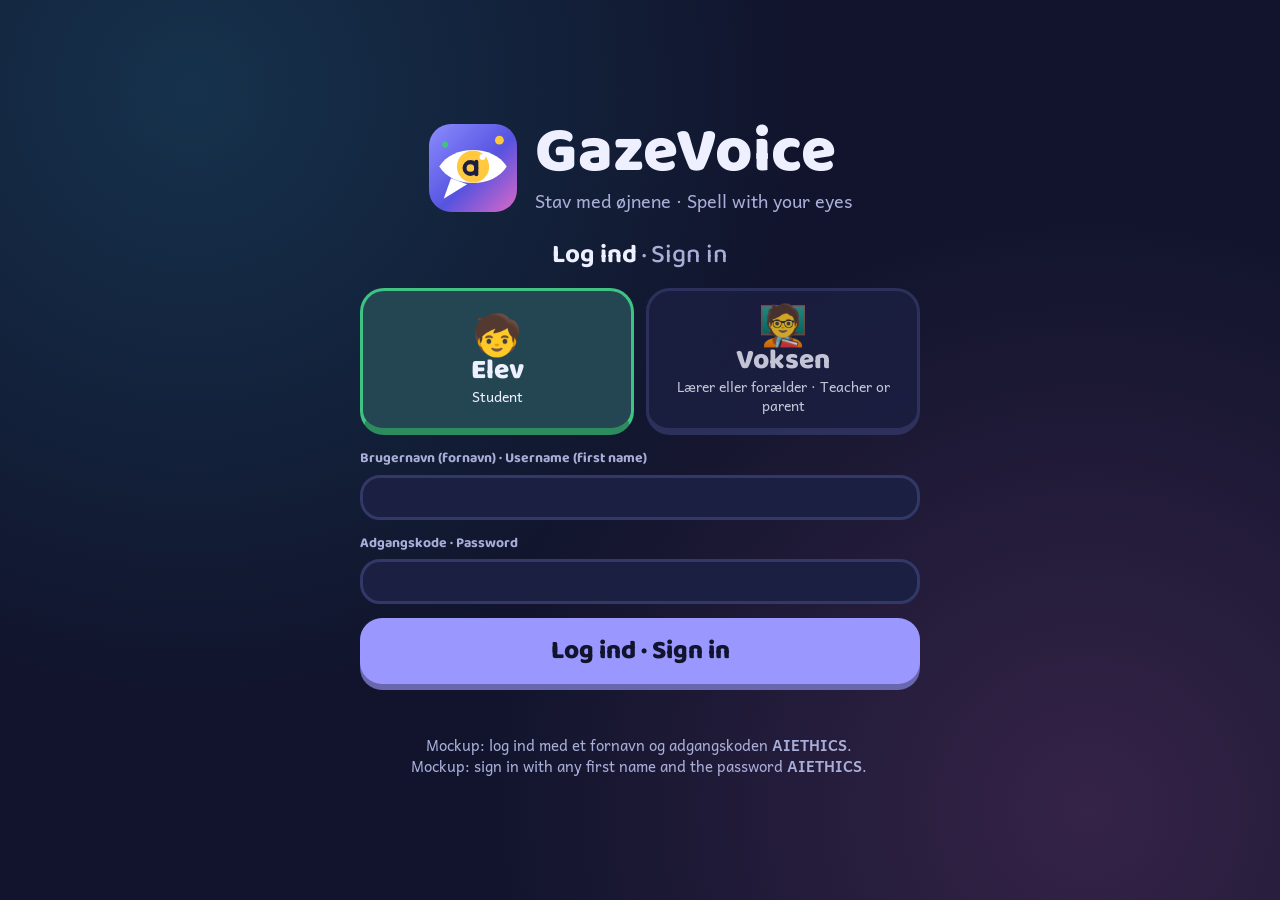
<file: index.html>
<!DOCTYPE html>
<html lang="da">
<head>
  <meta charset="UTF-8">
  <meta name="viewport" content="width=device-width, initial-scale=1, viewport-fit=cover">
  <title>GazeVoice AAC - Dansk & English Phonics Eye-Tracker Prototype</title>
  <!-- Progressive Web App: installable on phones/tablets and usable offline -->
  <link rel="manifest" href="manifest.webmanifest">
  <meta name="theme-color" content="#11142C">
  <link rel="icon" href="icon.svg" type="image/svg+xml">
  <link rel="icon" href="icon-192.png" type="image/png" sizes="192x192">
  <link rel="apple-touch-icon" href="apple-touch-icon.png">
  <meta name="apple-mobile-web-app-capable" content="yes">
  <meta name="mobile-web-app-capable" content="yes">
  <meta name="apple-mobile-web-app-status-bar-style" content="black-translucent">
  <meta name="apple-mobile-web-app-title" content="GazeVoice">
  <!-- Fonts are stored in the app itself: works offline and sends nothing to Google -->
  <link rel="stylesheet" href="fonts.css">
  <style>
    /* Layout: one-screen tablet board. Adult controls on top, then quick words, the sentence,
       the word being spelled, a calm rest band, the letter keys and the spacebar. */
    :root {
      /* Mørk Navy (default) */
      --bg: #11142C; --surface: #1B1F42; --surface-2: #232852; --ink: #EEF0FF; --ink-soft: #A9AED8; --line: #323867;
      --brand: #9A98FF; --brand-ink: #11142C; --on-sun: #1B1F45;
      --sun: #FFC83D; --coral: #FF7B6B; --leaf: #3FC383; --aqua: #2BB8E0; --berry: #DA69C6; --violet: #8C8CFF;
      --key-ink: #EEF0FF; --tint-amt: 24%; --fill-amt: 50%;
      --rest: #16362E; --rest-ink: #97E0BF; --gaze: #B3B1FF; --gaze-rest: #6FE0A9; --blend: #DA69C6;
      --shadow: 0 1px 0 rgba(0,0,0,.3), 0 12px 30px -12px rgba(0,0,0,.65);
      --font-display: "Baloo 2", "Trebuchet MS", system-ui, sans-serif;
      --font-letter: "Andika", "Verdana", system-ui, sans-serif;
      color-scheme: dark;
    }
    body.theme-light-contrast {
      --bg: #EDF2FF; --surface: #FFFFFF; --surface-2: #F4F6FF; --ink: #1B1F45; --ink-soft: #5B6090; --line: #D8DEF6;
      --brand: #5653E0; --brand-ink: #FFFFFF;
      --key-ink: #1B1F45; --tint-amt: 30%; --fill-amt: 80%;
      --rest: #DDF4E9; --rest-ink: #2D6B53; --gaze: #5653E0; --gaze-rest: #2FA672; --blend: #B4489F;
      --shadow: 0 1px 0 rgba(27,31,69,.06), 0 10px 28px -12px rgba(27,31,69,.28);
      color-scheme: light;
    }
    body.theme-yellow-black {
      --bg: #000000; --surface: #000000; --surface-2: #111111; --ink: #FFFF00; --ink-soft: #FFF59A; --line: #FFFF00;
      --brand: #FFFF00; --brand-ink: #000000; --on-sun: #000000;
      --sun: #FFFF00; --coral: #FFFF00; --leaf: #FFFF00; --aqua: #FFFF00; --berry: #FFFF00; --violet: #FFFF00;
      --key-ink: #FFFF00; --tint-amt: 0%; --fill-amt: 38%;
      --rest: #04233D; --rest-ink: #8FD8FF; --gaze: #FFFF00; --gaze-rest: #8FD8FF; --blend: #38BDF8;
      --shadow: none;
      color-scheme: dark;
    }
    /* Chart line colour per theme (checked for contrast against each theme's surface) */
    :root { --chart: #8C89FA; }
    body.theme-light-contrast { --chart: #5653E0; }
    body.theme-yellow-black { --chart: #FFFF00; }
    body.theme-sensory-calm { --chart: #2DB683; }
    body.theme-sensory-calm {
      --bg: #131C19; --surface: #1D2D27; --surface-2: #22372F; --ink: #ECFDF5; --ink-soft: #A7F3D0; --line: #2D453B;
      --brand: #34D399; --brand-ink: #0B1F17; --on-sun: #1F3B33;
      --sun: #C9B87A; --coral: #5FAE8F; --leaf: #5FAE8F; --aqua: #5FAE8F; --berry: #5FAE8F; --violet: #5FAE8F;
      --key-ink: #ECFDF5; --tint-amt: 22%; --fill-amt: 48%;
      --rest: #162420; --rest-ink: #A7F3D0; --gaze: #34D399; --gaze-rest: #A7F3D0; --blend: #F59E0B;
      --shadow: 0 10px 26px -14px rgba(0,0,0,.6);
      color-scheme: dark;
    }

    *, *::before, *::after { box-sizing: border-box; }
    html, body { height: 100%; overscroll-behavior: none; }
    [hidden] { display: none !important; }
    body {
      margin: 0; background: var(--bg); color: var(--ink);
      font-family: var(--font-letter); font-size: 16px; line-height: 1.4;
      -webkit-user-select: none; user-select: none; -webkit-tap-highlight-color: transparent;
      transition: background-color .2s;
    }
    button, input, select { font: inherit; color: inherit; }
    button { background: none; border: 0; padding: 0; margin: 0; cursor: pointer; }
    :focus-visible { outline: 4px solid var(--brand); outline-offset: 3px; }
    svg { display: block; }

    .app {
      min-height: 100%; display: flex; flex-direction: column; gap: 8px;
      max-width: 1320px; margin: 0 auto;
      padding-block: calc(env(safe-area-inset-top, 0px) + 12px) calc(env(safe-area-inset-bottom, 0px) + 12px);
      padding-left: max(16px, env(safe-area-inset-left, 0px)); padding-right: max(16px, env(safe-area-inset-right, 0px));
    }
    .app > * { flex: none; }

    /* ---------- Dwell (everything the eyes can choose fills up from the bottom) ---------- */
    .gaze-target { --p: 0; position: relative; isolation: isolate; overflow: hidden; touch-action: manipulation; }
    .gaze-target::before {
      content: ""; position: absolute; inset: 0; z-index: -1; pointer-events: none;
      background: var(--dwell-fill, color-mix(in srgb, var(--brand) 24%, transparent));
      transform: scaleY(var(--p)); transform-origin: 50% 100%;
    }
    .gaze-target.is-dwelling { box-shadow: 0 0 0 4px var(--gaze), 0 12px 26px -8px color-mix(in srgb, var(--gaze) 55%, transparent); }
    .pop-anim { animation: popPulse .32s cubic-bezier(.175,.885,.32,1.275); }
    @keyframes popPulse { 0% { transform: scale(.96); } 50% { transform: scale(1.07); } 100% { transform: scale(1); } }

    /* ---------- Gaze dot (mouse = eyes) ---------- */
    #gazeReticle {
      position: fixed; left: -200px; top: -200px; width: 88px; height: 88px; z-index: 9999;
      transform: translate(-50%, -50%); pointer-events: none; opacity: 0; transition: opacity .2s;
    }
    #gazeReticle.show { opacity: 1; }
    #gazeReticle svg { width: 100%; height: 100%; overflow: visible; }
    #gazeReticle .g-bg { fill: color-mix(in srgb, var(--gaze) 12%, transparent); stroke: color-mix(in srgb, var(--gaze) 35%, transparent); stroke-width: 3; }
    #gazeReticle .g-ring { fill: none; stroke: var(--gaze); stroke-width: 8; stroke-linecap: round; stroke-dasharray: 100; stroke-dashoffset: 100; transform: rotate(-90deg); transform-origin: 50% 50%; }
    #gazeReticle .g-core { position: absolute; left: 50%; top: 50%; width: 14px; height: 14px; margin: -7px 0 0 -7px; border-radius: 50%; background: var(--gaze); box-shadow: 0 0 0 3px var(--surface); transition: transform .2s, background .2s; }
    #gazeReticle.resting .g-core { background: var(--gaze-rest); transform: scale(1.5); }
    #gazeReticle.resting .g-bg { fill: color-mix(in srgb, var(--gaze-rest) 16%, transparent); stroke: color-mix(in srgb, var(--gaze-rest) 40%, transparent); }
    #gazeReticle.resting .g-ring { stroke-dashoffset: 100 !important; }

    /* ---------- Top bar (adult controls) ---------- */
    .topbar { display: flex; align-items: center; gap: 10px; flex-wrap: wrap; min-height: 44px; }
    .brand { display: flex; align-items: center; gap: 10px; font-family: var(--font-display); font-weight: 800; font-size: 22px; margin-right: 4px; }
    .brand svg { width: 38px; height: 38px; }
    .pill {
      display: inline-flex; align-items: center; gap: 8px; height: 40px; padding: 0 14px; border-radius: 999px;
      background: var(--surface); border: 2px solid var(--line); color: var(--ink);
      font-family: var(--font-display); font-weight: 600; font-size: 15px; white-space: nowrap;
    }
    .pill select { appearance: none; -webkit-appearance: none; background: transparent; border: 0; padding: 0 2px; font-family: var(--font-display); font-weight: 700; font-size: 15px; color: var(--ink); cursor: pointer; }
    .pill select:focus-visible { outline: none; }
    .pill:focus-within { outline: 4px solid var(--brand); outline-offset: 2px; }
    .pill select option { color: #11142C; background: #FFFFFF; }
    .pill .caret-down { opacity: .6; font-size: 11px; }
    .flag svg { width: 24px; height: 16px; border-radius: 3px; }
    .seg { display: inline-flex; background: var(--surface); border: 2px solid var(--line); border-radius: 999px; padding: 3px; gap: 2px; }
    .seg button { height: 30px; padding: 0 12px; border-radius: 999px; font-family: var(--font-display); font-weight: 600; font-size: 14px; color: var(--ink-soft); white-space: nowrap; }
    .seg button[aria-pressed="true"] { background: var(--brand); color: var(--brand-ink); }
    .spacer { flex: 1; }
    .pill svg.ico { width: 20px; height: 20px; }

    /* ---------- Quick words (Kerneord) ---------- */
    .quick-row { display: flex; gap: 8px; align-items: stretch; }
    .quick { flex: 1; min-width: 0; display: grid; grid-template-columns: repeat(auto-fit, minmax(100px, 1fr)); gap: 8px; }
    .qbtn {
      --tint: color-mix(in srgb, var(--hue) var(--tint-amt), var(--surface));
      --dwell-fill: color-mix(in srgb, var(--hue) var(--fill-amt), var(--surface));
      min-height: 56px; border-radius: 18px; background: var(--tint); border: 3px solid var(--hue); color: var(--key-ink);
      display: flex; align-items: center; justify-content: center; gap: 8px; padding: 4px 8px;
      font-family: var(--font-display); font-weight: 800; font-size: clamp(15px, 1.5vw, 19px); letter-spacing: .03em; line-height: 1.1;
    }
    .qbtn .emo { font-size: 1.35em; line-height: 1; }
    .edit-quick {
      flex: none; min-height: 56px; padding: 4px 14px; border-radius: 18px; border: 2px dashed var(--line); color: var(--ink-soft);
      display: flex; align-items: center; gap: 6px; font-family: var(--font-display); font-weight: 700; font-size: 14px;
      --dwell-fill: color-mix(in srgb, var(--brand) 24%, var(--surface));
    }

    /* ---------- Sentence bar (Sætning) ---------- */
    .sentence { display: flex; align-items: center; gap: 12px; background: var(--surface); border-radius: 22px; padding: 8px 8px 8px 18px; box-shadow: var(--shadow); min-height: 64px; }
    .label { flex: none; font-family: var(--font-display); font-weight: 700; font-size: 13px; letter-spacing: .09em; text-transform: uppercase; color: var(--ink-soft); }
    .sentence-words { flex: 1; min-width: 0; display: flex; flex-wrap: wrap; align-items: center; gap: 8px; }
    .sentence-empty { font-size: 18px; color: var(--ink-soft); }
    .wchip { display: inline-flex; align-items: center; gap: 6px; padding: 3px 14px; border-radius: 14px; background: var(--surface-2); border: 2px solid var(--line); font-weight: 700; font-size: 24px; line-height: 1.3; }
    .wchip .emo { font-size: .9em; }
    .wchip.new { animation: drop .4s cubic-bezier(.3,1.5,.6,1); }
    .wchip.speaking { background: color-mix(in srgb, var(--sun) 45%, var(--surface)); border-color: var(--sun); }
    .sentence-actions { flex: none; display: flex; gap: 8px; }

    .btn { display: inline-flex; align-items: center; justify-content: center; gap: 10px; min-height: 52px; padding: 8px 18px; border-radius: 18px; font-family: var(--font-display); font-weight: 700; font-size: 18px; line-height: 1.1; text-align: center; }
    .btn svg { width: 24px; height: 24px; flex: none; }
    .btn .emo { font-size: 20px; line-height: 1; }
    .btn.soft { background: var(--surface-2); border: 2px solid var(--line); color: var(--ink); --dwell-fill: color-mix(in srgb, var(--brand) 24%, var(--surface)); }
    .btn.ghost { background: transparent; border: 2px solid var(--line); color: var(--ink-soft); }
    .btn.primary { background: var(--brand); color: var(--brand-ink); box-shadow: 0 6px 0 color-mix(in srgb, var(--brand) 68%, #000); --dwell-fill: color-mix(in srgb, var(--brand) 62%, var(--ink)); }
    body.theme-yellow-black .btn.primary { --dwell-fill: #FFFFFF; box-shadow: none; }
    .btn.big { min-height: 66px; padding: 10px 24px; border-radius: 22px; font-size: clamp(19px, 2.1vw, 26px); font-weight: 800; }
    .btn.big svg { width: 34px; height: 34px; }

    /* ---------- Word card ---------- */
    .wordcard { display: grid; grid-template-columns: minmax(0, 1fr) auto; gap: 16px; background: var(--surface); border-radius: 26px; padding: 12px 14px 12px 18px; box-shadow: var(--shadow); }
    .word-col { min-width: 0; display: flex; flex-direction: column; gap: 6px; }
    .word-line { display: flex; align-items: center; gap: 14px; min-width: 0; }
    .word-emoji { flex: none; width: 56px; height: 56px; border-radius: 16px; display: grid; place-items: center; font-size: 32px; background: var(--surface-2); border: 2px solid var(--line); }
    .word { flex: 1; min-width: 0; display: flex; align-items: flex-end; flex-wrap: wrap; gap: 0 .05em; min-height: calc(1.1em + 18px); font-weight: 700; font-size: clamp(38px, 7vh, 76px); line-height: 1.1; letter-spacing: .02em; }
    .word-empty { align-self: center; font-size: clamp(17px, .34em, 24px); font-weight: 400; color: var(--ink-soft); letter-spacing: 0; font-style: italic; }
    .seg1, .pair { position: relative; display: inline-flex; padding: 0 .02em 18px; border-radius: 14px; transition: background .15s; }
    .seg1::after { content: ""; position: absolute; left: 50%; bottom: 3px; width: 12px; height: 12px; margin-left: -6px; border-radius: 50%; background: var(--ink-soft); transition: transform .15s, background .15s; }
    .pair { background: color-mix(in srgb, var(--blend) 16%, transparent); }
    .pair::after { content: ""; position: absolute; left: 12%; right: 12%; bottom: 6px; height: 6px; border-radius: 3px; background: var(--blend); }
    body:not(.mode-phonics) .seg1::after { display: none; }
    body:not(.mode-phonics) .seg1 { padding-bottom: 4px; }
    .lit { background: color-mix(in srgb, var(--sun) 45%, transparent) !important; }
    .lit::after { background: var(--coral) !important; transform: scale(1.35); }
    .ch { display: inline-block; }
    .ch.new { animation: drop .4s cubic-bezier(.3,1.6,.6,1); }
    .caret { align-self: center; width: 5px; height: .85em; margin: 0 0 6px .08em; border-radius: 3px; background: var(--brand); animation: blink 1.1s steps(1) infinite; }
    @keyframes blink { 50% { opacity: 0; } }
    @keyframes drop { from { transform: translateY(-.5em) scale(.6); opacity: 0; } to { transform: none; opacity: 1; } }
    .phonemes { flex: none; align-self: center; max-width: 40%; font-family: var(--font-display); font-weight: 700; font-size: 15px; line-height: 1.2; padding: 6px 12px; border-radius: 14px; color: var(--ink); background: color-mix(in srgb, var(--blend) 14%, var(--surface)); border: 2px solid color-mix(in srgb, var(--blend) 60%, var(--line)); }
    .phonemes .ipa-list { font-family: var(--font-letter); font-weight: 700; }
    .ideas { display: flex; align-items: center; flex-wrap: wrap; gap: 8px 12px; }
    .ideas-row { display: flex; flex-wrap: wrap; gap: 8px; min-width: 0; min-height: 48px; align-items: center; }
    .ideas-none { font-size: 15px; color: var(--ink-soft); font-style: italic; }
    .idea { display: inline-flex; align-items: center; gap: 8px; min-height: 48px; padding: 4px 16px; border-radius: 16px; background: var(--surface-2); border: 2px solid var(--line); font-size: 21px; font-weight: 700; --dwell-fill: color-mix(in srgb, var(--leaf) 40%, var(--surface)); }
    .idea b { color: var(--brand); }
    .word-actions { display: flex; flex-direction: column; gap: 10px; width: clamp(230px, 27vw, 330px); }
    .word-actions .big { flex: 1; }

    /* ---------- Rest zone ---------- */
    .rest { display: flex; align-items: center; justify-content: center; gap: 12px; flex-wrap: wrap; min-height: 46px; padding: 4px 16px; border-radius: 999px; background: var(--rest); color: var(--rest-ink); border: 2px dashed color-mix(in srgb, var(--rest-ink) 35%, transparent); font-family: var(--font-display); font-weight: 600; font-size: 17px; transition: background .4s; text-align: center; }
    .rest-face { font-size: 22px; line-height: 1; animation: breathe 4s ease-in-out infinite; }
    .rest-badge { font-size: 12px; font-weight: 700; padding: 2px 10px; border-radius: 999px; border: 1.5px solid color-mix(in srgb, var(--rest-ink) 45%, transparent); }
    .rest-desc { font-family: var(--font-letter); font-weight: 400; font-size: 13px; opacity: .85; }
    .rest.is-resting { background: color-mix(in srgb, var(--rest) 70%, var(--gaze-rest)); }
    .rest.is-resting .rest-badge { background: var(--rest-ink); color: var(--rest); }
    @keyframes breathe { 50% { transform: scale(1.2); } }

    /* ---------- Letter keys ---------- */
    .keyboard { --cols: 10; --rows: 3; flex: 1 1 auto; display: grid; grid-template-columns: repeat(var(--cols), minmax(0, 1fr)); grid-template-rows: repeat(var(--rows), minmax(var(--row-min, 62px), 1fr)); gap: 9px; }
    .key {
      --tint: color-mix(in srgb, var(--hue) var(--tint-amt), var(--surface));
      --dwell-fill: color-mix(in srgb, var(--hue) var(--fill-amt), var(--surface));
      min-width: 0; display: flex; flex-direction: column; align-items: center; justify-content: center; gap: 2px; padding: 0 2px;
      background: var(--tint); color: var(--key-ink); border: 3px solid var(--hue); border-bottom-width: 8px; border-bottom-color: color-mix(in srgb, var(--hue) 72%, #000); border-radius: 22px;
      transition: transform .15s ease;
    }
    .key.is-dwelling { transform: translateY(-3px); }
    .key .glyph { font-weight: 700; font-size: clamp(26px, min(4.2vw, 5.6vh), 58px); line-height: 1; }
    .keyboard.starter .key .glyph { font-size: clamp(40px, min(8vw, 10vh), 96px); }
    .key-sub { display: flex; align-items: center; justify-content: center; gap: 5px; line-height: 1; max-width: 100%; min-width: 0; }
    .key .pic { font-size: clamp(15px, 2.4vh, 26px); line-height: 1; }
    .keyboard.starter .key .pic { font-size: clamp(22px, 4vh, 40px); }
    .key .hint { font-size: clamp(11px, 1.6vh, 15px); opacity: .82; white-space: nowrap; overflow: hidden; text-overflow: ellipsis; min-width: 0; }
    .key.vowel::after { content: ""; position: absolute; top: 8px; right: 8px; width: 9px; height: 9px; border-radius: 50%; background: var(--key-ink); opacity: .35; }
    .key.del { font-family: var(--font-display); font-weight: 700; font-size: 16px; }
    .key.del svg { width: clamp(28px, 3.4vw, 40px); height: auto; }

    .spacebar {
      --hue: var(--ink-soft);
      --tint: color-mix(in srgb, var(--hue) var(--tint-amt), var(--surface));
      --dwell-fill: color-mix(in srgb, var(--brand) var(--fill-amt), var(--surface));
      width: 100%; min-height: 54px; display: flex; align-items: center; justify-content: center; gap: 12px;
      background: var(--tint); color: var(--key-ink); border: 3px solid var(--line); border-bottom-width: 7px; border-radius: 20px;
      font-family: var(--font-display); font-weight: 800; font-size: clamp(15px, 1.6vw, 19px); letter-spacing: .1em; text-transform: uppercase;
    }
    .spacebar .space-glyph { font-size: 26px; line-height: 1; letter-spacing: 0; }

    /* ---------- Toast (sound blends and spoken words) ---------- */
    .toast {
      position: fixed; left: 50%; top: calc(env(safe-area-inset-top, 0px) + 10px); z-index: 80;
      display: flex; align-items: center; gap: 12px; max-width: calc(100% - 32px);
      padding: 9px 20px 9px 10px; border-radius: 999px; background: var(--ink); color: var(--bg); box-shadow: var(--shadow);
      font-family: var(--font-display); font-weight: 600; font-size: 17px; line-height: 1.25;
      opacity: 0; transform: translate(-50%, -16px); transition: opacity .25s, transform .25s; pointer-events: none;
    }
    .toast.show { opacity: 1; transform: translate(-50%, 0); }
    .toast .toast-ico { flex: none; width: 36px; height: 36px; border-radius: 50%; display: grid; place-items: center; background: var(--sun); color: var(--on-sun); font-size: 18px; }
    .toast-badge { flex: none; font-size: 11px; font-weight: 700; letter-spacing: .08em; text-transform: uppercase; padding: 2px 8px; border-radius: 999px; border: 1.5px solid currentColor; opacity: .75; }

    /* ---------- Dialogs ---------- */
    .scrim { position: fixed; inset: 0; z-index: 95; background: rgba(0,0,0,.6); display: flex; align-items: center; justify-content: center; padding: 16px; }
    .scrim.drawer-scrim { justify-content: flex-end; padding: 0; }
    .dialog { width: min(560px, 100%); max-height: calc(100% - 16px); overflow-y: auto; background: var(--surface); color: var(--ink); border: 2px solid var(--line); border-radius: 26px; box-shadow: var(--shadow); padding: 22px; display: flex; flex-direction: column; gap: 18px; -webkit-user-select: text; user-select: text; }
    .dialog.wide { width: min(760px, 100%); }
    .drawer { width: min(440px, 100%); height: 100%; max-height: none; border-radius: 0; border-width: 0 0 0 2px;
      padding-block: calc(env(safe-area-inset-top, 0px) + 20px) calc(env(safe-area-inset-bottom, 0px) + 22px);
      padding-left: 22px; padding-right: max(22px, env(safe-area-inset-right, 0px)); }
    .dialog-head { display: flex; align-items: center; justify-content: space-between; gap: 12px; }
    .dialog h2 { margin: 0; font-family: var(--font-display); font-weight: 800; font-size: 26px; line-height: 1.1; }
    .close-x { width: 44px; height: 44px; border-radius: 14px; font-size: 26px; line-height: 1; color: var(--ink-soft); border: 2px solid var(--line); }
    .dialog p.help { margin: 0; font-size: 14px; color: var(--ink-soft); }
    .set-group { display: flex; flex-direction: column; gap: 8px; }
    .set-group h3 { margin: 0; font-family: var(--font-display); font-weight: 700; font-size: 13px; letter-spacing: .09em; text-transform: uppercase; color: var(--ink-soft); }
    .seg.wide { display: flex; flex-wrap: wrap; border-radius: 16px; }
    .seg.wide button { flex: 1 1 auto; height: auto; min-height: 44px; padding: 6px 12px; border-radius: 12px; font-size: 15px; }
    .range-row { display: flex; align-items: center; gap: 14px; }
    .range-row input { flex: 1; accent-color: var(--brand); height: 28px; }
    .range-val { min-width: 52px; text-align: right; font-family: var(--font-display); font-weight: 800; font-size: 20px; font-variant-numeric: tabular-nums; }
    .check-card { display: flex; align-items: center; justify-content: space-between; gap: 14px; padding: 12px 14px; border-radius: 16px; background: var(--surface-2); border: 2px solid var(--line); }
    .check-card b { display: block; font-family: var(--font-display); font-size: 16px; }
    .check-card span.help { display: block; font-size: 13px; color: var(--ink-soft); }
    .check-card input[type="checkbox"] { width: 24px; height: 24px; accent-color: var(--brand); flex: none; cursor: pointer; }
    .btn.rec { background: #E11D48; color: #FFFFFF; border: 0; min-height: 44px; font-size: 15px; white-space: nowrap; }
    .dialog-foot { display: flex; align-items: center; justify-content: space-between; gap: 10px; flex-wrap: wrap; padding-top: 4px; border-top: 2px solid var(--line); padding-top: 14px; }
    .link-danger { color: var(--coral); font-weight: 700; font-size: 14px; text-decoration: underline; }
    body.theme-yellow-black .link-danger { color: var(--ink); }

    .field-row { display: flex; gap: 8px; }
    .field-row input { min-width: 0; height: 46px; padding: 0 12px; border-radius: 14px; border: 2px solid var(--line); background: var(--surface-2); color: var(--ink); font-weight: 700; }
    .field-row input#newWordInput { flex: 1; text-transform: uppercase; }
    .field-row input#newEmojiInput { width: 84px; text-align: center; }
    .list { display: flex; flex-direction: column; gap: 6px; }
    .list-row { display: flex; align-items: center; justify-content: space-between; gap: 10px; padding: 8px 10px; border-radius: 14px; background: var(--surface-2); border: 2px solid var(--line); font-weight: 700; }
    .list-row.recording { border-color: #F43F5E; }
    .list-row .who { display: flex; align-items: center; gap: 12px; min-width: 0; }
    .list-row .big-letter { width: 44px; text-align: center; font-size: 22px; font-weight: 800; flex: none; }
    .list-row .ipa { width: 64px; flex: none; color: var(--blend); }
    .list-row .muted { color: var(--ink-soft); font-weight: 400; font-size: 14px; white-space: nowrap; overflow: hidden; text-overflow: ellipsis; }
    .list-row .tools { display: flex; align-items: center; gap: 6px; flex: none; }
    .mini-btn { min-width: 40px; height: 36px; padding: 0 10px; border-radius: 10px; font-weight: 800; font-size: 14px; border: 2px solid var(--line); color: var(--ink); }
    .mini-btn.rec { background: #E11D48; border-color: #E11D48; color: #FFFFFF; }
    .mini-btn.rec.on { animation: pulse 1s ease-in-out infinite; }
    .mini-btn.del { color: var(--coral); }
    .mini-btn:disabled { opacity: .35; cursor: default; }
    .status-chip { font-size: 12px; font-weight: 700; padding: 3px 10px; border-radius: 999px; background: var(--surface); border: 1.5px solid var(--line); color: var(--ink-soft); white-space: nowrap; max-width: 180px; overflow: hidden; text-overflow: ellipsis; }
    .status-chip.ok { color: var(--leaf); border-color: color-mix(in srgb, var(--leaf) 60%, var(--line)); }
    @keyframes pulse { 50% { opacity: .55; } }

    /* ---------- Student and supervisor modes ---------- */
    body.role-student .supervisor-only { display: none !important; }
    body:not(.role-student) .student-only { display: none !important; }
    .lock-btn { color: var(--ink-soft); }
    @media (max-width: 1199px) { .topbar .pill .lbl { display: none; } }

    .role-screen {
      position: fixed; inset: 0; z-index: 90; overflow-y: auto; display: flex;
      background:
        radial-gradient(circle at 15% 10%, color-mix(in srgb, var(--aqua) 18%, transparent), transparent 45%),
        radial-gradient(circle at 85% 90%, color-mix(in srgb, var(--berry) 18%, transparent), transparent 45%),
        var(--bg);
      padding-block: calc(env(safe-area-inset-top, 0px) + 20px) calc(env(safe-area-inset-bottom, 0px) + 20px);
      padding-left: max(16px, env(safe-area-inset-left, 0px)); padding-right: max(16px, env(safe-area-inset-right, 0px));
    }
    .role-inner { width: min(900px, 100%); margin: auto; display: flex; flex-direction: column; align-items: center; gap: 24px; text-align: center; }
    .role-brand { display: flex; align-items: center; gap: 18px; text-align: left; }
    .role-brand svg { width: 88px; height: 88px; flex: none; }
    .role-brand h1 { margin: 0; font-family: var(--font-display); font-weight: 800; font-size: clamp(40px, 6vw, 64px); line-height: .95; }
    .role-brand p { margin: 4px 0 0; color: var(--ink-soft); font-size: 18px; }
    .role-q { margin: 0; font-family: var(--font-display); font-weight: 700; font-size: 26px; text-wrap: balance; }
    .role-q span { color: var(--ink-soft); font-weight: 500; }
    .role-cards { display: grid; grid-template-columns: repeat(2, minmax(0, 1fr)); gap: 20px; width: 100%; }
    .role-card {
      --tint: color-mix(in srgb, var(--hue) var(--tint-amt), var(--surface));
      --dwell-fill: color-mix(in srgb, var(--hue) var(--fill-amt), var(--surface));
      background: var(--tint); color: var(--key-ink); border: 4px solid var(--hue); border-bottom-width: 10px; border-bottom-color: color-mix(in srgb, var(--hue) 72%, #000);
      border-radius: 32px; padding: 24px 18px; min-height: 240px; display: flex; flex-direction: column; align-items: center; justify-content: center; gap: 6px;
    }
    .role-emo { font-size: 64px; line-height: 1; }
    .role-name { font-family: var(--font-display); font-weight: 800; font-size: 40px; line-height: 1; margin-top: 6px; }
    .role-sub { font-size: 18px; }
    .role-meta { font-size: 15px; opacity: .85; }
    .role-note { margin: 0; max-width: 62ch; font-size: 15px; color: var(--ink-soft); text-wrap: balance; }

    .role-step { width: 100%; display: flex; flex-direction: column; align-items: center; gap: 24px; }
    .name-step { width: 100%; display: flex; flex-direction: column; align-items: center; gap: 18px; }
    .name-back { align-self: flex-start; }
    .name-emo { font-size: 56px; line-height: 1; }
    .recent-names { display: grid; grid-template-columns: repeat(auto-fit, minmax(180px, 1fr)); gap: 12px; width: 100%; }
    .name-btn {
      --tint: color-mix(in srgb, var(--hue) var(--tint-amt), var(--surface));
      --dwell-fill: color-mix(in srgb, var(--hue) var(--fill-amt), var(--surface));
      min-height: 84px; padding: 8px 16px; border-radius: 24px; background: var(--tint); color: var(--key-ink);
      border: 3px solid var(--hue); border-bottom-width: 7px; border-bottom-color: color-mix(in srgb, var(--hue) 72%, #000);
      font-family: var(--font-display); font-weight: 800; font-size: 28px; line-height: 1.1; overflow-wrap: anywhere;
    }
    .name-form { display: flex; gap: 10px; width: min(560px, 100%); }
    .name-input { flex: 1; min-width: 0; height: 64px; padding: 0 20px; border-radius: 20px; border: 3px solid var(--line); background: var(--surface); color: var(--ink); font-size: 24px; font-weight: 700; -webkit-user-select: text; user-select: text; }
    .name-input:focus { border-color: var(--brand); outline: none; }
    .name-form .btn { min-height: 64px; }
    .name-error { margin: 0; min-height: 1.4em; color: var(--coral); font-weight: 700; }
    body.theme-yellow-black .name-error { color: var(--ink); }
    .who-pill { color: var(--ink); max-width: 220px; overflow: hidden; text-overflow: ellipsis; }
    @media (max-width: 1199px) { body.role-supervisor .who-pill { display: none; } }
    .dash-filter { display: flex; align-items: center; gap: 10px; flex-wrap: wrap; }
    .dash-filter label { font-family: var(--font-display); font-weight: 700; font-size: 13px; letter-spacing: .09em; text-transform: uppercase; color: var(--ink-soft); }
    .dash-filter select { height: 44px; padding: 0 12px; border-radius: 14px; border: 2px solid var(--line); background: var(--surface-2); color: var(--ink); font-family: var(--font-display); font-weight: 700; font-size: 16px; }

    .dialog.dash { width: min(1100px, 100%); }
    .live-card { display: flex; flex-direction: column; gap: 10px; padding: 14px 16px; border-radius: 20px; background: var(--surface-2); border: 2px solid var(--line); }
    .live-head { display: flex; align-items: center; gap: 10px; flex-wrap: wrap; }
    .live-head b { font-family: var(--font-display); font-size: 18px; }
    .live-dot { width: 12px; height: 12px; border-radius: 50%; background: var(--ink-soft); flex: none; }
    .live-dot.on { background: var(--leaf); box-shadow: 0 0 0 4px color-mix(in srgb, var(--leaf) 30%, transparent); animation: pulse 1.6s ease-in-out infinite; }
    .live-sentence { display: flex; flex-wrap: wrap; gap: 8px; align-items: center; min-height: 48px; }
    .live-sentence .wchip.now { border-color: var(--brand); }
    .live-sentence .caret { height: 1em; margin: 0 0 0 4px; }
    .dash-grid { display: grid; grid-template-columns: repeat(auto-fit, minmax(130px, 1fr)); gap: 10px; }
    .tile { padding: 12px 14px; border-radius: 18px; background: var(--surface-2); border: 2px solid var(--line); }
    .tile .num { display: block; font-family: var(--font-display); font-weight: 800; font-size: 34px; line-height: 1.1; font-variant-numeric: tabular-nums; }
    .tile .lbl { display: block; font-size: 13px; color: var(--ink-soft); }
    .dash-cols { display: grid; grid-template-columns: minmax(0, 1.3fr) minmax(0, 1fr); gap: 18px; }
    .table-wrap { overflow-x: auto; }
    .day-table { width: 100%; border-collapse: collapse; font-variant-numeric: tabular-nums; font-size: 15px; }
    .day-table th, .day-table td { padding: 7px 8px; text-align: right; border-bottom: 1.5px solid var(--line); white-space: nowrap; }
    .day-table th:first-child, .day-table td:first-child { text-align: left; }
    .day-table th { font-family: var(--font-display); font-size: 12px; letter-spacing: .06em; text-transform: uppercase; color: var(--ink-soft); }
    .day-table tr.today td { font-weight: 700; }
    .top-words { display: flex; flex-wrap: wrap; gap: 8px; align-content: flex-start; }
    .top-words .wchip { font-size: 18px; }
    .top-words .count { font-size: 13px; color: var(--ink-soft); font-weight: 700; }
    .log { max-height: 300px; overflow-y: auto; border-radius: 16px; border: 2px solid var(--line); }
    .log-row { display: grid; grid-template-columns: 76px 28px minmax(0, 1fr); gap: 8px; align-items: center; padding: 7px 12px; border-bottom: 1.5px solid var(--line); font-size: 15px; }
    .log-row:last-child { border-bottom: 0; }
    .log-row time { color: var(--ink-soft); font-variant-numeric: tabular-nums; font-size: 13px; }
    .empty-note { padding: 14px; margin: 0; color: var(--ink-soft); font-style: italic; }
    .foot-actions { display: flex; gap: 8px; flex-wrap: wrap; }
    @media (max-width: 800px) { .dash-cols { grid-template-columns: minmax(0, 1fr); } }
    @media (max-width: 640px) {
      .role-cards { grid-template-columns: minmax(0, 1fr); }
      .role-card { min-height: 170px; }
      .role-emo { font-size: 48px; }
      .role-brand svg { width: 64px; height: 64px; }
      .name-form { flex-direction: column; }
      .name-btn { font-size: 24px; min-height: 72px; }
    }

    /* ---------- Pause (students) ---------- */
    .pause-btn { --dwell-fill: color-mix(in srgb, var(--sun) 45%, var(--surface)); border-color: color-mix(in srgb, var(--sun) 60%, var(--line)); }
    .pause-overlay {
      position: fixed; inset: 0; z-index: 85; display: flex; flex-direction: column; align-items: center; justify-content: center; gap: 18px; text-align: center;
      background: color-mix(in srgb, var(--bg) 94%, transparent); -webkit-backdrop-filter: blur(8px); backdrop-filter: blur(8px);
      padding: 24px max(16px, env(safe-area-inset-right, 0px)) 24px max(16px, env(safe-area-inset-left, 0px));
    }
    .pause-ico { font-size: 56px; line-height: 1; }
    .pause-title { margin: 0; font-family: var(--font-display); font-weight: 800; font-size: clamp(36px, 6vw, 56px); }
    .pause-sub { margin: 0; color: var(--ink-soft); font-size: 18px; max-width: 46ch; }
    .wake-btn {
      --hue: var(--leaf);
      --tint: color-mix(in srgb, var(--hue) var(--tint-amt), var(--surface));
      --dwell-fill: color-mix(in srgb, var(--hue) var(--fill-amt), var(--surface));
      width: min(300px, 70vw); max-width: 100%; aspect-ratio: 1; border-radius: 50%; background: var(--tint); color: var(--key-ink); border: 6px solid var(--hue);
      display: flex; flex-direction: column; align-items: center; justify-content: center; gap: 6px; font-family: var(--font-display); font-weight: 800; font-size: 30px;
    }
    .wake-btn .big-ico { font-size: 64px; line-height: 1; }

    /* ---------- Teacher view: supervisors observe instead of using the board ---------- */
    body.role-supervisor .app, body.role-supervisor #gazeReticle { display: none !important; }
    .teacher {
      min-height: 100%; max-width: 1320px; margin: 0 auto; display: flex; flex-direction: column; gap: 16px;
      padding-block: calc(env(safe-area-inset-top, 0px) + 14px) calc(env(safe-area-inset-bottom, 0px) + 28px);
      padding-left: max(16px, env(safe-area-inset-left, 0px)); padding-right: max(16px, env(safe-area-inset-right, 0px));
      -webkit-user-select: text; user-select: text;
    }
    .t-top { display: flex; align-items: center; gap: 10px; flex-wrap: wrap; }
    .t-title { margin: 0 0 0 4px; font-family: var(--font-display); font-weight: 800; font-size: 26px; line-height: 1.1; }
    .t-intro { margin: 0; color: var(--ink-soft); font-size: 16px; }
    .t-grid { display: grid; grid-template-columns: repeat(auto-fill, minmax(270px, 1fr)); gap: 14px; }
    .s-card {
      text-align: left; display: flex; flex-direction: column; gap: 10px; padding: 16px 18px; border-radius: 22px;
      background: var(--surface); border: 2px solid var(--line); box-shadow: var(--shadow); color: var(--ink); transition: border-color .15s, transform .15s;
    }
    .s-card:hover { border-color: var(--brand); transform: translateY(-2px); }
    .s-head { display: flex; align-items: center; justify-content: space-between; gap: 10px; }
    .s-name { font-family: var(--font-display); font-weight: 800; font-size: 24px; line-height: 1.1; overflow-wrap: anywhere; }
    .s-status { flex: none; display: inline-flex; align-items: center; gap: 6px; font-family: var(--font-display); font-weight: 700; font-size: 13px; padding: 3px 10px; border-radius: 999px; border: 1.5px solid var(--line); color: var(--ink-soft); white-space: nowrap; }
    .s-status.live { color: var(--leaf); border-color: color-mix(in srgb, var(--leaf) 60%, var(--line)); }
    .s-status.paused { color: var(--sun); border-color: color-mix(in srgb, var(--sun) 60%, var(--line)); }
    .s-status.resting { color: var(--aqua); border-color: color-mix(in srgb, var(--aqua) 60%, var(--line)); }
    .s-status .live-dot { width: 8px; height: 8px; box-shadow: none; }
    .s-live { margin: 0; font-weight: 700; font-size: 20px; padding: 8px 12px; border-radius: 14px; background: var(--surface-2); overflow-wrap: anywhere; }
    .s-live .caret { display: inline-block; height: .9em; vertical-align: -2px; margin: 0 0 0 3px; }
    .s-stats { display: flex; gap: 14px; flex-wrap: wrap; font-size: 14px; color: var(--ink-soft); font-variant-numeric: tabular-nums; }
    .s-stats b { color: var(--ink); font-family: var(--font-display); font-size: 20px; }
    .s-flag { align-self: flex-start; font-size: 13px; font-weight: 700; padding: 3px 10px; border-radius: 999px; background: color-mix(in srgb, var(--sun) 22%, var(--surface)); color: var(--ink); }
    .t-panel { display: flex; flex-direction: column; gap: 18px; background: var(--surface); border-radius: 26px; padding: 20px; box-shadow: var(--shadow); }
    .t-detail-head { display: flex; align-items: center; gap: 12px; flex-wrap: wrap; }
    .t-detail-head h2 { margin: 0; font-family: var(--font-display); font-weight: 800; font-size: 32px; line-height: 1.1; overflow-wrap: anywhere; }
    .insights { display: grid; grid-template-columns: repeat(auto-fit, minmax(280px, 1fr)); gap: 10px; }
    .insight { display: flex; gap: 12px; padding: 12px 14px; border-radius: 18px; background: var(--surface-2); border: 2px solid var(--line); }
    .insight .i-ico { flex: none; width: 40px; height: 40px; border-radius: 12px; display: grid; place-items: center; font-size: 20px; background: var(--surface); }
    .insight.good .i-ico { background: color-mix(in srgb, var(--leaf) 25%, var(--surface)); }
    .insight.note .i-ico { background: color-mix(in srgb, var(--sun) 32%, var(--surface)); }
    .insight b { font-family: var(--font-display); font-size: 16px; }
    .insight p { margin: 2px 0 0; font-size: 14px; }
    .insight .tip { color: var(--ink-soft); }
    .notes { width: 100%; min-height: 150px; resize: vertical; padding: 12px 14px; border-radius: 16px; border: 2px solid var(--line); background: var(--surface-2); color: var(--ink); font: inherit; font-size: 16px; }
    .t-foot { display: flex; align-items: center; justify-content: space-between; gap: 10px; flex-wrap: wrap; }
    .board-select { height: 44px; padding: 0 12px; border-radius: 12px; border: 2px solid var(--line); background: var(--surface-2); color: var(--ink); font-family: var(--font-display); font-weight: 700; font-size: 16px; }
    @media (max-width: 640px) { .t-top .pill .lbl { display: none; } .t-detail-head h2 { font-size: 26px; } }

    /* ---------- Sign in ---------- */
    .login { width: min(560px, 100%); display: flex; flex-direction: column; gap: 14px; text-align: left; }
    .login .role-q { text-align: center; }
    .login-roles { display: grid; grid-template-columns: repeat(2, minmax(0, 1fr)); gap: 12px; }
    .role-pick {
      --tint: color-mix(in srgb, var(--hue) var(--tint-amt), var(--surface));
      --dwell-fill: color-mix(in srgb, var(--hue) var(--fill-amt), var(--surface));
      display: flex; flex-direction: column; align-items: center; justify-content: center; gap: 2px; min-height: 118px; padding: 12px;
      border-radius: 24px; background: var(--surface); color: var(--key-ink); border: 3px solid var(--line); border-bottom-width: 7px; opacity: .8;
    }
    .role-pick[aria-checked="true"] { background: var(--tint); border-color: var(--hue); border-bottom-color: color-mix(in srgb, var(--hue) 72%, #000); opacity: 1; }
    .role-pick .role-emo { font-size: 40px; }
    .role-pick .role-name { font-size: 28px; margin-top: 2px; }
    .role-pick .role-sub { font-size: 14px; text-align: center; }
    .field { display: flex; flex-direction: column; gap: 6px; font-family: var(--font-display); font-weight: 700; font-size: 14px; color: var(--ink-soft); }
    .field .name-input { width: 100%; }
    .name-chips { display: flex; flex-wrap: wrap; gap: 8px; margin-top: -4px; }
    .name-chip { padding: 6px 14px; border-radius: 999px; border: 2px solid var(--line); background: var(--surface-2); color: var(--ink); font-family: var(--font-display); font-weight: 700; font-size: 15px; }
    .login-btn { width: 100%; }
    .login .role-note { text-align: center; }

    /* ---------- Teacher overview: students ranked by who needs help ---------- */
    .rank { display: flex; flex-direction: column; gap: 8px; }
    .rank-head, .rank-row { display: grid; grid-template-columns: 34px minmax(150px, 1.25fr) minmax(190px, 1.6fr) repeat(5, minmax(84px, 1fr)); gap: 10px; align-items: center; }
    .rank-head { padding: 0 16px; font-family: var(--font-display); font-weight: 700; font-size: 12px; letter-spacing: .06em; text-transform: uppercase; color: var(--ink-soft); }
    .rank-head span:nth-child(n+4) { text-align: right; }
    .rank-row { text-align: left; padding: 12px 16px; border-radius: 18px; background: var(--surface); border: 2px solid var(--line); color: var(--ink); transition: border-color .15s; }
    .rank-row:hover { border-color: var(--brand); }
    .rank-row.lvl-urgent { border-color: color-mix(in srgb, var(--coral) 70%, var(--line)); }
    .r-num { font-family: var(--font-display); font-weight: 800; font-size: 20px; color: var(--ink-soft); font-variant-numeric: tabular-nums; }
    .r-who { display: flex; flex-direction: column; align-items: flex-start; gap: 4px; min-width: 0; }
    .r-who .s-name { font-size: 21px; }
    .r-live { font-weight: 700; font-size: 15px; padding: 2px 8px; border-radius: 8px; background: var(--surface-2); overflow-wrap: anywhere; }
    .r-live .caret { display: inline-block; height: .9em; vertical-align: -2px; margin: 0 0 0 2px; }
    .r-level { display: flex; flex-direction: column; align-items: flex-start; gap: 4px; min-width: 0; }
    .r-why { font-size: 13px; color: var(--ink-soft); line-height: 1.3; }
    .r-kpi { display: flex; flex-direction: column; align-items: flex-end; gap: 1px; padding: 4px 6px; border-radius: 10px; font-variant-numeric: tabular-nums; text-align: right; }
    .r-kpi b { font-family: var(--font-display); font-size: 18px; }
    .r-kpi small { font-size: 12px; color: var(--ink-soft); }
    .r-kpi.flag { background: color-mix(in srgb, var(--sun) 22%, var(--surface)); }
    .r-kpi.flag.up b::before { content: "▲ "; font-size: 11px; vertical-align: 2px; }
    .r-kpi.flag.down b::before { content: "▼ "; font-size: 11px; vertical-align: 2px; }
    .r-kpi .k-label { font-size: 12px; color: var(--ink-soft); font-family: var(--font-display); font-weight: 700; }
    .lvl { display: inline-flex; align-items: center; gap: 4px; padding: 3px 10px; border-radius: 999px; font-family: var(--font-display); font-weight: 800; font-size: 14px; border: 2px solid var(--line); color: var(--ink); white-space: nowrap; }
    .lvl.urgent { background: color-mix(in srgb, var(--coral) 30%, var(--surface)); border-color: var(--coral); }
    .lvl.watch { background: color-mix(in srgb, var(--sun) 26%, var(--surface)); border-color: var(--sun); }
    .lvl.ok { background: color-mix(in srgb, var(--leaf) 22%, var(--surface)); border-color: var(--leaf); }
    .lvl.none { color: var(--ink-soft); }
    .s-status.stuck { color: var(--ink); border-color: var(--coral); background: color-mix(in srgb, var(--coral) 18%, var(--surface)); }
    .demo-tag { font-size: 11px; font-weight: 700; letter-spacing: .06em; text-transform: uppercase; padding: 1px 8px; border-radius: 999px; border: 1.5px dashed var(--ink-soft); color: var(--ink-soft); }
    .t-priority { display: flex; align-items: center; gap: 10px; flex-wrap: wrap; }
    .kpi-strip { display: grid; grid-template-columns: repeat(auto-fit, minmax(150px, 1fr)); gap: 10px; }
    .kpi-strip .r-kpi { align-items: flex-start; text-align: left; padding: 10px 12px; border-radius: 16px; background: var(--surface-2); border: 2px solid var(--line); }
    .kpi-strip .r-kpi.flag { border-color: var(--sun); background: color-mix(in srgb, var(--sun) 18%, var(--surface-2)); }
    .kpi-strip .r-kpi b { font-size: 24px; }

    /* ---------- Development charts ---------- */
    .chart-grid { display: grid; grid-template-columns: repeat(6, minmax(0, 1fr)); gap: 12px; }
    .chart-grid .chart-card { grid-column: span 2; }
    .chart-grid .chart-card:nth-child(n+4) { grid-column: span 3; }
    @media (max-width: 1080px) {
      .chart-grid { grid-template-columns: repeat(2, minmax(0, 1fr)); }
      .chart-grid .chart-card, .chart-grid .chart-card:nth-child(n+4) { grid-column: span 1; }
      .chart-grid .chart-card:last-child { grid-column: 1 / -1; }
    }
    .chart-card { margin: 0; display: flex; flex-direction: column; gap: 6px; padding: 12px 14px; border-radius: 18px; background: var(--surface-2); border: 2px solid var(--line); min-width: 0; }
    .chart-card figcaption { display: flex; flex-direction: column; gap: 1px; }
    .chart-card figcaption b { font-family: var(--font-display); font-size: 16px; }
    .chart-card figcaption span { font-size: 12.5px; color: var(--ink-soft); }
    .chart-wrap { position: relative; }
    svg.chart { width: 100%; height: auto; max-width: 100%; display: block; overflow: visible; touch-action: pan-y; }
    svg.chart:focus-visible { outline: 3px solid var(--brand); outline-offset: 2px; border-radius: 8px; }
    .c-grid { stroke: var(--line); stroke-width: 1; }
    .c-tick { fill: var(--ink-soft); font-size: 10.5px; font-family: var(--font-letter); }
    .c-end { fill: var(--ink); font-size: 11.5px; font-weight: 700; font-family: var(--font-display); }
    .c-line { fill: none; stroke: var(--chart); stroke-width: 2; stroke-linejoin: round; stroke-linecap: round; }
    .c-area { fill: var(--chart); fill-opacity: .1; stroke: none; }
    .c-dot { fill: var(--chart); stroke: var(--surface-2); stroke-width: 2; }
    .c-cross { stroke: var(--ink-soft); stroke-width: 1; }
    .c-hover { fill: var(--chart); stroke: var(--surface-2); stroke-width: 2; }
    .chart-tip { position: absolute; transform: translate(-50%, calc(-100% - 12px)); pointer-events: none; display: flex; flex-direction: column; gap: 1px; padding: 6px 10px; border-radius: 10px; background: var(--ink); color: var(--bg); font-size: 12px; white-space: nowrap; box-shadow: var(--shadow); z-index: 2; }
    .chart-tip strong { font-family: var(--font-display); font-size: 15px; }
    .chart-foot { margin: 0; font-size: 13px; color: var(--ink); }
    .chart-head { display: flex; align-items: center; justify-content: space-between; gap: 10px; flex-wrap: wrap; }
    .chart-head .btn { min-height: 38px; padding: 4px 14px; font-size: 14px; }

    .r-kpis { display: contents; }
    @media (max-width: 1080px) {
      .rank-head { display: none; }
      .rank-row { grid-template-columns: 30px minmax(0, 1fr); row-gap: 8px; }
      .rank-row .r-num { grid-column: 1; grid-row: 1 / span 2; align-self: start; }
      .rank-row .r-who { grid-column: 2; grid-row: 1; }
      .rank-row .r-level { grid-column: 2; grid-row: 2; }
      .rank-row .r-kpis { grid-column: 2; grid-row: 3; display: grid; grid-template-columns: repeat(5, minmax(0, 1fr)); gap: 8px; }
      .rank-row .r-kpi { align-items: flex-start; text-align: left; background: var(--surface-2); }
      .rank-row .r-kpi.flag { background: color-mix(in srgb, var(--sun) 22%, var(--surface)); }
      .rank-row .r-kpi::before { content: attr(data-label); font-size: 11.5px; line-height: 1.2; color: var(--ink-soft); font-family: var(--font-display); font-weight: 700; }
    }
    @media (max-width: 640px) {
      .rank-row { grid-template-columns: 26px minmax(0, 1fr); }
      .rank-row .r-kpis { grid-column: 1 / -1; grid-template-columns: repeat(2, minmax(0, 1fr)); }
      .rank-row .r-kpis .r-kpi:last-child { grid-column: 1 / -1; }
      .login-roles { gap: 8px; }
      .role-pick { min-height: 100px; }
      .chart-grid { grid-template-columns: minmax(0, 1fr); }
      .chart-grid .chart-card, .chart-grid .chart-card:nth-child(n+4), .chart-grid .chart-card:last-child { grid-column: auto; }
    }

    /* ---------- Narrower screens ---------- */
    @media (max-width: 1199px) and (min-width: 641px) {
      .edit-quick { width: 56px; padding: 0; justify-content: center; font-size: 22px; }
      .edit-quick .lbl { display: none; }
    }
    /* Shorter screens such as an iPad held sideways: tighten everything so the board fits without scrolling */
    @media (max-height: 760px) and (min-width: 641px) {
      .app { gap: 7px; padding-block: calc(env(safe-area-inset-top, 0px) + 8px) calc(env(safe-area-inset-bottom, 0px) + 8px); }
      .topbar { min-height: 38px; }
      .brand svg { width: 32px; height: 32px; }
      .pill { height: 36px; }
      .seg button { height: 28px; }
      .qbtn, .edit-quick { min-height: 50px; }
      .sentence { min-height: 54px; padding: 5px 6px 5px 16px; }
      .btn { min-height: 44px; }
      .wchip { font-size: 20px; }
      .wordcard { padding: 8px 12px 8px 16px; }
      .word { font-size: clamp(32px, 6vh, 60px); min-height: calc(1.1em + 14px); }
      .seg1, .pair { padding-bottom: 14px; }
      .seg1::after { width: 10px; height: 10px; margin-left: -5px; bottom: 2px; }
      .word-emoji { width: 46px; height: 46px; font-size: 26px; }
      .ideas-row, .idea { min-height: 42px; }
      .idea { font-size: 19px; }
      .btn.big { min-height: 54px; }
      .rest { min-height: 38px; font-size: 15px; }
      .spacebar { min-height: 44px; }
      .key .glyph { font-size: clamp(24px, min(4.2vw, 5vh), 58px); }
      .key .pic { font-size: clamp(15px, 2.3vh, 24px); }
    }
    @media (max-width: 900px) {
      .rest-desc { display: none; }
      .phonemes { max-width: 50%; }
    }
    @media (max-width: 640px) {
      .keyboard { gap: 7px; --row-min: 56px; }
      .key { border-radius: 16px; border-bottom-width: 6px; }
      .key .hint { display: none; }
      .key.vowel::after { top: 4px; right: 4px; width: 6px; height: 6px; }
      .topbar .seg, .brand span, .pill .dwell-label { display: none; }
      .quick-row { flex-direction: column; }
      .quick { grid-template-columns: repeat(4, minmax(0, 1fr)); }
      .qbtn { flex-direction: column; gap: 2px; min-height: 64px; font-size: 13px; }
      .edit-quick { min-height: 44px; justify-content: center; }
      .sentence { flex-wrap: wrap; padding: 10px 12px; }
      .sentence-words { flex-basis: 100%; order: 2; }
      .sentence-actions { order: 3; width: 100%; }
      .sentence-actions .btn { flex: 1; }
      .wordcard { grid-template-columns: minmax(0, 1fr); padding: 12px 14px; }
      .word-line { flex-wrap: wrap; }
      .word { flex: 1 1 auto; }
      .word-emoji { width: 46px; height: 46px; font-size: 26px; }
      .phonemes { order: 3; flex-basis: 100%; max-width: none; }
      .word-actions { flex-direction: row; width: 100%; }
      .word-actions .big { flex: 2; }
      .word-actions .soft { flex: 1; }
      .btn.big { min-height: 60px; padding: 10px 14px; }
      .list-row .muted, .status-chip { display: none; }
    }
    @media (prefers-reduced-motion: reduce) {
      *, *::before, *::after { animation: none !important; transition: none !important; }
    }
    body.theme-sensory-calm .pop-anim, body.theme-sensory-calm .new, body.theme-sensory-calm .rest-face { animation: none !important; }
  </style>
</head>
<body class="theme-default mode-phonics">

  <!-- Gaze dot: the mouse pointer stands in for where the child is looking -->
  <div id="gazeReticle" aria-hidden="true">
    <svg viewBox="0 0 100 100"><circle class="g-bg" cx="50" cy="50" r="42"/><circle id="cursorDwellCircle" class="g-ring" cx="50" cy="50" r="42" pathLength="100"/></svg>
    <span id="reticleCenterDot" class="g-core"></span>
  </div>

  <div class="app">
    <!-- Top bar: language, letter sound mode, dwell time, settings -->
    <header class="topbar">
      <div class="brand">
        <svg viewBox="0 0 120 120" aria-hidden="true">
          <defs><linearGradient id="gvGrad" x1="0" y1="0" x2="1" y2="1"><stop offset="0" stop-color="#8C8CFF"/><stop offset=".55" stop-color="#5653E0"/><stop offset="1" stop-color="#DA69C6"/></linearGradient></defs>
          <rect width="120" height="120" rx="30" fill="url(#gvGrad)"/>
          <circle cx="96" cy="22" r="6" fill="#FFC83D"/><circle cx="22" cy="28" r="4" fill="#3FC383"/>
          <path d="M14 58 C32 28 88 28 106 58 C88 88 32 88 14 58Z" fill="#FFFFFF"/><path d="M30 74 L20 102 L52 82 Z" fill="#FFFFFF"/>
          <circle cx="60" cy="58" r="22" fill="#FFC83D"/>
          <circle cx="56.5" cy="60" r="8" fill="none" stroke="#1B1F45" stroke-width="5.5"/><path d="M64.5 51.5v17" stroke="#1B1F45" stroke-width="5.5" stroke-linecap="round"/>
          <circle cx="73" cy="45" r="4" fill="#FFFFFF"/>
        </svg>
        <span>GazeVoice</span>
      </div>

      <label class="pill supervisor-only" title="Sprog / Language">
        <span class="flag" id="langFlag"></span>
        <select id="langSelect" aria-label="Sprog / Language">
          <option value="da" selected>Dansk</option>
          <option value="en">English</option>
        </select>
        <span class="caret-down" aria-hidden="true">▼</span>
      </label>

      <div class="seg supervisor-only" role="group" aria-label="Letter sound mode">
        <button type="button" class="gaze-target" id="btnModeLetter" data-mode="letter" aria-pressed="false">A B C</button>
        <button type="button" class="gaze-target" id="btnModePhonics" data-mode="phonics" aria-pressed="true">/æ/ /b/</button>
      </div>

      <label class="pill supervisor-only" title="Dwell">
        <span aria-hidden="true">⏳</span>
        <select id="dwellSelect" aria-label="Dwell time">
          <option value="500">0.5 s (Hurtig)</option>
          <option value="800" selected>0.8 s (Standard)</option>
          <option value="1200">1.2 s (Rolig)</option>
          <option value="1600">1.6 s (Langsom)</option>
          <option value="2000">2.0 s (Træning)</option>
        </select>
        <span class="caret-down" aria-hidden="true">▼</span>
      </label>

      <span class="spacer"></span>

      <span class="pill who-pill" id="whoPill" hidden></span>



      <button type="button" class="pill gaze-target supervisor-only" id="btnOpenSettings">
        <svg class="ico" viewBox="0 0 24 24" aria-hidden="true"><path d="M4 7h9M18 7h2M4 17h3M12 17h8" stroke="currentColor" stroke-width="2.2" stroke-linecap="round" fill="none"/><circle cx="15.5" cy="7" r="2.4" fill="none" stroke="currentColor" stroke-width="2.2"/><circle cx="9.5" cy="17" r="2.4" fill="none" stroke="currentColor" stroke-width="2.2"/></svg>
        <span class="lbl" id="settingsBtnLabel">Indstillinger</span>
      </button>

      <!-- Pause: blocks every selection until the student looks at Fortsæt for a while -->
      <button type="button" class="pill gaze-target pause-btn student-only" id="btnPause"><span aria-hidden="true">⏸</span><span id="pauseBtnLabel">Pause</span></button>

      <!-- Students see this to hand the app back: it opens the start screen -->
      <button type="button" class="pill lock-btn student-only" id="btnStudentLock"><span aria-hidden="true">🚪</span><span id="lockBtnLabel">Log ud</span></button>
    </header>

    <!-- Pinned customizable quick words (Kerneord) -->
    <div class="quick-row">
      <nav class="quick" id="quickWordsContainer" aria-label="Kerneord"></nav>
      <button type="button" class="edit-quick gaze-target supervisor-only" id="btnEditQuickWords"><span aria-hidden="true">✏️</span><span class="lbl" id="editQuickWordsLabel">Rediger Kerneord</span></button>
    </div>

    <!-- Sentence (finished words) -->
    <section class="sentence">
      <span class="label" id="sentenceLabel">Sætning</span>
      <div class="sentence-words" id="sentenceWords" aria-live="polite"></div>
      <div class="sentence-actions">
        <button type="button" class="btn soft gaze-target" id="btnSpeakWord">
          <svg viewBox="0 0 24 24" aria-hidden="true"><path d="M8 5v14l11-7z" fill="currentColor"/></svg><span id="btnSpeakAllLabel">Sig Alt</span>
        </button>
        <button type="button" class="btn ghost gaze-target" id="btnClear">
          <svg viewBox="0 0 24 24" aria-hidden="true"><path d="M6 6l12 12M18 6L6 18" stroke="currentColor" stroke-width="2.4" stroke-linecap="round"/></svg><span id="btnClearLabel">Ryd</span>
        </button>
      </div>
    </section>

    <!-- The word being spelled -->
    <section class="wordcard">
      <div class="word-col">
        <div class="word-line">
          <span class="word-emoji" id="wordEmoji" aria-hidden="true">💬</span>
          <div class="word" id="wordDisplay" aria-live="polite"></div>
          <div class="phonemes" id="phoneticBreakdown"><span id="phonemeLabel">Bogstavlyde:</span> <span class="ipa-list" id="phoneticSoundList">Ingen</span></div>
        </div>
        <div class="ideas">
          <span class="label" id="predictionsLabel">Ordforslag:</span>
          <div class="ideas-row" id="predictionsList"></div>
        </div>
      </div>
      <div class="word-actions">
        <button type="button" class="btn primary big gaze-target" id="btnReadWord">
          <svg viewBox="0 0 24 24" aria-hidden="true"><path d="M3.5 9v6h4l5 4.5v-15L7.5 9z" fill="currentColor"/><path d="M15.5 8.5a5 5 0 0 1 0 7M18.2 5.8a8.8 8.8 0 0 1 0 12.4" fill="none" stroke="currentColor" stroke-width="2.2" stroke-linecap="round"/></svg>
          <span id="btnReadWordLabel">Læs ordet højt</span>
        </button>
        <button type="button" class="btn soft gaze-target" id="btnSoundOut">
          <svg viewBox="0 0 24 24" aria-hidden="true"><circle cx="5" cy="9" r="2.4" fill="currentColor"/><circle cx="12" cy="9" r="2.4" fill="currentColor"/><circle cx="19" cy="9" r="2.4" fill="currentColor"/><path d="M4 15c3 4 13 4 16 0" stroke="currentColor" stroke-width="2.2" fill="none" stroke-linecap="round"/><path d="M17.5 13.2l2.6 1.6-1 2.9" stroke="currentColor" stroke-width="2.2" fill="none" stroke-linecap="round" stroke-linejoin="round"/></svg>
          <span id="btnSoundOutLabel">Lydord</span>
        </button>
      </div>
    </section>

    <!-- Eye rest & thinking zone: dwell is switched off here -->
    <section class="rest" id="restZone">
      <span class="rest-face" aria-hidden="true">💤</span>
      <span id="restZoneTitle">Hvile- &amp; Tænkezone</span>
      <span class="rest-badge" id="restStatusBadge">Sikker Zone (Ingen klik)</span>
      <span class="rest-desc" id="restZoneDesc">Placer øjenblikket her for at hvile øjnene, tænke eller lytte uden at aktivere knapper.</span>
    </section>

    <!-- Letter keys (Back key is added at the end) -->
    <div class="keyboard" id="gridContainer" role="group" aria-label="Bogstaver"></div>

    <!-- Accessible full-width spacebar -->
    <button type="button" class="spacebar gaze-target" id="btnSpacebar"><span class="space-glyph" aria-hidden="true">␣</span><span id="spacebarLabel">MELLEMRUM (Nyt Ord i Sætning)</span></button>
  </div>

  <!-- Start screen: who is using the app? -->
  <div class="role-screen" id="roleScreen">
    <div class="role-inner">
      <div class="role-brand">
        <svg viewBox="0 0 120 120" aria-hidden="true">
          <defs><linearGradient id="gvGradRole" x1="0" y1="0" x2="1" y2="1"><stop offset="0" stop-color="#8C8CFF"/><stop offset=".55" stop-color="#5653E0"/><stop offset="1" stop-color="#DA69C6"/></linearGradient></defs>
          <rect width="120" height="120" rx="30" fill="url(#gvGradRole)"/>
          <circle cx="96" cy="22" r="6" fill="#FFC83D"/><circle cx="22" cy="28" r="4" fill="#3FC383"/>
          <path d="M14 58 C32 28 88 28 106 58 C88 88 32 88 14 58Z" fill="#FFFFFF"/><path d="M30 74 L20 102 L52 82 Z" fill="#FFFFFF"/>
          <circle cx="60" cy="58" r="22" fill="#FFC83D"/>
          <circle cx="56.5" cy="60" r="8" fill="none" stroke="#1B1F45" stroke-width="5.5"/><path d="M64.5 51.5v17" stroke="#1B1F45" stroke-width="5.5" stroke-linecap="round"/>
          <circle cx="73" cy="45" r="4" fill="#FFFFFF"/>
        </svg>
        <div>
          <h1>GazeVoice</h1>
          <p>Stav med øjnene · Spell with your eyes</p>
        </div>
      </div>
      <!-- Sign in: who you are, username and password (mockup: any first name + AIETHICS) -->
      <form class="login" id="loginForm" autocomplete="off" novalidate>
        <h2 class="role-q">Log ind <span>· Sign in</span></h2>
        <div class="login-roles" role="radiogroup" aria-label="Jeg er · I am">
          <button type="button" class="role-pick gaze-target" id="roleStudent" data-role="student" role="radio" aria-checked="true" style="--hue: var(--leaf)">
            <span class="role-emo" aria-hidden="true">🧒</span><span class="role-name">Elev</span><span class="role-sub">Student</span>
          </button>
          <button type="button" class="role-pick gaze-target" id="roleSupervisor" data-role="supervisor" role="radio" aria-checked="false" style="--hue: var(--violet)">
            <span class="role-emo" aria-hidden="true">🧑‍🏫</span><span class="role-name">Voksen</span><span class="role-sub">Lærer eller forælder · Teacher or parent</span>
          </button>
        </div>
        <label class="field" for="loginName">Brugernavn (fornavn) · Username (first name)
          <input type="text" id="loginName" class="name-input" maxlength="30" autocomplete="username" autocapitalize="words" spellcheck="false">
        </label>
        <div class="name-chips" id="recentNames" aria-label="Navne brugt før · Names used before"></div>
        <label class="field" for="loginPassword">Adgangskode · Password
          <input type="password" id="loginPassword" class="name-input" maxlength="40" autocomplete="current-password" autocapitalize="characters" spellcheck="false">
        </label>
        <button type="submit" class="btn primary big login-btn" id="btnLogin">Log ind · Sign in</button>
        <p class="name-error" id="loginError" role="alert"></p>
        <p class="role-note">Mockup: log ind med et fornavn og adgangskoden <b>AIETHICS</b>.<br>Mockup: sign in with any first name and the password <b>AIETHICS</b>.</p>
      </form>
    </div>
  </div>

  <!-- Teacher / parent view: observe every student (supervisors do not use the board) -->
  <section class="teacher" id="teacherView" hidden>
    <header class="t-top">
      <div class="brand">
        <svg viewBox="0 0 120 120" aria-hidden="true">
          <defs><linearGradient id="gvGradTeacher" x1="0" y1="0" x2="1" y2="1"><stop offset="0" stop-color="#8C8CFF"/><stop offset=".55" stop-color="#5653E0"/><stop offset="1" stop-color="#DA69C6"/></linearGradient></defs>
          <rect width="120" height="120" rx="30" fill="url(#gvGradTeacher)"/>
          <circle cx="96" cy="22" r="6" fill="#FFC83D"/><circle cx="22" cy="28" r="4" fill="#3FC383"/>
          <path d="M14 58 C32 28 88 28 106 58 C88 88 32 88 14 58Z" fill="#FFFFFF"/><path d="M30 74 L20 102 L52 82 Z" fill="#FFFFFF"/>
          <circle cx="60" cy="58" r="22" fill="#FFC83D"/>
          <circle cx="56.5" cy="60" r="8" fill="none" stroke="#1B1F45" stroke-width="5.5"/><path d="M64.5 51.5v17" stroke="#1B1F45" stroke-width="5.5" stroke-linecap="round"/>
          <circle cx="73" cy="45" r="4" fill="#FFFFFF"/>
        </svg>
        <span>GazeVoice</span>
      </div>
      <h1 class="t-title" id="tTitle">Elevoversigt</h1>
      <span class="spacer"></span>
      <span class="pill" id="tWho" hidden></span>
      <button type="button" class="pill" id="tBtnSettings"><span aria-hidden="true">⚙️</span><span class="lbl" id="tBtnSettingsLabel">Tavlens indstillinger</span></button>
      <button type="button" class="pill" id="tBtnQuick"><span aria-hidden="true">✏️</span><span class="lbl" id="tBtnQuickLabel">Kerneord</span></button>
      <button type="button" class="pill" id="tBtnSwitch"><span aria-hidden="true">🚪</span><span class="lbl" id="tBtnSwitchLabel">Log ud</span></button>
    </header>

    <!-- All students -->
    <div class="t-panel" id="tOverview">
      <p class="t-intro" id="tIntro"></p>
      <div class="rank" id="tRank"></div>
      <div class="t-foot">
        <span class="help" id="tPrivacy"></span>
        <div class="foot-actions">
          <button type="button" class="btn soft" id="tBtnDemo">Indlæs eksempeldata</button>
          <button type="button" class="btn ghost" id="tBtnClearAll">Slet al historik</button>
        </div>
      </div>
    </div>

    <!-- One student -->
    <div class="t-panel" id="tDetail" hidden>
      <div class="t-detail-head">
        <button type="button" class="btn ghost" id="tBtnBack">← Alle elever</button>
        <h2 id="tName"></h2>
        <span id="tStatus"></span>
        <span class="spacer"></span>
        <button type="button" class="btn soft" id="tBtnCsv">⬇ Hent CSV</button>
      </div>
      <div class="t-priority" id="tPriority"></div>
      <div class="set-group"><h3 id="tKpiTitle">I dag sammenlignet med normalt</h3><div class="kpi-strip" id="tKpis"></div></div>
      <section class="set-group" aria-labelledby="tChartsTitle">
        <div class="chart-head"><h3 id="tChartsTitle">Udvikling (14 dage)</h3><button type="button" class="btn ghost" id="tBtnChartTable" aria-expanded="false" aria-controls="tChartTableWrap">Vis som tabel</button></div>
        <div class="chart-grid" id="tCharts"></div>
        <div class="table-wrap" id="tChartTableWrap" hidden><table class="day-table" id="tChartTable"></table></div>
      </section>
      <section class="live-card" aria-live="polite">
        <div class="live-head"><b id="tLiveTitle">Lige nu</b><span class="help" id="tLiveWhen"></span></div>
        <div class="live-sentence" id="tLive"></div>
      </section>
      <div class="set-group"><h3 id="tTodayTitle">I dag</h3><div class="dash-grid" id="tTiles"></div></div>
      <div class="set-group"><h3 id="tInsightsTitle">Observationer og forslag</h3><div class="insights" id="tInsights"></div><p class="help" id="tInsightsNote"></p></div>
      <div class="dash-cols">
        <div class="set-group"><h3 id="tWeekTitle">Seneste 7 dage</h3><div class="table-wrap"><table class="day-table" id="tWeek"></table></div></div>
        <div class="set-group">
          <h3 id="tTopTitle">Mest brugte ord (30 dage)</h3><div class="top-words" id="tTop"></div>
          <h3 id="tOwnTitle">Ord stavet selv (7 dage)</h3><div class="top-words" id="tOwn"></div>
          <h3 id="tWrongTitle">Ord der ikke blev genkendt (7 dage)</h3><div class="top-words" id="tWrong"></div>
        </div>
      </div>
      <div class="dash-cols">
        <div class="set-group">
          <h3 id="tNotesTitle">Noter om eleven</h3>
          <textarea class="notes" id="tNotes" aria-labelledby="tNotesTitle"></textarea>
          <p class="help" id="tNotesSaved" aria-live="polite"></p>
        </div>
        <div class="set-group"><h3 id="tLogTitle">Aktivitet</h3><div class="log" id="tLog"></div></div>
      </div>
      <div class="t-foot">
        <span class="help" id="tDetailPrivacy"></span>
        <button type="button" class="btn ghost" id="tBtnClearOne">Slet elevens historik</button>
      </div>
    </div>
  </section>

  <!-- Pause screen for students -->
  <div class="pause-overlay" id="pauseOverlay" hidden>
    <span class="pause-ico" aria-hidden="true">⏸️</span>
    <h2 class="pause-title" id="pauseTitle">Pause</h2>
    <p class="pause-sub" id="pauseSub">Tavlen holder pause.</p>
    <button type="button" class="wake-btn gaze-target" id="btnWake"><span class="big-ico" aria-hidden="true">▶</span><span id="wakeLabel">Fortsæt</span></button>
    <p class="pause-sub" id="wakeHint"></p>
  </div>

  <!-- Blend / spoken-word notification -->
  <div class="toast" id="blendBanner" role="status" aria-live="polite">
    <span class="toast-ico" aria-hidden="true">✨</span>
    <span id="blendText">Lydsammenfald opdaget!</span>
    <span class="toast-badge" id="blendBadge">Fonetik</span>
  </div>

  <!-- Quick words editor -->
  <div class="scrim" id="quickWordsModal" hidden>
    <div class="dialog" role="dialog" aria-modal="true" aria-labelledby="modalQWTitle">
      <div class="dialog-head">
        <h2><span aria-hidden="true">⚡</span> <span id="modalQWTitle">Rediger Faste Kerneord</span></h2>
        <button type="button" class="close-x" id="btnCloseQuickWords" aria-label="Luk">&times;</button>
      </div>
      <p class="help" id="modalQWDesc">Tilføj ord som barnet kan sige hurtigt med et enkelt blik.</p>
      <div class="field-row">
        <input type="text" id="newWordInput" placeholder="Nyt ord (f.eks. VAND)" aria-label="Nyt ord">
        <input type="text" id="newEmojiInput" placeholder="Emoji 💧" aria-label="Emoji">
        <button type="button" class="btn primary" id="btnAddQuickWord">Tilføj</button>
      </div>
      <div class="set-group">
        <h3 id="currentQWLabel">Nuværende Kerneord</h3>
        <div class="list" id="quickWordsEditList"></div>
      </div>
      <div class="dialog-foot">
        <button type="button" class="link-danger" id="btnResetQuickWords">Nulstil til Standard</button>
        <button type="button" class="btn primary" id="btnSaveQuickWords">Gem &amp; Luk</button>
      </div>
    </div>
  </div>

  <!-- Settings drawer -->
  <div class="scrim drawer-scrim" id="settingsModal" hidden>
    <div class="dialog drawer" role="dialog" aria-modal="true" aria-labelledby="settingsModalTitle">
      <div class="dialog-head">
        <h2 id="settingsModalTitle">Indstillinger for Øjenstyring</h2>
        <button type="button" class="close-x" id="btnCloseSettings" aria-label="Luk">&times;</button>
      </div>

      <div class="set-group">
        <h3>Tavlen for eleverne</h3>
        <div class="seg wide" role="group" aria-label="Sprog">
          <button type="button" data-board-lang="da" aria-pressed="true">Dansk</button>
          <button type="button" data-board-lang="en" aria-pressed="false">English</button>
        </div>
        <div class="seg wide" role="group" aria-label="Bogstavlyd">
          <button type="button" data-board-mode="phonics" aria-pressed="true">Bogstavlyd (/æ/)</button>
          <button type="button" data-board-mode="letter" aria-pressed="false">Bogstavnavn (A)</button>
        </div>
        <label class="help" for="boardDwell">Kiggetid (hvor længe eleven skal kigge for at vælge)</label>
        <select id="boardDwell" class="board-select">
          <option value="500">0.5 s (Hurtig)</option>
          <option value="800">0.8 s (Standard)</option>
          <option value="1200">1.2 s (Rolig)</option>
          <option value="1600">1.6 s (Langsom)</option>
          <option value="2000">2.0 s (Træning)</option>
        </select>
      </div>

      <div class="set-group">
        <h3 id="layoutSettingLabel">Tastaturopsætning</h3>
        <div class="seg wide" role="group">
          <button type="button" class="layout-btn" data-layout="alphabet" aria-pressed="true">Alfabet (A-Å)</button>
          <button type="button" class="layout-btn" data-layout="phonics-order" aria-pressed="false">Lydrækkefølge</button>
          <button type="button" class="layout-btn" data-layout="starter" aria-pressed="false">Start (Store mål)</button>
        </div>
        <p class="help" id="layoutSettingHint">Alfabetisk rækkefølge med Æ, Ø, Å.</p>
      </div>

      <div class="set-group">
        <h3 id="themeLabel">Tema</h3>
        <div class="seg wide" role="group">
          <button type="button" class="theme-btn" data-theme="theme-default" aria-pressed="true">Mørk Navy</button>
          <button type="button" class="theme-btn" data-theme="theme-yellow-black" aria-pressed="false">Høj Kontrast Gul/Sort</button>
          <button type="button" class="theme-btn" data-theme="theme-light-contrast" aria-pressed="false">Klar Lys Kontrast</button>
          <button type="button" class="theme-btn" data-theme="theme-sensory-calm" aria-pressed="false">Rolig Mint</button>
        </div>
        <p class="help">Gule taster er vokaler.</p>
      </div>

      <div class="set-group">
        <h3 id="pitchLabel">Stemmetone (Pitch)</h3>
        <div class="range-row"><input type="range" id="pitchSlider" min="0.8" max="1.6" step="0.1" value="1.15" aria-label="Pitch"><span class="range-val" id="pitchVal">1.15</span></div>
        <p class="help" id="pitchHint">Lysere tone lyder venligere for børn.</p>
      </div>

      <div class="set-group">
        <h3 id="rateLabel">Talehastighed (Rate)</h3>
        <div class="range-row"><input type="range" id="rateSlider" min="0.6" max="1.2" step="0.05" value="0.85" aria-label="Rate"><span class="range-val" id="rateVal">0.85</span></div>
        <p class="help" id="rateHint">Rolig hastighed hjælper fonetisk forståelse.</p>
      </div>

      <label class="check-card" for="toggleBlending">
        <span><b id="autoBlendTitle">Automatisk Lydsammenfald (Blends)</b><span class="help" id="autoBlendDesc">Bogstaver smelter sammen til lyde (f.eks. H+V = /v/, E+J = /aɪ/)</span></span>
        <input type="checkbox" id="toggleBlending" checked>
      </label>

      <div class="check-card">
        <span><b id="recordSettingTitle">Optag egne lyde</b><span class="help" id="recordSettingDesc">Optag rene bogstavlyde (f.eks. /j/) med mikrofonen. Optagelser bruges i stedet for computerstemmen.</span></span>
        <button type="button" class="btn rec" id="btnOpenRecord">🎙️ <span id="btnOpenRecordLabel">Optag lyde</span></button>
      </div>

      <div class="set-group">
        <h3 id="studentSectionTitle">Bruger</h3>
        <div class="foot-actions">
          <button type="button" class="btn soft" id="btnSwitchRole">🚪 Log ud</button>
        </div>
        <p class="help">Indstillingerne her gemmes på enheden og bruges også i elev-tilstand.</p>
      </div>

      <div class="dialog-foot" style="margin-top:auto">
        <span></span>
        <button type="button" class="btn primary" id="btnSaveSettings">Færdig</button>
      </div>
    </div>
  </div>

  <!-- Record own sounds -->
  <div class="scrim" id="recordModal" hidden>
    <div class="dialog wide" role="dialog" aria-modal="true" aria-labelledby="recordModalTitle">
      <div class="dialog-head">
        <h2><span aria-hidden="true">🎙️</span> <span id="recordModalTitle">Optag egne lyde</span></h2>
        <button type="button" class="close-x" id="btnCloseRecord" aria-label="Luk">&times;</button>
      </div>
      <p class="help" id="recordModalDesc"></p>
      <div class="list" id="recordList"></div>
      <div class="dialog-foot">
        <span></span>
        <button type="button" class="btn primary" id="btnDoneRecord">Færdig</button>
      </div>
    </div>
  </div>

  <script>
    /* =====================================================================
       1. MULTI-LANGUAGE DICTIONARIES (DANISH 🇩🇰 & ENGLISH 🇬🇧)
       ===================================================================== */
    /*
      `sound` is the text sent to the browser's speech engine (Web Speech API).
      The engine treats vowel-less strings like "j" or "ss" as abbreviations and
      spells them out with letter names ("jod", "æs æs"). So every consonant is
      paired with a short "ø" to make a pronounceable syllable (J -> "jø").
      "ø" is used instead of "e" because "be", "de", "pe", "te", "ve", "ge" are
      the Danish letter NAMES. For a pure sound with no vowel, record your own
      in Settings -> "Optag egne lyde"; recordings always win over this text.
    */
    const danishPhonics = {
      'A': { sound: 'a', ipa: '/æ/', word: 'Abe', icon: '🐒' },
      'B': { sound: 'bø', ipa: '/b/', word: 'Bold', icon: '⚽' },
      'C': { sound: 'sø', ipa: '/s/', word: 'Cykel', icon: '🚲' },
      'D': { sound: 'dø', ipa: '/d/', word: 'Delfin', icon: '🐬' },
      'E': { sound: 'e', ipa: '/e/', word: 'Elefant', icon: '🐘' },
      'F': { sound: 'fø', ipa: '/f/', word: 'Fisk', icon: '🐟' },
      'G': { sound: 'gø', ipa: '/ɡ/', word: 'Gris', icon: '🐷' },
      'H': { sound: 'hø', ipa: '/h/', word: 'Hest', icon: '🐴' },
      'I': { sound: 'i', ipa: '/i/', word: 'Is', icon: '🍦' },
      'J': { sound: 'jø', ipa: '/j/', word: 'Jordbær', icon: '🍓' },
      'K': { sound: 'kø', ipa: '/k/', word: 'Kat', icon: '🐱' },
      'L': { sound: 'lø', ipa: '/l/', word: 'Løve', icon: '🦁' },
      'M': { sound: 'mø', ipa: '/m/', word: 'Mus', icon: '🐭' },
      'N': { sound: 'nø', ipa: '/n/', word: 'Næsehorn', icon: '🪺' },
      'O': { sound: 'o', ipa: '/o/', word: 'Ost', icon: '🧀' },
      'P': { sound: 'pø', ipa: '/p/', word: 'Pære', icon: '🍐' },
      'Q': { sound: 'kø', ipa: '/k/', word: 'Quiz', icon: '❓' },
      'R': { sound: 'rø', ipa: '/ʁ/', word: 'Ræv', icon: '🦊' },
      'S': { sound: 'sø', ipa: '/s/', word: 'Sol', icon: '☀️' },
      'T': { sound: 'tø', ipa: '/t/', word: 'Tog', icon: '🚂' },
      'U': { sound: 'u', ipa: '/u/', word: 'Ugle', icon: '🦉' },
      'V': { sound: 'vø', ipa: '/v/', word: 'Vand', icon: '💧' },
      'W': { sound: 'vø', ipa: '/v/', word: 'Weekend', icon: '🏖️' },
      'X': { sound: 'øks', ipa: '/ks/', word: 'Xylofon', icon: '🎵' },
      'Y': { sound: 'y', ipa: '/y/', word: 'Yoghurt', icon: '🥣' },
      'Z': { sound: 'sø', ipa: '/s/', word: 'Zebra', icon: '🦓' },
      // Danish Special Vowels:
      'Æ': { sound: 'æ', ipa: '/ɛː/', word: 'Æble', icon: '🍎' },
      'Ø': { sound: 'ø', ipa: '/øː/', word: 'Øje', icon: '👁️' },
      'Å': { sound: 'å', ipa: '/ɔː/', word: 'Ål', icon: '🐟' }
    };

    const danishBlends = {
      'HV': { spoken: 'vø', ipa: '/v/', label: 'Stumt H i HV (/v/)', sample: 'hval, hvad', icon: '🐋' },
      'HJ': { spoken: 'jø', ipa: '/j/', label: 'Stumt H i HJ (/j/)', sample: 'hjul, hjerte', icon: '❤️' },
      'EJ': { spoken: 'aj', ipa: '/aɪ/', label: 'EJ (/aɪ/)', sample: 'leg, vej', icon: '🎮' },
      'ØJ': { spoken: 'øj', ipa: '/ʌɪ/', label: 'ØJ (/ʌɪ/)', sample: 'tøj, øje', icon: '👕' },
      'AJ': { spoken: 'aj', ipa: '/aɪ/', label: 'AJ (/aɪ/)', sample: 'kage, maj', icon: '🍰' },
      'SK': { spoken: 'skø', ipa: '/sɡ̊/', label: 'SK (/sɡ̊/)', sample: 'skib, sko', icon: '🚢' },
      'ST': { spoken: 'stø', ipa: '/sd̥/', label: 'ST (/sd̥/)', sample: 'stol, stor', icon: '🪑' },
      'SP': { spoken: 'spø', ipa: '/sb̥/', label: 'SP (/sb̥/)', sample: 'spise, spil', icon: '🍽️' },
      'SJ': { spoken: 'sjø', ipa: '/ɕ/', label: 'SJ (/ɕ/)', sample: 'sjov', icon: '🎉' },
      'NG': { spoken: 'øng', ipa: '/ŋ/', label: 'NG (/ŋ/)', sample: 'ring, sang', icon: '💍' }
    };

    const danishWords = {
      'KAT': { icon: '🐱', phonemes: ['/k/', '/æ/', '/t/'] },
      'HUND': { icon: '🐶', phonemes: ['/h/', '/u/', '/n/'] },
      'SOL': { icon: '☀️', phonemes: ['/s/', '/oː/', '/l/'] },
      'IS': { icon: '🍦', phonemes: ['/iː/', '/s/'] },
      'BIL': { icon: '🚗', phonemes: ['/b/', '/iː/', '/l/'] },
      'TOG': { icon: '🚂', phonemes: ['/t/', '/oː/', '/w/'] },
      'MAD': { icon: '🍲', phonemes: ['/m/', '/æ/', '/ð/'] },
      'VAND': { icon: '💧', phonemes: ['/v/', '/æ/', '/n/'] },
      'HUS': { icon: '🏠', phonemes: ['/h/', '/uː/', '/s/'] },
      'ÆBLE': { icon: '🍎', phonemes: ['/ɛː/', '/b/', '/l/', '/ə/'] },
      'ØJE': { icon: '👁️', phonemes: ['/ʌɪ/', '/ə/'] },
      'BOG': { icon: '📖', phonemes: ['/b/', '/oː/', '/w/'] },
      'BOLD': { icon: '⚽', phonemes: ['/b/', '/ɔ/', '/l/'] },
      'FISK': { icon: '🐟', phonemes: ['/f/', '/e/', '/sɡ̊/'] },
      'SKIB': { icon: '🚢', phonemes: ['/sɡ̊/', '/iː/', '/b/'] },
      'HVAL': { icon: '🐋', phonemes: ['/v/', '/æː/', '/l/'] },
      'MOR': { icon: '👩', phonemes: ['/m/', '/oː/', '/ʁ/'] },
      'FAR': { icon: '👨', phonemes: ['/f/', '/ɑː/', '/ʁ/'] },
      'JA': { icon: '👍', phonemes: ['/j/', '/æ/'] },
      'NEJ': { icon: '👎', phonemes: ['/n/', '/aɪ/'] },
      'TAK': { icon: '🙏', phonemes: ['/t/', '/æ/', '/ɡ̊/'] },
      'HJÆLP': { icon: '🙋', phonemes: ['/j/', '/ɛː/', '/l/', '/b/'] }
    };

    const danishDefaultQuickWords = [
      { text: 'JA', emoji: '👍', speech: 'Ja' },
      { text: 'NEJ', emoji: '👎', speech: 'Nej' },
      { text: 'HJÆLP', emoji: '🙋', speech: 'Hjælp mig' },
      { text: 'TAK', emoji: '🙏', speech: 'Tak' },
      { text: 'STOP', emoji: '🛑', speech: 'Stop' },
      { text: 'MERE', emoji: '➕', speech: 'Mere tak' },
      { text: 'JEG VIL', emoji: '💬', speech: 'Jeg vil gerne have' },
      { text: 'VAND', emoji: '💧', speech: 'Vand' }
    ];

    // English Fallback Dataset
    const englishPhonics = {
      'A': { sound: 'ah', ipa: '/æ/', word: 'Apple', icon: '🍎' },
      'B': { sound: 'buh', ipa: '/b/', word: 'Ball', icon: '⚽' },
      'C': { sound: 'kuh', ipa: '/k/', word: 'Cat', icon: '🐱' },
      'D': { sound: 'duh', ipa: '/d/', word: 'Dog', icon: '🐶' },
      'E': { sound: 'eh', ipa: '/ɛ/', word: 'Egg', icon: '🥚' },
      'F': { sound: 'fuh', ipa: '/f/', word: 'Fish', icon: '🐟' },
      'G': { sound: 'guh', ipa: '/ɡ/', word: 'Girl', icon: '👧' },
      'H': { sound: 'huh', ipa: '/h/', word: 'Hat', icon: '🎩' },
      'I': { sound: 'ih', ipa: '/ɪ/', word: 'Igloo', icon: '🧊' },
      'J': { sound: 'juh', ipa: '/dʒ/', word: 'Juice', icon: '🧃' },
      'K': { sound: 'kuh', ipa: '/k/', word: 'Kite', icon: '🪁' },
      'L': { sound: 'luh', ipa: '/l/', word: 'Lion', icon: '🦁' },
      'M': { sound: 'muh', ipa: '/m/', word: 'Monkey', icon: '🐵' },
      'N': { sound: 'nuh', ipa: '/n/', word: 'Nest', icon: '🪺' },
      'O': { sound: 'aw', ipa: '/ɒ/', word: 'Octopus', icon: '🐙' },
      'P': { sound: 'puh', ipa: '/p/', word: 'Pig', icon: '🐷' },
      'Q': { sound: 'kwuh', ipa: '/kw/', word: 'Queen', icon: '👑' },
      'R': { sound: 'ruh', ipa: '/r/', word: 'Rainbow', icon: '🌈' },
      'S': { sound: 'suh', ipa: '/s/', word: 'Sun', icon: '☀️' },
      'T': { sound: 'tuh', ipa: '/t/', word: 'Tiger', icon: '🐯' },
      'U': { sound: 'uh', ipa: '/ʌ/', word: 'Umbrella', icon: '☂️' },
      'V': { sound: 'vuh', ipa: '/v/', word: 'Van', icon: '🚐' },
      'W': { sound: 'wuh', ipa: '/w/', word: 'Water', icon: '💧' },
      'X': { sound: 'ks', ipa: '/ks/', word: 'Box', icon: '📦' },
      'Y': { sound: 'yuh', ipa: '/j/', word: 'Yo-yo', icon: '🪀' },
      'Z': { sound: 'zuh', ipa: '/z/', word: 'Zebra', icon: '🦓' }
    };

    const englishBlends = {
      'EA': { spoken: 'ee', ipa: '/iː/', label: 'Long E (/iː/)', sample: 'eat, tea', icon: '🍽️' },
      'EE': { spoken: 'ee', ipa: '/iː/', label: 'Double E (/iː/)', sample: 'see, tree', icon: '🌳' },
      'CH': { spoken: 'ch', ipa: '/tʃ/', label: 'CH (/tʃ/)', sample: 'chat, cheese', icon: '🧀' },
      'SH': { spoken: 'sh', ipa: '/ʃ/', label: 'SH (/ʃ/)', sample: 'ship, shoe', icon: '🚢' },
      'TH': { spoken: 'th', ipa: '/θ/', label: 'TH (/θ/)', sample: 'thumb, think', icon: '👍' },
      'OO': { spoken: 'ooo', ipa: '/uː/', label: 'OO (/uː/)', sample: 'moon', icon: '🌙' }
    };

    const englishWords = {
      'CAT': { icon: '🐱', phonemes: ['/k/', '/æ/', '/t/'] },
      'DOG': { icon: '🐶', phonemes: ['/d/', '/ɒ/', '/ɡ/'] },
      'EAT': { icon: '🍽️', phonemes: ['/iː/', '/t/'] },
      'SUN': { icon: '☀️', phonemes: ['/s/', '/ʌ/', '/n/'] },
      'HAT': { icon: '🎩', phonemes: ['/h/', '/æ/', '/t/'] },
      'BALL': { icon: '⚽', phonemes: ['/b/', '/ɔː/', '/l/'] },
      'MILK': { icon: '🥛', phonemes: ['/m/', '/ɪ/', '/l/', '/k/'] },
      'WATER': { icon: '💧', phonemes: ['/w/', '/ɔː/', '/t/', '/ər/'] }
    };

    const englishDefaultQuickWords = [
      { text: 'YES', emoji: '👍', speech: 'Yes' },
      { text: 'NO', emoji: '👎', speech: 'No' },
      { text: 'HELP', emoji: '🙋', speech: 'Help please' },
      { text: 'PLEASE', emoji: '🙏', speech: 'Please' },
      { text: 'THANK YOU', emoji: '💖', speech: 'Thank you' },
      { text: 'STOP', emoji: '🛑', speech: 'Stop' },
      { text: 'MORE', emoji: '➕', speech: 'More please' },
      { text: 'I WANT', emoji: '💬', speech: 'I want' }
    ];

    // Labels on the main screen in both languages
    const UI = {
      da: {
        sentence: 'Sætning', phonemes: 'Bogstavlyde:', none: 'Ingen', soundOut: 'Lydord', speakAll: 'Sig Alt', readWord: 'Læs ordet højt',
        back: 'Slet', clear: 'Ryd', restTitle: 'Hvile- & Tænkezone', restBadge: 'Sikker Zone (Ingen klik)', restBadgeOn: '💤 Øjnene hviler trygt',
        restDesc: 'Placer øjenblikket her for at hvile øjnene, tænke eller lytte uden at aktivere knapper.',
        predictions: 'Ordforslag:', predEmpty: 'Skriv bogstaver for at se forslag her', predNone: 'Søger efter ordforslag...',
        settings: 'Indstillinger', quickTitle: 'Kerneord', editQuick: 'Rediger Kerneord', spacebar: 'MELLEMRUM (Nyt Ord i Sætning)',
        emptyWord: 'Kig på bogstaver eller kerneord for at tale...', emptySentence: 'Dine ord kommer her', keys: 'Bogstaver'
      },
      en: {
        sentence: 'Sentence', phonemes: 'Current Phonemes:', none: 'None', soundOut: 'Flow Sounds', speakAll: 'Speak All', readWord: 'Read word out loud',
        back: 'Back', clear: 'Clear', restTitle: 'Eye Rest & Thinking Zone', restBadge: 'Safe Zone (No Clicks)', restBadgeOn: '💤 Eyes Resting Safely',
        restDesc: 'Park your gaze here to rest your eyes, think, or read safely without clicks.',
        predictions: 'Word Suggestions:', predEmpty: 'Type letters to see predictions here', predNone: 'Looking for matching words...',
        settings: 'Settings', quickTitle: 'Quick Words', editQuick: 'Edit Quick Words', spacebar: 'SPACEBAR (Add Space to Sentence)',
        emptyWord: 'Hover mouse over letters or quick words to speak...', emptySentence: 'Your words will show up here', keys: 'Letters'
      }
    };

    const FLAGS = {
      da: '<svg viewBox="0 0 37 28" aria-hidden="true"><rect width="37" height="28" fill="#C8102E"/><rect x="12" width="4" height="28" fill="#fff"/><rect y="12" width="37" height="4" fill="#fff"/></svg>',
      en: '<svg viewBox="0 0 60 30" aria-hidden="true"><clipPath id="ukS"><path d="M0,0 v30 h60 v-30 z"/></clipPath><clipPath id="ukT"><path d="M30,15 h30 v15 z v15 h-30 z h-30 v-15 z v-15 h30 z"/></clipPath><g clip-path="url(#ukS)"><path d="M0,0 v30 h60 v-30 z" fill="#012169"/><path d="M0,0 L60,30 M60,0 L0,30" stroke="#fff" stroke-width="6"/><path d="M0,0 L60,30 M60,0 L0,30" clip-path="url(#ukT)" stroke="#C8102E" stroke-width="4"/><path d="M30,0 v30 M0,15 h60" stroke="#fff" stroke-width="10"/><path d="M30,0 v30 M0,15 h60" stroke="#C8102E" stroke-width="6"/></g></svg>'
    };
    const VOWELS = { da: 'AEIOUYÆØÅ', en: 'AEIOU' };
    const KEY_HUES = ['coral', 'aqua', 'leaf', 'berry', 'violet'];
    const QUICK_HUES = ['leaf', 'coral', 'sun', 'aqua', 'violet', 'berry', 'coral', 'sun'];
    const BACK_ICON = '<svg viewBox="0 0 24 24" aria-hidden="true"><path d="M9 5h10a2 2 0 0 1 2 2v10a2 2 0 0 1-2 2H9l-6-7z" fill="none" stroke="currentColor" stroke-width="2" stroke-linejoin="round"/><path d="M11.5 9.5l5 5M16.5 9.5l-5 5" stroke="currentColor" stroke-width="2" stroke-linecap="round"/></svg>';

    const escapeHtml = (s) => String(s).replace(/[&<>"']/g, c => ({ '&': '&amp;', '<': '&lt;', '>': '&gt;', '"': '&quot;', "'": '&#39;' }[c]));

    /* =====================================================================
       2. APPLICATION STATE
       ===================================================================== */
    let currentLang = 'da'; // 'da' | 'en'
    let currentSentence = '';
    let voiceMode = 'phonics'; // 'phonics' | 'letter'
    let dwellDuration = 800; // ms
    let currentLayout = 'alphabet';
    let autoBlendEnabled = true;
    let voicePitch = 1.15;
    let voiceRate = 0.85;

    let activeDwellTarget = null;
    let dwellStartTime = 0;
    let isCoolingDown = false;
    let isRestingEyes = false;
    let lastSpokenText = '';
    let lastSpokenTime = 0;
    let animateNextLetter = false;
    let animateNextChip = false;

    function loadQuickWords(lang) {
      let saved = null;
      try { saved = JSON.parse(localStorage.getItem('gaze_quick_words_' + lang) || 'null'); } catch (e) { saved = null; }
      return Array.isArray(saved) ? saved : [...(lang === 'da' ? danishDefaultQuickWords : englishDefaultQuickWords)];
    }
    function saveQuickWords() {
      try { localStorage.setItem('gaze_quick_words_' + currentLang, JSON.stringify(quickWords)); } catch (e) {}
    }
    let quickWords = loadQuickWords(currentLang);

    /* =====================================================================
       3. DOM ELEMENTS
       ===================================================================== */
    const $ = (id) => document.getElementById(id);
    const langSelect = $('langSelect');
    const gazeReticle = $('gazeReticle');
    const cursorDwellCircle = $('cursorDwellCircle');
    const gridContainer = $('gridContainer');
    const sentenceWords = $('sentenceWords');
    const wordDisplay = $('wordDisplay');
    const wordEmoji = $('wordEmoji');
    const phoneticSoundList = $('phoneticSoundList');
    const blendBanner = $('blendBanner');
    const blendText = $('blendText');
    const predictionsList = $('predictionsList');
    const restZone = $('restZone');
    const restStatusBadge = $('restStatusBadge');

    const quickWordsContainer = $('quickWordsContainer');
    const btnEditQuickWords = $('btnEditQuickWords');
    const quickWordsModal = $('quickWordsModal');
    const quickWordsEditList = $('quickWordsEditList');
    const newWordInput = $('newWordInput');
    const newEmojiInput = $('newEmojiInput');

    const btnModeLetter = $('btnModeLetter');
    const btnModePhonics = $('btnModePhonics');
    const dwellSelect = $('dwellSelect');
    const btnOpenSettings = $('btnOpenSettings');
    const settingsModal = $('settingsModal');
    const recordModal = $('recordModal');

    const btnReadWord = $('btnReadWord');
    const btnSoundOut = $('btnSoundOut');
    const btnSpeakWord = $('btnSpeakWord');
    const btnClear = $('btnClear');
    const btnSpacebar = $('btnSpacebar');

    const pitchSlider = $('pitchSlider');
    const rateSlider = $('rateSlider');
    const toggleBlending = $('toggleBlending');

    function getActiveDataset() {
      if (currentLang === 'da') {
        return { phonics: danishPhonics, blends: danishBlends, words: danishWords };
      }
      return { phonics: englishPhonics, blends: englishBlends, words: englishWords };
    }
    const ui = (key) => UI[currentLang][key];

    function openModal(el) { el.hidden = false; }
    function closeModal(el) { el.hidden = true; }

    /* =====================================================================
       4. SPEECH ENGINE WITH DANISH (DA-DK) & ENGLISH VOICE SELECTION
       ===================================================================== */
    function speakUtterance(text, pitch = voicePitch, rate = voiceRate) {
      if (!('speechSynthesis' in window)) return;

      const now = performance.now();
      if (text === lastSpokenText && (now - lastSpokenTime) < 260) {
        return;
      }
      lastSpokenText = text;
      lastSpokenTime = now;

      stopRecordedPlayback();
      window.speechSynthesis.cancel();
      const utterance = new SpeechSynthesisUtterance(text);
      utterance.pitch = pitch;
      utterance.rate = rate;

      const voices = window.speechSynthesis.getVoices();
      if (currentLang === 'da') {
        utterance.lang = 'da-DK';
        // Pick Danish voice (e.g. Sara, Magnus, or Google dansk)
        const daVoice = voices.find(v => v.lang.startsWith('da') || v.lang.includes('DK') || v.name.includes('Sara') || v.name.includes('Magnus'));
        if (daVoice) utterance.voice = daVoice;
      } else {
        utterance.lang = 'en-US';
        const enVoice = voices.find(v => v.lang.startsWith('en') &&
          (v.name.includes('Samantha') || v.name.includes('Natural') || v.name.includes('Google') || v.name.includes('Junior')));
        if (enVoice) utterance.voice = enVoice;
      }

      window.speechSynthesis.speak(utterance);
    }

    /* =====================================================================
       4b. CUSTOM RECORDED SOUNDS (MICROPHONE -> INDEXEDDB -> PLAYBACK)
       A recording for a letter/blend replaces the speech engine for that
       sound. Recordings are stored per browser, keyed "<lang>:<letter>".
       ===================================================================== */
    const SOUND_DB_NAME = 'gazevoice_sounds';
    const SOUND_STORE = 'recordings';
    const MAX_RECORD_MS = 3000;
    const recordedBuffers = new Map(); // "da:J" -> { buffer, start, duration }
    let sharedAudioCtx = null;
    let currentRecordedSource = null;
    let mediaRecorder = null;
    let activeRecordingSoundKey = null;
    let recordStopTimer = null;

    const tr = (da, en) => (currentLang === 'da' ? da : en);
    const recordingKey = (lang, soundKey) => `${lang}:${soundKey}`;

    function getAudioCtx() {
      if (!sharedAudioCtx) {
        sharedAudioCtx = new (window.AudioContext || window.webkitAudioContext)();
      }
      if (sharedAudioCtx.state === 'suspended') {
        sharedAudioCtx.resume().catch(() => {});
      }
      return sharedAudioCtx;
    }

    // Browsers only allow audio after a real click/keypress, so unlock on the first one.
    ['pointerdown', 'keydown'].forEach(evt =>
      window.addEventListener(evt, () => getAudioCtx(), { once: true })
    );

    function openSoundDb() {
      return new Promise((resolve, reject) => {
        if (!('indexedDB' in window)) {
          reject(new Error('IndexedDB is not available'));
          return;
        }
        const req = indexedDB.open(SOUND_DB_NAME, 1);
        req.onupgradeneeded = () => req.result.createObjectStore(SOUND_STORE);
        req.onsuccess = () => resolve(req.result);
        req.onerror = () => reject(req.error);
      });
    }

    async function soundDbWrite(fn) {
      const db = await openSoundDb();
      return new Promise((resolve, reject) => {
        const tx = db.transaction(SOUND_STORE, 'readwrite');
        fn(tx.objectStore(SOUND_STORE));
        tx.oncomplete = () => { db.close(); resolve(); };
        tx.onerror = () => { db.close(); reject(tx.error); };
      });
    }

    async function soundDbReadAll() {
      const db = await openSoundDb();
      return new Promise((resolve, reject) => {
        const entries = [];
        const tx = db.transaction(SOUND_STORE, 'readonly');
        const cursorReq = tx.objectStore(SOUND_STORE).openCursor();
        cursorReq.onsuccess = () => {
          const cursor = cursorReq.result;
          if (cursor) {
            entries.push([cursor.key, cursor.value]);
            cursor.continue();
          }
        };
        tx.oncomplete = () => { db.close(); resolve(entries); };
        tx.onerror = () => { db.close(); reject(tx.error); };
      });
    }

    // Trim silence at the start/end so the sound plays the instant a letter is chosen.
    function findSoundBounds(buffer) {
      const data = buffer.getChannelData(0);
      let peak = 0;
      for (let i = 0; i < data.length; i++) {
        const v = Math.abs(data[i]);
        if (v > peak) peak = v;
      }
      const threshold = Math.max(0.01, peak * 0.08);
      let first = 0;
      let last = data.length - 1;
      while (first < data.length && Math.abs(data[first]) < threshold) first++;
      while (last > first && Math.abs(data[last]) < threshold) last--;
      if (first >= last) return { start: 0, duration: buffer.duration };

      const pre = Math.floor(0.03 * buffer.sampleRate);
      const post = Math.floor(0.08 * buffer.sampleRate);
      const startSample = Math.max(0, first - pre);
      const endSample = Math.min(data.length, last + post);
      return {
        start: startSample / buffer.sampleRate,
        duration: (endSample - startSample) / buffer.sampleRate
      };
    }

    async function cacheRecording(key, blob) {
      try {
        const arrayBuf = await blob.arrayBuffer();
        // An OfflineAudioContext can decode before any user click (no autoplay warning).
        const decoder = new (window.OfflineAudioContext || window.webkitOfflineAudioContext)(1, 1, 44100);
        const buffer = await decoder.decodeAudioData(arrayBuf);
        recordedBuffers.set(key, { buffer, ...findSoundBounds(buffer) });
      } catch (e) {
        console.warn('Could not decode recording', key, e);
        recordedBuffers.delete(key);
      }
    }

    async function loadRecordings() {
      recordedBuffers.clear();
      try {
        const entries = await soundDbReadAll();
        for (const [key, blob] of entries) {
          await cacheRecording(key, blob);
        }
      } catch (e) {
        console.warn('Could not load recorded sounds', e);
      }
    }

    function stopRecordedPlayback() {
      if (currentRecordedSource) {
        try { currentRecordedSource.stop(); } catch (e) {}
        currentRecordedSource = null;
      }
    }

    function hasRecording(soundKey) {
      return recordedBuffers.has(recordingKey(currentLang, soundKey));
    }

    /**
     * Play the user's recording for `soundKey` if one exists, otherwise speak
     * `fallbackText` with the speech engine. Returns the approximate playback
     * length in ms so callers can pace sequences.
     */
    function playSound(soundKey, fallbackText, pitch = voicePitch, rate = voiceRate) {
      const rec = recordedBuffers.get(recordingKey(currentLang, soundKey));
      if (!rec) {
        speakUtterance(fallbackText, pitch, rate);
        return 650;
      }

      if ('speechSynthesis' in window) window.speechSynthesis.cancel();
      stopRecordedPlayback();
      lastSpokenText = '';

      const ctx = getAudioCtx();
      const src = ctx.createBufferSource();
      src.buffer = rec.buffer;
      src.connect(ctx.destination);
      src.onended = () => {
        if (currentRecordedSource === src) currentRecordedSource = null;
      };
      src.start(0, rec.start, rec.duration);
      currentRecordedSource = src;
      return rec.duration * 1000;
    }

    async function startRecording(soundKey) {
      if (!navigator.mediaDevices || !navigator.mediaDevices.getUserMedia || !window.MediaRecorder) {
        alert(tr(
          'Denne browser understøtter ikke optagelse. Prøv Chrome, Edge eller Safari, og åbn appen via https.',
          'This browser cannot record audio. Try Chrome, Edge or Safari, and open the app over https.'
        ));
        return;
      }

      let stream;
      try {
        stream = await navigator.mediaDevices.getUserMedia({
          audio: { echoCancellation: false, noiseSuppression: true, autoGainControl: true }
        });
      } catch (e) {
        alert(tr(
          'Mikrofonen kunne ikke åbnes. Giv browseren adgang til mikrofonen og prøv igen.',
          'Could not open the microphone. Allow microphone access in the browser and try again.'
        ));
        return;
      }

      stopRecordedPlayback();
      if ('speechSynthesis' in window) window.speechSynthesis.cancel();

      const chunks = [];
      const recorder = new MediaRecorder(stream);
      const lang = currentLang;

      recorder.ondataavailable = (e) => {
        if (e.data && e.data.size > 0) chunks.push(e.data);
      };

      recorder.onstop = async () => {
        clearTimeout(recordStopTimer);
        stream.getTracks().forEach(t => t.stop());
        mediaRecorder = null;
        activeRecordingSoundKey = null;

        const blob = new Blob(chunks, { type: recorder.mimeType || 'audio/webm' });
        const key = recordingKey(lang, soundKey);
        try {
          await soundDbWrite(store => store.put(blob, key));
        } catch (e) {
          console.warn('Could not save recording', e);
          alert(tr('Optagelsen kunne ikke gemmes i browseren.', 'The recording could not be saved in this browser.'));
        }
        await cacheRecording(key, blob);
        renderRecordList();
        if (recordedBuffers.has(key)) playSound(soundKey, '');
      };

      mediaRecorder = recorder;
      activeRecordingSoundKey = soundKey;
      recorder.start();
      recordStopTimer = setTimeout(stopRecording, MAX_RECORD_MS);
      renderRecordList();
    }

    function stopRecording() {
      clearTimeout(recordStopTimer);
      if (mediaRecorder && mediaRecorder.state !== 'inactive') {
        mediaRecorder.stop();
      }
    }

    async function deleteRecording(soundKey) {
      const key = recordingKey(currentLang, soundKey);
      try {
        await soundDbWrite(store => store.delete(key));
      } catch (e) {
        console.warn('Could not delete recording', e);
      }
      recordedBuffers.delete(key);
      renderRecordList();
    }

    function renderRecordList() {
      const recordList = $('recordList');
      if (!recordList) return;
      const { phonics, blends } = getActiveDataset();

      const rows = [
        ...Object.keys(phonics).map(k => ({ key: k, ipa: phonics[k].ipa, hint: `${phonics[k].icon} ${phonics[k].word}`, fallback: phonics[k].sound })),
        ...Object.keys(blends).map(k => ({ key: k, ipa: blends[k].ipa, hint: `${blends[k].icon} ${blends[k].sample}`, fallback: blends[k].spoken }))
      ];

      recordList.innerHTML = '';
      rows.forEach(row => {
        const recorded = hasRecording(row.key);
        const isRecordingThis = activeRecordingSoundKey === row.key;
        const busyElsewhere = activeRecordingSoundKey !== null && !isRecordingThis;

        const el = document.createElement('div');
        el.className = 'list-row' + (isRecordingThis ? ' recording' : '');
        el.innerHTML = `
          <div class="who">
            <span class="big-letter">${row.key}</span>
            <span class="ipa">${row.ipa}</span>
            <span class="muted">${row.hint}</span>
          </div>
          <div class="tools">
            <span class="status-chip ${recorded ? 'ok' : ''}">
              ${recorded ? tr('✅ Egen optagelse', '✅ Own recording') : tr('Stemme: "' + row.fallback + '"', 'Voice: "' + row.fallback + '"')}
            </span>
            <button type="button" data-action="record" data-key="${row.key}" ${busyElsewhere ? 'disabled' : ''}
              class="mini-btn rec ${isRecordingThis ? 'on' : ''}">
              ${isRecordingThis ? tr('■ Stop', '■ Stop') : tr('● Optag', '● Record')}
            </button>
            <button type="button" data-action="play" data-key="${row.key}" data-fallback="${row.fallback}" ${activeRecordingSoundKey ? 'disabled' : ''}
              class="mini-btn" aria-label="${tr('Afspil', 'Play')}">▶</button>
            <button type="button" data-action="delete" data-key="${row.key}" ${recorded && !activeRecordingSoundKey ? '' : 'disabled'}
              class="mini-btn del" title="${tr('Slet optagelse', 'Delete recording')}" aria-label="${tr('Slet optagelse', 'Delete recording')}">✕</button>
          </div>
        `;
        recordList.appendChild(el);
      });
    }

    function playChime(freq = 520, type = 'sine') {
      try {
        const audioCtx = new (window.AudioContext || window.webkitAudioContext)();
        const osc = audioCtx.createOscillator();
        const gain = audioCtx.createGain();
        osc.type = type;
        osc.frequency.setValueAtTime(freq, audioCtx.currentTime);
        gain.gain.setValueAtTime(0.08, audioCtx.currentTime);
        gain.gain.exponentialRampToValueAtTime(0.001, audioCtx.currentTime + 0.15);
        osc.connect(gain);
        gain.connect(audioCtx.destination);
        osc.start();
        osc.stop(audioCtx.currentTime + 0.15);
      } catch (e) {}
    }

    function getCurrentWord() {
      const parts = currentSentence.split(' ');
      return parts[parts.length - 1] || '';
    }

    function segmentWordIntoPhonemes(word) {
      const { phonics, blends } = getActiveDataset();
      const segments = [];
      let i = 0;
      while (i < word.length) {
        if (i + 1 < word.length) {
          const pair = word.substr(i, 2);
          if (blends[pair]) {
            segments.push({ text: pair, isBlend: true, data: blends[pair] });
            i += 2;
            continue;
          }
        }
        const char = word[i];
        segments.push({ text: char, isBlend: false, data: phonics[char] || { sound: char, ipa: `/${char.toLowerCase()}/` } });
        i += 1;
      }
      return segments;
    }

    function lightSegment(index) {
      wordDisplay.querySelectorAll('[data-seg]').forEach(el => {
        el.classList.toggle('lit', index === 'all' || String(index) === el.dataset.seg);
      });
    }

    async function soundOutWord() {
      const targetWord = getCurrentWord() || currentSentence.trim();
      if (!targetWord) {
        speakUtterance(currentLang === 'da' ? "Vælg bogstaver først!" : "Pick letters first!");
        return;
      }

      const segments = segmentWordIntoPhonemes(targetWord);
      logActivity('soundout', targetWord);
      for (let i = 0; i < segments.length; i++) {
        const s = segments[i];
        const spoken = s.isBlend ? s.data.spoken : s.data.sound;
        playChime(640, 'triangle');
        lightSegment(i);
        const playedMs = playSound(s.text, spoken, voicePitch + 0.1, 0.75);
        showBlendBanner(`${currentLang === 'da' ? 'Lyder som' : 'Flowing'}: ${s.text} (${s.data.ipa})`);
        await new Promise(r => setTimeout(r, Math.max(650, playedMs + 150)));
      }

      await new Promise(r => setTimeout(r, 300));
      playChime(880, 'sine');
      lightSegment('all');
      speakUtterance(targetWord, voicePitch, voiceRate);
      showBlendBanner(`✨ ${currentLang === 'da' ? 'Ordet er' : 'Word'}: ${targetWord}!`);
      setTimeout(() => lightSegment(-1), 1400);
    }

    let bannerTimer = null;
    function showBlendBanner(msg) {
      blendText.innerHTML = msg;
      blendBanner.classList.add('show');
      clearTimeout(bannerTimer);
      bannerTimer = setTimeout(() => blendBanner.classList.remove('show'), 2500);
    }

    /* =====================================================================
       5. GAZE DOT & EYE REST ZONE
       ===================================================================== */
    function setReticleProgress(p) {
      cursorDwellCircle.style.strokeDashoffset = String(100 - p * 100);
    }

    restZone.addEventListener('mouseenter', () => {
      isRestingEyes = true;
      restStartedAt = Date.now();
      publishLiveState();
      gazeReticle.classList.add('resting');
      restZone.classList.add('is-resting');
      setReticleProgress(0);
      restStatusBadge.textContent = ui('restBadgeOn');
    });

    restZone.addEventListener('mouseleave', () => {
      isRestingEyes = false;
      const restedSec = restStartedAt ? Math.round((Date.now() - restStartedAt) / 1000) : 0;
      restStartedAt = 0;
      if (restedSec >= 2) logActivity('rest', String(restedSec));
      publishLiveState();
      gazeReticle.classList.remove('resting');
      restZone.classList.remove('is-resting');
      restStatusBadge.textContent = ui('restBadge');
    });

    window.addEventListener('pointermove', (e) => {
      if (e.pointerType === 'touch') return;
      gazeReticle.style.left = `${e.clientX}px`;
      gazeReticle.style.top = `${e.clientY}px`;
      gazeReticle.classList.add('show');
    }, { passive: true });
    window.addEventListener('pointerdown', (e) => {
      if (e.pointerType === 'touch') gazeReticle.classList.remove('show');
    }, { passive: true });
    document.addEventListener('mouseout', (e) => { if (!e.relatedTarget) gazeReticle.classList.remove('show'); });

    /* =====================================================================
       6. DWELL ENGINE
       The target fills up from the bottom and the ring around the gaze dot
       closes while the mouse (= the eyes) rests on it.
       ===================================================================== */
    function popElement(el) {
      el.classList.remove('pop-anim');
      void el.offsetWidth;
      el.classList.add('pop-anim');
      setTimeout(() => el.classList.remove('pop-anim'), 340);
    }

    function attachDwellListeners(element, onComplete, opts) {
      let animFrameId = null;

      function setProgress(p) {
        element.style.setProperty('--p', p.toFixed(3));
        setReticleProgress(p);
      }

      function startDwell() {
        if (isRestingEyes) return;
        if (isCoolingDown) {
          setTimeout(() => { if (element.matches(':hover') && !animFrameId) startDwell(); }, 340);
          return;
        }
        activeDwellTarget = element;
        dwellStartTime = performance.now();
        element.classList.add('is-dwelling');

        function frame(now) {
          if (isRestingEyes) {
            cancelDwell();
            return;
          }

          const elapsed = now - dwellStartTime;
          const progress = Math.min(elapsed / (opts && opts.duration ? opts.duration() : dwellDuration), 1.0);
          setProgress(progress);

          if (progress < 1.0) {
            animFrameId = requestAnimationFrame(frame);
          } else {
            playChime(750, 'sine');
            popElement(element);
            onComplete();
            cancelDwell();

            isCoolingDown = true;
            element.style.pointerEvents = 'none';
            setTimeout(() => {
              isCoolingDown = false;
              element.style.pointerEvents = '';
            }, 320);
          }
        }

        animFrameId = requestAnimationFrame(frame);
      }

      function cancelDwell() {
        if (animFrameId) {
          cancelAnimationFrame(animFrameId);
          animFrameId = null;
        }
        element.classList.remove('is-dwelling');
        setProgress(0);
        activeDwellTarget = null;
      }

      element.addEventListener('mouseenter', startDwell);
      element.addEventListener('mouseleave', cancelDwell);

      element.addEventListener('click', () => {
        cancelDwell();
        playChime(750, 'sine');
        popElement(element);
        onComplete();
      });
    }

    /* =====================================================================
       7. PINNED QUICK WORDS BAR
       ===================================================================== */
    function renderQuickWords() {
      quickWordsContainer.innerHTML = '';
      quickWordsContainer.setAttribute('aria-label', ui('quickTitle'));
      quickWords.forEach((qw, i) => {
        const btn = document.createElement('button');
        btn.type = 'button';
        btn.className = 'qbtn gaze-target';
        btn.style.setProperty('--hue', `var(--${QUICK_HUES[i % QUICK_HUES.length]})`);
        btn.innerHTML = `<span class="emo" aria-hidden="true">${escapeHtml(qw.emoji || '💬')}</span><span>${escapeHtml(qw.text)}</span>`;

        attachDwellListeners(btn, () => {
          if (currentSentence && !currentSentence.endsWith(' ')) {
            currentSentence += ' ';
          }
          currentSentence += qw.text + ' ';
          animateNextChip = true;
          logActivity('quick', qw.text);
          updateSentenceUI();
          speakUtterance(qw.speech || qw.text, voicePitch, voiceRate);
          showBlendBanner(`${tr('Talt', 'Spoken')}: <strong>${escapeHtml(qw.text)}</strong> ${escapeHtml(qw.emoji || '')}`);
        });

        quickWordsContainer.appendChild(btn);
      });
    }

    function renderQuickWordsEditList() {
      quickWordsEditList.innerHTML = '';
      quickWords.forEach((qw, idx) => {
        const row = document.createElement('div');
        row.className = 'list-row';
        row.innerHTML = `
          <div class="who"><span style="font-size:22px">${escapeHtml(qw.emoji || '💬')}</span><span>${escapeHtml(qw.text)}</span></div>
          <button type="button" class="mini-btn del delete-qw-btn" data-index="${idx}">✕ ${tr('Slet', 'Delete')}</button>
        `;
        quickWordsEditList.appendChild(row);
      });

      quickWordsEditList.querySelectorAll('.delete-qw-btn').forEach(btn => {
        btn.addEventListener('click', () => {
          const idx = parseInt(btn.dataset.index, 10);
          quickWords.splice(idx, 1);
          saveQuickWords();
          renderQuickWordsEditList();
          renderQuickWords();
        });
      });
    }

    $('btnAddQuickWord').addEventListener('click', () => {
      const text = newWordInput.value.trim().toUpperCase();
      const emoji = newEmojiInput.value.trim() || '💬';
      if (!text) return;
      quickWords.push({ text, emoji, speech: text });
      saveQuickWords();
      newWordInput.value = '';
      newEmojiInput.value = '';
      renderQuickWordsEditList();
      renderQuickWords();
    });

    $('btnResetQuickWords').addEventListener('click', () => {
      quickWords = currentLang === 'da' ? [...danishDefaultQuickWords] : [...englishDefaultQuickWords];
      saveQuickWords();
      renderQuickWordsEditList();
      renderQuickWords();
    });

    attachDwellListeners(btnEditQuickWords, () => {
      renderQuickWordsEditList();
      openModal(quickWordsModal);
    });
    $('btnCloseQuickWords').addEventListener('click', () => closeModal(quickWordsModal));
    $('btnSaveQuickWords').addEventListener('click', () => closeModal(quickWordsModal));

    /* =====================================================================
       8. GRID RENDERING (WITH DANISH Æ, Ø, Å)
       ===================================================================== */
    const danishPhonicsOrder = [
      'S', 'A', 'T', 'O', 'M', 'R',
      'I', 'L', 'E', 'D', 'U', 'N',
      'K', 'G', 'P', 'V', 'B', 'F',
      'H', 'J', 'Y', 'C', 'X', 'Z', 'Q', 'W',
      'Æ', 'Ø', 'Å'
    ];

    const danishStarterOrder = ['A', 'E', 'I', 'O', 'U', 'Æ', 'Ø', 'Å'];

    function currentLetterList() {
      const { phonics } = getActiveDataset();
      if (currentLayout === 'phonics-order') return danishPhonicsOrder;
      if (currentLayout === 'starter') return danishStarterOrder;
      return Object.keys(phonics);
    }

    // Columns follow the layout and the screen width; the Back key fills the rest of the last row.
    function layoutGrid() {
      const count = currentLetterList().length;
      const w = window.innerWidth;
      let cols;
      if (currentLayout === 'starter') cols = w <= 640 ? 3 : 5;
      else if (w <= 640) cols = 6;
      else if (w <= 900) cols = count + 1 > 28 ? 8 : 7;
      else cols = count + 1 > 28 ? 10 : 9;
      const rem = count % cols;
      const span = rem === 0 ? cols : cols - rem;
      gridContainer.style.setProperty('--cols', cols);
      gridContainer.style.setProperty('--rows', Math.ceil((count + 1) / cols));
      gridContainer.style.setProperty('--row-min', currentLayout === 'starter' ? '110px' : '');
      const back = gridContainer.querySelector('.key.del');
      if (back) back.style.gridColumn = `span ${span}`;
    }

    function renderGrid() {
      gridContainer.innerHTML = '';
      gridContainer.classList.toggle('starter', currentLayout === 'starter');
      gridContainer.setAttribute('aria-label', ui('keys'));
      const { phonics } = getActiveDataset();
      const list = currentLetterList();
      let hueIndex = 0;

      list.forEach(letter => {
        const item = phonics[letter] || { sound: letter, ipa: `/${letter.toLowerCase()}/`, word: letter, icon: '🔤' };
        const isVowel = VOWELS[currentLang].includes(letter);
        const card = document.createElement('button');
        card.type = 'button';
        card.className = 'key gaze-target' + (isVowel ? ' vowel' : '');
        card.style.setProperty('--hue', `var(--${isVowel ? 'sun' : KEY_HUES[hueIndex++ % KEY_HUES.length]})`);
        card.setAttribute('aria-label', `${letter}, ${item.word}`);
        card.innerHTML = `
          <span class="glyph">${letter}</span>
          <span class="key-sub"><span class="pic" aria-hidden="true">${item.icon}</span><span class="hint">${voiceMode === 'phonics' ? item.ipa : item.word}</span></span>
        `;

        attachDwellListeners(card, () => {
          handleLetterSelection(letter, card);
        });

        gridContainer.appendChild(card);
      });

      // Back key (Slet) sits at the end of the letters
      const back = document.createElement('button');
      back.type = 'button';
      back.className = 'key del gaze-target';
      back.style.setProperty('--hue', 'var(--ink-soft)');
      back.innerHTML = `${BACK_ICON}<span id="btnBackLabel">${ui('back')}</span>`;
      attachDwellListeners(back, () => {
        if (currentSentence.length > 0) {
          logActivity('delete', currentSentence.slice(-1));
          currentSentence = currentSentence.slice(0, -1);
          updateSentenceUI();
          speakUtterance(currentLang === 'da' ? "slet" : "back", voicePitch, 1.1);
        }
      });
      gridContainer.appendChild(back);

      layoutGrid();
    }

    function handleLetterSelection(letter, element) {
      const { phonics, blends } = getActiveDataset();
      const currentWord = getCurrentWord();
      const previousLetter = currentWord.slice(-1);
      const prospectivePair = previousLetter + letter;

      animateNextLetter = true;
      const formsBlend = autoBlendEnabled && voiceMode === 'phonics' && !!blends[prospectivePair];
      logActivity('letter', letter, formsBlend ? { b: prospectivePair } : null);
      if (formsBlend) {
        const blend = blends[prospectivePair];
        currentSentence += letter;
        updateSentenceUI();

        playSound(prospectivePair, blend.spoken, voicePitch + 0.15, 0.8);
        showBlendBanner(`✨ ${currentLang === 'da' ? 'Lydsammenfald' : 'Blend'}: <strong>${previousLetter} + ${letter}</strong> ${tr('smelter sammen til', 'blends into')} <strong>${blend.ipa}</strong> (${tr('som i', 'as in')} <em>${blend.sample}</em>) ${blend.icon}`);
      } else {
        currentSentence += letter;
        updateSentenceUI();

        if (voiceMode === 'phonics') {
          playSound(letter, phonics[letter]?.sound || letter, voicePitch, 0.85);
        } else {
          speakUtterance(letter, voicePitch, 0.9);
        }
      }
    }

    /* =====================================================================
       9. SPACEBAR, SENTENCE & PREDICTION LOGIC
       ===================================================================== */
    attachDwellListeners(btnSpacebar, () => {
      if (currentSentence.length > 0 && !currentSentence.endsWith(' ')) {
        logActivity('word', getCurrentWord(), { via: 'space' });
        currentSentence += ' ';
        animateNextChip = true;
        updateSentenceUI();
        speakUtterance(currentLang === 'da' ? "mellemrum" : "space", voicePitch, 1.1);
      }
    });

    function emojiForWord(w) {
      const { words } = getActiveDataset();
      if (words[w]) return words[w].icon;
      const qw = quickWords.find(q => q.text === w);
      return qw ? qw.emoji : '';
    }

    function updateSentenceUI() {
      const parts = currentSentence.split(' ');
      const activeWord = parts[parts.length - 1] || '';
      const finished = parts.slice(0, -1).filter(Boolean);

      // Finished words go into the sentence bar
      if (!finished.length) {
        sentenceWords.innerHTML = `<span class="sentence-empty">${ui('emptySentence')}</span>`;
      } else {
        sentenceWords.innerHTML = finished.map((w, i) => {
          const emo = emojiForWord(w);
          const isNew = animateNextChip && i === finished.length - 1;
          return `<span class="wchip${isNew ? ' new' : ''}">${emo ? `<span class="emo" aria-hidden="true">${escapeHtml(emo)}</span>` : ''}${escapeHtml(w)}</span>`;
        }).join('');
      }
      animateNextChip = false;

      // The word being spelled is shown big, with blends highlighted
      const { words: activeWordsDb } = getActiveDataset();
      if (!activeWord) {
        wordDisplay.innerHTML = `<span class="word-empty">${ui('emptyWord')}</span><span class="caret"></span>`;
        wordEmoji.textContent = '💬';
        phoneticSoundList.textContent = ui('none');
      } else {
        const segments = segmentWordIntoPhonemes(activeWord);
        let pos = 0;
        wordDisplay.innerHTML = segments.map((s, si) => {
          const chars = [...s.text].map(c => {
            const isNew = animateNextLetter && pos === activeWord.length - 1;
            pos++;
            return `<span class="ch${isNew ? ' new' : ''}">${escapeHtml(c)}</span>`;
          }).join('');
          return `<span class="${s.isBlend ? 'pair' : 'seg1'}" data-seg="${si}"${s.isBlend ? ` title="Lyd ${s.data.ipa}"` : ''}>${chars}</span>`;
        }).join('') + '<span class="caret"></span>';
        phoneticSoundList.textContent = segments.map(s => s.data.ipa).join(' + ');
        wordEmoji.textContent = activeWordsDb[activeWord] ? activeWordsDb[activeWord].icon : '🔤';
      }
      animateNextLetter = false;

      renderPredictions();
      publishLiveState();
    }

    function renderPredictions() {
      predictionsList.innerHTML = '';
      const { words: activeWordsDb } = getActiveDataset();
      const activeWord = getCurrentWord().toUpperCase();
      if (!activeWord) {
        predictionsList.innerHTML = `<span class="ideas-none">${ui('predEmpty')}</span>`;
        return;
      }

      const matches = Object.keys(activeWordsDb).filter(w => w.startsWith(activeWord) && w !== activeWord);

      if (matches.length === 0) {
        predictionsList.innerHTML = `<span class="ideas-none">${ui('predNone')}</span>`;
        return;
      }

      matches.slice(0, 5).forEach(word => {
        const item = activeWordsDb[word];
        const chip = document.createElement('button');
        chip.type = 'button';
        chip.className = 'idea gaze-target';
        chip.innerHTML = `<span aria-hidden="true">${item.icon}</span><span><b>${escapeHtml(word.slice(0, activeWord.length))}</b>${escapeHtml(word.slice(activeWord.length))}</span>`;

        attachDwellListeners(chip, () => {
          const words = currentSentence.split(' ');
          words[words.length - 1] = word;
          currentSentence = words.join(' ') + ' ';
          animateNextChip = true;
          logActivity('word', word, { via: 'idea' });
          updateSentenceUI();
          speakUtterance(word, voicePitch, voiceRate);
          showBlendBanner(`${currentLang === 'da' ? 'Valgt ord' : 'Word selected'}: <strong>${word}</strong> ${item.icon}`);
        });

        predictionsList.appendChild(chip);
      });
    }

    /* =====================================================================
       10. ACTION BUTTONS & LANGUAGE SWITCHER
       ===================================================================== */
    attachDwellListeners(btnSoundOut, () => {
      soundOutWord();
    });

    // Read the current word out loud and move it into the sentence
    attachDwellListeners(btnReadWord, () => {
      const word = getCurrentWord();
      if (!word) {
        speakUtterance(currentLang === 'da' ? "Vælg bogstaver først!" : "Pick letters first!");
        return;
      }
      logActivity('word', word, { via: 'read' });
      currentSentence += ' ';
      animateNextChip = true;
      updateSentenceUI();
      speakUtterance(word.toLowerCase(), voicePitch, voiceRate);
      showBlendBanner(`🔊 <strong>${escapeHtml(word)}</strong> ${escapeHtml(emojiForWord(word))}`);
    });

    attachDwellListeners(btnSpeakWord, () => {
      if (currentSentence.trim()) {
        logActivity('sentence', currentSentence.trim());
        speakUtterance(currentSentence.trim(), voicePitch, voiceRate);
      } else {
        speakUtterance(currentLang === 'da' ? "Vælg ord eller bogstaver først" : "Pick words or letters first");
      }
    });

    attachDwellListeners(btnClear, () => {
      if (currentSentence.length > 0) {
        logActivity('clear', currentSentence.trim());
        currentSentence = '';
        updateSentenceUI();
        speakUtterance(currentLang === 'da' ? "ryddet" : "clear", voicePitch, 1.1);
      }
    });

    [btnModeLetter, btnModePhonics].forEach(btn => {
      attachDwellListeners(btn, () => {
        if (btn.dataset.mode !== voiceMode) toggleVoiceMode();
      });
    });

    attachDwellListeners(btnOpenSettings, () => {
      openModal(settingsModal);
    });

    function toggleVoiceMode() {
      voiceMode = voiceMode === 'phonics' ? 'letter' : 'phonics';
      saveSettings();
      applyVoiceModeUI();
      renderGrid();
      updateSentenceUI();
    }

    function applyVoiceModeUI() {
      btnModeLetter.setAttribute('aria-pressed', String(voiceMode === 'letter'));
      btnModePhonics.setAttribute('aria-pressed', String(voiceMode === 'phonics'));
      document.body.classList.toggle('mode-phonics', voiceMode === 'phonics');
    }

    function applyLanguageLabels() {
      document.documentElement.lang = currentLang;
      $('langFlag').innerHTML = FLAGS[currentLang];
      $('sentenceLabel').textContent = ui('sentence');
      $('phonemeLabel').textContent = ui('phonemes');
      $('btnSoundOutLabel').textContent = ui('soundOut');
      $('btnSpeakAllLabel').textContent = ui('speakAll');
      $('btnReadWordLabel').textContent = ui('readWord');
      $('btnClearLabel').textContent = ui('clear');
      $('restZoneTitle').textContent = ui('restTitle');
      $('restZoneDesc').textContent = ui('restDesc');
      restStatusBadge.textContent = isRestingEyes ? ui('restBadgeOn') : ui('restBadge');
      $('predictionsLabel').textContent = ui('predictions');
      $('settingsBtnLabel').textContent = ui('settings');
      $('editQuickWordsLabel').textContent = ui('editQuick');
      btnEditQuickWords.title = ui('editQuick');
      btnEditQuickWords.setAttribute('aria-label', ui('editQuick'));
      $('spacebarLabel').textContent = ui('spacebar');
      refreshTeacherSoon();
      btnModeLetter.title = currentLang === 'da' ? 'Bogstavnavn ("A")' : 'Letter Names ("A")';
      btnModePhonics.title = currentLang === 'da' ? 'Bogstavlyd (/æ/)' : 'Phonics (/æ/)';
      $('pauseBtnLabel').textContent = tr('Pause', 'Pause');
      $('btnPause').setAttribute('aria-label', tr('Pause tavlen', 'Pause the board'));
      btnOpenSettings.setAttribute('aria-label', ui('settings'));
      $('lockBtnLabel').textContent = tr('Log ud', 'Sign out');
      $('btnStudentLock').setAttribute('aria-label', tr('Log ud', 'Sign out'));
    }

    // Language Change Handler
    langSelect.addEventListener('change', (e) => {
      currentLang = e.target.value;
      quickWords = loadQuickWords(currentLang);
      saveSettings();
      applyLanguageLabels();
      renderQuickWords();
      renderGrid();
      updateSentenceUI();
    });

    $('btnCloseSettings').addEventListener('click', () => closeModal(settingsModal));
    $('btnSaveSettings').addEventListener('click', () => closeModal(settingsModal));

    // Record Own Sounds modal
    function openRecordModal() {
      getAudioCtx();
      $('recordModalTitle').textContent = tr('Optag egne lyde', 'Record your own sounds');
      $('recordModalDesc').textContent = tr(
        'Tryk ● Optag, sig den rene lyd (f.eks. "jjj" uden vokal), og tryk ■ Stop. Optagelsen stopper selv efter 3 sekunder. Stilhed før og efter fjernes automatisk. Lyde uden optagelse bruger computerstemmen. Optagelserne gemmes kun i denne browser.',
        'Press ● Record, say the pure sound (e.g. "jjj" with no vowel), then press ■ Stop. Recording stops by itself after 3 seconds. Silence before and after is trimmed automatically. Sounds without a recording use the computer voice. Recordings are saved in this browser only.'
      );
      $('btnDoneRecord').textContent = tr('Færdig', 'Done');
      renderRecordList();
      closeModal(settingsModal);
      openModal(recordModal);
    }

    function closeRecordModal() {
      stopRecording();
      closeModal(recordModal);
    }

    $('btnOpenRecord').addEventListener('click', openRecordModal);
    $('btnCloseRecord').addEventListener('click', closeRecordModal);
    $('btnDoneRecord').addEventListener('click', closeRecordModal);

    $('recordList').addEventListener('click', (e) => {
      const btn = e.target.closest('button[data-action]');
      if (!btn || btn.disabled) return;
      const soundKey = btn.dataset.key;
      const action = btn.dataset.action;

      if (action === 'record') {
        if (activeRecordingSoundKey === soundKey) {
          stopRecording();
        } else {
          startRecording(soundKey);
        }
      } else if (action === 'play') {
        playSound(soundKey, btn.dataset.fallback, voicePitch, 0.85);
      } else if (action === 'delete') {
        deleteRecording(soundKey);
      }
    });

    // Close dialogs by clicking the dark background or pressing Escape
    [quickWordsModal, settingsModal].forEach(m => m.addEventListener('click', (e) => { if (e.target === m) closeModal(m); }));
    recordModal.addEventListener('click', (e) => { if (e.target === recordModal) closeRecordModal(); });
    document.addEventListener('keydown', (e) => {
      if (e.key !== 'Escape') return;
      if (!recordModal.hidden) closeRecordModal();
      [quickWordsModal, settingsModal].forEach(closeModal);
    });

    const LAYOUT_HINTS = {
      'alphabet': 'Alfabetisk rækkefølge med Æ, Ø, Å.',
      'phonics-order': 'Lydrækkefølge: de mest brugte lyde først (S, A, T, O, M, R ...).',
      'starter': 'Kun vokaler med store mål til at begynde med.'
    };
    function applyLayoutButtons() {
      document.querySelectorAll('.layout-btn').forEach(b => b.setAttribute('aria-pressed', String(b.dataset.layout === currentLayout)));
      $('layoutSettingHint').textContent = LAYOUT_HINTS[currentLayout];
    }
    document.querySelectorAll('.layout-btn').forEach(btn => {
      btn.addEventListener('click', () => {
        currentLayout = btn.dataset.layout;
        applyLayoutButtons();
        saveSettings();
        renderGrid();
      });
    });

    function applyTheme(theme) {
      currentTheme = theme;
      document.querySelectorAll('.theme-btn').forEach(b => b.setAttribute('aria-pressed', String(b.dataset.theme === theme)));
      document.body.className = document.body.className.replace(/theme-[a-z-]+/g, '').trim();
      document.body.classList.add(theme);
      const meta = document.querySelector('meta[name="theme-color"]');
      if (meta) meta.setAttribute('content', getComputedStyle(document.body).getPropertyValue('--bg').trim() || '#11142C');
    }
    document.querySelectorAll('.theme-btn').forEach(btn => {
      btn.addEventListener('click', () => { applyTheme(btn.dataset.theme); saveSettings(); });
    });

    dwellSelect.addEventListener('change', (e) => {
      dwellDuration = parseInt(e.target.value, 10);
      saveSettings();
    });

    pitchSlider.addEventListener('input', (e) => { voicePitch = parseFloat(e.target.value); $('pitchVal').textContent = voicePitch.toFixed(2); saveSettings(); });
    rateSlider.addEventListener('input', (e) => { voiceRate = parseFloat(e.target.value); $('rateVal').textContent = voiceRate.toFixed(2); saveSettings(); });
    toggleBlending.addEventListener('change', (e) => { autoBlendEnabled = e.target.checked; saveSettings(); });

    let resizeFrame = 0;
    window.addEventListener('resize', () => { cancelAnimationFrame(resizeFrame); resizeFrame = requestAnimationFrame(layoutGrid); });

    if ('speechSynthesis' in window) {
      window.speechSynthesis.onvoiceschanged = () => { window.speechSynthesis.getVoices(); };
    }

    /* =====================================================================
       11. SAVED SETTINGS
       Settings chosen in supervisor mode are kept on this device and are
       also used in student mode.
       ===================================================================== */
    const SETTINGS_KEY = 'gazevoice_settings_v1';
    let currentTheme = 'theme-default';
    let studentName = '';

    function saveSettings() {
      try {
        localStorage.setItem(SETTINGS_KEY, JSON.stringify({
          lang: currentLang, voiceMode, dwell: dwellDuration, layout: currentLayout, theme: currentTheme,
          pitch: voicePitch, rate: voiceRate, blend: autoBlendEnabled, studentName
        }));
      } catch (e) {}
    }

    function loadSettingsIntoApp() {
      let saved = null;
      try { saved = JSON.parse(localStorage.getItem(SETTINGS_KEY) || 'null'); } catch (e) { saved = null; }
      if (saved && typeof saved === 'object') {
        if (saved.lang === 'da' || saved.lang === 'en') currentLang = saved.lang;
        if (saved.voiceMode === 'phonics' || saved.voiceMode === 'letter') voiceMode = saved.voiceMode;
        if ([500, 800, 1200, 1600, 2000].includes(saved.dwell)) dwellDuration = saved.dwell;
        if (['alphabet', 'phonics-order', 'starter'].includes(saved.layout)) currentLayout = saved.layout;
        if (['theme-default', 'theme-yellow-black', 'theme-light-contrast', 'theme-sensory-calm'].includes(saved.theme)) currentTheme = saved.theme;
        if (typeof saved.pitch === 'number') voicePitch = Math.min(1.6, Math.max(0.8, saved.pitch));
        if (typeof saved.rate === 'number') voiceRate = Math.min(1.2, Math.max(0.6, saved.rate));
        if (typeof saved.blend === 'boolean') autoBlendEnabled = saved.blend;
        if (typeof saved.studentName === 'string') studentName = saved.studentName.slice(0, 40);
      }
      quickWords = loadQuickWords(currentLang);
      langSelect.value = currentLang;
      dwellSelect.value = String(dwellDuration);
      pitchSlider.value = String(voicePitch); $('pitchVal').textContent = voicePitch.toFixed(2);
      rateSlider.value = String(voiceRate); $('rateVal').textContent = voiceRate.toFixed(2);
      toggleBlending.checked = autoBlendEnabled;
      applyTheme(currentTheme);
      applyLayoutButtons();
    }

    /* =====================================================================
       12. STUDENT & SUPERVISOR MODES
       Students only get the board. Supervisors (parents, teachers) unlock
       settings and the progress page after typing their name. What the student does is
       saved on this device only, and sent live to any other window of the
       app on the same device (BroadcastChannel), so a teacher can follow
       along from a second window or screen. Nothing is sent over the internet.
       ===================================================================== */
    const ACTIVITY_KEY = 'gazevoice_activity_v1';
    const LIVE_KEY = 'gazevoice_live_v1';
    const NAMES_KEY = 'gazevoice_names_v1';
    const MAX_EVENTS = 20000;
    const activityChannel = ('BroadcastChannel' in window) ? new BroadcastChannel('gazevoice-activity') : null;
    let currentRole = null; // null (start screen) | 'student' | 'supervisor'
    let restStartedAt = 0;
    let lastActionAt = 0; // last time the signed-in student chose something
    const ACTION_KINDS = ['letter', 'word', 'quick', 'sentence', 'soundout', 'delete', 'clear'];
    const roleScreen = $('roleScreen');

    function readActivity() {
      try {
        const list = JSON.parse(localStorage.getItem(ACTIVITY_KEY) || '[]');
        return Array.isArray(list) ? list : [];
      } catch (e) { return []; }
    }

    // Only student mode is recorded, so a supervisor trying things out does not change the numbers.
    function logActivity(kind, text, extra) {
      if (currentRole !== 'student') return;
      const ev = Object.assign({ t: Date.now(), k: kind, x: text || '', l: currentLang, n: studentName }, extra || {});
      if (ACTION_KINDS.includes(kind)) lastActionAt = ev.t;
      const list = readActivity();
      list.push(ev);
      if (list.length > MAX_EVENTS) list.splice(0, list.length - MAX_EVENTS);
      try { localStorage.setItem(ACTIVITY_KEY, JSON.stringify(list)); } catch (e) {}
      if (activityChannel) activityChannel.postMessage({ type: 'event' });
    }

    function readLiveState() {
      try { return JSON.parse(localStorage.getItem(LIVE_KEY) || 'null'); } catch (e) { return null; }
    }

    function publishLiveState() {
      if (currentRole !== 'student') return;
      const st = { t: Date.now(), sentence: currentSentence, lang: currentLang, resting: isRestingEyes, paused: !!pausedAt, pausedAt: pausedAt || 0, act: lastActionAt, n: studentName };
      try { localStorage.setItem(LIVE_KEY, JSON.stringify(st)); } catch (e) {}
      if (activityChannel) activityChannel.postMessage({ type: 'state' });
    }

    // Heartbeat: the student's device reports every 20 s, so a teacher can see who is stuck.
    setInterval(() => { if (currentRole === 'student') publishLiveState(); }, 20000);

    function publishSignedOut() {
      const st = { t: Date.now(), sentence: currentSentence, lang: currentLang, ended: true, n: studentName };
      try { localStorage.setItem(LIVE_KEY, JSON.stringify(st)); } catch (e) {}
      if (activityChannel) activityChannel.postMessage({ type: 'state' });
    }

    function updateWhoPill() {
      const pill = $('whoPill');
      const name = currentRole === 'student' ? studentName : currentRole === 'supervisor' ? supervisorName : '';
      pill.hidden = !name || currentRole !== 'student';
      pill.textContent = name ? '🧒 ' + name : '';
      $('tWho').hidden = !(currentRole === 'supervisor' && supervisorName);
      $('tWho').textContent = supervisorName ? '🧑‍🏫 ' + supervisorName : '';
    }

    function setRole(role) {
      currentRole = role;
      document.body.classList.toggle('role-student', role === 'student');
      document.body.classList.toggle('role-supervisor', role === 'supervisor');
      roleScreen.hidden = true;
      resetPause();
      teacherView.hidden = role !== 'supervisor';
      if (role === 'student') {
        [settingsModal, quickWordsModal].forEach(closeModal);
        lastActionAt = Date.now();
        logActivity('session', studentName);
        publishLiveState();
      } else {
        teacherStudent = null;
        $('tDetail').hidden = true;
        $('tOverview').hidden = false;
        renderTeacher();
        window.scrollTo(0, 0);
      }
      updateWhoPill();
      layoutGrid();
    }

    function showRoleScreen() {
      if (currentRole === 'student') publishSignedOut();
      [settingsModal, quickWordsModal].forEach(closeModal);
      resetPause();
      teacherView.hidden = true;
      if (!recordModal.hidden) closeRecordModal();
      currentRole = null;
      document.body.classList.remove('role-student', 'role-supervisor');
      resetLoginForm();
      roleScreen.hidden = false;
    }

    /* ---------- Who is using the app: names ----------
       After choosing Elev or Voksen you type your name. Names used before on
       this device are shown as big buttons, so a student can pick their own
       name by looking at it instead of typing. */
    let supervisorName = '';
    let pendingRole = null;

    function readNames() {
      try {
        const v = JSON.parse(localStorage.getItem(NAMES_KEY) || 'null') || {};
        return { student: Array.isArray(v.student) ? v.student : [], supervisor: Array.isArray(v.supervisor) ? v.supervisor : [] };
      } catch (e) { return { student: [], supervisor: [] }; }
    }

    function rememberName(role, name) {
      const names = readNames();
      names[role] = [name, ...names[role].filter(n => n.toLowerCase() !== name.toLowerCase())].slice(0, 12);
      try { localStorage.setItem(NAMES_KEY, JSON.stringify(names)); } catch (e) {}
    }

    /* ---------- Sign in ----------
       Mockup: any first name works, together with the shared password AIETHICS.
       This is not real security; a real version needs proper accounts. */
    const MOCK_PASSWORD = 'AIETHICS';
    let loginRole = 'student';

    function setLoginRole(role) {
      loginRole = role;
      ['roleStudent', 'roleSupervisor'].forEach(id => $(id).setAttribute('aria-checked', String($(id).dataset.role === role)));
      $('loginError').textContent = '';
      renderRecentNames();
    }

    function renderRecentNames() {
      const recent = readNames()[loginRole];
      const box = $('recentNames');
      box.innerHTML = '';
      box.hidden = recent.length === 0;
      recent.forEach(name => {
        const chip = document.createElement('button');
        chip.type = 'button';
        chip.className = 'name-chip';
        chip.textContent = name;
        chip.addEventListener('click', () => { $('loginName').value = name; $('loginPassword').focus(); });
        box.appendChild(chip);
      });
    }

    function resetLoginForm() {
      $('loginPassword').value = '';
      $('loginError').textContent = '';
      setLoginRole(loginRole);
    }

    function enterAs(role, rawName) {
      const name = String(rawName || '').trim().replace(/\s+/g, ' ').slice(0, 40);
      if (!name || !role) return;
      rememberName(role, name);
      if (role === 'student') studentName = name; else supervisorName = name;
      saveSettings();
      setRole(role);
      showBlendBanner(`👋 ${tr('Hej', 'Hi')} <strong>${escapeHtml(name)}</strong>!`);
    }

    $('loginForm').addEventListener('submit', (e) => {
      e.preventDefault();
      const raw = $('loginName').value.trim().replace(/\s+/g, ' ');
      const password = $('loginPassword').value.trim();
      if (!/^[A-Za-zÀ-ÖØ-öø-ÿ][A-Za-zÀ-ÖØ-öø-ÿ' -]{1,29}$/.test(raw)) {
        $('loginError').textContent = 'Skriv dit fornavn med bogstaver (mindst 2). · Type your first name in letters (at least 2).';
        $('loginName').focus();
        return;
      }
      if (password.toUpperCase() !== MOCK_PASSWORD) {
        $('loginError').textContent = 'Forkert adgangskode. Prøv igen. · Wrong password. Try again.';
        $('loginPassword').value = '';
        $('loginPassword').focus();
        return;
      }
      // Same spelling every time, so "emma" and "Emma" are the same student
      const name = raw.split(/([ -])/).map(part => part.length > 1 ? part[0].toLocaleUpperCase('da-DK') + part.slice(1).toLocaleLowerCase('da-DK') : part.toLocaleUpperCase('da-DK')).join('');
      $('loginPassword').value = '';
      $('loginError').textContent = '';
      enterAs(loginRole, name);
    });
    attachDwellListeners($('roleStudent'), () => setLoginRole('student'));
    attachDwellListeners($('roleSupervisor'), () => setLoginRole('supervisor'));
    $('btnStudentLock').addEventListener('click', showRoleScreen);
    $('btnSwitchRole').addEventListener('click', showRoleScreen);

    /* ---------- Pause (students) ----------
       The pause button blocks every selection and calms the screen. Waking up
       needs a deliberately long look at the big Fortsæt button (or a tap). */
    let pausedAt = 0;
    const pauseOverlay = $('pauseOverlay');
    const wakeDuration = () => Math.max(2500, Math.round(dwellDuration * 2.5));

    function pauseBoard() {
      if (currentRole !== 'student' || pausedAt) return;
      pausedAt = Date.now();
      if ('speechSynthesis' in window) window.speechSynthesis.cancel();
      stopRecordedPlayback();
      const secs = (wakeDuration() / 1000).toLocaleString(currentLang === 'da' ? 'da-DK' : 'en-GB', { maximumFractionDigits: 1 });
      $('pauseTitle').textContent = tr('Pause', 'Pause');
      $('pauseSub').textContent = tr('Tavlen holder pause. Intet bliver valgt, mens du kigger rundt.', 'The board is paused. Nothing is chosen while you look around.');
      $('wakeLabel').textContent = tr('Fortsæt', 'Continue');
      $('wakeHint').textContent = tr(`Kig på knappen i ${secs} sekunder for at fortsætte.`, `Look at the button for ${secs} seconds to continue.`);
      pauseOverlay.hidden = false;
      logActivity('pause', '');
      publishLiveState();
    }

    function resumeBoard() {
      if (!pausedAt) return;
      const sec = Math.round((Date.now() - pausedAt) / 1000);
      pausedAt = 0;
      pauseOverlay.hidden = true;
      logActivity('resume', String(sec));
      publishLiveState();
      showBlendBanner('▶ ' + tr('Velkommen tilbage!', 'Welcome back!'));
    }

    function resetPause() {
      pausedAt = 0;
      pauseOverlay.hidden = true;
    }

    attachDwellListeners($('btnPause'), pauseBoard);
    attachDwellListeners($('btnWake'), resumeBoard, { duration: wakeDuration });

    /* ---------- Board settings in the teacher's settings panel ---------- */
    function syncBoardControls() {
      document.querySelectorAll('[data-board-lang]').forEach(b => b.setAttribute('aria-pressed', String(b.dataset.boardLang === currentLang)));
      document.querySelectorAll('[data-board-mode]').forEach(b => b.setAttribute('aria-pressed', String(b.dataset.boardMode === voiceMode)));
      $('boardDwell').value = String(dwellDuration);
    }
    document.querySelectorAll('[data-board-lang]').forEach(b => b.addEventListener('click', () => {
      if (langSelect.value !== b.dataset.boardLang) {
        langSelect.value = b.dataset.boardLang;
        langSelect.dispatchEvent(new Event('change'));
      }
      syncBoardControls();
    }));
    document.querySelectorAll('[data-board-mode]').forEach(b => b.addEventListener('click', () => {
      if (voiceMode !== b.dataset.boardMode) toggleVoiceMode();
      syncBoardControls();
    }));
    $('boardDwell').addEventListener('change', (e) => {
      dwellSelect.value = e.target.value;
      dwellSelect.dispatchEvent(new Event('change'));
      refreshTeacherSoon();
    });

    /* ---------- Teacher view: observe every student ----------
       Parents and teachers do not use the board. They see every student who
       has used this device, ranked by who needs help most, with simple
       measures (KPIs) and graphs of each student's development. */
    const teacherView = $('teacherView');
    const NOTES_KEY = 'gazevoice_notes_v1';
    const DAY = 86400000;
    let teacherStudent = null; // null = overview; otherwise the student's name ('' = no name)
    const KIND_ICON = { letter: '🔤', word: '💬', quick: '⚡', sentence: '🔊', soundout: '🎶', delete: '⌫', clear: '🗑️', rest: '💤', session: '▶️', pause: '⏸️', resume: '▶️' };
    const dashLocale = () => (currentLang === 'da' ? 'da-DK' : 'en-GB');
    const dayStart = (d) => new Date(d.getFullYear(), d.getMonth(), d.getDate()).getTime();
    const nameLabel = (n) => (n ? n : tr('Uden navn', 'No name'));
    const fmtNum = (v) => v.toLocaleString(dashLocale(), { maximumFractionDigits: 1 });
    const fmtSec = (v) => (v >= 90 ? `${fmtNum(v / 60)} min` : `${fmtNum(Math.round(v * 10) / 10)} s`);
    const fmtPct = (v) => `${Math.round(v * 100)} %`;
    const median = (arr) => {
      if (!arr.length) return 0;
      const s = [...arr].sort((a, b) => a - b);
      const m = Math.floor(s.length / 2);
      return s.length % 2 ? s[m] : (s[m - 1] + s[m]) / 2;
    };
    const mean = (arr) => (arr.length ? arr.reduce((a, b) => a + b, 0) / arr.length : 0);
    const letterCount = (w) => String(w || '').replace(/[^A-Za-zÀ-ÖØ-öø-ÿ]/g, '').length;

    // Words the app recognises when it checks spelling: everyday Danish and English
    // words plus the app's own word lists and quick words. Not a full dictionary.
    const COMMON_WORDS = (
      'JEG DU HAN HUN DET DEN VI DE MIG DIG OS DEM MIN DIN SIN VORES DERES ER VAR HAR HAVDE VIL KAN SKAL MÅ GÅ GIK KOMME KOM SE SER SIGE SIGER GØRE GØR GIVE GIV TAGE TAG ' +
      'SPISE SPISER DRIKKE DRIKKER SOVE SOVER LEGE LEGER LØBE LØBER HOPPE SPILLE SYNGE DANSE TEGNE LÆSE SKRIVE HØRE LYTTE KIGGE TALE GRINE GRÆDE HJÆLPE VENTE ' +
      'STOP MERE IKKE OG ELLER MEN AT EN ET TIL FRA MED PÅ UD IND OP NED OVER UNDER HER DER HVOR HVAD HVEM HVORFOR HVORDAN HVORNÅR NU NÅR SÅ OGSÅ MEGET LIDT ' +
      'GOD GODT STOR STORT LILLE NY GAMMEL VARM KOLD GLAD TRIST SUR VRED TRÆT SULTEN TØRSTIG SYG ONDT RAR SJOV SØD FIN FLOT JA NEJ TAK HEJ FARVEL UNDSKYLD ' +
      'MOR FAR BROR SØSTER MORMOR MORFAR FARMOR FARFAR BARN BØRN VEN VENNER LÆRER SKOLE KLASSE HJEM HUS STUE KØKKEN SENG BAD TOILET DØR VINDUE BORD STOL LAMPE ' +
      'BOG BØGER PAPIR BLYANT FARVE BOLD DUKKE BIL BUS TOG CYKEL BÅD FLY VEJ BY PARK HAVE TRÆ BLOMST GRÆS SOL MÅNE STJERNE REGN SNE VIND HIMMEL ' +
      'VAND MÆLK JUICE TE KAFFE MAD BRØD OST SMØR ÆG KAGE IS ÆBLE BANAN PÆRE APPELSIN JORDBÆR GULEROD KARTOFFEL PIZZA SUPPE ' +
      'KAT HUND HEST KO GRIS FÅR GED HØNE AND FISK FUGL MUS LØVE ABE ELEFANT ZEBRA HVAL UGLE RÆV BJØRN DELFIN ' +
      'HOVED ØJE ØJNE ØRE NÆSE MUND TAND TÆNDER HÅND HÆNDER FOD FØDDER ARM BEN MAVE HJERTE HJUL SKIB SKO TØJ JAKKE HUE BUKSER TRØJE KJOLE ' +
      'RØD BLÅ GUL GRØN SORT HVID LILLA ORANGE BRUN TO TRE FIRE FEM SEKS SYV OTTE NI TI DAG NAT MORGEN AFTEN MUSIK SANG LEG SPIL TELEFON HVID HVAL HJÆLP ' +
      'YOU HE SHE IT WE THEY ME MY YOUR IS AM ARE WAS HAVE HAS CAN WILL DO GO GOING COME SEE LOOK WANT LIKE LOVE NEED HELP PLAY EAT DRINK SLEEP RUN JUMP ' +
      'READ WRITE SING DANCE DRAW TALK SAY STOP MORE NOT AND OR BUT THE AN TO FROM WITH ON IN OUT UP DOWN HERE THERE WHERE WHAT WHO WHY HOW WHEN NOW ' +
      'YES NO PLEASE THANK THANKS HELLO HI BYE GOOD BAD BIG SMALL LITTLE HOT COLD HAPPY SAD ANGRY TIRED HUNGRY THIRSTY SICK HURT FUN NICE ' +
      'MUM MOM DAD BROTHER SISTER BABY FRIEND TEACHER SCHOOL CLASS HOME HOUSE ROOM BED BATH TOILET DOOR WINDOW TABLE CHAIR BOOK PAPER PEN COLOUR COLOR ' +
      'BALL TOY CAR BUS TRAIN BIKE BOAT PLANE ROAD PARK TREE FLOWER SUN MOON STAR RAIN SNOW SKY WATER MILK JUICE TEA FOOD BREAD CHEESE EGG CAKE ICE ' +
      'APPLE BANANA PIZZA SOUP CAT DOG HORSE COW PIG SHEEP GOAT HEN DUCK FISH BIRD MOUSE LION MONKEY ELEPHANT ZEBRA WHALE OWL FOX BEAR ' +
      'HEAD EYE EYES EAR NOSE MOUTH TOOTH HAND FOOT ARM LEG RED BLUE YELLOW GREEN BLACK WHITE PINK ORANGE BROWN ONE TWO THREE FOUR FIVE SIX SEVEN EIGHT NINE TEN ' +
      'DAY NIGHT MORNING MUSIC SONG GAME PHONE HAT SHOE SHOES COAT SHIP SHOP CHIP CHAT THIN THAT THIS THEN SEA TREE MOON SOON'
    ).split(' ');
    const KNOWN_WORDS = new Set([
      ...COMMON_WORDS, ...Object.keys(danishWords), ...Object.keys(englishWords),
      ...danishDefaultQuickWords.flatMap(q => q.text.split(' ')), ...englishDefaultQuickWords.flatMap(q => q.text.split(' '))
    ].map(w => w.toUpperCase()));
    function isKnownWord(w) {
      const word = String(w || '').trim().toUpperCase();
      if (word.length < 2) return true;
      return KNOWN_WORDS.has(word) || quickWords.some(q => q.text.toUpperCase().split(' ').includes(word));
    }

    function describeEvent(ev) {
      const x = escapeHtml(ev.x || '');
      switch (ev.k) {
        case 'letter': return tr(`Valgte bogstavet <b>${x}</b>`, `Chose the letter <b>${x}</b>`) + (ev.b ? tr(` (lydsammenfald ${escapeHtml(ev.b)})`, ` (blend ${escapeHtml(ev.b)})`) : '');
        case 'word': return tr(`Skrev ordet <b>${x}</b>`, `Wrote the word <b>${x}</b>`) + (ev.via === 'read' ? tr(' og læste det højt', ' and read it out loud') : ev.via === 'idea' ? tr(' med et ordforslag', ' using a suggestion') : '') + (ev.via !== 'idea' && !isKnownWord(ev.x) ? tr(' (ikke genkendt)', ' (not recognised)') : '');
        case 'quick': return tr(`Kerneord: <b>${x}</b>`, `Quick word: <b>${x}</b>`);
        case 'sentence': return tr(`Læste sætningen: <b>${x}</b>`, `Read the sentence: <b>${x}</b>`);
        case 'soundout': return tr(`Lydede ordet <b>${x}</b>`, `Sounded out <b>${x}</b>`);
        case 'delete': return tr(`Slettede ${x ? '<b>' + x + '</b>' : 'et bogstav'}`, `Deleted ${x ? '<b>' + x + '</b>' : 'a letter'}`);
        case 'clear': return tr('Ryddede sætningen', 'Cleared the sentence');
        case 'rest': return tr(`Hvilede øjnene i ${x} sek.`, `Rested the eyes for ${x} s`);
        case 'pause': return tr('Satte tavlen på pause', 'Paused the board');
        case 'resume': return tr(`Fortsatte efter ${x} sek. pause`, `Continued after a ${x} s pause`);
        case 'session': return tr(`<b>${x || 'Eleven'}</b> loggede ind`, `<b>${x || 'The student'}</b> signed in`);
        default: return x;
      }
    }

    function agoText(t) {
      const sec = Math.max(0, Math.round((Date.now() - t) / 1000));
      if (sec < 5) return tr('lige nu', 'just now');
      if (sec < 60) return tr(`for ${sec} sek. siden`, `${sec} s ago`);
      if (sec < 3600) return tr(`for ${Math.round(sec / 60)} min. siden`, `${Math.round(sec / 60)} min ago`);
      return new Date(t).toLocaleString(dashLocale(), { weekday: 'short', hour: '2-digit', minute: '2-digit' });
    }

    function summarize(list) {
      const count = (k) => list.filter(e => e.k === k).length;
      return {
        letters: count('letter'), words: count('word'), quick: count('quick'), sentences: count('sentence'),
        soundouts: count('soundout'), rests: count('rest'), deletes: count('delete'), pauses: count('pause'),
        minutes: new Set(list.filter(e => !['session', 'pause', 'resume'].includes(e.k)).map(e => Math.floor(e.t / 60000))).size
      };
    }

    function eventsFor(name, all) { return (all || readActivity()).filter(e => (e.n || '') === name); }

    function studentsOnDevice(all) {
      const info = new Map();
      all.forEach(e => {
        const n = e.n || '';
        const cur = info.get(n) || { lastT: 0, demo: true };
        cur.lastT = Math.max(cur.lastT, e.t);
        if (!e.d) cur.demo = false;
        info.set(n, cur);
      });
      readNames().student.forEach(n => { if (!info.has(n)) info.set(n, { lastT: 0, demo: false }); });
      return [...info.entries()].map(([name, v]) => ({ name, lastT: v.lastT, demo: v.demo }));
    }

    // Live status from the student's device: active, stuck, paused, resting or not signed in.
    function liveStatusFor(name, events) {
      const live = readLiveState();
      const mine = live && (live.n || '') === name ? live : null;
      const now = Date.now();
      const lastEvent = events.length ? events[events.length - 1].t : 0;
      const lastT = Math.max(lastEvent, mine && mine.t ? mine.t : 0);
      const online = !!(mine && !mine.ended && now - mine.t < 60000);
      let state = 'idle', idleFor = 0, pausedFor = 0;
      if (online && mine.paused) { state = 'paused'; pausedFor = mine.pausedAt ? now - mine.pausedAt : 0; }
      else if (online && mine.resting) state = 'resting';
      else if (online) {
        const act = mine.act || lastEvent || mine.t;
        idleFor = now - act;
        state = idleFor >= 120000 ? 'stuck' : 'live';
      }
      return { state, lastT, idleFor, pausedFor, sentence: mine && typeof mine.sentence === 'string' ? mine.sentence : '' };
    }

    function statusChip(st) {
      if (st.state === 'live') return `<span class="s-status live"><span class="live-dot on"></span>${tr('Aktiv nu', 'Active now')}</span>`;
      if (st.state === 'stuck') return `<span class="s-status stuck">⚠ ${tr(`Ingen valg i ${Math.round(st.idleFor / 60000)} min.`, `No choices for ${Math.round(st.idleFor / 60000)} min`)}</span>`;
      if (st.state === 'paused') return `<span class="s-status paused">⏸ ${tr('På pause', 'Paused')}${st.pausedFor >= 60000 ? ` ${Math.round(st.pausedFor / 60000)} min.` : ''}</span>`;
      if (st.state === 'resting') return `<span class="s-status resting">💤 ${tr('Hviler øjnene', 'Resting the eyes')}</span>`;
      return `<span class="s-status">${st.lastT ? tr('Sidst aktiv ', 'Last active ') + agoText(st.lastT) : tr('Ingen aktivitet endnu', 'No activity yet')}</span>`;
    }

    /* ---- Measures (KPIs) from the activity log ----
       Time per word: from the first letter of a word until the word is finished.
       Gap between letters: time between two letters in the same word.
       Gap before a new word: time from finishing a word to the first letter of the next.
       Breaks: pauses, eye rests, and any 30 s or longer without a choice.
       Spelled correctly: share of words the student spelled themselves that the app recognises. */
    function analyse(events) {
      const a = { wordTimes: [], letterGaps: [], newWordGaps: [], breaks: [], spelled: [], used: [], written: [], deletes: [], days: new Set() };
      let wordStart = 0, lastLetter = 0, lastWordEnd = 0, lastAction = 0, inPause = false;
      for (const e of events) {
        a.days.add(dayStart(new Date(e.t)));
        if (e.k === 'session') { wordStart = 0; lastLetter = 0; lastWordEnd = 0; lastAction = e.t; inPause = false; continue; }
        if (e.k === 'resume') { inPause = false; a.breaks.push({ t: e.t, s: parseInt(e.x, 10) || 0 }); lastAction = e.t; lastLetter = 0; lastWordEnd = 0; continue; }
        if (e.k === 'rest') {
          const restMs = (parseInt(e.x, 10) || 0) * 1000;
          a.breaks.push({ t: e.t, s: restMs / 1000 });
          // Time spent in the rest zone counts as a break, not as part of the next gap
          if (lastWordEnd) lastWordEnd = Math.min(e.t, lastWordEnd + restMs);
          if (lastLetter) lastLetter = Math.min(e.t, lastLetter + restMs);
          lastAction = e.t;
          continue;
        }
        if (!inPause && lastAction && e.t - lastAction >= 30000 && e.t - lastAction < 30 * 60000) {
          a.breaks.push({ t: e.t, s: Math.round((e.t - lastAction) / 1000) });
        }
        lastAction = e.t;
        if (e.k === 'pause') { inPause = true; lastLetter = 0; lastWordEnd = 0; continue; }
        if (e.k === 'letter') {
          if (!wordStart) {
            wordStart = e.t;
            if (lastWordEnd && e.t - lastWordEnd < 10 * 60000) a.newWordGaps.push({ t: e.t, s: (e.t - lastWordEnd) / 1000 });
          } else if (lastLetter && e.t - lastLetter < 5 * 60000) {
            a.letterGaps.push({ t: e.t, s: (e.t - lastLetter) / 1000 });
          }
          lastLetter = e.t;
        } else if (e.k === 'word') {
          const w = String(e.x || '').trim();
          if (wordStart && e.t - wordStart < 15 * 60000) a.wordTimes.push({ t: e.t, s: (e.t - wordStart) / 1000 });
          a.used.push({ t: e.t, w });
          a.written.push(e.t);
          if (e.via === 'read' || e.via === 'space') a.spelled.push({ t: e.t, w, ok: isKnownWord(w) });
          wordStart = 0; lastLetter = 0; lastWordEnd = e.t;
        } else if (e.k === 'quick') {
          String(e.x || '').split(' ').filter(Boolean).forEach(w => a.used.push({ t: e.t, w }));
          wordStart = 0; lastLetter = 0; lastWordEnd = e.t;
        } else if (e.k === 'clear') {
          wordStart = 0; lastLetter = 0;
        } else if (e.k === 'delete') {
          a.deletes.push(e.t);
        }
      }
      return a;
    }

    function dayMetrics(a, from, to) {
      const inRange = (x) => x.t >= from && x.t < to;
      const wt = a.wordTimes.filter(inRange).map(x => x.s);
      const lg = a.letterGaps.filter(inRange).map(x => x.s);
      const ng = a.newWordGaps.filter(inRange).map(x => x.s);
      const br = a.breaks.filter(inRange).map(x => x.s);
      const sp = a.spelled.filter(inRange);
      const used = a.used.filter(inRange);
      const deletes = a.deletes.filter(t => t >= from && t < to).length;
      const wrong = sp.filter(x => !x.ok).length;
      const written = a.written.filter(t => t >= from && t < to).length;
      const active = [...a.days].some(d => d >= from && d < to) && (wt.length + lg.length + used.length + deletes + br.length > 0);
      return {
        active,
        wordTime: wt.length ? median(wt) : null,
        letterGap: lg.length ? median(lg) : null,
        newWordGap: ng.length ? median(ng) : null,
        breakLen: active ? (br.length ? mean(br) : 0) : null,
        breaks: br.length,
        correct: sp.length ? (sp.length - wrong) / sp.length : null,
        spelledCount: sp.length,
        wrongWords: wrong,
        deletes,
        mistakes: active ? deletes + wrong : null,
        written,
        mistakeRate: active && written ? (deletes + wrong) / written * 10 : null,
        wordsUsed: active ? used.length : null,
        longWords: active ? used.filter(x => letterCount(x.w) > 4).length : null
      };
    }

    // The student's usual level: median of their daily values over the 14 days before today.
    function baselineMetrics(a, today0) {
      const days = [];
      for (let i = 1; i <= 14; i++) {
        const m = dayMetrics(a, today0 - i * DAY, today0 - (i - 1) * DAY);
        if (m.active) days.push(m);
      }
      const pick = (key) => { const v = days.map(d => d[key]).filter(x => x !== null && x !== undefined); return v.length >= 2 ? median(v) : null; };
      return { wordTime: pick('wordTime'), letterGap: pick('letterGap'), newWordGap: pick('newWordGap'), breakLen: pick('breakLen'), correct: pick('correct'), days: days.length };
    }

    const KPI_DEFS = [
      { key: 'wordTime', label: () => tr('Tid pr. ord', 'Time per word'), fmt: fmtSec, highIsBad: true, fallback: 45 },
      { key: 'letterGap', label: () => tr('Pause mellem bogstaver', 'Gap between letters'), fmt: fmtSec, highIsBad: true, fallback: 12 },
      { key: 'newWordGap', label: () => tr('Pause før nyt ord', 'Gap before a new word'), fmt: fmtSec, highIsBad: true, fallback: 30 },
      { key: 'breakLen', label: () => tr('Pauselængde', 'Break length'), fmt: fmtSec, highIsBad: true, fallback: 120 },
      { key: 'correct', label: () => tr('Korrekt stavet', 'Spelled correctly'), fmt: fmtPct, highIsBad: false }
    ];

    // Ranking: transparent points for each sign that a student may need help today.
    function urgencyFor(events) {
      const name = events.length ? (events[0].n || '') : '';
      const st = liveStatusFor(name, events);
      const a = analyse(events);
      const today0 = dayStart(new Date());
      const today = dayMetrics(a, today0, today0 + DAY);
      const base = baselineMetrics(a, today0);
      const reasons = [];
      const flags = {};
      let score = 0;
      const add = (pts, text, key) => { score += pts; reasons.push({ pts, text }); if (key) flags[key] = true; };

      if (st.state === 'stuck') add(4, tr(`Ingen valg i ${Math.round(st.idleFor / 60000)} min.`, `No choices for ${Math.round(st.idleFor / 60000)} min`));
      if (st.state === 'paused' && st.pausedFor >= 5 * 60000) add(2, tr(`På pause i ${Math.round(st.pausedFor / 60000)} min.`, `Paused for ${Math.round(st.pausedFor / 60000)} min`));

      const names = { wordTime: tr('Langsommere ord', 'Slower words'), letterGap: tr('Lange pauser mellem bogstaver', 'Long gaps between letters'), newWordGap: tr('Lang tid før nyt ord', 'Long wait before new words'), breakLen: tr('Lange pauser', 'Long breaks') };
      ['wordTime', 'letterGap', 'newWordGap', 'breakLen'].forEach(key => {
        const v = today[key], b = base[key];
        if (v === null || v === undefined) return;
        const def = KPI_DEFS.find(d => d.key === key);
        if (b) {
          const r = b > 0 ? v / b : 1;
          if (r >= 1.5) add(2, `${names[key]} (${def.fmt(v)}, ${tr('normalt', 'usually')} ${def.fmt(b)})`, key);
          else if (r >= 1.25) add(1, `${names[key]} (${def.fmt(v)}, ${tr('normalt', 'usually')} ${def.fmt(b)})`, key);
        } else if (v > def.fallback) {
          add(1, `${names[key]} (${def.fmt(v)})`, key);
        }
      });
      if (today.correct !== null && today.spelledCount >= 3) {
        if (today.correct < 0.6) add(2, tr(`Mange stavefejl (${fmtPct(today.correct)} korrekt)`, `Many spelling mistakes (${fmtPct(today.correct)} correct)`), 'correct');
        else if (today.correct < 0.8) add(1, tr(`Nogle stavefejl (${fmtPct(today.correct)} korrekt)`, `Some spelling mistakes (${fmtPct(today.correct)} correct)`), 'correct');
        if (base.correct !== null && base.correct - today.correct >= 0.2) add(1, tr(`Færre korrekte ord end normalt (${fmtPct(base.correct)})`, `Fewer correct words than usual (${fmtPct(base.correct)})`), 'correct');
      }

      let level = score >= 4 ? 'urgent' : score >= 2 ? 'watch' : 'ok';
      if (!today.active && st.state === 'idle') level = 'none';
      reasons.sort((x, y) => y.pts - x.pts);
      return { name, st, today, base, score, level, reasons, flags, a };
    }

    const LEVEL_ORDER = { urgent: 0, watch: 1, ok: 2, none: 3 };
    function levelChip(level) {
      const map = {
        urgent: ['urgent', '⚠', tr('Hjælp nu', 'Help now')],
        watch: ['watch', '◐', tr('Hold øje', 'Keep an eye')],
        ok: ['ok', '✓', tr('Godt på vej', 'On track')],
        none: ['none', '–', tr('Ikke aktiv i dag', 'Not active today')]
      };
      const [cls, icon, label] = map[level];
      return `<span class="lvl ${cls}"><span aria-hidden="true">${icon}</span> ${label}</span>`;
    }

    function kpiCells(u, withLabels) {
      return KPI_DEFS.map(def => {
        const v = u.today[def.key], b = u.base[def.key];
        const value = v === null || v === undefined ? '–' : def.fmt(v);
        const usual = b === null || b === undefined ? '' : `${tr('normalt', 'usually')} ${def.fmt(b)}`;
        const dir = b === null || b === undefined ? (def.highIsBad ? 'up' : 'down') : (v > b ? 'up' : 'down');
        return `<span class="r-kpi${u.flags[def.key] ? ' flag ' + dir : ''}" data-label="${escapeHtml(def.label())}">${withLabels ? `<span class="k-label">${def.label()}</span>` : ''}<b>${value}</b><small>${usual}</small></span>`;
      }).join('');
    }

    // Simple, transparent observations. They are hints for the teacher, not a diagnosis.
    function letterGaps(events) {
      const gaps = [];
      let prev = 0;
      events.forEach(e => {
        if (e.k === 'letter') { if (prev && e.t - prev < 60000) gaps.push((e.t - prev) / 1000); prev = e.t; }
        else if (e.k === 'session' || e.k === 'pause' || e.k === 'resume') prev = 0;
      });
      return gaps;
    }

    function buildInsights(events) {
      const today0 = dayStart(new Date());
      const week0 = today0 - 7 * DAY;
      const today = events.filter(e => e.t >= today0);
      const before = events.filter(e => e.t >= week0 && e.t < today0);
      const s = summarize(today);
      const out = [];
      if (!today.length) {
        out.push({ tone: 'info', icon: '📅', title: tr('Ingen aktivitet i dag', 'No activity today'),
          text: before.length ? tr('Udviklingen ses i graferne ovenfor.', 'The development is shown in the graphs above.') : tr('Når eleven bruger tavlen, vises observationer her.', 'Observations appear here once the student uses the board.') });
      }
      const gT = letterGaps(today), gB = letterGaps(before);
      if (gT.length >= 5) {
        const mt = median(gT), mb = gB.length >= 5 ? median(gB) : 0;
        let tone = 'info';
        let text = tr(`Bruger ca. ${fmtNum(mt)} sek. pr. bogstav.`, `Takes about ${fmtNum(mt)} s per letter.`);
        if (mb && mt < mb * 0.85) { tone = 'good'; text += tr(` Hurtigere end de forrige dage (${fmtNum(mb)} sek.).`, ` Faster than the previous days (${fmtNum(mb)} s).`); }
        else if (mb && mt > mb * 1.2) { tone = 'note'; text += tr(` Langsommere end de forrige dage (${fmtNum(mb)} sek.).`, ` Slower than the previous days (${fmtNum(mb)} s).`); }
        out.push({ tone, icon: '⏱️', title: tr('Tempo', 'Pace'), text,
          tip: tone === 'note' ? tr('Eleven kan være træt, eller opgaven kan være for svær i dag.', 'The student may be tired, or the task may be too hard today.') : '' });
      }
      if (s.letters >= 10) {
        const rate = s.deletes / s.letters;
        const pct = Math.round(rate * 100);
        if (rate >= 0.3) {
          out.push({ tone: 'note', icon: '⌫', title: tr('Mange rettelser', 'Many corrections'),
            text: tr(`${s.deletes} af ${s.letters} bogstaver blev slettet igen (${pct} %).`, `${s.deletes} of ${s.letters} letters were deleted again (${pct}%).`),
            tip: tr(`Prøv en længere kiggetid (nu ${fmtNum(dwellDuration / 1000)} sek.) eller layoutet "Start (Store mål)".`, `Try a longer look time (now ${fmtNum(dwellDuration / 1000)} s) or the "Start (big targets)" layout.`) });
        } else {
          out.push({ tone: 'good', icon: '🎯', title: tr('Præcise valg', 'Accurate choices'),
            text: tr(`Kun ${s.deletes} af ${s.letters} bogstaver blev slettet (${pct} %).`, `Only ${s.deletes} of ${s.letters} letters were deleted (${pct}%).`),
            tip: rate < 0.1 && dwellDuration > 800 ? tr('Eleven kan måske klare en kortere kiggetid.', 'The student may manage a shorter look time.') : '' });
        }
      }
      const week = events.filter(e => e.t >= week0);
      const delCounts = new Map();
      week.filter(e => e.k === 'delete' && e.x && e.x.trim()).forEach(e => delCounts.set(e.x, (delCounts.get(e.x) || 0) + 1));
      const hard = [...delCounts.entries()].filter(([, c]) => c >= 2).sort((x, y) => y[1] - x[1]).slice(0, 4);
      if (hard.length) {
        out.push({ tone: 'note', icon: '🔤', title: tr('Bogstaver der ofte slettes (7 dage)', 'Letters often deleted (7 days)'),
          text: hard.map(([l, c]) => `<b>${escapeHtml(l)}</b> ${c}×`).join(', '),
          tip: tr('Øv disse lyde med Lydord, eller optag tydelige lyde til dem under Indstillinger.', 'Practise these sounds with Flow Sounds, or record clear sounds for them in Settings.') });
      }
      const breaks = s.pauses + s.rests;
      const pausedSec = today.filter(e => e.k === 'resume').reduce((sum, e) => sum + (parseInt(e.x, 10) || 0), 0);
      if (breaks >= 4 || pausedSec >= 300) {
        out.push({ tone: 'note', icon: '😴', title: tr('Mange pauser i dag', 'Many breaks today'),
          text: tr(`${breaks} pauser og hvil, ${Math.round(pausedSec / 60)} min. på pause.`, `${breaks} pauses and rests, ${Math.round(pausedSec / 60)} min paused.`),
          tip: tr('Kortere sessioner eller planlagte pauser kan hjælpe.', 'Shorter sessions or planned breaks may help.') });
      }
      const words = today.filter(e => e.k === 'word');
      const spelled = words.filter(e => e.via === 'read' || e.via === 'space').length;
      const helped = words.filter(e => e.via === 'idea').length + s.quick;
      if (spelled + helped >= 5) {
        if (helped > spelled * 2) {
          out.push({ tone: 'info', icon: '⚡', title: tr('Bruger mest kerneord og ordforslag', 'Mostly uses quick words and suggestions'),
            text: tr(`${helped} ord via kerneord eller forslag, ${spelled} stavet selv.`, `${helped} words via quick words or suggestions, ${spelled} spelled independently.`),
            tip: tr('Godt til hurtig kommunikation. Planlæg også tid til at stave selv.', 'Good for fast communication. Also plan time for spelling independently.') });
        } else {
          out.push({ tone: 'good', icon: '✍️', title: tr('Staver selv', 'Spells independently'),
            text: tr(`${spelled} ord stavet selv i dag.`, `${spelled} words spelled independently today.`), tip: '' });
        }
      }
      if (s.soundouts >= 3) {
        out.push({ tone: 'good', icon: '🎶', title: tr('Lytter til lydene', 'Listens to the sounds'),
          text: tr(`Brugte Lydord ${s.soundouts} gange i dag.`, `Used Flow Sounds ${s.soundouts} times today.`), tip: '' });
      } else if (s.letters >= 20 && s.soundouts === 0) {
        out.push({ tone: 'info', icon: '🎶', title: tr('Har ikke brugt Lydord i dag', 'Has not used Flow Sounds today'),
          text: tr('Lydord læser ordets lyde én ad gangen.', 'Flow Sounds reads the word’s sounds one at a time.'),
          tip: tr('Vis eleven knappen, så de kan høre, hvordan lydene smelter sammen.', 'Show the student the button so they can hear how the sounds blend.') });
      }
      return out;
    }

    /* ---- Development graphs (last 14 days) ----
       Small multiples: one line chart per measure, one series each, so the title names it.
       Days without activity leave a gap. Hover, tap or arrow keys show each day's value. */
    const CHART_DAYS = 14;
    const CH = { w: 340, h: 172, l: 38, r: 46, t: 14, b: 28 };
    const CHART_DEFS = [
      { key: 'wordTime', axis: 'sec', title: () => tr('Stavetid pr. ord', 'Spelling time per word'), sub: () => tr('Sekunder, median pr. dag · lavere er bedre', 'Seconds, daily median · lower is better'), fmt: fmtSec, lowIsGood: true },
      { key: 'mistakeRate', title: () => tr('Stavefejl pr. 10 ord', 'Spelling mistakes per 10 words'), sub: () => tr('Rettede bogstaver + ord der ikke genkendes · lavere er bedre', 'Corrected letters + unrecognised words · lower is better'), fmt: (v) => fmtNum(Math.round(v * 10) / 10), lowIsGood: true },
      { key: 'breakLen', axis: 'sec', title: () => tr('Pauselængde', 'Break length'), sub: () => tr('Gennemsnitlig pause pr. dag · kortere er bedre', 'Average break per day · shorter is better'), fmt: fmtSec, lowIsGood: true },
      { key: 'wordsUsed', title: () => tr('Ord brugt', 'Words used'), sub: () => tr('Antal ord pr. dag · flere er bedre', 'Words per day · more is better'), fmt: (v) => fmtNum(v), lowIsGood: false },
      { key: 'longWords', title: () => tr('Ord med mere end 4 bogstaver', 'Words with more than 4 letters'), sub: () => tr('Antal pr. dag · flere er bedre', 'Per day · more is better'), fmt: (v) => fmtNum(v), lowIsGood: false }
    ];
    let chartData = [];   // [{ def, points: [{ day, v }] }] for the open student
    let chartSignature = '';

    const SEC_STEPS = [5, 10, 20, 30, 40, 60, 90, 120, 180, 240, 300, 600, 900, 1200, 1800, 3600];
    const fmtAxisSec = (v) => (v < 120 ? `${Math.round(v * 10) / 10} s`.replace('.', ',') : `${fmtNum(v / 60)} min`);
    function chartMax(points, def) {
      const top = Math.max(...points.map(p => p.v).filter(v => v !== null)) * 1.08;
      if (def.axis === 'sec') return SEC_STEPS.find(x => x >= top) || niceMax(top);
      return niceMax(top);
    }
    function niceMax(v) {
      if (!(v > 0)) return 1;
      const p = Math.pow(10, Math.floor(Math.log10(v)));
      for (const m of [1, 2, 2.5, 5, 10]) if (m * p >= v) return m * p;
      return 10 * p;
    }
    const cx = (i, W) => CH.l + i * ((W || CH.w) - CH.l - CH.r) / (CHART_DAYS - 1);
    const cy = (v, max) => CH.t + (1 - v / max) * (CH.h - CH.t - CH.b);
    const shortDate = (t) => new Date(t).toLocaleDateString(dashLocale(), { day: 'numeric', month: 'numeric' });

    function chartSvg(points, def, idx, W) {
      W = Math.max(240, Math.round(W || CH.w));
      const vals = points.map(p => p.v).filter(v => v !== null);
      const title = def.title();
      if (!vals.length) return `<p class="empty-note">${tr('Ingen data endnu.', 'No data yet.')}</p>`;
      const max = chartMax(points, def);
      const base = cy(0, max);
      let svg = `<svg class="chart" viewBox="0 0 ${W} ${CH.h}" width="${W}" height="${CH.h}" role="img" tabindex="0" data-chart="${idx}" data-w="${W}" aria-label="${escapeHtml(title)}: ${escapeHtml(tr('brug piletasterne for at se hver dag', 'use the arrow keys to read each day'))}">`;
      [0, max / 2, max].forEach(tv => {
        const y = cy(tv, max);
        const label = def.axis === 'sec' ? fmtAxisSec(tv) : fmtNum(tv);
        svg += `<line class="c-grid" x1="${CH.l}" x2="${W - CH.r}" y1="${y}" y2="${y}"/><text class="c-tick" x="${CH.l - 6}" y="${y + 4}" text-anchor="end">${escapeHtml(label)}</text>`;
      });
      [0, Math.floor((CHART_DAYS - 1) / 2), CHART_DAYS - 1].forEach(i => {
        svg += `<text class="c-tick" x="${cx(i, W)}" y="${CH.h - 8}" text-anchor="middle">${escapeHtml(i === CHART_DAYS - 1 ? tr('I dag', 'Today') : shortDate(points[i].day))}</text>`;
      });
      // Runs of consecutive days with data: a wash underneath and a 2px line on top.
      const runs = [];
      let run = [];
      points.forEach((p, i) => { if (p.v === null) { if (run.length) runs.push(run); run = []; } else run.push(i); });
      if (run.length) runs.push(run);
      runs.filter(r => r.length > 1).forEach(r => {
        const line = r.map((i, j) => `${j ? 'L' : 'M'}${cx(i, W).toFixed(1)} ${cy(points[i].v, max).toFixed(1)}`).join(' ');
        svg += `<path class="c-area" d="${line} L${cx(r[r.length - 1], W).toFixed(1)} ${base} L${cx(r[0], W).toFixed(1)} ${base} Z"/><path class="c-line" d="${line}"/>`;
      });
      points.forEach((p, i) => { if (p.v !== null) svg += `<circle class="c-dot" cx="${cx(i, W).toFixed(1)}" cy="${cy(p.v, max).toFixed(1)}" r="4"/>`; });
      const lastI = points.map(p => p.v !== null).lastIndexOf(true);
      svg += `<text class="c-end" x="${cx(lastI, W) + 8}" y="${cy(points[lastI].v, max) + 4}">${escapeHtml(def.fmt(points[lastI].v))}</text>`;
      svg += `<line class="c-cross" x1="0" x2="0" y1="${CH.t}" y2="${base}" visibility="hidden"/><circle class="c-hover" r="6" cx="0" cy="0" visibility="hidden"/>`;
      svg += `<rect class="c-hit" x="${CH.l - 10}" y="0" width="${W - CH.l - CH.r + 20}" height="${CH.h}" fill="transparent"/></svg>`;
      return svg + `<div class="chart-tip" hidden></div>`;
    }

    function trendText(points, def) {
      const withData = points.filter(p => p.v !== null);
      if (withData.length < 4) return tr('For få dage til at vise en udvikling endnu.', 'Too few days to show a development yet.');
      const k = Math.min(3, Math.floor(withData.length / 2));
      const first = mean(withData.slice(0, k).map(p => p.v));
      const last = mean(withData.slice(-k).map(p => p.v));
      if (first === 0 && last === 0) return tr('Uændret.', 'Unchanged.');
      const change = first ? (last - first) / first : 1;
      const better = def.lowIsGood ? last < first : last > first;
      const pct = Math.round(Math.abs(change) * 100);
      if (pct < 10) return tr(`Stabil: fra ${def.fmt(first)} til ${def.fmt(last)}.`, `Steady: from ${def.fmt(first)} to ${def.fmt(last)}.`);
      return better
        ? tr(`Bedre: fra ${def.fmt(first)} til ${def.fmt(last)} (${pct} %).`, `Better: from ${def.fmt(first)} to ${def.fmt(last)} (${pct}%).`)
        : tr(`Dårligere: fra ${def.fmt(first)} til ${def.fmt(last)} (${pct} %).`, `Worse: from ${def.fmt(first)} to ${def.fmt(last)} (${pct}%).`);
    }

    function buildChartData(a) {
      const today0 = dayStart(new Date());
      const days = [];
      for (let i = CHART_DAYS - 1; i >= 0; i--) {
        const from = today0 - i * DAY;
        days.push({ day: from, m: dayMetrics(a, from, from + DAY) });
      }
      return CHART_DEFS.map(def => ({ def, points: days.map(d => ({ day: d.day, v: d.m[def.key] === undefined ? null : d.m[def.key], m: d.m })) }));
    }

    function renderCharts(a) {
      chartData = buildChartData(a);
      $('tCharts').innerHTML = chartData.map((c, i) => `
        <figure class="chart-card">
          <figcaption><b>${escapeHtml(c.def.title())}</b><span>${escapeHtml(c.def.sub())}</span></figcaption>
          <div class="chart-wrap" data-chart-wrap="${i}"></div>
          <p class="chart-foot">${escapeHtml(trendText(c.points, c.def))}</p>
        </figure>`).join('');
      drawChartSvgs();
      // Table view: the same numbers without hovering
      const rows = chartData[0].points.map((p, i) => ({ day: p.day, vals: chartData.map(c => c.points[i].v) })).filter(r => r.vals.some(v => v !== null)).reverse();
      $('tChartTable').innerHTML = `<thead><tr><th>${tr('Dag', 'Day')}</th>${chartData.map(c => `<th>${escapeHtml(c.def.title())}</th>`).join('')}</tr></thead><tbody>` +
        (rows.length ? rows.map(r => `<tr><td>${escapeHtml(new Date(r.day).toLocaleDateString(dashLocale(), { weekday: 'short', day: 'numeric', month: 'short' }))}</td>${r.vals.map((v, j) => `<td>${v === null ? '–' : escapeHtml(chartData[j].def.fmt(v))}</td>`).join('')}</tr>`).join('')
          : `<tr><td colspan="${chartData.length + 1}">${tr('Ingen data endnu.', 'No data yet.')}</td></tr>`) + '</tbody>';
    }

    // Draw each chart at the width of its card, so text and dots stay the same size
    function drawChartSvgs() {
      document.querySelectorAll('#tCharts .chart-wrap').forEach(wrap => {
        const i = Number(wrap.dataset.chartWrap);
        const c = chartData[i];
        if (c) wrap.innerHTML = chartSvg(c.points, c.def, i, wrap.clientWidth || CH.w);
      });
    }
    let chartResizeFrame = 0;
    window.addEventListener('resize', () => {
      if (currentRole !== 'supervisor' || teacherStudent === null) return;
      cancelAnimationFrame(chartResizeFrame);
      chartResizeFrame = requestAnimationFrame(drawChartSvgs);
    });

    function showChartPoint(svg, i) {
      const c = chartData[Number(svg.dataset.chart)];
      if (!c) return;
      i = Math.max(0, Math.min(CHART_DAYS - 1, i));
      svg.dataset.idx = String(i);
      const p = c.points[i];
      const max = chartMax(c.points, c.def);
      const W = Number(svg.dataset.w) || CH.w;
      const x = cx(i, W);
      const cross = svg.querySelector('.c-cross');
      const dot = svg.querySelector('.c-hover');
      cross.setAttribute('x1', x); cross.setAttribute('x2', x); cross.setAttribute('visibility', 'visible');
      if (p.v !== null) { dot.setAttribute('cx', x); dot.setAttribute('cy', cy(p.v, max)); dot.setAttribute('visibility', 'visible'); }
      else dot.setAttribute('visibility', 'hidden');
      const tip = svg.parentElement.querySelector('.chart-tip');
      tip.textContent = '';
      const strong = document.createElement('strong');
      strong.textContent = p.v === null ? tr('Ingen aktivitet', 'No activity') : c.def.fmt(p.v);
      const when = document.createElement('span');
      when.textContent = new Date(p.day).toLocaleDateString(dashLocale(), { weekday: 'short', day: 'numeric', month: 'short' });
      tip.append(strong, when);
      if (c.def.key === 'mistakeRate' && p.v !== null) {
        const detail = document.createElement('span');
        detail.textContent = tr(`${p.m.deletes} rettelser + ${p.m.wrongWords} ukendte ord i ${p.m.written} ord`, `${p.m.deletes} corrections + ${p.m.wrongWords} unknown words in ${p.m.written} words`);
        tip.append(detail);
      }
      tip.hidden = false;
      const rect = svg.getBoundingClientRect();
      const scale = rect.width / W;
      const left = x * scale;
      tip.style.left = `${Math.min(Math.max(left, 60), rect.width - 60)}px`;
      tip.style.top = `${(p.v !== null ? cy(p.v, max) : CH.h / 2) * scale}px`;
    }
    function hideChartPoint(svg) {
      svg.querySelector('.c-cross').setAttribute('visibility', 'hidden');
      svg.querySelector('.c-hover').setAttribute('visibility', 'hidden');
      svg.parentElement.querySelector('.chart-tip').hidden = true;
    }
    $('tCharts').addEventListener('pointermove', (e) => {
      const svg = e.target.closest('svg.chart');
      if (!svg) return;
      const rect = svg.getBoundingClientRect();
      const W = Number(svg.dataset.w) || CH.w;
      const vx = (e.clientX - rect.left) / rect.width * W;
      showChartPoint(svg, Math.round((vx - CH.l) / ((W - CH.l - CH.r) / (CHART_DAYS - 1))));
    });
    $('tCharts').addEventListener('pointerleave', () => document.querySelectorAll('#tCharts svg.chart').forEach(hideChartPoint), true);
    $('tCharts').addEventListener('focusin', (e) => { const svg = e.target.closest('svg.chart'); if (svg) showChartPoint(svg, CHART_DAYS - 1); });
    $('tCharts').addEventListener('focusout', (e) => { const svg = e.target.closest('svg.chart'); if (svg) hideChartPoint(svg); });
    $('tCharts').addEventListener('keydown', (e) => {
      const svg = e.target.closest('svg.chart');
      if (!svg || (e.key !== 'ArrowLeft' && e.key !== 'ArrowRight')) return;
      e.preventDefault();
      showChartPoint(svg, Number(svg.dataset.idx || CHART_DAYS - 1) + (e.key === 'ArrowLeft' ? -1 : 1));
    });
    $('tBtnChartTable').addEventListener('click', () => {
      const wrap = $('tChartTableWrap');
      wrap.hidden = !wrap.hidden;
      $('tBtnChartTable').setAttribute('aria-expanded', String(!wrap.hidden));
      renderTeacherLabels();
    });

    /* ---- Labels, overview and student page ---- */
    function renderTeacherLabels() {
      $('tBtnSettingsLabel').textContent = tr('Tavlens indstillinger', 'Board settings');
      $('tBtnQuickLabel').textContent = tr('Kerneord', 'Quick words');
      $('tBtnSwitchLabel').textContent = tr('Log ud', 'Sign out');
      ['tBtnSettings', 'tBtnQuick', 'tBtnSwitch'].forEach(id => $(id).setAttribute('aria-label', $(id + 'Label').textContent));
      $('tBtnBack').textContent = '← ' + tr('Alle elever', 'All students');
      $('tKpiTitle').textContent = tr('I dag sammenlignet med normalt', 'Today compared with usual');
      $('tChartsTitle').textContent = tr(`Udvikling (${CHART_DAYS} dage)`, `Development (${CHART_DAYS} days)`);
      $('tBtnChartTable').textContent = $('tChartTableWrap').hidden ? tr('Vis som tabel', 'Show as table') : tr('Skjul tabel', 'Hide table');
      $('tTodayTitle').textContent = tr('I dag', 'Today');
      $('tInsightsTitle').textContent = tr('Observationer og forslag', 'Observations and suggestions');
      $('tInsightsNote').textContent = tr('Observationerne bygger kun på tal fra appen. Brug dem som udgangspunkt sammen med din egen viden om eleven.', 'Observations are based only on numbers from the app. Use them as a starting point alongside what you know about the student.');
      $('tWeekTitle').textContent = tr('Seneste 7 dage', 'Last 7 days');
      $('tTopTitle').textContent = tr('Mest brugte ord (30 dage)', 'Most used words (30 days)');
      $('tOwnTitle').textContent = tr('Ord stavet selv (7 dage)', 'Words spelled independently (7 days)');
      $('tWrongTitle').textContent = tr('Ord der ikke blev genkendt (7 dage)', 'Words not recognised (7 days)');
      $('tNotesTitle').textContent = tr('Noter om eleven', 'Notes about the student');
      $('tNotes').placeholder = tr('F.eks. mål, hvad der virker, og hvad I vil prøve næste gang.', 'For example goals, what works, and what to try next time.');
      $('tLogTitle').textContent = tr('Aktivitet', 'Activity');
      $('tBtnCsv').textContent = '⬇ ' + tr('Hent CSV', 'Download CSV');
      if (!$('tBtnClearAll').dataset.armed) $('tBtnClearAll').textContent = tr('Slet al historik', 'Delete all history');
      if (!$('tBtnClearOne').dataset.armed) $('tBtnClearOne').textContent = tr('Slet elevens historik', 'Delete this student’s history');
      const hasDemo = readActivity().some(e => e.d);
      $('tBtnDemo').textContent = hasDemo ? tr('Fjern eksempeldata', 'Remove example data') : tr('Indlæs eksempeldata', 'Load example data');
      const privacy = tr('Alt gemmes kun på denne enhed. Åbn oversigten i et ekstra vindue for at følge eleverne live.', 'Everything is saved on this device only. Open the overview in a second window to follow the students live.');
      $('tPrivacy').textContent = privacy;
      $('tDetailPrivacy').textContent = privacy;
    }

    function renderTeacherOverview() {
      const all = readActivity();
      const students = studentsOnDevice(all).map(s => ({ ...s, u: urgencyFor(eventsFor(s.name, all).length ? eventsFor(s.name, all) : [{ n: s.name, t: 0, k: 'none' }]) }));
      students.forEach(s => { if (!eventsFor(s.name, all).length) { s.u.level = 'none'; s.u.reasons = []; } });
      const offline = (s) => (s.u.st.state === 'idle' ? 1 : 0);
      students.sort((x, y) => LEVEL_ORDER[x.u.level] - LEVEL_ORDER[y.u.level] || offline(x) - offline(y) || y.u.score - x.u.score || y.lastT - x.lastT);
      $('tTitle').textContent = tr('Elevoversigt', 'Students');
      $('tIntro').textContent = students.length
        ? tr('Eleverne er sorteret efter, hvem der har mest brug for hjælp lige nu. Vælg en elev for at se grafer, observationer og noter.', 'Students are sorted by who needs help most right now. Choose a student to see graphs, observations and notes.')
        : tr('Endnu ingen elever på denne enhed. Når en elev logger ind og bruger tavlen, vises de her. Til en demo kan du indlæse eksempeldata nedenfor.', 'No students on this device yet. Students appear here once they sign in and use the board. For a demo, load example data below.');
      const head = `<div class="rank-head" aria-hidden="true"><span>#</span><span>${tr('Elev', 'Student')}</span><span>${tr('Prioritet', 'Priority')}</span>${KPI_DEFS.map(d => `<span>${d.label()}</span>`).join('')}</div>`;
      $('tRank').innerHTML = students.length ? head + students.map((s, i) => {
        const u = s.u;
        const why = u.reasons.slice(0, 2).map(r => r.text).join(' · ') || (u.level === 'none' ? '' : tr('Ingen tegn på problemer i dag', 'No signs of trouble today'));
        const live = u.st.state !== 'idle' && u.st.sentence.trim() ? `<span class="r-live">${escapeHtml(u.st.sentence.trim())}<span class="caret"></span></span>` : '';
        return `<button type="button" class="rank-row lvl-${u.level}" data-student="${escapeHtml(s.name)}">
          <span class="r-num">${i + 1}</span>
          <span class="r-who"><span class="s-name">${escapeHtml(nameLabel(s.name))}</span>${s.demo ? `<span class="demo-tag">${tr('Eksempel', 'Example')}</span>` : ''}${statusChip(u.st)}${live}</span>
          <span class="r-level">${levelChip(u.level)}<span class="r-why">${escapeHtml(why)}</span></span>
          <span class="r-kpis">${kpiCells(u, false)}</span>
        </button>`;
      }).join('') : '';
    }

    function renderTeacherDetail() {
      const name = teacherStudent;
      const ev = eventsFor(name);
      const u = urgencyFor(ev.length ? ev : [{ n: name, t: 0, k: 'none' }]);
      const st = u.st;
      const now = new Date();
      $('tTitle').textContent = tr('Elev', 'Student');
      $('tName').textContent = nameLabel(name);
      $('tStatus').innerHTML = statusChip(st);
      $('tPriority').innerHTML = levelChip(ev.length ? u.level : 'none') + `<span class="r-why">${escapeHtml(u.reasons.map(r => r.text).join(' · ') || tr('Ingen tegn på problemer i dag.', 'No signs of trouble today.'))}</span>`;
      $('tKpis').innerHTML = kpiCells(u, true);

      // Graphs: only redraw when the data changed, so hovering is not interrupted
      const sig = `${name}|${ev.length}|${ev.length ? ev[ev.length - 1].t : 0}|${currentLang}|${dayStart(now)}`;
      if (sig !== chartSignature) { chartSignature = sig; renderCharts(u.a); }

      // Right now
      $('tLiveTitle').textContent = st.state === 'idle' ? tr('Seneste sætning', 'Latest sentence') : tr('Lige nu', 'Right now');
      $('tLiveWhen').textContent = st.lastT ? tr('Sidst aktiv ', 'Last active ') + agoText(st.lastT) : '';
      if (st.sentence.trim()) {
        const parts = st.sentence.split(' ');
        const current = parts[parts.length - 1];
        const finished = parts.slice(0, -1).filter(Boolean);
        $('tLive').innerHTML = finished.map(w => `<span class="wchip">${escapeHtml(w)}</span>`).join('') +
          (current ? `<span class="wchip now">${escapeHtml(current)}${st.state !== 'idle' ? '<span class="caret"></span>' : ''}</span>` : '');
      } else {
        $('tLive').innerHTML = `<p class="empty-note">${tr('Ingen sætning endnu.', 'No sentence yet.')}</p>`;
      }

      // Today
      const s = summarize(ev.filter(e => e.t >= dayStart(now)));
      const tiles = [
        [s.letters, tr('Bogstaver', 'Letters')], [s.words, tr('Ord', 'Words')], [s.quick, tr('Kerneord', 'Quick words')],
        [s.sentences, tr('Sætninger læst', 'Sentences read')], [s.soundouts, tr('Lydord', 'Sounded out')],
        [s.deletes, tr('Rettelser', 'Corrections')], [s.pauses + s.rests, tr('Pauser og hvil', 'Pauses and rests')], [s.minutes, tr('Aktive minutter', 'Active minutes')]
      ];
      $('tTiles').innerHTML = tiles.map(([n, label]) => `<div class="tile"><span class="num">${n}</span><span class="lbl">${label}</span></div>`).join('');

      // Observations
      $('tInsights').innerHTML = buildInsights(ev).map(i => `<div class="insight ${i.tone}"><span class="i-ico" aria-hidden="true">${i.icon}</span><div><b>${i.title}</b><p>${i.text}</p>${i.tip ? `<p class="tip">💡 ${i.tip}</p>` : ''}</div></div>`).join('');

      // Last 7 days
      let rows = `<thead><tr><th>${tr('Dag', 'Day')}</th><th>${tr('Bogst.', 'Letters')}</th><th>${tr('Ord', 'Words')}</th><th>${tr('Kerneord', 'Quick')}</th><th>${tr('Rettelser', 'Corr.')}</th><th>${tr('Min.', 'Min')}</th></tr></thead><tbody>`;
      for (let i = 0; i < 7; i++) {
        const d = new Date(now.getFullYear(), now.getMonth(), now.getDate() - i);
        const from = d.getTime();
        const day = summarize(ev.filter(e => e.t >= from && e.t < from + DAY));
        const label = i === 0 ? tr('I dag', 'Today') : d.toLocaleDateString(dashLocale(), { weekday: 'short', day: 'numeric', month: 'short' });
        rows += `<tr class="${i === 0 ? 'today' : ''}"><td>${label}</td><td>${day.letters}</td><td>${day.words}</td><td>${day.quick}</td><td>${day.deletes}</td><td>${day.minutes}</td></tr>`;
      }
      $('tWeek').innerHTML = rows + '</tbody>';

      // Words
      const since30 = Date.now() - 30 * DAY;
      const counts = new Map();
      ev.filter(e => e.t >= since30 && (e.k === 'word' || e.k === 'quick') && e.x).forEach(e => counts.set(e.x, (counts.get(e.x) || 0) + 1));
      const top = [...counts.entries()].sort((x, y) => y[1] - x[1]).slice(0, 12);
      $('tTop').innerHTML = top.length
        ? top.map(([w, n]) => `<span class="wchip">${escapeHtml(emojiForWord(w) || '')} ${escapeHtml(w)} <span class="count">×${n}</span></span>`).join('')
        : `<p class="empty-note">${tr('Ingen ord endnu.', 'No words yet.')}</p>`;
      const since7 = Date.now() - 7 * DAY;
      const own = [], wrong = [];
      ev.filter(e => e.t >= since7 && e.k === 'word' && (e.via === 'read' || e.via === 'space') && e.x && e.x.length >= 2)
        .reverse().forEach(e => {
          const list = isKnownWord(e.x) ? own : wrong;
          if (!list.includes(e.x)) list.push(e.x);
        });
      $('tOwn').innerHTML = own.length ? own.slice(0, 20).map(w => `<span class="wchip">${escapeHtml(w)}</span>`).join('') : `<p class="empty-note">${tr('Ingen endnu.', 'None yet.')}</p>`;
      $('tWrong').innerHTML = wrong.length ? wrong.slice(0, 20).map(w => `<span class="wchip">${escapeHtml(w)}</span>`).join('') : `<p class="empty-note">${tr('Ingen.', 'None.')}</p>`;

      // Activity log (newest first)
      const recent = ev.slice(-100).reverse();
      $('tLog').innerHTML = recent.length
        ? recent.map(e => `<div class="log-row"><time>${new Date(e.t).toLocaleTimeString(dashLocale(), { hour: '2-digit', minute: '2-digit', second: '2-digit' })}</time><span aria-hidden="true">${KIND_ICON[e.k] || '•'}</span><span>${describeEvent(e)}</span></div>`).join('')
        : `<p class="empty-note">${tr('Her vises alt, hvad eleven gør.', 'Everything the student does shows up here.')}</p>`;
    }

    function renderTeacher() {
      if (currentRole !== 'supervisor') return;
      renderTeacherLabels();
      if (teacherStudent === null) renderTeacherOverview(); else renderTeacherDetail();
    }

    let teacherFrame = 0;
    function refreshTeacherSoon() {
      if (currentRole !== 'supervisor') return;
      cancelAnimationFrame(teacherFrame);
      teacherFrame = requestAnimationFrame(renderTeacher);
    }
    if (activityChannel) activityChannel.onmessage = refreshTeacherSoon;
    window.addEventListener('storage', (e) => { if ([ACTIVITY_KEY, LIVE_KEY, NAMES_KEY].includes(e.key)) refreshTeacherSoon(); });
    setInterval(refreshTeacherSoon, 5000);

    function readNotes() {
      try { const v = JSON.parse(localStorage.getItem(NOTES_KEY) || '{}'); return v && typeof v === 'object' ? v : {}; } catch (e) { return {}; }
    }

    function openStudent(name) {
      teacherStudent = name;
      chartSignature = '';
      $('tOverview').hidden = true;
      $('tDetail').hidden = false;
      $('tNotes').value = readNotes()[name] || '';
      $('tNotesSaved').textContent = '';
      renderTeacher();
      window.scrollTo(0, 0);
    }

    function backToOverview() {
      teacherStudent = null;
      $('tDetail').hidden = true;
      $('tOverview').hidden = false;
      renderTeacher();
      window.scrollTo(0, 0);
    }

    $('tRank').addEventListener('click', (e) => {
      const row = e.target.closest('.rank-row');
      if (row) openStudent(row.dataset.student || '');
    });
    $('tBtnBack').addEventListener('click', backToOverview);
    $('tBtnSettings').addEventListener('click', () => { syncBoardControls(); openModal(settingsModal); });
    $('tBtnQuick').addEventListener('click', () => { renderQuickWordsEditList(); openModal(quickWordsModal); });
    $('tBtnSwitch').addEventListener('click', showRoleScreen);

    let notesTimer = 0;
    $('tNotes').addEventListener('input', () => {
      clearTimeout(notesTimer);
      $('tNotesSaved').textContent = '';
      notesTimer = setTimeout(() => {
        const notes = readNotes();
        notes[teacherStudent] = $('tNotes').value;
        try { localStorage.setItem(NOTES_KEY, JSON.stringify(notes)); } catch (e) {}
        $('tNotesSaved').textContent = tr('Gemt på denne enhed', 'Saved on this device');
      }, 400);
    });

    $('tBtnCsv').addEventListener('click', () => {
      const ev = eventsFor(teacherStudent);
      const header = [tr('tid', 'time'), tr('elev', 'student'), tr('type', 'type'), tr('tekst', 'text'), tr('detalje', 'detail'), tr('sprog', 'language'), tr('eksempeldata', 'example data')];
      const rows = ev.map(e => [new Date(e.t).toLocaleString(dashLocale()), e.n || '', e.k, e.x || '', e.b || e.via || '', e.l || '', e.d ? tr('ja', 'yes') : '']);
      const csv = [header, ...rows].map(r => r.map(v => `"${String(v).replace(/"/g, '""')}"`).join(';')).join('\r\n');
      const blob = new Blob(['﻿' + csv], { type: 'text/csv;charset=utf-8' });
      const link = document.createElement('a');
      link.href = URL.createObjectURL(blob);
      link.download = `gazevoice-${(teacherStudent || tr('uden-navn', 'no-name')).replace(/[^\wæøåÆØÅ-]+/g, '_')}-${new Date().toISOString().slice(0, 10)}.csv`;
      document.body.appendChild(link);
      link.click();
      link.remove();
      setTimeout(() => URL.revokeObjectURL(link.href), 2000);
    });

    // Deleting needs two clicks so it cannot happen by accident.
    function twoClick(btn, confirmLabel, action) {
      let timer = 0;
      btn.addEventListener('click', () => {
        if (!btn.dataset.armed) {
          btn.dataset.armed = '1';
          btn.textContent = confirmLabel();
          clearTimeout(timer);
          timer = setTimeout(() => { delete btn.dataset.armed; renderTeacher(); }, 4000);
          return;
        }
        clearTimeout(timer);
        delete btn.dataset.armed;
        action();
        renderTeacher();
      });
    }
    twoClick($('tBtnClearOne'), () => tr('Klik igen for at slette', 'Click again to delete'), () => {
      const keep = readActivity().filter(e => (e.n || '') !== teacherStudent);
      try { localStorage.setItem(ACTIVITY_KEY, JSON.stringify(keep)); } catch (e) {}
      chartSignature = '';
      showBlendBanner(tr('Elevens historik er slettet', 'The student’s history was deleted'));
    });
    twoClick($('tBtnClearAll'), () => tr('Klik igen for at slette alt', 'Click again to delete everything'), () => {
      try { localStorage.removeItem(ACTIVITY_KEY); localStorage.removeItem(LIVE_KEY); } catch (e) {}
      showBlendBanner(tr('Al historik er slettet', 'All history deleted'));
    });

    /* ---- Example data for demos ----
       Three made-up students with two weeks of school days, clearly marked as
       examples: Ida is improving, Sofie is steady, and Malik struggles today. */
    function seededRandom(text) {
      let h = 2166136261;
      for (const ch of text) { h ^= ch.charCodeAt(0); h = Math.imul(h, 16777619); }
      return () => { h += 0x6D2B79F5; let t = h; t = Math.imul(t ^ (t >>> 15), t | 1); t ^= t + Math.imul(t ^ (t >>> 7), t | 61); return ((t ^ (t >>> 14)) >>> 0) / 4294967296; };
    }
    const DEMO_SHORT = ['KAT', 'SOL', 'BIL', 'TOG', 'MAD', 'HUS', 'BOG', 'MOR', 'FAR', 'HUND', 'VAND', 'BOLD', 'FISK', 'SKIB', 'HVAL', 'ÆBLE', 'GLAD', 'STOL'];
    const DEMO_LONG = ['BANAN', 'LAMPE', 'BLOMST', 'SKOLE', 'HJÆLP', 'CYKEL', 'PIZZA', 'STJERNE', 'ELEFANT', 'SØSTER', 'KJOLE', 'TRØJE'];
    const DEMO_PROFILES = {
      Ida: { from: { gap: 7, del: 0.3, miss: 0.3, words: 6, long: 0.15, rest: 0.35, restLen: 80, newGap: 24 }, to: { gap: 3.4, del: 0.08, miss: 0.06, words: 14, long: 0.45, rest: 0.12, restLen: 30, newGap: 8 } },
      Sofie: { from: { gap: 5, del: 0.15, miss: 0.12, words: 9, long: 0.3, rest: 0.2, restLen: 50, newGap: 14 }, to: { gap: 4.4, del: 0.12, miss: 0.1, words: 11, long: 0.35, rest: 0.18, restLen: 45, newGap: 12 } },
      Malik: { from: { gap: 5.5, del: 0.18, miss: 0.15, words: 8, long: 0.25, rest: 0.22, restLen: 60, newGap: 16 }, to: { gap: 4.2, del: 0.13, miss: 0.1, words: 11, long: 0.3, rest: 0.18, restLen: 45, newGap: 12 },
        today: { gap: 9.5, del: 0.42, miss: 0.5, words: 6, long: 0.1, rest: 0.5, restLen: 150, newGap: 42, pause: 380, hard: 'BDP' } }
    };
    function misspell(word, rnd) {
      const letters = [...word];
      for (let tries = 0; tries < 6; tries++) {
        const w = [...letters];
        const i = Math.floor(rnd() * w.length);
        const kind = Math.floor(rnd() * 3);
        if (kind === 0 && w.length > 3) w.splice(i, 1);
        else if (kind === 1) w.splice(i, 0, w[i]);
        else w[i] = 'AEIOUY'[Math.floor(rnd() * 6)];
        const out = w.join('');
        if (out !== word && !isKnownWord(out)) return out;
      }
      return word + word[word.length - 1];
    }
    function demoEventsFor(name, profile) {
      const rnd = seededRandom(name);
      const out = [];
      const now = new Date();
      const today0 = dayStart(now);
      const ev = (t, k, x, extra) => out.push(Object.assign({ t: Math.round(t), k, x: x || '', l: 'da', n: name, d: 1 }, extra || {}));
      for (let i = CHART_DAYS - 1; i >= 0; i--) {
        const day = new Date(now.getFullYear(), now.getMonth(), now.getDate() - i);
        if (i > 0 && (day.getDay() === 0 || day.getDay() === 6)) continue;
        const f = (CHART_DAYS - 1 - i) / (CHART_DAYS - 1);
        const jit = () => 0.85 + rnd() * 0.3;
        const p = i === 0 && profile.today ? profile.today : Object.fromEntries(Object.keys(profile.from).map(k => [k, (profile.from[k] + (profile.to[k] - profile.from[k]) * f) * (k === 'words' ? 1 : jit())]));
        const dayEvents = [];
        let t = 0;
        const push = (dt, k, x, extra) => { t += dt; dayEvents.push([t, k, x, extra]); };
        push(0, 'session', name);
        const nWords = Math.max(3, Math.round(p.words * jit()));
        for (let w = 0; w < nWords; w++) {
          if (w > 0) push(p.newGap * 1000 * (0.6 + rnd() * 0.8), null);
          const pool = rnd() < p.long ? DEMO_LONG : DEMO_SHORT;
          const target = pool[Math.floor(rnd() * pool.length)];
          const typed = rnd() < p.miss ? misspell(target, rnd) : target;
          let first = true;
          for (const letter of typed) {
            push(first ? 1200 : p.gap * 1000 * (0.6 + rnd() * 0.8), 'letter', letter);
            first = false;
            if (rnd() < p.del) {
              const wrongLetter = p.hard ? p.hard[Math.floor(rnd() * p.hard.length)] : 'ABDEKLMNOPRST'[Math.floor(rnd() * 13)];
              push(p.gap * 1000 * (0.6 + rnd() * 0.8), 'letter', wrongLetter);
              push(p.gap * 700, 'delete', wrongLetter);
            }
          }
          push(p.gap * 1000, 'word', typed, { via: rnd() < 0.7 ? 'read' : 'space' });
          if (rnd() < 0.15) push(4000, 'quick', rnd() < 0.5 ? 'JA' : 'MERE');
          if (w % 4 === 3) push(3000, 'sentence', 'JEG VIL ' + typed);
          if (rnd() < p.rest) { const len = Math.round(p.restLen * (0.5 + rnd())); push(len * 1000, 'rest', String(len)); }
          if (p.pause && w === Math.floor(nWords / 2)) { push(5000, 'pause', ''); push(p.pause * 1000, 'resume', String(p.pause)); }
        }
        // Place the session: school days at around 9:30, today ending a few minutes ago
        let start = i === 0 ? now.getTime() - t - 4 * 60000 : day.getTime() + (9 * 60 + 15 + Math.floor(rnd() * 60)) * 60000;
        if (i === 0) start = Math.max(start, today0 + 60000);
        dayEvents.forEach(([dt, k, x, extra]) => { if (k) ev(Math.min(start + dt, i === 0 ? now.getTime() - 60000 : start + dt), k, x, extra); });
      }
      return out;
    }
    $('tBtnDemo').addEventListener('click', () => {
      const real = readActivity().filter(e => !e.d);
      const hadDemo = real.length !== readActivity().length;
      let list = real;
      if (!hadDemo) list = real.concat(...Object.entries(DEMO_PROFILES).map(([n, prof]) => demoEventsFor(n, prof)));
      list.sort((x, y) => x.t - y.t);
      try { localStorage.setItem(ACTIVITY_KEY, JSON.stringify(list.slice(-MAX_EVENTS))); } catch (e) {}
      chartSignature = '';
      showBlendBanner(hadDemo ? tr('Eksempeldata er fjernet', 'Example data removed') : tr('Eksempeldata er indlæst: Ida, Sofie og Malik', 'Example data loaded: Ida, Sofie and Malik'));
      renderTeacher();
    });
    // Init
    loadSettingsIntoApp();
    applyLanguageLabels();
    syncBoardControls();
    resetLoginForm();
    applyVoiceModeUI();
    renderQuickWords();
    renderGrid();
    updateSentenceUI();
    loadRecordings();

    // Register the service worker (only works over https or localhost, e.g. GitHub Pages).
    if ('serviceWorker' in navigator && location.protocol !== 'file:') {
      window.addEventListener('load', () => {
        navigator.serviceWorker.register('sw.js').catch(err => console.warn('Service worker registration failed', err));
      });
    }
  </script>
</body>
</html>
</file>
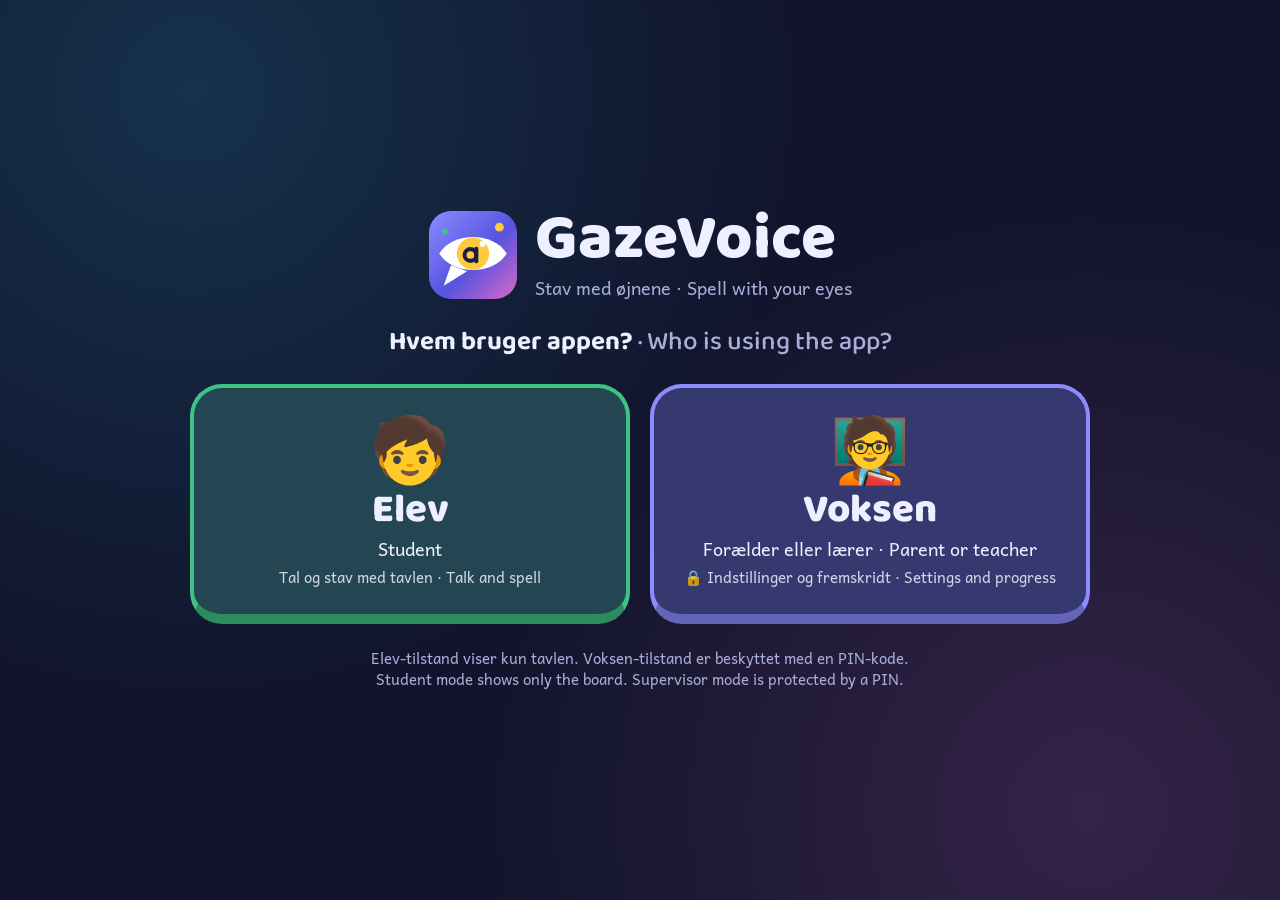
<file: index-2.html>
<!DOCTYPE html>
<html lang="da">
<head>
  <meta charset="UTF-8">
  <meta name="viewport" content="width=device-width, initial-scale=1, viewport-fit=cover">
  <title>GazeVoice AAC - Dansk & English Phonics Eye-Tracker Prototype</title>
  <!-- Progressive Web App: installable on phones/tablets and usable offline -->
  <link rel="manifest" href="manifest.webmanifest">
  <meta name="theme-color" content="#11142C">
  <link rel="icon" href="icon.svg" type="image/svg+xml">
  <link rel="icon" href="icon-192.png" type="image/png" sizes="192x192">
  <link rel="apple-touch-icon" href="apple-touch-icon.png">
  <meta name="apple-mobile-web-app-capable" content="yes">
  <meta name="mobile-web-app-capable" content="yes">
  <meta name="apple-mobile-web-app-status-bar-style" content="black-translucent">
  <meta name="apple-mobile-web-app-title" content="GazeVoice">
  <!-- Fonts are stored in the app itself: works offline and sends nothing to Google -->
  <link rel="stylesheet" href="fonts.css">
  <style>
    /* Layout: one-screen tablet board. Adult controls on top, then quick words, the sentence,
       the word being spelled, a calm rest band, the letter keys and the spacebar. */
    :root {
      /* Mørk Navy (default) */
      --bg: #11142C; --surface: #1B1F42; --surface-2: #232852; --ink: #EEF0FF; --ink-soft: #A9AED8; --line: #323867;
      --brand: #9A98FF; --brand-ink: #11142C; --on-sun: #1B1F45;
      --sun: #FFC83D; --coral: #FF7B6B; --leaf: #3FC383; --aqua: #2BB8E0; --berry: #DA69C6; --violet: #8C8CFF;
      --key-ink: #EEF0FF; --tint-amt: 24%; --fill-amt: 50%;
      --rest: #16362E; --rest-ink: #97E0BF; --gaze: #B3B1FF; --gaze-rest: #6FE0A9; --blend: #DA69C6;
      --shadow: 0 1px 0 rgba(0,0,0,.3), 0 12px 30px -12px rgba(0,0,0,.65);
      --font-display: "Baloo 2", "Trebuchet MS", system-ui, sans-serif;
      --font-letter: "Andika", "Verdana", system-ui, sans-serif;
      color-scheme: dark;
    }
    body.theme-light-contrast {
      --bg: #EDF2FF; --surface: #FFFFFF; --surface-2: #F4F6FF; --ink: #1B1F45; --ink-soft: #5B6090; --line: #D8DEF6;
      --brand: #5653E0; --brand-ink: #FFFFFF;
      --key-ink: #1B1F45; --tint-amt: 30%; --fill-amt: 80%;
      --rest: #DDF4E9; --rest-ink: #2D6B53; --gaze: #5653E0; --gaze-rest: #2FA672; --blend: #B4489F;
      --shadow: 0 1px 0 rgba(27,31,69,.06), 0 10px 28px -12px rgba(27,31,69,.28);
      color-scheme: light;
    }
    body.theme-yellow-black {
      --bg: #000000; --surface: #000000; --surface-2: #111111; --ink: #FFFF00; --ink-soft: #FFF59A; --line: #FFFF00;
      --brand: #FFFF00; --brand-ink: #000000; --on-sun: #000000;
      --sun: #FFFF00; --coral: #FFFF00; --leaf: #FFFF00; --aqua: #FFFF00; --berry: #FFFF00; --violet: #FFFF00;
      --key-ink: #FFFF00; --tint-amt: 0%; --fill-amt: 38%;
      --rest: #04233D; --rest-ink: #8FD8FF; --gaze: #FFFF00; --gaze-rest: #8FD8FF; --blend: #38BDF8;
      --shadow: none;
      color-scheme: dark;
    }
    body.theme-sensory-calm {
      --bg: #131C19; --surface: #1D2D27; --surface-2: #22372F; --ink: #ECFDF5; --ink-soft: #A7F3D0; --line: #2D453B;
      --brand: #34D399; --brand-ink: #0B1F17; --on-sun: #1F3B33;
      --sun: #C9B87A; --coral: #5FAE8F; --leaf: #5FAE8F; --aqua: #5FAE8F; --berry: #5FAE8F; --violet: #5FAE8F;
      --key-ink: #ECFDF5; --tint-amt: 22%; --fill-amt: 48%;
      --rest: #162420; --rest-ink: #A7F3D0; --gaze: #34D399; --gaze-rest: #A7F3D0; --blend: #F59E0B;
      --shadow: 0 10px 26px -14px rgba(0,0,0,.6);
      color-scheme: dark;
    }

    *, *::before, *::after { box-sizing: border-box; }
    html, body { height: 100%; overscroll-behavior: none; }
    [hidden] { display: none !important; }
    body {
      margin: 0; background: var(--bg); color: var(--ink);
      font-family: var(--font-letter); font-size: 16px; line-height: 1.4;
      -webkit-user-select: none; user-select: none; -webkit-tap-highlight-color: transparent;
      transition: background-color .2s;
    }
    button, input, select { font: inherit; color: inherit; }
    button { background: none; border: 0; padding: 0; margin: 0; cursor: pointer; }
    :focus-visible { outline: 4px solid var(--brand); outline-offset: 3px; }
    svg { display: block; }

    .app {
      min-height: 100%; display: flex; flex-direction: column; gap: 8px;
      max-width: 1320px; margin: 0 auto;
      padding-block: calc(env(safe-area-inset-top, 0px) + 12px) calc(env(safe-area-inset-bottom, 0px) + 12px);
      padding-left: max(16px, env(safe-area-inset-left, 0px)); padding-right: max(16px, env(safe-area-inset-right, 0px));
    }
    .app > * { flex: none; }

    /* ---------- Dwell (everything the eyes can choose fills up from the bottom) ---------- */
    .gaze-target { --p: 0; position: relative; isolation: isolate; overflow: hidden; touch-action: manipulation; }
    .gaze-target::before {
      content: ""; position: absolute; inset: 0; z-index: -1; pointer-events: none;
      background: var(--dwell-fill, color-mix(in srgb, var(--brand) 24%, transparent));
      transform: scaleY(var(--p)); transform-origin: 50% 100%;
    }
    .gaze-target.is-dwelling { box-shadow: 0 0 0 4px var(--gaze), 0 12px 26px -8px color-mix(in srgb, var(--gaze) 55%, transparent); }
    .pop-anim { animation: popPulse .32s cubic-bezier(.175,.885,.32,1.275); }
    @keyframes popPulse { 0% { transform: scale(.96); } 50% { transform: scale(1.07); } 100% { transform: scale(1); } }

    /* ---------- Gaze dot (mouse = eyes) ---------- */
    #gazeReticle {
      position: fixed; left: -200px; top: -200px; width: 88px; height: 88px; z-index: 9999;
      transform: translate(-50%, -50%); pointer-events: none; opacity: 0; transition: opacity .2s;
    }
    #gazeReticle.show { opacity: 1; }
    #gazeReticle svg { width: 100%; height: 100%; overflow: visible; }
    #gazeReticle .g-bg { fill: color-mix(in srgb, var(--gaze) 12%, transparent); stroke: color-mix(in srgb, var(--gaze) 35%, transparent); stroke-width: 3; }
    #gazeReticle .g-ring { fill: none; stroke: var(--gaze); stroke-width: 8; stroke-linecap: round; stroke-dasharray: 100; stroke-dashoffset: 100; transform: rotate(-90deg); transform-origin: 50% 50%; }
    #gazeReticle .g-core { position: absolute; left: 50%; top: 50%; width: 14px; height: 14px; margin: -7px 0 0 -7px; border-radius: 50%; background: var(--gaze); box-shadow: 0 0 0 3px var(--surface); transition: transform .2s, background .2s; }
    #gazeReticle.resting .g-core { background: var(--gaze-rest); transform: scale(1.5); }
    #gazeReticle.resting .g-bg { fill: color-mix(in srgb, var(--gaze-rest) 16%, transparent); stroke: color-mix(in srgb, var(--gaze-rest) 40%, transparent); }
    #gazeReticle.resting .g-ring { stroke-dashoffset: 100 !important; }

    /* ---------- Top bar (adult controls) ---------- */
    .topbar { display: flex; align-items: center; gap: 10px; flex-wrap: wrap; min-height: 44px; }
    .brand { display: flex; align-items: center; gap: 10px; font-family: var(--font-display); font-weight: 800; font-size: 22px; margin-right: 4px; }
    .brand svg { width: 38px; height: 38px; }
    .pill {
      display: inline-flex; align-items: center; gap: 8px; height: 40px; padding: 0 14px; border-radius: 999px;
      background: var(--surface); border: 2px solid var(--line); color: var(--ink);
      font-family: var(--font-display); font-weight: 600; font-size: 15px; white-space: nowrap;
    }
    .pill select { appearance: none; -webkit-appearance: none; background: transparent; border: 0; padding: 0 2px; font-family: var(--font-display); font-weight: 700; font-size: 15px; color: var(--ink); cursor: pointer; }
    .pill select:focus-visible { outline: none; }
    .pill:focus-within { outline: 4px solid var(--brand); outline-offset: 2px; }
    .pill select option { color: #11142C; background: #FFFFFF; }
    .pill .caret-down { opacity: .6; font-size: 11px; }
    .flag svg { width: 24px; height: 16px; border-radius: 3px; }
    .seg { display: inline-flex; background: var(--surface); border: 2px solid var(--line); border-radius: 999px; padding: 3px; gap: 2px; }
    .seg button { height: 30px; padding: 0 12px; border-radius: 999px; font-family: var(--font-display); font-weight: 600; font-size: 14px; color: var(--ink-soft); white-space: nowrap; }
    .seg button[aria-pressed="true"] { background: var(--brand); color: var(--brand-ink); }
    .spacer { flex: 1; }
    .pill svg.ico { width: 20px; height: 20px; }

    /* ---------- Quick words (Kerneord) ---------- */
    .quick-row { display: flex; gap: 8px; align-items: stretch; }
    .quick { flex: 1; min-width: 0; display: grid; grid-template-columns: repeat(auto-fit, minmax(100px, 1fr)); gap: 8px; }
    .qbtn {
      --tint: color-mix(in srgb, var(--hue) var(--tint-amt), var(--surface));
      --dwell-fill: color-mix(in srgb, var(--hue) var(--fill-amt), var(--surface));
      min-height: 56px; border-radius: 18px; background: var(--tint); border: 3px solid var(--hue); color: var(--key-ink);
      display: flex; align-items: center; justify-content: center; gap: 8px; padding: 4px 8px;
      font-family: var(--font-display); font-weight: 800; font-size: clamp(15px, 1.5vw, 19px); letter-spacing: .03em; line-height: 1.1;
    }
    .qbtn .emo { font-size: 1.35em; line-height: 1; }
    .edit-quick {
      flex: none; min-height: 56px; padding: 4px 14px; border-radius: 18px; border: 2px dashed var(--line); color: var(--ink-soft);
      display: flex; align-items: center; gap: 6px; font-family: var(--font-display); font-weight: 700; font-size: 14px;
      --dwell-fill: color-mix(in srgb, var(--brand) 24%, var(--surface));
    }

    /* ---------- Sentence bar (Sætning) ---------- */
    .sentence { display: flex; align-items: center; gap: 12px; background: var(--surface); border-radius: 22px; padding: 8px 8px 8px 18px; box-shadow: var(--shadow); min-height: 64px; }
    .label { flex: none; font-family: var(--font-display); font-weight: 700; font-size: 13px; letter-spacing: .09em; text-transform: uppercase; color: var(--ink-soft); }
    .sentence-words { flex: 1; min-width: 0; display: flex; flex-wrap: wrap; align-items: center; gap: 8px; }
    .sentence-empty { font-size: 18px; color: var(--ink-soft); }
    .wchip { display: inline-flex; align-items: center; gap: 6px; padding: 3px 14px; border-radius: 14px; background: var(--surface-2); border: 2px solid var(--line); font-weight: 700; font-size: 24px; line-height: 1.3; }
    .wchip .emo { font-size: .9em; }
    .wchip.new { animation: drop .4s cubic-bezier(.3,1.5,.6,1); }
    .wchip.speaking { background: color-mix(in srgb, var(--sun) 45%, var(--surface)); border-color: var(--sun); }
    .sentence-actions { flex: none; display: flex; gap: 8px; }

    .btn { display: inline-flex; align-items: center; justify-content: center; gap: 10px; min-height: 52px; padding: 8px 18px; border-radius: 18px; font-family: var(--font-display); font-weight: 700; font-size: 18px; line-height: 1.1; text-align: center; }
    .btn svg { width: 24px; height: 24px; flex: none; }
    .btn .emo { font-size: 20px; line-height: 1; }
    .btn.soft { background: var(--surface-2); border: 2px solid var(--line); color: var(--ink); --dwell-fill: color-mix(in srgb, var(--brand) 24%, var(--surface)); }
    .btn.ghost { background: transparent; border: 2px solid var(--line); color: var(--ink-soft); }
    .btn.primary { background: var(--brand); color: var(--brand-ink); box-shadow: 0 6px 0 color-mix(in srgb, var(--brand) 68%, #000); --dwell-fill: color-mix(in srgb, var(--brand) 62%, var(--ink)); }
    body.theme-yellow-black .btn.primary { --dwell-fill: #FFFFFF; box-shadow: none; }
    .btn.big { min-height: 66px; padding: 10px 24px; border-radius: 22px; font-size: clamp(19px, 2.1vw, 26px); font-weight: 800; }
    .btn.big svg { width: 34px; height: 34px; }

    /* ---------- Word card ---------- */
    .wordcard { display: grid; grid-template-columns: minmax(0, 1fr) auto; gap: 16px; background: var(--surface); border-radius: 26px; padding: 12px 14px 12px 18px; box-shadow: var(--shadow); }
    .word-col { min-width: 0; display: flex; flex-direction: column; gap: 6px; }
    .word-line { display: flex; align-items: center; gap: 14px; min-width: 0; }
    .word-emoji { flex: none; width: 56px; height: 56px; border-radius: 16px; display: grid; place-items: center; font-size: 32px; background: var(--surface-2); border: 2px solid var(--line); }
    .word { flex: 1; min-width: 0; display: flex; align-items: flex-end; flex-wrap: wrap; gap: 0 .05em; min-height: calc(1.1em + 18px); font-weight: 700; font-size: clamp(38px, 7vh, 76px); line-height: 1.1; letter-spacing: .02em; }
    .word-empty { align-self: center; font-size: clamp(17px, .34em, 24px); font-weight: 400; color: var(--ink-soft); letter-spacing: 0; font-style: italic; }
    .seg1, .pair { position: relative; display: inline-flex; padding: 0 .02em 18px; border-radius: 14px; transition: background .15s; }
    .seg1::after { content: ""; position: absolute; left: 50%; bottom: 3px; width: 12px; height: 12px; margin-left: -6px; border-radius: 50%; background: var(--ink-soft); transition: transform .15s, background .15s; }
    .pair { background: color-mix(in srgb, var(--blend) 16%, transparent); }
    .pair::after { content: ""; position: absolute; left: 12%; right: 12%; bottom: 6px; height: 6px; border-radius: 3px; background: var(--blend); }
    body:not(.mode-phonics) .seg1::after { display: none; }
    body:not(.mode-phonics) .seg1 { padding-bottom: 4px; }
    .lit { background: color-mix(in srgb, var(--sun) 45%, transparent) !important; }
    .lit::after { background: var(--coral) !important; transform: scale(1.35); }
    .ch { display: inline-block; }
    .ch.new { animation: drop .4s cubic-bezier(.3,1.6,.6,1); }
    .caret { align-self: center; width: 5px; height: .85em; margin: 0 0 6px .08em; border-radius: 3px; background: var(--brand); animation: blink 1.1s steps(1) infinite; }
    @keyframes blink { 50% { opacity: 0; } }
    @keyframes drop { from { transform: translateY(-.5em) scale(.6); opacity: 0; } to { transform: none; opacity: 1; } }
    .phonemes { flex: none; align-self: center; max-width: 40%; font-family: var(--font-display); font-weight: 700; font-size: 15px; line-height: 1.2; padding: 6px 12px; border-radius: 14px; color: var(--ink); background: color-mix(in srgb, var(--blend) 14%, var(--surface)); border: 2px solid color-mix(in srgb, var(--blend) 60%, var(--line)); }
    .phonemes .ipa-list { font-family: var(--font-letter); font-weight: 700; }
    .ideas { display: flex; align-items: center; flex-wrap: wrap; gap: 8px 12px; }
    .ideas-row { display: flex; flex-wrap: wrap; gap: 8px; min-width: 0; min-height: 48px; align-items: center; }
    .ideas-none { font-size: 15px; color: var(--ink-soft); font-style: italic; }
    .idea { display: inline-flex; align-items: center; gap: 8px; min-height: 48px; padding: 4px 16px; border-radius: 16px; background: var(--surface-2); border: 2px solid var(--line); font-size: 21px; font-weight: 700; --dwell-fill: color-mix(in srgb, var(--leaf) 40%, var(--surface)); }
    .idea b { color: var(--brand); }
    .word-actions { display: flex; flex-direction: column; gap: 10px; width: clamp(230px, 27vw, 330px); }
    .word-actions .big { flex: 1; }

    /* ---------- Rest zone ---------- */
    .rest { display: flex; align-items: center; justify-content: center; gap: 12px; flex-wrap: wrap; min-height: 46px; padding: 4px 16px; border-radius: 999px; background: var(--rest); color: var(--rest-ink); border: 2px dashed color-mix(in srgb, var(--rest-ink) 35%, transparent); font-family: var(--font-display); font-weight: 600; font-size: 17px; transition: background .4s; text-align: center; }
    .rest-face { font-size: 22px; line-height: 1; animation: breathe 4s ease-in-out infinite; }
    .rest-badge { font-size: 12px; font-weight: 700; padding: 2px 10px; border-radius: 999px; border: 1.5px solid color-mix(in srgb, var(--rest-ink) 45%, transparent); }
    .rest-desc { font-family: var(--font-letter); font-weight: 400; font-size: 13px; opacity: .85; }
    .rest.is-resting { background: color-mix(in srgb, var(--rest) 70%, var(--gaze-rest)); }
    .rest.is-resting .rest-badge { background: var(--rest-ink); color: var(--rest); }
    @keyframes breathe { 50% { transform: scale(1.2); } }

    /* ---------- Letter keys ---------- */
    .keyboard { --cols: 10; --rows: 3; flex: 1 1 auto; display: grid; grid-template-columns: repeat(var(--cols), minmax(0, 1fr)); grid-template-rows: repeat(var(--rows), minmax(var(--row-min, 62px), 1fr)); gap: 9px; }
    .key {
      --tint: color-mix(in srgb, var(--hue) var(--tint-amt), var(--surface));
      --dwell-fill: color-mix(in srgb, var(--hue) var(--fill-amt), var(--surface));
      min-width: 0; display: flex; flex-direction: column; align-items: center; justify-content: center; gap: 2px; padding: 0 2px;
      background: var(--tint); color: var(--key-ink); border: 3px solid var(--hue); border-bottom-width: 8px; border-bottom-color: color-mix(in srgb, var(--hue) 72%, #000); border-radius: 22px;
      transition: transform .15s ease;
    }
    .key.is-dwelling { transform: translateY(-3px); }
    .key .glyph { font-weight: 700; font-size: clamp(26px, min(4.2vw, 5.6vh), 58px); line-height: 1; }
    .keyboard.starter .key .glyph { font-size: clamp(40px, min(8vw, 10vh), 96px); }
    .key-sub { display: flex; align-items: center; justify-content: center; gap: 5px; line-height: 1; max-width: 100%; min-width: 0; }
    .key .pic { font-size: clamp(15px, 2.4vh, 26px); line-height: 1; }
    .keyboard.starter .key .pic { font-size: clamp(22px, 4vh, 40px); }
    .key .hint { font-size: clamp(11px, 1.6vh, 15px); opacity: .82; white-space: nowrap; overflow: hidden; text-overflow: ellipsis; min-width: 0; }
    .key.vowel::after { content: ""; position: absolute; top: 8px; right: 8px; width: 9px; height: 9px; border-radius: 50%; background: var(--key-ink); opacity: .35; }
    .key.del { font-family: var(--font-display); font-weight: 700; font-size: 16px; }
    .key.del svg { width: clamp(28px, 3.4vw, 40px); height: auto; }

    .spacebar {
      --hue: var(--ink-soft);
      --tint: color-mix(in srgb, var(--hue) var(--tint-amt), var(--surface));
      --dwell-fill: color-mix(in srgb, var(--brand) var(--fill-amt), var(--surface));
      width: 100%; min-height: 54px; display: flex; align-items: center; justify-content: center; gap: 12px;
      background: var(--tint); color: var(--key-ink); border: 3px solid var(--line); border-bottom-width: 7px; border-radius: 20px;
      font-family: var(--font-display); font-weight: 800; font-size: clamp(15px, 1.6vw, 19px); letter-spacing: .1em; text-transform: uppercase;
    }
    .spacebar .space-glyph { font-size: 26px; line-height: 1; letter-spacing: 0; }

    /* ---------- Toast (sound blends and spoken words) ---------- */
    .toast {
      position: fixed; left: 50%; top: calc(env(safe-area-inset-top, 0px) + 10px); z-index: 80;
      display: flex; align-items: center; gap: 12px; max-width: calc(100% - 32px);
      padding: 9px 20px 9px 10px; border-radius: 999px; background: var(--ink); color: var(--bg); box-shadow: var(--shadow);
      font-family: var(--font-display); font-weight: 600; font-size: 17px; line-height: 1.25;
      opacity: 0; transform: translate(-50%, -16px); transition: opacity .25s, transform .25s; pointer-events: none;
    }
    .toast.show { opacity: 1; transform: translate(-50%, 0); }
    .toast .toast-ico { flex: none; width: 36px; height: 36px; border-radius: 50%; display: grid; place-items: center; background: var(--sun); color: var(--on-sun); font-size: 18px; }
    .toast-badge { flex: none; font-size: 11px; font-weight: 700; letter-spacing: .08em; text-transform: uppercase; padding: 2px 8px; border-radius: 999px; border: 1.5px solid currentColor; opacity: .75; }

    /* ---------- Dialogs ---------- */
    .scrim { position: fixed; inset: 0; z-index: 95; background: rgba(0,0,0,.6); display: flex; align-items: center; justify-content: center; padding: 16px; }
    .scrim.drawer-scrim { justify-content: flex-end; padding: 0; }
    .dialog { width: min(560px, 100%); max-height: calc(100% - 16px); overflow-y: auto; background: var(--surface); color: var(--ink); border: 2px solid var(--line); border-radius: 26px; box-shadow: var(--shadow); padding: 22px; display: flex; flex-direction: column; gap: 18px; -webkit-user-select: text; user-select: text; }
    .dialog.wide { width: min(760px, 100%); }
    .drawer { width: min(440px, 100%); height: 100%; max-height: none; border-radius: 0; border-width: 0 0 0 2px;
      padding-block: calc(env(safe-area-inset-top, 0px) + 20px) calc(env(safe-area-inset-bottom, 0px) + 22px);
      padding-left: 22px; padding-right: max(22px, env(safe-area-inset-right, 0px)); }
    .dialog-head { display: flex; align-items: center; justify-content: space-between; gap: 12px; }
    .dialog h2 { margin: 0; font-family: var(--font-display); font-weight: 800; font-size: 26px; line-height: 1.1; }
    .close-x { width: 44px; height: 44px; border-radius: 14px; font-size: 26px; line-height: 1; color: var(--ink-soft); border: 2px solid var(--line); }
    .dialog p.help { margin: 0; font-size: 14px; color: var(--ink-soft); }
    .set-group { display: flex; flex-direction: column; gap: 8px; }
    .set-group h3 { margin: 0; font-family: var(--font-display); font-weight: 700; font-size: 13px; letter-spacing: .09em; text-transform: uppercase; color: var(--ink-soft); }
    .seg.wide { display: flex; flex-wrap: wrap; border-radius: 16px; }
    .seg.wide button { flex: 1 1 auto; height: auto; min-height: 44px; padding: 6px 12px; border-radius: 12px; font-size: 15px; }
    .range-row { display: flex; align-items: center; gap: 14px; }
    .range-row input { flex: 1; accent-color: var(--brand); height: 28px; }
    .range-val { min-width: 52px; text-align: right; font-family: var(--font-display); font-weight: 800; font-size: 20px; font-variant-numeric: tabular-nums; }
    .check-card { display: flex; align-items: center; justify-content: space-between; gap: 14px; padding: 12px 14px; border-radius: 16px; background: var(--surface-2); border: 2px solid var(--line); }
    .check-card b { display: block; font-family: var(--font-display); font-size: 16px; }
    .check-card span.help { display: block; font-size: 13px; color: var(--ink-soft); }
    .check-card input[type="checkbox"] { width: 24px; height: 24px; accent-color: var(--brand); flex: none; cursor: pointer; }
    .btn.rec { background: #E11D48; color: #FFFFFF; border: 0; min-height: 44px; font-size: 15px; white-space: nowrap; }
    .dialog-foot { display: flex; align-items: center; justify-content: space-between; gap: 10px; flex-wrap: wrap; padding-top: 4px; border-top: 2px solid var(--line); padding-top: 14px; }
    .link-danger { color: var(--coral); font-weight: 700; font-size: 14px; text-decoration: underline; }
    body.theme-yellow-black .link-danger { color: var(--ink); }

    .field-row { display: flex; gap: 8px; }
    .field-row input { min-width: 0; height: 46px; padding: 0 12px; border-radius: 14px; border: 2px solid var(--line); background: var(--surface-2); color: var(--ink); font-weight: 700; }
    .field-row input#newWordInput { flex: 1; text-transform: uppercase; }
    .field-row input#newEmojiInput { width: 84px; text-align: center; }
    .list { display: flex; flex-direction: column; gap: 6px; }
    .list-row { display: flex; align-items: center; justify-content: space-between; gap: 10px; padding: 8px 10px; border-radius: 14px; background: var(--surface-2); border: 2px solid var(--line); font-weight: 700; }
    .list-row.recording { border-color: #F43F5E; }
    .list-row .who { display: flex; align-items: center; gap: 12px; min-width: 0; }
    .list-row .big-letter { width: 44px; text-align: center; font-size: 22px; font-weight: 800; flex: none; }
    .list-row .ipa { width: 64px; flex: none; color: var(--blend); }
    .list-row .muted { color: var(--ink-soft); font-weight: 400; font-size: 14px; white-space: nowrap; overflow: hidden; text-overflow: ellipsis; }
    .list-row .tools { display: flex; align-items: center; gap: 6px; flex: none; }
    .mini-btn { min-width: 40px; height: 36px; padding: 0 10px; border-radius: 10px; font-weight: 800; font-size: 14px; border: 2px solid var(--line); color: var(--ink); }
    .mini-btn.rec { background: #E11D48; border-color: #E11D48; color: #FFFFFF; }
    .mini-btn.rec.on { animation: pulse 1s ease-in-out infinite; }
    .mini-btn.del { color: var(--coral); }
    .mini-btn:disabled { opacity: .35; cursor: default; }
    .status-chip { font-size: 12px; font-weight: 700; padding: 3px 10px; border-radius: 999px; background: var(--surface); border: 1.5px solid var(--line); color: var(--ink-soft); white-space: nowrap; max-width: 180px; overflow: hidden; text-overflow: ellipsis; }
    .status-chip.ok { color: var(--leaf); border-color: color-mix(in srgb, var(--leaf) 60%, var(--line)); }
    @keyframes pulse { 50% { opacity: .55; } }

    /* ---------- Student and supervisor modes ---------- */
    body.role-student .supervisor-only { display: none !important; }
    body:not(.role-student) .student-only { display: none !important; }
    .lock-btn { color: var(--ink-soft); }
    @media (max-width: 1199px) { .topbar .pill .lbl { display: none; } }

    .role-screen {
      position: fixed; inset: 0; z-index: 90; overflow-y: auto; display: flex;
      background:
        radial-gradient(circle at 15% 10%, color-mix(in srgb, var(--aqua) 18%, transparent), transparent 45%),
        radial-gradient(circle at 85% 90%, color-mix(in srgb, var(--berry) 18%, transparent), transparent 45%),
        var(--bg);
      padding-block: calc(env(safe-area-inset-top, 0px) + 20px) calc(env(safe-area-inset-bottom, 0px) + 20px);
      padding-left: max(16px, env(safe-area-inset-left, 0px)); padding-right: max(16px, env(safe-area-inset-right, 0px));
    }
    .role-inner { width: min(900px, 100%); margin: auto; display: flex; flex-direction: column; align-items: center; gap: 24px; text-align: center; }
    .role-brand { display: flex; align-items: center; gap: 18px; text-align: left; }
    .role-brand svg { width: 88px; height: 88px; flex: none; }
    .role-brand h1 { margin: 0; font-family: var(--font-display); font-weight: 800; font-size: clamp(40px, 6vw, 64px); line-height: .95; }
    .role-brand p { margin: 4px 0 0; color: var(--ink-soft); font-size: 18px; }
    .role-q { margin: 0; font-family: var(--font-display); font-weight: 700; font-size: 26px; text-wrap: balance; }
    .role-q span { color: var(--ink-soft); font-weight: 500; }
    .role-cards { display: grid; grid-template-columns: repeat(2, minmax(0, 1fr)); gap: 20px; width: 100%; }
    .role-card {
      --tint: color-mix(in srgb, var(--hue) var(--tint-amt), var(--surface));
      --dwell-fill: color-mix(in srgb, var(--hue) var(--fill-amt), var(--surface));
      background: var(--tint); color: var(--key-ink); border: 4px solid var(--hue); border-bottom-width: 10px; border-bottom-color: color-mix(in srgb, var(--hue) 72%, #000);
      border-radius: 32px; padding: 24px 18px; min-height: 240px; display: flex; flex-direction: column; align-items: center; justify-content: center; gap: 6px;
    }
    .role-emo { font-size: 64px; line-height: 1; }
    .role-name { font-family: var(--font-display); font-weight: 800; font-size: 40px; line-height: 1; margin-top: 6px; }
    .role-sub { font-size: 18px; }
    .role-meta { font-size: 15px; opacity: .85; }
    .role-note { margin: 0; max-width: 62ch; font-size: 15px; color: var(--ink-soft); text-wrap: balance; }

    .pin-form { display: flex; flex-direction: column; gap: 10px; }
    .pin-input, .text-input { width: 100%; padding: 0 16px; border-radius: 16px; border: 2px solid var(--line); background: var(--surface-2); color: var(--ink); font-weight: 700; }
    .pin-input { height: 58px; font-size: 28px; letter-spacing: .3em; text-align: center; }
    .text-input { height: 48px; font-size: 17px; }
    .pin-error { margin: 0; min-height: 1.4em; color: var(--coral); font-weight: 700; }
    body.theme-yellow-black .pin-error { color: var(--ink); }

    .dialog.dash { width: min(1100px, 100%); }
    .live-card { display: flex; flex-direction: column; gap: 10px; padding: 14px 16px; border-radius: 20px; background: var(--surface-2); border: 2px solid var(--line); }
    .live-head { display: flex; align-items: center; gap: 10px; flex-wrap: wrap; }
    .live-head b { font-family: var(--font-display); font-size: 18px; }
    .live-dot { width: 12px; height: 12px; border-radius: 50%; background: var(--ink-soft); flex: none; }
    .live-dot.on { background: var(--leaf); box-shadow: 0 0 0 4px color-mix(in srgb, var(--leaf) 30%, transparent); animation: pulse 1.6s ease-in-out infinite; }
    .live-sentence { display: flex; flex-wrap: wrap; gap: 8px; align-items: center; min-height: 48px; }
    .live-sentence .wchip.now { border-color: var(--brand); }
    .live-sentence .caret { height: 1em; margin: 0 0 0 4px; }
    .dash-grid { display: grid; grid-template-columns: repeat(auto-fit, minmax(130px, 1fr)); gap: 10px; }
    .tile { padding: 12px 14px; border-radius: 18px; background: var(--surface-2); border: 2px solid var(--line); }
    .tile .num { display: block; font-family: var(--font-display); font-weight: 800; font-size: 34px; line-height: 1.1; font-variant-numeric: tabular-nums; }
    .tile .lbl { display: block; font-size: 13px; color: var(--ink-soft); }
    .dash-cols { display: grid; grid-template-columns: minmax(0, 1.3fr) minmax(0, 1fr); gap: 18px; }
    .table-wrap { overflow-x: auto; }
    .day-table { width: 100%; border-collapse: collapse; font-variant-numeric: tabular-nums; font-size: 15px; }
    .day-table th, .day-table td { padding: 7px 8px; text-align: right; border-bottom: 1.5px solid var(--line); white-space: nowrap; }
    .day-table th:first-child, .day-table td:first-child { text-align: left; }
    .day-table th { font-family: var(--font-display); font-size: 12px; letter-spacing: .06em; text-transform: uppercase; color: var(--ink-soft); }
    .day-table tr.today td { font-weight: 700; }
    .top-words { display: flex; flex-wrap: wrap; gap: 8px; align-content: flex-start; }
    .top-words .wchip { font-size: 18px; }
    .top-words .count { font-size: 13px; color: var(--ink-soft); font-weight: 700; }
    .log { max-height: 300px; overflow-y: auto; border-radius: 16px; border: 2px solid var(--line); }
    .log-row { display: grid; grid-template-columns: 76px 28px minmax(0, 1fr); gap: 8px; align-items: center; padding: 7px 12px; border-bottom: 1.5px solid var(--line); font-size: 15px; }
    .log-row:last-child { border-bottom: 0; }
    .log-row time { color: var(--ink-soft); font-variant-numeric: tabular-nums; font-size: 13px; }
    .empty-note { padding: 14px; margin: 0; color: var(--ink-soft); font-style: italic; }
    .foot-actions { display: flex; gap: 8px; flex-wrap: wrap; }
    @media (max-width: 800px) { .dash-cols { grid-template-columns: minmax(0, 1fr); } }
    @media (max-width: 640px) {
      .role-cards { grid-template-columns: minmax(0, 1fr); }
      .role-card { min-height: 170px; }
      .role-emo { font-size: 48px; }
      .role-brand svg { width: 64px; height: 64px; }
    }

    /* ---------- Narrower screens ---------- */
    @media (max-width: 1199px) and (min-width: 641px) {
      .edit-quick { width: 56px; padding: 0; justify-content: center; font-size: 22px; }
      .edit-quick .lbl { display: none; }
    }
    /* Shorter screens such as an iPad held sideways: tighten everything so the board fits without scrolling */
    @media (max-height: 760px) and (min-width: 641px) {
      .app { gap: 7px; padding-block: calc(env(safe-area-inset-top, 0px) + 8px) calc(env(safe-area-inset-bottom, 0px) + 8px); }
      .topbar { min-height: 38px; }
      .brand svg { width: 32px; height: 32px; }
      .pill { height: 36px; }
      .seg button { height: 28px; }
      .qbtn, .edit-quick { min-height: 50px; }
      .sentence { min-height: 54px; padding: 5px 6px 5px 16px; }
      .btn { min-height: 44px; }
      .wchip { font-size: 20px; }
      .wordcard { padding: 8px 12px 8px 16px; }
      .word { font-size: clamp(32px, 6vh, 60px); min-height: calc(1.1em + 14px); }
      .seg1, .pair { padding-bottom: 14px; }
      .seg1::after { width: 10px; height: 10px; margin-left: -5px; bottom: 2px; }
      .word-emoji { width: 46px; height: 46px; font-size: 26px; }
      .ideas-row, .idea { min-height: 42px; }
      .idea { font-size: 19px; }
      .btn.big { min-height: 54px; }
      .rest { min-height: 38px; font-size: 15px; }
      .spacebar { min-height: 44px; }
      .key .glyph { font-size: clamp(24px, min(4.2vw, 5vh), 58px); }
      .key .pic { font-size: clamp(15px, 2.3vh, 24px); }
    }
    @media (max-width: 900px) {
      .rest-desc { display: none; }
      .phonemes { max-width: 50%; }
    }
    @media (max-width: 640px) {
      .keyboard { gap: 7px; --row-min: 56px; }
      .key { border-radius: 16px; border-bottom-width: 6px; }
      .key .hint { display: none; }
      .key.vowel::after { top: 4px; right: 4px; width: 6px; height: 6px; }
      .topbar .seg, .brand span, .pill .dwell-label { display: none; }
      .quick-row { flex-direction: column; }
      .quick { grid-template-columns: repeat(4, minmax(0, 1fr)); }
      .qbtn { flex-direction: column; gap: 2px; min-height: 64px; font-size: 13px; }
      .edit-quick { min-height: 44px; justify-content: center; }
      .sentence { flex-wrap: wrap; padding: 10px 12px; }
      .sentence-words { flex-basis: 100%; order: 2; }
      .sentence-actions { order: 3; width: 100%; }
      .sentence-actions .btn { flex: 1; }
      .wordcard { grid-template-columns: minmax(0, 1fr); padding: 12px 14px; }
      .word-line { flex-wrap: wrap; }
      .word { flex: 1 1 auto; }
      .word-emoji { width: 46px; height: 46px; font-size: 26px; }
      .phonemes { order: 3; flex-basis: 100%; max-width: none; }
      .word-actions { flex-direction: row; width: 100%; }
      .word-actions .big { flex: 2; }
      .word-actions .soft { flex: 1; }
      .btn.big { min-height: 60px; padding: 10px 14px; }
      .list-row .muted, .status-chip { display: none; }
    }
    @media (prefers-reduced-motion: reduce) {
      *, *::before, *::after { animation: none !important; transition: none !important; }
    }
    body.theme-sensory-calm .pop-anim, body.theme-sensory-calm .new, body.theme-sensory-calm .rest-face { animation: none !important; }
  </style>
</head>
<body class="theme-default mode-phonics">

  <!-- Gaze dot: the mouse pointer stands in for where the child is looking -->
  <div id="gazeReticle" aria-hidden="true">
    <svg viewBox="0 0 100 100"><circle class="g-bg" cx="50" cy="50" r="42"/><circle id="cursorDwellCircle" class="g-ring" cx="50" cy="50" r="42" pathLength="100"/></svg>
    <span id="reticleCenterDot" class="g-core"></span>
  </div>

  <div class="app">
    <!-- Top bar: language, letter sound mode, dwell time, settings -->
    <header class="topbar">
      <div class="brand">
        <svg viewBox="0 0 120 120" aria-hidden="true">
          <defs><linearGradient id="gvGrad" x1="0" y1="0" x2="1" y2="1"><stop offset="0" stop-color="#8C8CFF"/><stop offset=".55" stop-color="#5653E0"/><stop offset="1" stop-color="#DA69C6"/></linearGradient></defs>
          <rect width="120" height="120" rx="30" fill="url(#gvGrad)"/>
          <circle cx="96" cy="22" r="6" fill="#FFC83D"/><circle cx="22" cy="28" r="4" fill="#3FC383"/>
          <path d="M14 58 C32 28 88 28 106 58 C88 88 32 88 14 58Z" fill="#FFFFFF"/><path d="M30 74 L20 102 L52 82 Z" fill="#FFFFFF"/>
          <circle cx="60" cy="58" r="22" fill="#FFC83D"/>
          <circle cx="56.5" cy="60" r="8" fill="none" stroke="#1B1F45" stroke-width="5.5"/><path d="M64.5 51.5v17" stroke="#1B1F45" stroke-width="5.5" stroke-linecap="round"/>
          <circle cx="73" cy="45" r="4" fill="#FFFFFF"/>
        </svg>
        <span>GazeVoice</span>
      </div>

      <label class="pill supervisor-only" title="Sprog / Language">
        <span class="flag" id="langFlag"></span>
        <select id="langSelect" aria-label="Sprog / Language">
          <option value="da" selected>Dansk</option>
          <option value="en">English</option>
        </select>
        <span class="caret-down" aria-hidden="true">▼</span>
      </label>

      <div class="seg supervisor-only" role="group" aria-label="Letter sound mode">
        <button type="button" class="gaze-target" id="btnModeLetter" data-mode="letter" aria-pressed="false">A B C</button>
        <button type="button" class="gaze-target" id="btnModePhonics" data-mode="phonics" aria-pressed="true">/æ/ /b/</button>
      </div>

      <label class="pill supervisor-only" title="Dwell">
        <span aria-hidden="true">⏳</span>
        <select id="dwellSelect" aria-label="Dwell time">
          <option value="500">0.5 s (Hurtig)</option>
          <option value="800" selected>0.8 s (Standard)</option>
          <option value="1200">1.2 s (Rolig)</option>
          <option value="1600">1.6 s (Langsom)</option>
          <option value="2000">2.0 s (Træning)</option>
        </select>
        <span class="caret-down" aria-hidden="true">▼</span>
      </label>

      <span class="spacer"></span>

      <button type="button" class="pill supervisor-only" id="btnProgress"><span aria-hidden="true">📊</span><span class="lbl" id="progressBtnLabel">Fremskridt</span></button>

      <button type="button" class="pill gaze-target supervisor-only" id="btnOpenSettings">
        <svg class="ico" viewBox="0 0 24 24" aria-hidden="true"><path d="M4 7h9M18 7h2M4 17h3M12 17h8" stroke="currentColor" stroke-width="2.2" stroke-linecap="round" fill="none"/><circle cx="15.5" cy="7" r="2.4" fill="none" stroke="currentColor" stroke-width="2.2"/><circle cx="9.5" cy="17" r="2.4" fill="none" stroke="currentColor" stroke-width="2.2"/></svg>
        <span class="lbl" id="settingsBtnLabel">Indstillinger</span>
      </button>

      <!-- Students only see this lock: it asks for the supervisor PIN -->
      <button type="button" class="pill lock-btn student-only" id="btnStudentLock"><span aria-hidden="true">🔒</span><span id="lockBtnLabel">Voksen</span></button>
    </header>

    <!-- Pinned customizable quick words (Kerneord) -->
    <div class="quick-row">
      <nav class="quick" id="quickWordsContainer" aria-label="Kerneord"></nav>
      <button type="button" class="edit-quick gaze-target supervisor-only" id="btnEditQuickWords"><span aria-hidden="true">✏️</span><span class="lbl" id="editQuickWordsLabel">Rediger Kerneord</span></button>
    </div>

    <!-- Sentence (finished words) -->
    <section class="sentence">
      <span class="label" id="sentenceLabel">Sætning</span>
      <div class="sentence-words" id="sentenceWords" aria-live="polite"></div>
      <div class="sentence-actions">
        <button type="button" class="btn soft gaze-target" id="btnSpeakWord">
          <svg viewBox="0 0 24 24" aria-hidden="true"><path d="M8 5v14l11-7z" fill="currentColor"/></svg><span id="btnSpeakAllLabel">Sig Alt</span>
        </button>
        <button type="button" class="btn ghost gaze-target" id="btnClear">
          <svg viewBox="0 0 24 24" aria-hidden="true"><path d="M6 6l12 12M18 6L6 18" stroke="currentColor" stroke-width="2.4" stroke-linecap="round"/></svg><span id="btnClearLabel">Ryd</span>
        </button>
      </div>
    </section>

    <!-- The word being spelled -->
    <section class="wordcard">
      <div class="word-col">
        <div class="word-line">
          <span class="word-emoji" id="wordEmoji" aria-hidden="true">💬</span>
          <div class="word" id="wordDisplay" aria-live="polite"></div>
          <div class="phonemes" id="phoneticBreakdown"><span id="phonemeLabel">Bogstavlyde:</span> <span class="ipa-list" id="phoneticSoundList">Ingen</span></div>
        </div>
        <div class="ideas">
          <span class="label" id="predictionsLabel">Ordforslag:</span>
          <div class="ideas-row" id="predictionsList"></div>
        </div>
      </div>
      <div class="word-actions">
        <button type="button" class="btn primary big gaze-target" id="btnReadWord">
          <svg viewBox="0 0 24 24" aria-hidden="true"><path d="M3.5 9v6h4l5 4.5v-15L7.5 9z" fill="currentColor"/><path d="M15.5 8.5a5 5 0 0 1 0 7M18.2 5.8a8.8 8.8 0 0 1 0 12.4" fill="none" stroke="currentColor" stroke-width="2.2" stroke-linecap="round"/></svg>
          <span id="btnReadWordLabel">Læs ordet højt</span>
        </button>
        <button type="button" class="btn soft gaze-target" id="btnSoundOut">
          <svg viewBox="0 0 24 24" aria-hidden="true"><circle cx="5" cy="9" r="2.4" fill="currentColor"/><circle cx="12" cy="9" r="2.4" fill="currentColor"/><circle cx="19" cy="9" r="2.4" fill="currentColor"/><path d="M4 15c3 4 13 4 16 0" stroke="currentColor" stroke-width="2.2" fill="none" stroke-linecap="round"/><path d="M17.5 13.2l2.6 1.6-1 2.9" stroke="currentColor" stroke-width="2.2" fill="none" stroke-linecap="round" stroke-linejoin="round"/></svg>
          <span id="btnSoundOutLabel">Lydord</span>
        </button>
      </div>
    </section>

    <!-- Eye rest & thinking zone: dwell is switched off here -->
    <section class="rest" id="restZone">
      <span class="rest-face" aria-hidden="true">💤</span>
      <span id="restZoneTitle">Hvile- &amp; Tænkezone</span>
      <span class="rest-badge" id="restStatusBadge">Sikker Zone (Ingen klik)</span>
      <span class="rest-desc" id="restZoneDesc">Placer øjenblikket her for at hvile øjnene, tænke eller lytte uden at aktivere knapper.</span>
    </section>

    <!-- Letter keys (Back key is added at the end) -->
    <div class="keyboard" id="gridContainer" role="group" aria-label="Bogstaver"></div>

    <!-- Accessible full-width spacebar -->
    <button type="button" class="spacebar gaze-target" id="btnSpacebar"><span class="space-glyph" aria-hidden="true">␣</span><span id="spacebarLabel">MELLEMRUM (Nyt Ord i Sætning)</span></button>
  </div>

  <!-- Start screen: who is using the app? -->
  <div class="role-screen" id="roleScreen">
    <div class="role-inner">
      <div class="role-brand">
        <svg viewBox="0 0 120 120" aria-hidden="true">
          <defs><linearGradient id="gvGradRole" x1="0" y1="0" x2="1" y2="1"><stop offset="0" stop-color="#8C8CFF"/><stop offset=".55" stop-color="#5653E0"/><stop offset="1" stop-color="#DA69C6"/></linearGradient></defs>
          <rect width="120" height="120" rx="30" fill="url(#gvGradRole)"/>
          <circle cx="96" cy="22" r="6" fill="#FFC83D"/><circle cx="22" cy="28" r="4" fill="#3FC383"/>
          <path d="M14 58 C32 28 88 28 106 58 C88 88 32 88 14 58Z" fill="#FFFFFF"/><path d="M30 74 L20 102 L52 82 Z" fill="#FFFFFF"/>
          <circle cx="60" cy="58" r="22" fill="#FFC83D"/>
          <circle cx="56.5" cy="60" r="8" fill="none" stroke="#1B1F45" stroke-width="5.5"/><path d="M64.5 51.5v17" stroke="#1B1F45" stroke-width="5.5" stroke-linecap="round"/>
          <circle cx="73" cy="45" r="4" fill="#FFFFFF"/>
        </svg>
        <div>
          <h1>GazeVoice</h1>
          <p>Stav med øjnene · Spell with your eyes</p>
        </div>
      </div>
      <h2 class="role-q">Hvem bruger appen? <span>· Who is using the app?</span></h2>
      <div class="role-cards">
        <button type="button" class="role-card gaze-target" id="roleStudent" style="--hue: var(--leaf)">
          <span class="role-emo" aria-hidden="true">🧒</span>
          <span class="role-name">Elev</span>
          <span class="role-sub">Student</span>
          <span class="role-meta">Tal og stav med tavlen · Talk and spell</span>
        </button>
        <button type="button" class="role-card gaze-target" id="roleSupervisor" style="--hue: var(--violet)">
          <span class="role-emo" aria-hidden="true">🧑‍🏫</span>
          <span class="role-name">Voksen</span>
          <span class="role-sub">Forælder eller lærer · Parent or teacher</span>
          <span class="role-meta">🔒 Indstillinger og fremskridt · Settings and progress</span>
        </button>
      </div>
      <p class="role-note">Elev-tilstand viser kun tavlen. Voksen-tilstand er beskyttet med en PIN-kode.<br>Student mode shows only the board. Supervisor mode is protected by a PIN.</p>
    </div>
  </div>

  <!-- Supervisor PIN -->
  <div class="scrim" id="pinModal" hidden>
    <div class="dialog" role="dialog" aria-modal="true" aria-labelledby="pinTitle" style="width: min(440px, 100%)">
      <div class="dialog-head">
        <h2 id="pinTitle">Voksen-adgang</h2>
        <button type="button" class="close-x" id="btnClosePin" aria-label="Luk">&times;</button>
      </div>
      <p class="help" id="pinHelp"></p>
      <form class="pin-form" id="pinForm" autocomplete="off">
        <input type="password" id="pinInput" class="pin-input" inputmode="numeric" maxlength="8" aria-label="PIN">
        <input type="password" id="pinInput2" class="pin-input" inputmode="numeric" maxlength="8" aria-label="PIN" hidden>
        <p class="pin-error" id="pinError" role="alert"></p>
        <div class="dialog-foot">
          <button type="button" class="link-danger" id="btnForgotPin">Glemt PIN-koden?</button>
          <button type="submit" class="btn primary" id="btnPinOk">OK</button>
        </div>
      </form>
    </div>
  </div>

  <!-- Progress page for supervisors -->
  <div class="scrim" id="progressModal" hidden>
    <div class="dialog dash" role="dialog" aria-modal="true" aria-labelledby="dashTitle">
      <div class="dialog-head">
        <h2 id="dashTitle">📊 Fremskridt</h2>
        <button type="button" class="close-x" id="btnCloseProgress" aria-label="Luk">&times;</button>
      </div>
      <section class="live-card" aria-live="polite">
        <div class="live-head"><span class="live-dot" id="liveDot"></span><b id="liveTitle">Lige nu</b><span class="help" id="liveWhen"></span></div>
        <div class="live-sentence" id="liveSentence"></div>
        <p class="help" id="liveTip"></p>
      </section>
      <div class="set-group"><h3 id="todayTitle">I dag</h3><div class="dash-grid" id="todayTiles"></div></div>
      <div class="dash-cols">
        <div class="set-group"><h3 id="weekTitle">Seneste 7 dage</h3><div class="table-wrap"><table class="day-table" id="weekTable"></table></div></div>
        <div class="set-group"><h3 id="topTitle">Mest brugte ord</h3><div class="top-words" id="topWords"></div></div>
      </div>
      <div class="set-group"><h3 id="logTitle">Aktivitet</h3><div class="log" id="activityLog"></div></div>
      <div class="dialog-foot">
        <span class="help" id="privacyNote"></span>
        <div class="foot-actions">
          <button type="button" class="btn ghost" id="btnClearActivity">Slet historik</button>
          <button type="button" class="btn soft" id="btnExportCsv">⬇ Hent CSV</button>
        </div>
      </div>
    </div>
  </div>

  <!-- Blend / spoken-word notification -->
  <div class="toast" id="blendBanner" role="status" aria-live="polite">
    <span class="toast-ico" aria-hidden="true">✨</span>
    <span id="blendText">Lydsammenfald opdaget!</span>
    <span class="toast-badge" id="blendBadge">Fonetik</span>
  </div>

  <!-- Quick words editor -->
  <div class="scrim" id="quickWordsModal" hidden>
    <div class="dialog" role="dialog" aria-modal="true" aria-labelledby="modalQWTitle">
      <div class="dialog-head">
        <h2><span aria-hidden="true">⚡</span> <span id="modalQWTitle">Rediger Faste Kerneord</span></h2>
        <button type="button" class="close-x" id="btnCloseQuickWords" aria-label="Luk">&times;</button>
      </div>
      <p class="help" id="modalQWDesc">Tilføj ord som barnet kan sige hurtigt med et enkelt blik.</p>
      <div class="field-row">
        <input type="text" id="newWordInput" placeholder="Nyt ord (f.eks. VAND)" aria-label="Nyt ord">
        <input type="text" id="newEmojiInput" placeholder="Emoji 💧" aria-label="Emoji">
        <button type="button" class="btn primary" id="btnAddQuickWord">Tilføj</button>
      </div>
      <div class="set-group">
        <h3 id="currentQWLabel">Nuværende Kerneord</h3>
        <div class="list" id="quickWordsEditList"></div>
      </div>
      <div class="dialog-foot">
        <button type="button" class="link-danger" id="btnResetQuickWords">Nulstil til Standard</button>
        <button type="button" class="btn primary" id="btnSaveQuickWords">Gem &amp; Luk</button>
      </div>
    </div>
  </div>

  <!-- Settings drawer -->
  <div class="scrim drawer-scrim" id="settingsModal" hidden>
    <div class="dialog drawer" role="dialog" aria-modal="true" aria-labelledby="settingsModalTitle">
      <div class="dialog-head">
        <h2 id="settingsModalTitle">Indstillinger for Øjenstyring</h2>
        <button type="button" class="close-x" id="btnCloseSettings" aria-label="Luk">&times;</button>
      </div>

      <div class="set-group">
        <h3 id="layoutSettingLabel">Tastaturopsætning</h3>
        <div class="seg wide" role="group">
          <button type="button" class="layout-btn" data-layout="alphabet" aria-pressed="true">Alfabet (A-Å)</button>
          <button type="button" class="layout-btn" data-layout="phonics-order" aria-pressed="false">Lydrækkefølge</button>
          <button type="button" class="layout-btn" data-layout="starter" aria-pressed="false">Start (Store mål)</button>
        </div>
        <p class="help" id="layoutSettingHint">Alfabetisk rækkefølge med Æ, Ø, Å.</p>
      </div>

      <div class="set-group">
        <h3 id="themeLabel">Tema</h3>
        <div class="seg wide" role="group">
          <button type="button" class="theme-btn" data-theme="theme-default" aria-pressed="true">Mørk Navy</button>
          <button type="button" class="theme-btn" data-theme="theme-yellow-black" aria-pressed="false">Høj Kontrast Gul/Sort</button>
          <button type="button" class="theme-btn" data-theme="theme-light-contrast" aria-pressed="false">Klar Lys Kontrast</button>
          <button type="button" class="theme-btn" data-theme="theme-sensory-calm" aria-pressed="false">Rolig Mint</button>
        </div>
        <p class="help">Gule taster er vokaler.</p>
      </div>

      <div class="set-group">
        <h3 id="pitchLabel">Stemmetone (Pitch)</h3>
        <div class="range-row"><input type="range" id="pitchSlider" min="0.8" max="1.6" step="0.1" value="1.15" aria-label="Pitch"><span class="range-val" id="pitchVal">1.15</span></div>
        <p class="help" id="pitchHint">Lysere tone lyder venligere for børn.</p>
      </div>

      <div class="set-group">
        <h3 id="rateLabel">Talehastighed (Rate)</h3>
        <div class="range-row"><input type="range" id="rateSlider" min="0.6" max="1.2" step="0.05" value="0.85" aria-label="Rate"><span class="range-val" id="rateVal">0.85</span></div>
        <p class="help" id="rateHint">Rolig hastighed hjælper fonetisk forståelse.</p>
      </div>

      <label class="check-card" for="toggleBlending">
        <span><b id="autoBlendTitle">Automatisk Lydsammenfald (Blends)</b><span class="help" id="autoBlendDesc">Bogstaver smelter sammen til lyde (f.eks. H+V = /v/, E+J = /aɪ/)</span></span>
        <input type="checkbox" id="toggleBlending" checked>
      </label>

      <div class="check-card">
        <span><b id="recordSettingTitle">Optag egne lyde</b><span class="help" id="recordSettingDesc">Optag rene bogstavlyde (f.eks. /j/) med mikrofonen. Optagelser bruges i stedet for computerstemmen.</span></span>
        <button type="button" class="btn rec" id="btnOpenRecord">🎙️ <span id="btnOpenRecordLabel">Optag lyde</span></button>
      </div>

      <div class="set-group">
        <h3 id="studentSectionTitle">Elev &amp; PIN-kode</h3>
        <input type="text" id="studentNameInput" class="text-input" placeholder="Elevens navn (valgfrit)" aria-label="Elevens navn" maxlength="40" autocomplete="off">
        <div class="foot-actions">
          <button type="button" class="btn soft" id="btnChangePin">🔑 Skift PIN-kode</button>
          <button type="button" class="btn soft" id="btnSwitchRole">👥 Skift bruger</button>
        </div>
        <p class="help">Indstillingerne her gemmes på enheden og bruges også i elev-tilstand.</p>
      </div>

      <div class="dialog-foot" style="margin-top:auto">
        <span></span>
        <button type="button" class="btn primary" id="btnSaveSettings">Færdig</button>
      </div>
    </div>
  </div>

  <!-- Record own sounds -->
  <div class="scrim" id="recordModal" hidden>
    <div class="dialog wide" role="dialog" aria-modal="true" aria-labelledby="recordModalTitle">
      <div class="dialog-head">
        <h2><span aria-hidden="true">🎙️</span> <span id="recordModalTitle">Optag egne lyde</span></h2>
        <button type="button" class="close-x" id="btnCloseRecord" aria-label="Luk">&times;</button>
      </div>
      <p class="help" id="recordModalDesc"></p>
      <div class="list" id="recordList"></div>
      <div class="dialog-foot">
        <span></span>
        <button type="button" class="btn primary" id="btnDoneRecord">Færdig</button>
      </div>
    </div>
  </div>

  <script>
    /* =====================================================================
       1. MULTI-LANGUAGE DICTIONARIES (DANISH 🇩🇰 & ENGLISH 🇬🇧)
       ===================================================================== */
    /*
      `sound` is the text sent to the browser's speech engine (Web Speech API).
      The engine treats vowel-less strings like "j" or "ss" as abbreviations and
      spells them out with letter names ("jod", "æs æs"). So every consonant is
      paired with a short "ø" to make a pronounceable syllable (J -> "jø").
      "ø" is used instead of "e" because "be", "de", "pe", "te", "ve", "ge" are
      the Danish letter NAMES. For a pure sound with no vowel, record your own
      in Settings -> "Optag egne lyde"; recordings always win over this text.
    */
    const danishPhonics = {
      'A': { sound: 'a', ipa: '/æ/', word: 'Abe', icon: '🐒' },
      'B': { sound: 'bø', ipa: '/b/', word: 'Bold', icon: '⚽' },
      'C': { sound: 'sø', ipa: '/s/', word: 'Cykel', icon: '🚲' },
      'D': { sound: 'dø', ipa: '/d/', word: 'Delfin', icon: '🐬' },
      'E': { sound: 'e', ipa: '/e/', word: 'Elefant', icon: '🐘' },
      'F': { sound: 'fø', ipa: '/f/', word: 'Fisk', icon: '🐟' },
      'G': { sound: 'gø', ipa: '/ɡ/', word: 'Gris', icon: '🐷' },
      'H': { sound: 'hø', ipa: '/h/', word: 'Hest', icon: '🐴' },
      'I': { sound: 'i', ipa: '/i/', word: 'Is', icon: '🍦' },
      'J': { sound: 'jø', ipa: '/j/', word: 'Jordbær', icon: '🍓' },
      'K': { sound: 'kø', ipa: '/k/', word: 'Kat', icon: '🐱' },
      'L': { sound: 'lø', ipa: '/l/', word: 'Løve', icon: '🦁' },
      'M': { sound: 'mø', ipa: '/m/', word: 'Mus', icon: '🐭' },
      'N': { sound: 'nø', ipa: '/n/', word: 'Næsehorn', icon: '🪺' },
      'O': { sound: 'o', ipa: '/o/', word: 'Ost', icon: '🧀' },
      'P': { sound: 'pø', ipa: '/p/', word: 'Pære', icon: '🍐' },
      'Q': { sound: 'kø', ipa: '/k/', word: 'Quiz', icon: '❓' },
      'R': { sound: 'rø', ipa: '/ʁ/', word: 'Ræv', icon: '🦊' },
      'S': { sound: 'sø', ipa: '/s/', word: 'Sol', icon: '☀️' },
      'T': { sound: 'tø', ipa: '/t/', word: 'Tog', icon: '🚂' },
      'U': { sound: 'u', ipa: '/u/', word: 'Ugle', icon: '🦉' },
      'V': { sound: 'vø', ipa: '/v/', word: 'Vand', icon: '💧' },
      'W': { sound: 'vø', ipa: '/v/', word: 'Weekend', icon: '🏖️' },
      'X': { sound: 'øks', ipa: '/ks/', word: 'Xylofon', icon: '🎵' },
      'Y': { sound: 'y', ipa: '/y/', word: 'Yoghurt', icon: '🥣' },
      'Z': { sound: 'sø', ipa: '/s/', word: 'Zebra', icon: '🦓' },
      // Danish Special Vowels:
      'Æ': { sound: 'æ', ipa: '/ɛː/', word: 'Æble', icon: '🍎' },
      'Ø': { sound: 'ø', ipa: '/øː/', word: 'Øje', icon: '👁️' },
      'Å': { sound: 'å', ipa: '/ɔː/', word: 'Ål', icon: '🐟' }
    };

    const danishBlends = {
      'HV': { spoken: 'vø', ipa: '/v/', label: 'Stumt H i HV (/v/)', sample: 'hval, hvad', icon: '🐋' },
      'HJ': { spoken: 'jø', ipa: '/j/', label: 'Stumt H i HJ (/j/)', sample: 'hjul, hjerte', icon: '❤️' },
      'EJ': { spoken: 'aj', ipa: '/aɪ/', label: 'EJ (/aɪ/)', sample: 'leg, vej', icon: '🎮' },
      'ØJ': { spoken: 'øj', ipa: '/ʌɪ/', label: 'ØJ (/ʌɪ/)', sample: 'tøj, øje', icon: '👕' },
      'AJ': { spoken: 'aj', ipa: '/aɪ/', label: 'AJ (/aɪ/)', sample: 'kage, maj', icon: '🍰' },
      'SK': { spoken: 'skø', ipa: '/sɡ̊/', label: 'SK (/sɡ̊/)', sample: 'skib, sko', icon: '🚢' },
      'ST': { spoken: 'stø', ipa: '/sd̥/', label: 'ST (/sd̥/)', sample: 'stol, stor', icon: '🪑' },
      'SP': { spoken: 'spø', ipa: '/sb̥/', label: 'SP (/sb̥/)', sample: 'spise, spil', icon: '🍽️' },
      'SJ': { spoken: 'sjø', ipa: '/ɕ/', label: 'SJ (/ɕ/)', sample: 'sjov', icon: '🎉' },
      'NG': { spoken: 'øng', ipa: '/ŋ/', label: 'NG (/ŋ/)', sample: 'ring, sang', icon: '💍' }
    };

    const danishWords = {
      'KAT': { icon: '🐱', phonemes: ['/k/', '/æ/', '/t/'] },
      'HUND': { icon: '🐶', phonemes: ['/h/', '/u/', '/n/'] },
      'SOL': { icon: '☀️', phonemes: ['/s/', '/oː/', '/l/'] },
      'IS': { icon: '🍦', phonemes: ['/iː/', '/s/'] },
      'BIL': { icon: '🚗', phonemes: ['/b/', '/iː/', '/l/'] },
      'TOG': { icon: '🚂', phonemes: ['/t/', '/oː/', '/w/'] },
      'MAD': { icon: '🍲', phonemes: ['/m/', '/æ/', '/ð/'] },
      'VAND': { icon: '💧', phonemes: ['/v/', '/æ/', '/n/'] },
      'HUS': { icon: '🏠', phonemes: ['/h/', '/uː/', '/s/'] },
      'ÆBLE': { icon: '🍎', phonemes: ['/ɛː/', '/b/', '/l/', '/ə/'] },
      'ØJE': { icon: '👁️', phonemes: ['/ʌɪ/', '/ə/'] },
      'BOG': { icon: '📖', phonemes: ['/b/', '/oː/', '/w/'] },
      'BOLD': { icon: '⚽', phonemes: ['/b/', '/ɔ/', '/l/'] },
      'FISK': { icon: '🐟', phonemes: ['/f/', '/e/', '/sɡ̊/'] },
      'SKIB': { icon: '🚢', phonemes: ['/sɡ̊/', '/iː/', '/b/'] },
      'HVAL': { icon: '🐋', phonemes: ['/v/', '/æː/', '/l/'] },
      'MOR': { icon: '👩', phonemes: ['/m/', '/oː/', '/ʁ/'] },
      'FAR': { icon: '👨', phonemes: ['/f/', '/ɑː/', '/ʁ/'] },
      'JA': { icon: '👍', phonemes: ['/j/', '/æ/'] },
      'NEJ': { icon: '👎', phonemes: ['/n/', '/aɪ/'] },
      'TAK': { icon: '🙏', phonemes: ['/t/', '/æ/', '/ɡ̊/'] },
      'HJÆLP': { icon: '🙋', phonemes: ['/j/', '/ɛː/', '/l/', '/b/'] }
    };

    const danishDefaultQuickWords = [
      { text: 'JA', emoji: '👍', speech: 'Ja' },
      { text: 'NEJ', emoji: '👎', speech: 'Nej' },
      { text: 'HJÆLP', emoji: '🙋', speech: 'Hjælp mig' },
      { text: 'TAK', emoji: '🙏', speech: 'Tak' },
      { text: 'STOP', emoji: '🛑', speech: 'Stop' },
      { text: 'MERE', emoji: '➕', speech: 'Mere tak' },
      { text: 'JEG VIL', emoji: '💬', speech: 'Jeg vil gerne have' },
      { text: 'VAND', emoji: '💧', speech: 'Vand' }
    ];

    // English Fallback Dataset
    const englishPhonics = {
      'A': { sound: 'ah', ipa: '/æ/', word: 'Apple', icon: '🍎' },
      'B': { sound: 'buh', ipa: '/b/', word: 'Ball', icon: '⚽' },
      'C': { sound: 'kuh', ipa: '/k/', word: 'Cat', icon: '🐱' },
      'D': { sound: 'duh', ipa: '/d/', word: 'Dog', icon: '🐶' },
      'E': { sound: 'eh', ipa: '/ɛ/', word: 'Egg', icon: '🥚' },
      'F': { sound: 'fuh', ipa: '/f/', word: 'Fish', icon: '🐟' },
      'G': { sound: 'guh', ipa: '/ɡ/', word: 'Girl', icon: '👧' },
      'H': { sound: 'huh', ipa: '/h/', word: 'Hat', icon: '🎩' },
      'I': { sound: 'ih', ipa: '/ɪ/', word: 'Igloo', icon: '🧊' },
      'J': { sound: 'juh', ipa: '/dʒ/', word: 'Juice', icon: '🧃' },
      'K': { sound: 'kuh', ipa: '/k/', word: 'Kite', icon: '🪁' },
      'L': { sound: 'luh', ipa: '/l/', word: 'Lion', icon: '🦁' },
      'M': { sound: 'muh', ipa: '/m/', word: 'Monkey', icon: '🐵' },
      'N': { sound: 'nuh', ipa: '/n/', word: 'Nest', icon: '🪺' },
      'O': { sound: 'aw', ipa: '/ɒ/', word: 'Octopus', icon: '🐙' },
      'P': { sound: 'puh', ipa: '/p/', word: 'Pig', icon: '🐷' },
      'Q': { sound: 'kwuh', ipa: '/kw/', word: 'Queen', icon: '👑' },
      'R': { sound: 'ruh', ipa: '/r/', word: 'Rainbow', icon: '🌈' },
      'S': { sound: 'suh', ipa: '/s/', word: 'Sun', icon: '☀️' },
      'T': { sound: 'tuh', ipa: '/t/', word: 'Tiger', icon: '🐯' },
      'U': { sound: 'uh', ipa: '/ʌ/', word: 'Umbrella', icon: '☂️' },
      'V': { sound: 'vuh', ipa: '/v/', word: 'Van', icon: '🚐' },
      'W': { sound: 'wuh', ipa: '/w/', word: 'Water', icon: '💧' },
      'X': { sound: 'ks', ipa: '/ks/', word: 'Box', icon: '📦' },
      'Y': { sound: 'yuh', ipa: '/j/', word: 'Yo-yo', icon: '🪀' },
      'Z': { sound: 'zuh', ipa: '/z/', word: 'Zebra', icon: '🦓' }
    };

    const englishBlends = {
      'EA': { spoken: 'ee', ipa: '/iː/', label: 'Long E (/iː/)', sample: 'eat, tea', icon: '🍽️' },
      'EE': { spoken: 'ee', ipa: '/iː/', label: 'Double E (/iː/)', sample: 'see, tree', icon: '🌳' },
      'CH': { spoken: 'ch', ipa: '/tʃ/', label: 'CH (/tʃ/)', sample: 'chat, cheese', icon: '🧀' },
      'SH': { spoken: 'sh', ipa: '/ʃ/', label: 'SH (/ʃ/)', sample: 'ship, shoe', icon: '🚢' },
      'TH': { spoken: 'th', ipa: '/θ/', label: 'TH (/θ/)', sample: 'thumb, think', icon: '👍' },
      'OO': { spoken: 'ooo', ipa: '/uː/', label: 'OO (/uː/)', sample: 'moon', icon: '🌙' }
    };

    const englishWords = {
      'CAT': { icon: '🐱', phonemes: ['/k/', '/æ/', '/t/'] },
      'DOG': { icon: '🐶', phonemes: ['/d/', '/ɒ/', '/ɡ/'] },
      'EAT': { icon: '🍽️', phonemes: ['/iː/', '/t/'] },
      'SUN': { icon: '☀️', phonemes: ['/s/', '/ʌ/', '/n/'] },
      'HAT': { icon: '🎩', phonemes: ['/h/', '/æ/', '/t/'] },
      'BALL': { icon: '⚽', phonemes: ['/b/', '/ɔː/', '/l/'] },
      'MILK': { icon: '🥛', phonemes: ['/m/', '/ɪ/', '/l/', '/k/'] },
      'WATER': { icon: '💧', phonemes: ['/w/', '/ɔː/', '/t/', '/ər/'] }
    };

    const englishDefaultQuickWords = [
      { text: 'YES', emoji: '👍', speech: 'Yes' },
      { text: 'NO', emoji: '👎', speech: 'No' },
      { text: 'HELP', emoji: '🙋', speech: 'Help please' },
      { text: 'PLEASE', emoji: '🙏', speech: 'Please' },
      { text: 'THANK YOU', emoji: '💖', speech: 'Thank you' },
      { text: 'STOP', emoji: '🛑', speech: 'Stop' },
      { text: 'MORE', emoji: '➕', speech: 'More please' },
      { text: 'I WANT', emoji: '💬', speech: 'I want' }
    ];

    // Labels on the main screen in both languages
    const UI = {
      da: {
        sentence: 'Sætning', phonemes: 'Bogstavlyde:', none: 'Ingen', soundOut: 'Lydord', speakAll: 'Sig Alt', readWord: 'Læs ordet højt',
        back: 'Slet', clear: 'Ryd', restTitle: 'Hvile- & Tænkezone', restBadge: 'Sikker Zone (Ingen klik)', restBadgeOn: '💤 Øjnene hviler trygt',
        restDesc: 'Placer øjenblikket her for at hvile øjnene, tænke eller lytte uden at aktivere knapper.',
        predictions: 'Ordforslag:', predEmpty: 'Skriv bogstaver for at se forslag her', predNone: 'Søger efter ordforslag...',
        settings: 'Indstillinger', quickTitle: 'Kerneord', editQuick: 'Rediger Kerneord', spacebar: 'MELLEMRUM (Nyt Ord i Sætning)',
        emptyWord: 'Kig på bogstaver eller kerneord for at tale...', emptySentence: 'Dine ord kommer her', keys: 'Bogstaver'
      },
      en: {
        sentence: 'Sentence', phonemes: 'Current Phonemes:', none: 'None', soundOut: 'Flow Sounds', speakAll: 'Speak All', readWord: 'Read word out loud',
        back: 'Back', clear: 'Clear', restTitle: 'Eye Rest & Thinking Zone', restBadge: 'Safe Zone (No Clicks)', restBadgeOn: '💤 Eyes Resting Safely',
        restDesc: 'Park your gaze here to rest your eyes, think, or read safely without clicks.',
        predictions: 'Word Suggestions:', predEmpty: 'Type letters to see predictions here', predNone: 'Looking for matching words...',
        settings: 'Settings', quickTitle: 'Quick Words', editQuick: 'Edit Quick Words', spacebar: 'SPACEBAR (Add Space to Sentence)',
        emptyWord: 'Hover mouse over letters or quick words to speak...', emptySentence: 'Your words will show up here', keys: 'Letters'
      }
    };

    const FLAGS = {
      da: '<svg viewBox="0 0 37 28" aria-hidden="true"><rect width="37" height="28" fill="#C8102E"/><rect x="12" width="4" height="28" fill="#fff"/><rect y="12" width="37" height="4" fill="#fff"/></svg>',
      en: '<svg viewBox="0 0 60 30" aria-hidden="true"><clipPath id="ukS"><path d="M0,0 v30 h60 v-30 z"/></clipPath><clipPath id="ukT"><path d="M30,15 h30 v15 z v15 h-30 z h-30 v-15 z v-15 h30 z"/></clipPath><g clip-path="url(#ukS)"><path d="M0,0 v30 h60 v-30 z" fill="#012169"/><path d="M0,0 L60,30 M60,0 L0,30" stroke="#fff" stroke-width="6"/><path d="M0,0 L60,30 M60,0 L0,30" clip-path="url(#ukT)" stroke="#C8102E" stroke-width="4"/><path d="M30,0 v30 M0,15 h60" stroke="#fff" stroke-width="10"/><path d="M30,0 v30 M0,15 h60" stroke="#C8102E" stroke-width="6"/></g></svg>'
    };
    const VOWELS = { da: 'AEIOUYÆØÅ', en: 'AEIOU' };
    const KEY_HUES = ['coral', 'aqua', 'leaf', 'berry', 'violet'];
    const QUICK_HUES = ['leaf', 'coral', 'sun', 'aqua', 'violet', 'berry', 'coral', 'sun'];
    const BACK_ICON = '<svg viewBox="0 0 24 24" aria-hidden="true"><path d="M9 5h10a2 2 0 0 1 2 2v10a2 2 0 0 1-2 2H9l-6-7z" fill="none" stroke="currentColor" stroke-width="2" stroke-linejoin="round"/><path d="M11.5 9.5l5 5M16.5 9.5l-5 5" stroke="currentColor" stroke-width="2" stroke-linecap="round"/></svg>';

    const escapeHtml = (s) => String(s).replace(/[&<>"']/g, c => ({ '&': '&amp;', '<': '&lt;', '>': '&gt;', '"': '&quot;', "'": '&#39;' }[c]));

    /* =====================================================================
       2. APPLICATION STATE
       ===================================================================== */
    let currentLang = 'da'; // 'da' | 'en'
    let currentSentence = '';
    let voiceMode = 'phonics'; // 'phonics' | 'letter'
    let dwellDuration = 800; // ms
    let currentLayout = 'alphabet';
    let autoBlendEnabled = true;
    let voicePitch = 1.15;
    let voiceRate = 0.85;

    let activeDwellTarget = null;
    let dwellStartTime = 0;
    let isCoolingDown = false;
    let isRestingEyes = false;
    let lastSpokenText = '';
    let lastSpokenTime = 0;
    let animateNextLetter = false;
    let animateNextChip = false;

    function loadQuickWords(lang) {
      let saved = null;
      try { saved = JSON.parse(localStorage.getItem('gaze_quick_words_' + lang) || 'null'); } catch (e) { saved = null; }
      return Array.isArray(saved) ? saved : [...(lang === 'da' ? danishDefaultQuickWords : englishDefaultQuickWords)];
    }
    function saveQuickWords() {
      try { localStorage.setItem('gaze_quick_words_' + currentLang, JSON.stringify(quickWords)); } catch (e) {}
    }
    let quickWords = loadQuickWords(currentLang);

    /* =====================================================================
       3. DOM ELEMENTS
       ===================================================================== */
    const $ = (id) => document.getElementById(id);
    const langSelect = $('langSelect');
    const gazeReticle = $('gazeReticle');
    const cursorDwellCircle = $('cursorDwellCircle');
    const gridContainer = $('gridContainer');
    const sentenceWords = $('sentenceWords');
    const wordDisplay = $('wordDisplay');
    const wordEmoji = $('wordEmoji');
    const phoneticSoundList = $('phoneticSoundList');
    const blendBanner = $('blendBanner');
    const blendText = $('blendText');
    const predictionsList = $('predictionsList');
    const restZone = $('restZone');
    const restStatusBadge = $('restStatusBadge');

    const quickWordsContainer = $('quickWordsContainer');
    const btnEditQuickWords = $('btnEditQuickWords');
    const quickWordsModal = $('quickWordsModal');
    const quickWordsEditList = $('quickWordsEditList');
    const newWordInput = $('newWordInput');
    const newEmojiInput = $('newEmojiInput');

    const btnModeLetter = $('btnModeLetter');
    const btnModePhonics = $('btnModePhonics');
    const dwellSelect = $('dwellSelect');
    const btnOpenSettings = $('btnOpenSettings');
    const settingsModal = $('settingsModal');
    const recordModal = $('recordModal');

    const btnReadWord = $('btnReadWord');
    const btnSoundOut = $('btnSoundOut');
    const btnSpeakWord = $('btnSpeakWord');
    const btnClear = $('btnClear');
    const btnSpacebar = $('btnSpacebar');

    const pitchSlider = $('pitchSlider');
    const rateSlider = $('rateSlider');
    const toggleBlending = $('toggleBlending');

    function getActiveDataset() {
      if (currentLang === 'da') {
        return { phonics: danishPhonics, blends: danishBlends, words: danishWords };
      }
      return { phonics: englishPhonics, blends: englishBlends, words: englishWords };
    }
    const ui = (key) => UI[currentLang][key];

    function openModal(el) { el.hidden = false; }
    function closeModal(el) { el.hidden = true; }

    /* =====================================================================
       4. SPEECH ENGINE WITH DANISH (DA-DK) & ENGLISH VOICE SELECTION
       ===================================================================== */
    function speakUtterance(text, pitch = voicePitch, rate = voiceRate) {
      if (!('speechSynthesis' in window)) return;

      const now = performance.now();
      if (text === lastSpokenText && (now - lastSpokenTime) < 260) {
        return;
      }
      lastSpokenText = text;
      lastSpokenTime = now;

      stopRecordedPlayback();
      window.speechSynthesis.cancel();
      const utterance = new SpeechSynthesisUtterance(text);
      utterance.pitch = pitch;
      utterance.rate = rate;

      const voices = window.speechSynthesis.getVoices();
      if (currentLang === 'da') {
        utterance.lang = 'da-DK';
        // Pick Danish voice (e.g. Sara, Magnus, or Google dansk)
        const daVoice = voices.find(v => v.lang.startsWith('da') || v.lang.includes('DK') || v.name.includes('Sara') || v.name.includes('Magnus'));
        if (daVoice) utterance.voice = daVoice;
      } else {
        utterance.lang = 'en-US';
        const enVoice = voices.find(v => v.lang.startsWith('en') &&
          (v.name.includes('Samantha') || v.name.includes('Natural') || v.name.includes('Google') || v.name.includes('Junior')));
        if (enVoice) utterance.voice = enVoice;
      }

      window.speechSynthesis.speak(utterance);
    }

    /* =====================================================================
       4b. CUSTOM RECORDED SOUNDS (MICROPHONE -> INDEXEDDB -> PLAYBACK)
       A recording for a letter/blend replaces the speech engine for that
       sound. Recordings are stored per browser, keyed "<lang>:<letter>".
       ===================================================================== */
    const SOUND_DB_NAME = 'gazevoice_sounds';
    const SOUND_STORE = 'recordings';
    const MAX_RECORD_MS = 3000;
    const recordedBuffers = new Map(); // "da:J" -> { buffer, start, duration }
    let sharedAudioCtx = null;
    let currentRecordedSource = null;
    let mediaRecorder = null;
    let activeRecordingSoundKey = null;
    let recordStopTimer = null;

    const tr = (da, en) => (currentLang === 'da' ? da : en);
    const recordingKey = (lang, soundKey) => `${lang}:${soundKey}`;

    function getAudioCtx() {
      if (!sharedAudioCtx) {
        sharedAudioCtx = new (window.AudioContext || window.webkitAudioContext)();
      }
      if (sharedAudioCtx.state === 'suspended') {
        sharedAudioCtx.resume().catch(() => {});
      }
      return sharedAudioCtx;
    }

    // Browsers only allow audio after a real click/keypress, so unlock on the first one.
    ['pointerdown', 'keydown'].forEach(evt =>
      window.addEventListener(evt, () => getAudioCtx(), { once: true })
    );

    function openSoundDb() {
      return new Promise((resolve, reject) => {
        if (!('indexedDB' in window)) {
          reject(new Error('IndexedDB is not available'));
          return;
        }
        const req = indexedDB.open(SOUND_DB_NAME, 1);
        req.onupgradeneeded = () => req.result.createObjectStore(SOUND_STORE);
        req.onsuccess = () => resolve(req.result);
        req.onerror = () => reject(req.error);
      });
    }

    async function soundDbWrite(fn) {
      const db = await openSoundDb();
      return new Promise((resolve, reject) => {
        const tx = db.transaction(SOUND_STORE, 'readwrite');
        fn(tx.objectStore(SOUND_STORE));
        tx.oncomplete = () => { db.close(); resolve(); };
        tx.onerror = () => { db.close(); reject(tx.error); };
      });
    }

    async function soundDbReadAll() {
      const db = await openSoundDb();
      return new Promise((resolve, reject) => {
        const entries = [];
        const tx = db.transaction(SOUND_STORE, 'readonly');
        const cursorReq = tx.objectStore(SOUND_STORE).openCursor();
        cursorReq.onsuccess = () => {
          const cursor = cursorReq.result;
          if (cursor) {
            entries.push([cursor.key, cursor.value]);
            cursor.continue();
          }
        };
        tx.oncomplete = () => { db.close(); resolve(entries); };
        tx.onerror = () => { db.close(); reject(tx.error); };
      });
    }

    // Trim silence at the start/end so the sound plays the instant a letter is chosen.
    function findSoundBounds(buffer) {
      const data = buffer.getChannelData(0);
      let peak = 0;
      for (let i = 0; i < data.length; i++) {
        const v = Math.abs(data[i]);
        if (v > peak) peak = v;
      }
      const threshold = Math.max(0.01, peak * 0.08);
      let first = 0;
      let last = data.length - 1;
      while (first < data.length && Math.abs(data[first]) < threshold) first++;
      while (last > first && Math.abs(data[last]) < threshold) last--;
      if (first >= last) return { start: 0, duration: buffer.duration };

      const pre = Math.floor(0.03 * buffer.sampleRate);
      const post = Math.floor(0.08 * buffer.sampleRate);
      const startSample = Math.max(0, first - pre);
      const endSample = Math.min(data.length, last + post);
      return {
        start: startSample / buffer.sampleRate,
        duration: (endSample - startSample) / buffer.sampleRate
      };
    }

    async function cacheRecording(key, blob) {
      try {
        const arrayBuf = await blob.arrayBuffer();
        // An OfflineAudioContext can decode before any user click (no autoplay warning).
        const decoder = new (window.OfflineAudioContext || window.webkitOfflineAudioContext)(1, 1, 44100);
        const buffer = await decoder.decodeAudioData(arrayBuf);
        recordedBuffers.set(key, { buffer, ...findSoundBounds(buffer) });
      } catch (e) {
        console.warn('Could not decode recording', key, e);
        recordedBuffers.delete(key);
      }
    }

    async function loadRecordings() {
      recordedBuffers.clear();
      try {
        const entries = await soundDbReadAll();
        for (const [key, blob] of entries) {
          await cacheRecording(key, blob);
        }
      } catch (e) {
        console.warn('Could not load recorded sounds', e);
      }
    }

    function stopRecordedPlayback() {
      if (currentRecordedSource) {
        try { currentRecordedSource.stop(); } catch (e) {}
        currentRecordedSource = null;
      }
    }

    function hasRecording(soundKey) {
      return recordedBuffers.has(recordingKey(currentLang, soundKey));
    }

    /**
     * Play the user's recording for `soundKey` if one exists, otherwise speak
     * `fallbackText` with the speech engine. Returns the approximate playback
     * length in ms so callers can pace sequences.
     */
    function playSound(soundKey, fallbackText, pitch = voicePitch, rate = voiceRate) {
      const rec = recordedBuffers.get(recordingKey(currentLang, soundKey));
      if (!rec) {
        speakUtterance(fallbackText, pitch, rate);
        return 650;
      }

      if ('speechSynthesis' in window) window.speechSynthesis.cancel();
      stopRecordedPlayback();
      lastSpokenText = '';

      const ctx = getAudioCtx();
      const src = ctx.createBufferSource();
      src.buffer = rec.buffer;
      src.connect(ctx.destination);
      src.onended = () => {
        if (currentRecordedSource === src) currentRecordedSource = null;
      };
      src.start(0, rec.start, rec.duration);
      currentRecordedSource = src;
      return rec.duration * 1000;
    }

    async function startRecording(soundKey) {
      if (!navigator.mediaDevices || !navigator.mediaDevices.getUserMedia || !window.MediaRecorder) {
        alert(tr(
          'Denne browser understøtter ikke optagelse. Prøv Chrome, Edge eller Safari, og åbn appen via https.',
          'This browser cannot record audio. Try Chrome, Edge or Safari, and open the app over https.'
        ));
        return;
      }

      let stream;
      try {
        stream = await navigator.mediaDevices.getUserMedia({
          audio: { echoCancellation: false, noiseSuppression: true, autoGainControl: true }
        });
      } catch (e) {
        alert(tr(
          'Mikrofonen kunne ikke åbnes. Giv browseren adgang til mikrofonen og prøv igen.',
          'Could not open the microphone. Allow microphone access in the browser and try again.'
        ));
        return;
      }

      stopRecordedPlayback();
      if ('speechSynthesis' in window) window.speechSynthesis.cancel();

      const chunks = [];
      const recorder = new MediaRecorder(stream);
      const lang = currentLang;

      recorder.ondataavailable = (e) => {
        if (e.data && e.data.size > 0) chunks.push(e.data);
      };

      recorder.onstop = async () => {
        clearTimeout(recordStopTimer);
        stream.getTracks().forEach(t => t.stop());
        mediaRecorder = null;
        activeRecordingSoundKey = null;

        const blob = new Blob(chunks, { type: recorder.mimeType || 'audio/webm' });
        const key = recordingKey(lang, soundKey);
        try {
          await soundDbWrite(store => store.put(blob, key));
        } catch (e) {
          console.warn('Could not save recording', e);
          alert(tr('Optagelsen kunne ikke gemmes i browseren.', 'The recording could not be saved in this browser.'));
        }
        await cacheRecording(key, blob);
        renderRecordList();
        if (recordedBuffers.has(key)) playSound(soundKey, '');
      };

      mediaRecorder = recorder;
      activeRecordingSoundKey = soundKey;
      recorder.start();
      recordStopTimer = setTimeout(stopRecording, MAX_RECORD_MS);
      renderRecordList();
    }

    function stopRecording() {
      clearTimeout(recordStopTimer);
      if (mediaRecorder && mediaRecorder.state !== 'inactive') {
        mediaRecorder.stop();
      }
    }

    async function deleteRecording(soundKey) {
      const key = recordingKey(currentLang, soundKey);
      try {
        await soundDbWrite(store => store.delete(key));
      } catch (e) {
        console.warn('Could not delete recording', e);
      }
      recordedBuffers.delete(key);
      renderRecordList();
    }

    function renderRecordList() {
      const recordList = $('recordList');
      if (!recordList) return;
      const { phonics, blends } = getActiveDataset();

      const rows = [
        ...Object.keys(phonics).map(k => ({ key: k, ipa: phonics[k].ipa, hint: `${phonics[k].icon} ${phonics[k].word}`, fallback: phonics[k].sound })),
        ...Object.keys(blends).map(k => ({ key: k, ipa: blends[k].ipa, hint: `${blends[k].icon} ${blends[k].sample}`, fallback: blends[k].spoken }))
      ];

      recordList.innerHTML = '';
      rows.forEach(row => {
        const recorded = hasRecording(row.key);
        const isRecordingThis = activeRecordingSoundKey === row.key;
        const busyElsewhere = activeRecordingSoundKey !== null && !isRecordingThis;

        const el = document.createElement('div');
        el.className = 'list-row' + (isRecordingThis ? ' recording' : '');
        el.innerHTML = `
          <div class="who">
            <span class="big-letter">${row.key}</span>
            <span class="ipa">${row.ipa}</span>
            <span class="muted">${row.hint}</span>
          </div>
          <div class="tools">
            <span class="status-chip ${recorded ? 'ok' : ''}">
              ${recorded ? tr('✅ Egen optagelse', '✅ Own recording') : tr('Stemme: "' + row.fallback + '"', 'Voice: "' + row.fallback + '"')}
            </span>
            <button type="button" data-action="record" data-key="${row.key}" ${busyElsewhere ? 'disabled' : ''}
              class="mini-btn rec ${isRecordingThis ? 'on' : ''}">
              ${isRecordingThis ? tr('■ Stop', '■ Stop') : tr('● Optag', '● Record')}
            </button>
            <button type="button" data-action="play" data-key="${row.key}" data-fallback="${row.fallback}" ${activeRecordingSoundKey ? 'disabled' : ''}
              class="mini-btn" aria-label="${tr('Afspil', 'Play')}">▶</button>
            <button type="button" data-action="delete" data-key="${row.key}" ${recorded && !activeRecordingSoundKey ? '' : 'disabled'}
              class="mini-btn del" title="${tr('Slet optagelse', 'Delete recording')}" aria-label="${tr('Slet optagelse', 'Delete recording')}">✕</button>
          </div>
        `;
        recordList.appendChild(el);
      });
    }

    function playChime(freq = 520, type = 'sine') {
      try {
        const audioCtx = new (window.AudioContext || window.webkitAudioContext)();
        const osc = audioCtx.createOscillator();
        const gain = audioCtx.createGain();
        osc.type = type;
        osc.frequency.setValueAtTime(freq, audioCtx.currentTime);
        gain.gain.setValueAtTime(0.08, audioCtx.currentTime);
        gain.gain.exponentialRampToValueAtTime(0.001, audioCtx.currentTime + 0.15);
        osc.connect(gain);
        gain.connect(audioCtx.destination);
        osc.start();
        osc.stop(audioCtx.currentTime + 0.15);
      } catch (e) {}
    }

    function getCurrentWord() {
      const parts = currentSentence.split(' ');
      return parts[parts.length - 1] || '';
    }

    function segmentWordIntoPhonemes(word) {
      const { phonics, blends } = getActiveDataset();
      const segments = [];
      let i = 0;
      while (i < word.length) {
        if (i + 1 < word.length) {
          const pair = word.substr(i, 2);
          if (blends[pair]) {
            segments.push({ text: pair, isBlend: true, data: blends[pair] });
            i += 2;
            continue;
          }
        }
        const char = word[i];
        segments.push({ text: char, isBlend: false, data: phonics[char] || { sound: char, ipa: `/${char.toLowerCase()}/` } });
        i += 1;
      }
      return segments;
    }

    function lightSegment(index) {
      wordDisplay.querySelectorAll('[data-seg]').forEach(el => {
        el.classList.toggle('lit', index === 'all' || String(index) === el.dataset.seg);
      });
    }

    async function soundOutWord() {
      const targetWord = getCurrentWord() || currentSentence.trim();
      if (!targetWord) {
        speakUtterance(currentLang === 'da' ? "Vælg bogstaver først!" : "Pick letters first!");
        return;
      }

      const segments = segmentWordIntoPhonemes(targetWord);
      logActivity('soundout', targetWord);
      for (let i = 0; i < segments.length; i++) {
        const s = segments[i];
        const spoken = s.isBlend ? s.data.spoken : s.data.sound;
        playChime(640, 'triangle');
        lightSegment(i);
        const playedMs = playSound(s.text, spoken, voicePitch + 0.1, 0.75);
        showBlendBanner(`${currentLang === 'da' ? 'Lyder som' : 'Flowing'}: ${s.text} (${s.data.ipa})`);
        await new Promise(r => setTimeout(r, Math.max(650, playedMs + 150)));
      }

      await new Promise(r => setTimeout(r, 300));
      playChime(880, 'sine');
      lightSegment('all');
      speakUtterance(targetWord, voicePitch, voiceRate);
      showBlendBanner(`✨ ${currentLang === 'da' ? 'Ordet er' : 'Word'}: ${targetWord}!`);
      setTimeout(() => lightSegment(-1), 1400);
    }

    let bannerTimer = null;
    function showBlendBanner(msg) {
      blendText.innerHTML = msg;
      blendBanner.classList.add('show');
      clearTimeout(bannerTimer);
      bannerTimer = setTimeout(() => blendBanner.classList.remove('show'), 2500);
    }

    /* =====================================================================
       5. GAZE DOT & EYE REST ZONE
       ===================================================================== */
    function setReticleProgress(p) {
      cursorDwellCircle.style.strokeDashoffset = String(100 - p * 100);
    }

    restZone.addEventListener('mouseenter', () => {
      isRestingEyes = true;
      restStartedAt = Date.now();
      publishLiveState();
      gazeReticle.classList.add('resting');
      restZone.classList.add('is-resting');
      setReticleProgress(0);
      restStatusBadge.textContent = ui('restBadgeOn');
    });

    restZone.addEventListener('mouseleave', () => {
      isRestingEyes = false;
      const restedSec = restStartedAt ? Math.round((Date.now() - restStartedAt) / 1000) : 0;
      restStartedAt = 0;
      if (restedSec >= 2) logActivity('rest', String(restedSec));
      publishLiveState();
      gazeReticle.classList.remove('resting');
      restZone.classList.remove('is-resting');
      restStatusBadge.textContent = ui('restBadge');
    });

    window.addEventListener('pointermove', (e) => {
      if (e.pointerType === 'touch') return;
      gazeReticle.style.left = `${e.clientX}px`;
      gazeReticle.style.top = `${e.clientY}px`;
      gazeReticle.classList.add('show');
    }, { passive: true });
    window.addEventListener('pointerdown', (e) => {
      if (e.pointerType === 'touch') gazeReticle.classList.remove('show');
    }, { passive: true });
    document.addEventListener('mouseout', (e) => { if (!e.relatedTarget) gazeReticle.classList.remove('show'); });

    /* =====================================================================
       6. DWELL ENGINE
       The target fills up from the bottom and the ring around the gaze dot
       closes while the mouse (= the eyes) rests on it.
       ===================================================================== */
    function popElement(el) {
      el.classList.remove('pop-anim');
      void el.offsetWidth;
      el.classList.add('pop-anim');
      setTimeout(() => el.classList.remove('pop-anim'), 340);
    }

    function attachDwellListeners(element, onComplete) {
      let animFrameId = null;

      function setProgress(p) {
        element.style.setProperty('--p', p.toFixed(3));
        setReticleProgress(p);
      }

      function startDwell() {
        if (isRestingEyes) return;
        if (isCoolingDown) {
          setTimeout(() => { if (element.matches(':hover') && !animFrameId) startDwell(); }, 340);
          return;
        }
        activeDwellTarget = element;
        dwellStartTime = performance.now();
        element.classList.add('is-dwelling');

        function frame(now) {
          if (isRestingEyes) {
            cancelDwell();
            return;
          }

          const elapsed = now - dwellStartTime;
          const progress = Math.min(elapsed / dwellDuration, 1.0);
          setProgress(progress);

          if (progress < 1.0) {
            animFrameId = requestAnimationFrame(frame);
          } else {
            playChime(750, 'sine');
            popElement(element);
            onComplete();
            cancelDwell();

            isCoolingDown = true;
            element.style.pointerEvents = 'none';
            setTimeout(() => {
              isCoolingDown = false;
              element.style.pointerEvents = '';
            }, 320);
          }
        }

        animFrameId = requestAnimationFrame(frame);
      }

      function cancelDwell() {
        if (animFrameId) {
          cancelAnimationFrame(animFrameId);
          animFrameId = null;
        }
        element.classList.remove('is-dwelling');
        setProgress(0);
        activeDwellTarget = null;
      }

      element.addEventListener('mouseenter', startDwell);
      element.addEventListener('mouseleave', cancelDwell);

      element.addEventListener('click', () => {
        cancelDwell();
        playChime(750, 'sine');
        popElement(element);
        onComplete();
      });
    }

    /* =====================================================================
       7. PINNED QUICK WORDS BAR
       ===================================================================== */
    function renderQuickWords() {
      quickWordsContainer.innerHTML = '';
      quickWordsContainer.setAttribute('aria-label', ui('quickTitle'));
      quickWords.forEach((qw, i) => {
        const btn = document.createElement('button');
        btn.type = 'button';
        btn.className = 'qbtn gaze-target';
        btn.style.setProperty('--hue', `var(--${QUICK_HUES[i % QUICK_HUES.length]})`);
        btn.innerHTML = `<span class="emo" aria-hidden="true">${escapeHtml(qw.emoji || '💬')}</span><span>${escapeHtml(qw.text)}</span>`;

        attachDwellListeners(btn, () => {
          if (currentSentence && !currentSentence.endsWith(' ')) {
            currentSentence += ' ';
          }
          currentSentence += qw.text + ' ';
          animateNextChip = true;
          logActivity('quick', qw.text);
          updateSentenceUI();
          speakUtterance(qw.speech || qw.text, voicePitch, voiceRate);
          showBlendBanner(`${tr('Talt', 'Spoken')}: <strong>${escapeHtml(qw.text)}</strong> ${escapeHtml(qw.emoji || '')}`);
        });

        quickWordsContainer.appendChild(btn);
      });
    }

    function renderQuickWordsEditList() {
      quickWordsEditList.innerHTML = '';
      quickWords.forEach((qw, idx) => {
        const row = document.createElement('div');
        row.className = 'list-row';
        row.innerHTML = `
          <div class="who"><span style="font-size:22px">${escapeHtml(qw.emoji || '💬')}</span><span>${escapeHtml(qw.text)}</span></div>
          <button type="button" class="mini-btn del delete-qw-btn" data-index="${idx}">✕ ${tr('Slet', 'Delete')}</button>
        `;
        quickWordsEditList.appendChild(row);
      });

      quickWordsEditList.querySelectorAll('.delete-qw-btn').forEach(btn => {
        btn.addEventListener('click', () => {
          const idx = parseInt(btn.dataset.index, 10);
          quickWords.splice(idx, 1);
          saveQuickWords();
          renderQuickWordsEditList();
          renderQuickWords();
        });
      });
    }

    $('btnAddQuickWord').addEventListener('click', () => {
      const text = newWordInput.value.trim().toUpperCase();
      const emoji = newEmojiInput.value.trim() || '💬';
      if (!text) return;
      quickWords.push({ text, emoji, speech: text });
      saveQuickWords();
      newWordInput.value = '';
      newEmojiInput.value = '';
      renderQuickWordsEditList();
      renderQuickWords();
    });

    $('btnResetQuickWords').addEventListener('click', () => {
      quickWords = currentLang === 'da' ? [...danishDefaultQuickWords] : [...englishDefaultQuickWords];
      saveQuickWords();
      renderQuickWordsEditList();
      renderQuickWords();
    });

    attachDwellListeners(btnEditQuickWords, () => {
      renderQuickWordsEditList();
      openModal(quickWordsModal);
    });
    $('btnCloseQuickWords').addEventListener('click', () => closeModal(quickWordsModal));
    $('btnSaveQuickWords').addEventListener('click', () => closeModal(quickWordsModal));

    /* =====================================================================
       8. GRID RENDERING (WITH DANISH Æ, Ø, Å)
       ===================================================================== */
    const danishPhonicsOrder = [
      'S', 'A', 'T', 'O', 'M', 'R',
      'I', 'L', 'E', 'D', 'U', 'N',
      'K', 'G', 'P', 'V', 'B', 'F',
      'H', 'J', 'Y', 'C', 'X', 'Z', 'Q', 'W',
      'Æ', 'Ø', 'Å'
    ];

    const danishStarterOrder = ['A', 'E', 'I', 'O', 'U', 'Æ', 'Ø', 'Å'];

    function currentLetterList() {
      const { phonics } = getActiveDataset();
      if (currentLayout === 'phonics-order') return danishPhonicsOrder;
      if (currentLayout === 'starter') return danishStarterOrder;
      return Object.keys(phonics);
    }

    // Columns follow the layout and the screen width; the Back key fills the rest of the last row.
    function layoutGrid() {
      const count = currentLetterList().length;
      const w = window.innerWidth;
      let cols;
      if (currentLayout === 'starter') cols = w <= 640 ? 3 : 5;
      else if (w <= 640) cols = 6;
      else if (w <= 900) cols = count + 1 > 28 ? 8 : 7;
      else cols = count + 1 > 28 ? 10 : 9;
      const rem = count % cols;
      const span = rem === 0 ? cols : cols - rem;
      gridContainer.style.setProperty('--cols', cols);
      gridContainer.style.setProperty('--rows', Math.ceil((count + 1) / cols));
      gridContainer.style.setProperty('--row-min', currentLayout === 'starter' ? '110px' : '');
      const back = gridContainer.querySelector('.key.del');
      if (back) back.style.gridColumn = `span ${span}`;
    }

    function renderGrid() {
      gridContainer.innerHTML = '';
      gridContainer.classList.toggle('starter', currentLayout === 'starter');
      gridContainer.setAttribute('aria-label', ui('keys'));
      const { phonics } = getActiveDataset();
      const list = currentLetterList();
      let hueIndex = 0;

      list.forEach(letter => {
        const item = phonics[letter] || { sound: letter, ipa: `/${letter.toLowerCase()}/`, word: letter, icon: '🔤' };
        const isVowel = VOWELS[currentLang].includes(letter);
        const card = document.createElement('button');
        card.type = 'button';
        card.className = 'key gaze-target' + (isVowel ? ' vowel' : '');
        card.style.setProperty('--hue', `var(--${isVowel ? 'sun' : KEY_HUES[hueIndex++ % KEY_HUES.length]})`);
        card.setAttribute('aria-label', `${letter}, ${item.word}`);
        card.innerHTML = `
          <span class="glyph">${letter}</span>
          <span class="key-sub"><span class="pic" aria-hidden="true">${item.icon}</span><span class="hint">${voiceMode === 'phonics' ? item.ipa : item.word}</span></span>
        `;

        attachDwellListeners(card, () => {
          handleLetterSelection(letter, card);
        });

        gridContainer.appendChild(card);
      });

      // Back key (Slet) sits at the end of the letters
      const back = document.createElement('button');
      back.type = 'button';
      back.className = 'key del gaze-target';
      back.style.setProperty('--hue', 'var(--ink-soft)');
      back.innerHTML = `${BACK_ICON}<span id="btnBackLabel">${ui('back')}</span>`;
      attachDwellListeners(back, () => {
        if (currentSentence.length > 0) {
          logActivity('delete', currentSentence.slice(-1));
          currentSentence = currentSentence.slice(0, -1);
          updateSentenceUI();
          speakUtterance(currentLang === 'da' ? "slet" : "back", voicePitch, 1.1);
        }
      });
      gridContainer.appendChild(back);

      layoutGrid();
    }

    function handleLetterSelection(letter, element) {
      const { phonics, blends } = getActiveDataset();
      const currentWord = getCurrentWord();
      const previousLetter = currentWord.slice(-1);
      const prospectivePair = previousLetter + letter;

      animateNextLetter = true;
      const formsBlend = autoBlendEnabled && voiceMode === 'phonics' && !!blends[prospectivePair];
      logActivity('letter', letter, formsBlend ? { b: prospectivePair } : null);
      if (formsBlend) {
        const blend = blends[prospectivePair];
        currentSentence += letter;
        updateSentenceUI();

        playSound(prospectivePair, blend.spoken, voicePitch + 0.15, 0.8);
        showBlendBanner(`✨ ${currentLang === 'da' ? 'Lydsammenfald' : 'Blend'}: <strong>${previousLetter} + ${letter}</strong> ${tr('smelter sammen til', 'blends into')} <strong>${blend.ipa}</strong> (${tr('som i', 'as in')} <em>${blend.sample}</em>) ${blend.icon}`);
      } else {
        currentSentence += letter;
        updateSentenceUI();

        if (voiceMode === 'phonics') {
          playSound(letter, phonics[letter]?.sound || letter, voicePitch, 0.85);
        } else {
          speakUtterance(letter, voicePitch, 0.9);
        }
      }
    }

    /* =====================================================================
       9. SPACEBAR, SENTENCE & PREDICTION LOGIC
       ===================================================================== */
    attachDwellListeners(btnSpacebar, () => {
      if (currentSentence.length > 0 && !currentSentence.endsWith(' ')) {
        logActivity('word', getCurrentWord(), { via: 'space' });
        currentSentence += ' ';
        animateNextChip = true;
        updateSentenceUI();
        speakUtterance(currentLang === 'da' ? "mellemrum" : "space", voicePitch, 1.1);
      }
    });

    function emojiForWord(w) {
      const { words } = getActiveDataset();
      if (words[w]) return words[w].icon;
      const qw = quickWords.find(q => q.text === w);
      return qw ? qw.emoji : '';
    }

    function updateSentenceUI() {
      const parts = currentSentence.split(' ');
      const activeWord = parts[parts.length - 1] || '';
      const finished = parts.slice(0, -1).filter(Boolean);

      // Finished words go into the sentence bar
      if (!finished.length) {
        sentenceWords.innerHTML = `<span class="sentence-empty">${ui('emptySentence')}</span>`;
      } else {
        sentenceWords.innerHTML = finished.map((w, i) => {
          const emo = emojiForWord(w);
          const isNew = animateNextChip && i === finished.length - 1;
          return `<span class="wchip${isNew ? ' new' : ''}">${emo ? `<span class="emo" aria-hidden="true">${escapeHtml(emo)}</span>` : ''}${escapeHtml(w)}</span>`;
        }).join('');
      }
      animateNextChip = false;

      // The word being spelled is shown big, with blends highlighted
      const { words: activeWordsDb } = getActiveDataset();
      if (!activeWord) {
        wordDisplay.innerHTML = `<span class="word-empty">${ui('emptyWord')}</span><span class="caret"></span>`;
        wordEmoji.textContent = '💬';
        phoneticSoundList.textContent = ui('none');
      } else {
        const segments = segmentWordIntoPhonemes(activeWord);
        let pos = 0;
        wordDisplay.innerHTML = segments.map((s, si) => {
          const chars = [...s.text].map(c => {
            const isNew = animateNextLetter && pos === activeWord.length - 1;
            pos++;
            return `<span class="ch${isNew ? ' new' : ''}">${escapeHtml(c)}</span>`;
          }).join('');
          return `<span class="${s.isBlend ? 'pair' : 'seg1'}" data-seg="${si}"${s.isBlend ? ` title="Lyd ${s.data.ipa}"` : ''}>${chars}</span>`;
        }).join('') + '<span class="caret"></span>';
        phoneticSoundList.textContent = segments.map(s => s.data.ipa).join(' + ');
        wordEmoji.textContent = activeWordsDb[activeWord] ? activeWordsDb[activeWord].icon : '🔤';
      }
      animateNextLetter = false;

      renderPredictions();
      publishLiveState();
    }

    function renderPredictions() {
      predictionsList.innerHTML = '';
      const { words: activeWordsDb } = getActiveDataset();
      const activeWord = getCurrentWord().toUpperCase();
      if (!activeWord) {
        predictionsList.innerHTML = `<span class="ideas-none">${ui('predEmpty')}</span>`;
        return;
      }

      const matches = Object.keys(activeWordsDb).filter(w => w.startsWith(activeWord) && w !== activeWord);

      if (matches.length === 0) {
        predictionsList.innerHTML = `<span class="ideas-none">${ui('predNone')}</span>`;
        return;
      }

      matches.slice(0, 5).forEach(word => {
        const item = activeWordsDb[word];
        const chip = document.createElement('button');
        chip.type = 'button';
        chip.className = 'idea gaze-target';
        chip.innerHTML = `<span aria-hidden="true">${item.icon}</span><span><b>${escapeHtml(word.slice(0, activeWord.length))}</b>${escapeHtml(word.slice(activeWord.length))}</span>`;

        attachDwellListeners(chip, () => {
          const words = currentSentence.split(' ');
          words[words.length - 1] = word;
          currentSentence = words.join(' ') + ' ';
          animateNextChip = true;
          logActivity('word', word, { via: 'idea' });
          updateSentenceUI();
          speakUtterance(word, voicePitch, voiceRate);
          showBlendBanner(`${currentLang === 'da' ? 'Valgt ord' : 'Word selected'}: <strong>${word}</strong> ${item.icon}`);
        });

        predictionsList.appendChild(chip);
      });
    }

    /* =====================================================================
       10. ACTION BUTTONS & LANGUAGE SWITCHER
       ===================================================================== */
    attachDwellListeners(btnSoundOut, () => {
      soundOutWord();
    });

    // Read the current word out loud and move it into the sentence
    attachDwellListeners(btnReadWord, () => {
      const word = getCurrentWord();
      if (!word) {
        speakUtterance(currentLang === 'da' ? "Vælg bogstaver først!" : "Pick letters first!");
        return;
      }
      logActivity('word', word, { via: 'read' });
      currentSentence += ' ';
      animateNextChip = true;
      updateSentenceUI();
      speakUtterance(word.toLowerCase(), voicePitch, voiceRate);
      showBlendBanner(`🔊 <strong>${escapeHtml(word)}</strong> ${escapeHtml(emojiForWord(word))}`);
    });

    attachDwellListeners(btnSpeakWord, () => {
      if (currentSentence.trim()) {
        logActivity('sentence', currentSentence.trim());
        speakUtterance(currentSentence.trim(), voicePitch, voiceRate);
      } else {
        speakUtterance(currentLang === 'da' ? "Vælg ord eller bogstaver først" : "Pick words or letters first");
      }
    });

    attachDwellListeners(btnClear, () => {
      if (currentSentence.length > 0) {
        logActivity('clear', currentSentence.trim());
        currentSentence = '';
        updateSentenceUI();
        speakUtterance(currentLang === 'da' ? "ryddet" : "clear", voicePitch, 1.1);
      }
    });

    [btnModeLetter, btnModePhonics].forEach(btn => {
      attachDwellListeners(btn, () => {
        if (btn.dataset.mode !== voiceMode) toggleVoiceMode();
      });
    });

    attachDwellListeners(btnOpenSettings, () => {
      openModal(settingsModal);
    });

    function toggleVoiceMode() {
      voiceMode = voiceMode === 'phonics' ? 'letter' : 'phonics';
      saveSettings();
      applyVoiceModeUI();
      renderGrid();
      updateSentenceUI();
    }

    function applyVoiceModeUI() {
      btnModeLetter.setAttribute('aria-pressed', String(voiceMode === 'letter'));
      btnModePhonics.setAttribute('aria-pressed', String(voiceMode === 'phonics'));
      document.body.classList.toggle('mode-phonics', voiceMode === 'phonics');
    }

    function applyLanguageLabels() {
      document.documentElement.lang = currentLang;
      $('langFlag').innerHTML = FLAGS[currentLang];
      $('sentenceLabel').textContent = ui('sentence');
      $('phonemeLabel').textContent = ui('phonemes');
      $('btnSoundOutLabel').textContent = ui('soundOut');
      $('btnSpeakAllLabel').textContent = ui('speakAll');
      $('btnReadWordLabel').textContent = ui('readWord');
      $('btnClearLabel').textContent = ui('clear');
      $('restZoneTitle').textContent = ui('restTitle');
      $('restZoneDesc').textContent = ui('restDesc');
      restStatusBadge.textContent = isRestingEyes ? ui('restBadgeOn') : ui('restBadge');
      $('predictionsLabel').textContent = ui('predictions');
      $('settingsBtnLabel').textContent = ui('settings');
      $('editQuickWordsLabel').textContent = ui('editQuick');
      btnEditQuickWords.title = ui('editQuick');
      btnEditQuickWords.setAttribute('aria-label', ui('editQuick'));
      $('spacebarLabel').textContent = ui('spacebar');
      btnModeLetter.title = currentLang === 'da' ? 'Bogstavnavn ("A")' : 'Letter Names ("A")';
      btnModePhonics.title = currentLang === 'da' ? 'Bogstavlyd (/æ/)' : 'Phonics (/æ/)';
      $('progressBtnLabel').textContent = tr('Fremskridt', 'Progress');
      $('btnProgress').setAttribute('aria-label', tr('Fremskridt', 'Progress'));
      btnOpenSettings.setAttribute('aria-label', ui('settings'));
      $('lockBtnLabel').textContent = tr('Voksen', 'Supervisor');
      $('btnStudentLock').setAttribute('aria-label', tr('Voksen-adgang (PIN)', 'Supervisor access (PIN)'));
    }

    // Language Change Handler
    langSelect.addEventListener('change', (e) => {
      currentLang = e.target.value;
      quickWords = loadQuickWords(currentLang);
      saveSettings();
      applyLanguageLabels();
      renderQuickWords();
      renderGrid();
      updateSentenceUI();
    });

    $('btnCloseSettings').addEventListener('click', () => closeModal(settingsModal));
    $('btnSaveSettings').addEventListener('click', () => closeModal(settingsModal));

    // Record Own Sounds modal
    function openRecordModal() {
      getAudioCtx();
      $('recordModalTitle').textContent = tr('Optag egne lyde', 'Record your own sounds');
      $('recordModalDesc').textContent = tr(
        'Tryk ● Optag, sig den rene lyd (f.eks. "jjj" uden vokal), og tryk ■ Stop. Optagelsen stopper selv efter 3 sekunder. Stilhed før og efter fjernes automatisk. Lyde uden optagelse bruger computerstemmen. Optagelserne gemmes kun i denne browser.',
        'Press ● Record, say the pure sound (e.g. "jjj" with no vowel), then press ■ Stop. Recording stops by itself after 3 seconds. Silence before and after is trimmed automatically. Sounds without a recording use the computer voice. Recordings are saved in this browser only.'
      );
      $('btnDoneRecord').textContent = tr('Færdig', 'Done');
      renderRecordList();
      closeModal(settingsModal);
      openModal(recordModal);
    }

    function closeRecordModal() {
      stopRecording();
      closeModal(recordModal);
    }

    $('btnOpenRecord').addEventListener('click', openRecordModal);
    $('btnCloseRecord').addEventListener('click', closeRecordModal);
    $('btnDoneRecord').addEventListener('click', closeRecordModal);

    $('recordList').addEventListener('click', (e) => {
      const btn = e.target.closest('button[data-action]');
      if (!btn || btn.disabled) return;
      const soundKey = btn.dataset.key;
      const action = btn.dataset.action;

      if (action === 'record') {
        if (activeRecordingSoundKey === soundKey) {
          stopRecording();
        } else {
          startRecording(soundKey);
        }
      } else if (action === 'play') {
        playSound(soundKey, btn.dataset.fallback, voicePitch, 0.85);
      } else if (action === 'delete') {
        deleteRecording(soundKey);
      }
    });

    // Close dialogs by clicking the dark background or pressing Escape
    [quickWordsModal, settingsModal].forEach(m => m.addEventListener('click', (e) => { if (e.target === m) closeModal(m); }));
    recordModal.addEventListener('click', (e) => { if (e.target === recordModal) closeRecordModal(); });
    document.addEventListener('keydown', (e) => {
      if (e.key !== 'Escape') return;
      if (!recordModal.hidden) closeRecordModal();
      [quickWordsModal, settingsModal, $('pinModal'), $('progressModal')].forEach(closeModal);
    });

    const LAYOUT_HINTS = {
      'alphabet': 'Alfabetisk rækkefølge med Æ, Ø, Å.',
      'phonics-order': 'Lydrækkefølge: de mest brugte lyde først (S, A, T, O, M, R ...).',
      'starter': 'Kun vokaler med store mål til at begynde med.'
    };
    function applyLayoutButtons() {
      document.querySelectorAll('.layout-btn').forEach(b => b.setAttribute('aria-pressed', String(b.dataset.layout === currentLayout)));
      $('layoutSettingHint').textContent = LAYOUT_HINTS[currentLayout];
    }
    document.querySelectorAll('.layout-btn').forEach(btn => {
      btn.addEventListener('click', () => {
        currentLayout = btn.dataset.layout;
        applyLayoutButtons();
        saveSettings();
        renderGrid();
      });
    });

    function applyTheme(theme) {
      currentTheme = theme;
      document.querySelectorAll('.theme-btn').forEach(b => b.setAttribute('aria-pressed', String(b.dataset.theme === theme)));
      document.body.className = document.body.className.replace(/theme-[a-z-]+/g, '').trim();
      document.body.classList.add(theme);
      const meta = document.querySelector('meta[name="theme-color"]');
      if (meta) meta.setAttribute('content', getComputedStyle(document.body).getPropertyValue('--bg').trim() || '#11142C');
    }
    document.querySelectorAll('.theme-btn').forEach(btn => {
      btn.addEventListener('click', () => { applyTheme(btn.dataset.theme); saveSettings(); });
    });

    dwellSelect.addEventListener('change', (e) => {
      dwellDuration = parseInt(e.target.value, 10);
      saveSettings();
    });

    pitchSlider.addEventListener('input', (e) => { voicePitch = parseFloat(e.target.value); $('pitchVal').textContent = voicePitch.toFixed(2); saveSettings(); });
    rateSlider.addEventListener('input', (e) => { voiceRate = parseFloat(e.target.value); $('rateVal').textContent = voiceRate.toFixed(2); saveSettings(); });
    toggleBlending.addEventListener('change', (e) => { autoBlendEnabled = e.target.checked; saveSettings(); });

    let resizeFrame = 0;
    window.addEventListener('resize', () => { cancelAnimationFrame(resizeFrame); resizeFrame = requestAnimationFrame(layoutGrid); });

    if ('speechSynthesis' in window) {
      window.speechSynthesis.onvoiceschanged = () => { window.speechSynthesis.getVoices(); };
    }

    /* =====================================================================
       11. SAVED SETTINGS
       Settings chosen in supervisor mode are kept on this device and are
       also used in student mode.
       ===================================================================== */
    const SETTINGS_KEY = 'gazevoice_settings_v1';
    let currentTheme = 'theme-default';
    let studentName = '';

    function saveSettings() {
      try {
        localStorage.setItem(SETTINGS_KEY, JSON.stringify({
          lang: currentLang, voiceMode, dwell: dwellDuration, layout: currentLayout, theme: currentTheme,
          pitch: voicePitch, rate: voiceRate, blend: autoBlendEnabled, studentName
        }));
      } catch (e) {}
    }

    function loadSettingsIntoApp() {
      let saved = null;
      try { saved = JSON.parse(localStorage.getItem(SETTINGS_KEY) || 'null'); } catch (e) { saved = null; }
      if (saved && typeof saved === 'object') {
        if (saved.lang === 'da' || saved.lang === 'en') currentLang = saved.lang;
        if (saved.voiceMode === 'phonics' || saved.voiceMode === 'letter') voiceMode = saved.voiceMode;
        if ([500, 800, 1200, 1600, 2000].includes(saved.dwell)) dwellDuration = saved.dwell;
        if (['alphabet', 'phonics-order', 'starter'].includes(saved.layout)) currentLayout = saved.layout;
        if (['theme-default', 'theme-yellow-black', 'theme-light-contrast', 'theme-sensory-calm'].includes(saved.theme)) currentTheme = saved.theme;
        if (typeof saved.pitch === 'number') voicePitch = Math.min(1.6, Math.max(0.8, saved.pitch));
        if (typeof saved.rate === 'number') voiceRate = Math.min(1.2, Math.max(0.6, saved.rate));
        if (typeof saved.blend === 'boolean') autoBlendEnabled = saved.blend;
        if (typeof saved.studentName === 'string') studentName = saved.studentName.slice(0, 40);
      }
      quickWords = loadQuickWords(currentLang);
      langSelect.value = currentLang;
      dwellSelect.value = String(dwellDuration);
      pitchSlider.value = String(voicePitch); $('pitchVal').textContent = voicePitch.toFixed(2);
      rateSlider.value = String(voiceRate); $('rateVal').textContent = voiceRate.toFixed(2);
      toggleBlending.checked = autoBlendEnabled;
      $('studentNameInput').value = studentName;
      applyTheme(currentTheme);
      applyLayoutButtons();
    }

    /* =====================================================================
       12. STUDENT & SUPERVISOR MODES
       Students only get the board. Supervisors (parents, teachers) unlock
       settings and the progress page with a PIN. What the student does is
       saved on this device only, and sent live to any other window of the
       app on the same device (BroadcastChannel), so a teacher can follow
       along from a second window or screen. Nothing is sent over the internet.
       ===================================================================== */
    const ACTIVITY_KEY = 'gazevoice_activity_v1';
    const LIVE_KEY = 'gazevoice_live_v1';
    const PIN_KEY = 'gazevoice_pin_v1';
    const MAX_EVENTS = 5000;
    const activityChannel = ('BroadcastChannel' in window) ? new BroadcastChannel('gazevoice-activity') : null;
    let currentRole = null; // null (start screen) | 'student' | 'supervisor'
    let restStartedAt = 0;
    const roleScreen = $('roleScreen');
    const pinModal = $('pinModal');
    const progressModal = $('progressModal');

    function readActivity() {
      try {
        const list = JSON.parse(localStorage.getItem(ACTIVITY_KEY) || '[]');
        return Array.isArray(list) ? list : [];
      } catch (e) { return []; }
    }

    // Only student mode is recorded, so a supervisor trying things out does not change the numbers.
    function logActivity(kind, text, extra) {
      if (currentRole !== 'student') return;
      const ev = Object.assign({ t: Date.now(), k: kind, x: text || '', l: currentLang }, extra || {});
      const list = readActivity();
      list.push(ev);
      if (list.length > MAX_EVENTS) list.splice(0, list.length - MAX_EVENTS);
      try { localStorage.setItem(ACTIVITY_KEY, JSON.stringify(list)); } catch (e) {}
      if (activityChannel) activityChannel.postMessage({ type: 'event' });
    }

    function readLiveState() {
      try { return JSON.parse(localStorage.getItem(LIVE_KEY) || 'null'); } catch (e) { return null; }
    }

    function publishLiveState() {
      if (currentRole !== 'student') return;
      const st = { t: Date.now(), sentence: currentSentence, lang: currentLang, resting: isRestingEyes };
      try { localStorage.setItem(LIVE_KEY, JSON.stringify(st)); } catch (e) {}
      if (activityChannel) activityChannel.postMessage({ type: 'state' });
    }

    function setRole(role) {
      currentRole = role;
      document.body.classList.toggle('role-student', role === 'student');
      document.body.classList.toggle('role-supervisor', role === 'supervisor');
      roleScreen.hidden = true;
      closeModal(pinModal);
      if (role === 'student') {
        [settingsModal, quickWordsModal, progressModal].forEach(closeModal);
        logActivity('session', studentName);
        publishLiveState();
      }
      layoutGrid();
    }

    function showRoleScreen() {
      [settingsModal, quickWordsModal, progressModal, pinModal].forEach(closeModal);
      if (!recordModal.hidden) closeRecordModal();
      currentRole = null;
      document.body.classList.remove('role-student', 'role-supervisor');
      roleScreen.hidden = false;
    }

    /* ---------- PIN (a child lock, not a password) ---------- */
    const pinInput = $('pinInput');
    const pinInput2 = $('pinInput2');
    const pinError = $('pinError');
    let pinMode = 'enter'; // 'enter' | 'create' | 'gate'
    let gateAnswer = 0;
    let afterPin = null;
    const storedPin = () => { try { return localStorage.getItem(PIN_KEY) || ''; } catch (e) { return ''; } };

    function openPin(mode, onSuccess) {
      pinMode = mode;
      afterPin = onSuccess || null;
      pinInput.value = '';
      pinInput2.value = '';
      pinError.textContent = '';
      pinInput2.hidden = mode !== 'create';
      pinInput.type = mode === 'gate' ? 'text' : 'password';
      $('btnForgotPin').hidden = mode !== 'enter';
      if (mode === 'create') {
        $('pinTitle').textContent = tr('Opret en PIN-kode', 'Create a PIN');
        $('pinHelp').textContent = tr('Vælg 4 til 8 cifre. Koden beskytter voksen-tilstanden, så eleven ikke kommer til at ændre indstillinger.', 'Choose 4 to 8 digits. The PIN protects supervisor mode so the student cannot change settings by accident.');
        pinInput.placeholder = tr('PIN-kode', 'PIN');
        pinInput2.placeholder = tr('Gentag PIN-koden', 'Repeat the PIN');
      } else if (mode === 'gate') {
        const a = 6 + Math.floor(Math.random() * 4);
        const b = 6 + Math.floor(Math.random() * 4);
        gateAnswer = a * b;
        $('pinTitle').textContent = tr('Glemt PIN-kode', 'Forgot the PIN');
        $('pinHelp').textContent = tr(`Svar på regnestykket for at vælge en ny kode: Hvad er ${a} × ${b}?`, `Answer to choose a new PIN: what is ${a} × ${b}?`);
        pinInput.placeholder = tr('Svar', 'Answer');
      } else {
        $('pinTitle').textContent = tr('Voksen-adgang', 'Supervisor access');
        $('pinHelp').textContent = tr('Skriv PIN-koden for at åbne voksen-tilstand.', 'Enter the PIN to open supervisor mode.');
        pinInput.placeholder = 'PIN';
      }
      $('btnForgotPin').textContent = tr('Glemt PIN-koden?', 'Forgot the PIN?');
      openModal(pinModal);
      setTimeout(() => pinInput.focus(), 60);
    }

    $('pinForm').addEventListener('submit', (e) => {
      e.preventDefault();
      const value = pinInput.value.trim();
      if (pinMode === 'create') {
        if (!/^\d{4,8}$/.test(value)) { pinError.textContent = tr('Brug 4 til 8 cifre.', 'Use 4 to 8 digits.'); return; }
        if (value !== pinInput2.value.trim()) { pinError.textContent = tr('De to koder er ikke ens.', 'The two PINs are not the same.'); return; }
        try { localStorage.setItem(PIN_KEY, value); } catch (err) {}
        const next = afterPin;
        closeModal(pinModal);
        showBlendBanner(tr('PIN-koden er gemt', 'PIN saved'));
        if (next) next();
        return;
      }
      if (pinMode === 'gate') {
        if (parseInt(value, 10) === gateAnswer) openPin('create', afterPin);
        else pinError.textContent = tr('Forkert svar. Prøv igen.', 'Wrong answer. Try again.');
        return;
      }
      if (value && value === storedPin()) {
        const next = afterPin;
        closeModal(pinModal);
        if (next) next();
      } else {
        pinError.textContent = tr('Forkert PIN-kode. Prøv igen.', 'Wrong PIN. Try again.');
        pinInput.value = '';
      }
    });

    function requestSupervisor() {
      openPin(storedPin() ? 'enter' : 'create', () => setRole('supervisor'));
    }

    $('btnForgotPin').addEventListener('click', () => openPin('gate', afterPin));
    $('btnClosePin').addEventListener('click', () => closeModal(pinModal));
    attachDwellListeners($('roleStudent'), () => setRole('student'));
    attachDwellListeners($('roleSupervisor'), () => requestSupervisor());
    $('btnStudentLock').addEventListener('click', requestSupervisor);
    $('btnSwitchRole').addEventListener('click', showRoleScreen);
    $('btnChangePin').addEventListener('click', () => openPin('create', null));
    $('studentNameInput').addEventListener('input', (e) => { studentName = e.target.value.trim().slice(0, 40); saveSettings(); });

    /* ---------- Progress page ---------- */
    const KIND_ICON = { letter: '🔤', word: '💬', quick: '⚡', sentence: '🔊', soundout: '🎶', delete: '⌫', clear: '🗑️', rest: '💤', session: '▶️' };
    const dashLocale = () => (currentLang === 'da' ? 'da-DK' : 'en-GB');
    const dayStart = (d) => new Date(d.getFullYear(), d.getMonth(), d.getDate()).getTime();

    function describeEvent(ev) {
      const x = escapeHtml(ev.x || '');
      switch (ev.k) {
        case 'letter': return tr(`Valgte bogstavet <b>${x}</b>`, `Chose the letter <b>${x}</b>`) + (ev.b ? tr(` (lydsammenfald ${escapeHtml(ev.b)})`, ` (blend ${escapeHtml(ev.b)})`) : '');
        case 'word': return tr(`Skrev ordet <b>${x}</b>`, `Wrote the word <b>${x}</b>`) + (ev.via === 'read' ? tr(' og læste det højt', ' and read it out loud') : ev.via === 'idea' ? tr(' med et ordforslag', ' using a suggestion') : '');
        case 'quick': return tr(`Kerneord: <b>${x}</b>`, `Quick word: <b>${x}</b>`);
        case 'sentence': return tr(`Læste sætningen: <b>${x}</b>`, `Read the sentence: <b>${x}</b>`);
        case 'soundout': return tr(`Lydede ordet <b>${x}</b>`, `Sounded out <b>${x}</b>`);
        case 'delete': return tr('Slettede et bogstav', 'Deleted a letter');
        case 'clear': return tr('Ryddede sætningen', 'Cleared the sentence');
        case 'rest': return tr(`Hvilede øjnene i ${x} sek.`, `Rested the eyes for ${x} s`);
        case 'session': return tr('Elev-tilstand startet', 'Student mode started');
        default: return x;
      }
    }

    function agoText(t) {
      const sec = Math.max(0, Math.round((Date.now() - t) / 1000));
      if (sec < 5) return tr('lige nu', 'just now');
      if (sec < 60) return tr(`for ${sec} sek. siden`, `${sec} s ago`);
      if (sec < 3600) return tr(`for ${Math.round(sec / 60)} min. siden`, `${Math.round(sec / 60)} min ago`);
      return new Date(t).toLocaleString(dashLocale(), { weekday: 'short', hour: '2-digit', minute: '2-digit' });
    }

    function summarize(list) {
      const count = (k) => list.filter(e => e.k === k).length;
      return {
        letters: count('letter'), words: count('word'), quick: count('quick'), sentences: count('sentence'),
        soundouts: count('soundout'), rests: count('rest'),
        minutes: new Set(list.filter(e => e.k !== 'session').map(e => Math.floor(e.t / 60000))).size
      };
    }

    function renderDashboard() {
      const all = readActivity();
      const live = readLiveState();
      $('dashTitle').textContent = '📊 ' + tr('Fremskridt', 'Progress') + (studentName ? ' · ' + studentName : '');

      // Right now
      const lastT = Math.max(all.length ? all[all.length - 1].t : 0, live && live.t ? live.t : 0);
      const isLive = lastT > 0 && (Date.now() - lastT) < 60000;
      $('liveDot').classList.toggle('on', isLive);
      $('liveTitle').textContent = isLive ? tr('Lige nu', 'Right now') : tr('Senest', 'Latest');
      $('liveWhen').textContent = lastT ? tr('Sidst aktiv ', 'Last active ') + agoText(lastT) : tr('Ingen aktivitet endnu', 'No activity yet');
      const sentence = live && typeof live.sentence === 'string' ? live.sentence : '';
      if (sentence.trim()) {
        const parts = sentence.split(' ');
        const current = parts[parts.length - 1];
        const finished = parts.slice(0, -1).filter(Boolean);
        $('liveSentence').innerHTML = finished.map(w => `<span class="wchip">${escapeHtml(w)}</span>`).join('') +
          (current ? `<span class="wchip now">${escapeHtml(current)}<span class="caret"></span></span>` : '') +
          (live.resting ? `<span class="rest-badge">💤 ${tr('Hviler øjnene', 'Resting the eyes')}</span>` : '');
      } else {
        $('liveSentence').innerHTML = `<p class="empty-note">${tr('Eleven har ikke skrevet noget endnu.', 'The student has not written anything yet.')}</p>`;
      }
      $('liveTip').textContent = tr(
        'Følg med live: åbn appen i et ekstra vindue (eller på en ekstra skærm) som voksen, mens eleven bruger tavlen i det første vindue.',
        'Follow along live: open the app in a second window (or on a second screen) as supervisor while the student uses the board in the first window.'
      );

      // Today
      const now = new Date();
      const today = summarize(all.filter(e => e.t >= dayStart(now)));
      const tiles = [
        [today.letters, tr('Bogstaver', 'Letters')], [today.words, tr('Ord', 'Words')], [today.quick, tr('Kerneord', 'Quick words')],
        [today.sentences, tr('Sætninger læst', 'Sentences read')], [today.soundouts, tr('Lydord', 'Sounded out')],
        [today.rests, tr('Hvilepauser', 'Rest breaks')], [today.minutes, tr('Aktive minutter', 'Active minutes')]
      ];
      $('todayTitle').textContent = tr('I dag', 'Today');
      $('todayTiles').innerHTML = tiles.map(([n, label]) => `<div class="tile"><span class="num">${n}</span><span class="lbl">${label}</span></div>`).join('');

      // Last 7 days
      $('weekTitle').textContent = tr('Seneste 7 dage', 'Last 7 days');
      let rows = `<thead><tr><th>${tr('Dag', 'Day')}</th><th>${tr('Bogst.', 'Letters')}</th><th>${tr('Ord', 'Words')}</th><th>${tr('Kerneord', 'Quick')}</th><th>${tr('Sætn.', 'Sent.')}</th><th>${tr('Min.', 'Min')}</th></tr></thead><tbody>`;
      for (let i = 0; i < 7; i++) {
        const d = new Date(now.getFullYear(), now.getMonth(), now.getDate() - i);
        const from = d.getTime();
        const to = from + 86400000;
        const s = summarize(all.filter(e => e.t >= from && e.t < to));
        const label = i === 0 ? tr('I dag', 'Today') : d.toLocaleDateString(dashLocale(), { weekday: 'short', day: 'numeric', month: 'short' });
        rows += `<tr class="${i === 0 ? 'today' : ''}"><td>${label}</td><td>${s.letters}</td><td>${s.words}</td><td>${s.quick}</td><td>${s.sentences}</td><td>${s.minutes}</td></tr>`;
      }
      $('weekTable').innerHTML = rows + '</tbody>';

      // Most used words (last 30 days)
      $('topTitle').textContent = tr('Mest brugte ord (30 dage)', 'Most used words (30 days)');
      const since = Date.now() - 30 * 86400000;
      const counts = new Map();
      all.filter(e => e.t >= since && (e.k === 'word' || e.k === 'quick') && e.x).forEach(e => counts.set(e.x, (counts.get(e.x) || 0) + 1));
      const top = [...counts.entries()].sort((a, b) => b[1] - a[1]).slice(0, 12);
      $('topWords').innerHTML = top.length
        ? top.map(([w, n]) => `<span class="wchip">${escapeHtml(emojiForWord(w) || '')} ${escapeHtml(w)} <span class="count">×${n}</span></span>`).join('')
        : `<p class="empty-note">${tr('Ingen ord endnu.', 'No words yet.')}</p>`;

      // Activity log (newest first)
      $('logTitle').textContent = tr('Aktivitet', 'Activity');
      const recent = all.slice(-80).reverse();
      $('activityLog').innerHTML = recent.length
        ? recent.map(ev => `<div class="log-row"><time>${new Date(ev.t).toLocaleTimeString(dashLocale(), { hour: '2-digit', minute: '2-digit', second: '2-digit' })}</time><span aria-hidden="true">${KIND_ICON[ev.k] || '•'}</span><span>${describeEvent(ev)}</span></div>`).join('')
        : `<p class="empty-note">${tr('Her vises alt, hvad eleven gør i elev-tilstand.', 'Everything the student does in student mode shows up here.')}</p>`;

      $('privacyNote').textContent = tr('Alt gemmes kun på denne enhed. Kun elev-tilstand registreres.', 'Everything is saved on this device only. Only student mode is recorded.');
      $('btnExportCsv').textContent = '⬇ ' + tr('Hent CSV', 'Download CSV');
      if (!clearArmed) $('btnClearActivity').textContent = tr('Slet historik', 'Delete history');
    }

    let dashFrame = 0;
    function refreshDashboardSoon() {
      if (progressModal.hidden) return;
      cancelAnimationFrame(dashFrame);
      dashFrame = requestAnimationFrame(renderDashboard);
    }
    if (activityChannel) activityChannel.onmessage = refreshDashboardSoon;
    window.addEventListener('storage', (e) => { if (e.key === ACTIVITY_KEY || e.key === LIVE_KEY) refreshDashboardSoon(); });
    setInterval(refreshDashboardSoon, 5000);

    $('btnProgress').addEventListener('click', () => { renderDashboard(); openModal(progressModal); });
    $('btnCloseProgress').addEventListener('click', () => closeModal(progressModal));

    $('btnExportCsv').addEventListener('click', () => {
      const all = readActivity();
      const header = [tr('tid', 'time'), tr('type', 'type'), tr('tekst', 'text'), tr('detalje', 'detail'), tr('sprog', 'language')];
      const rows = all.map(ev => [new Date(ev.t).toLocaleString(dashLocale()), ev.k, ev.x || '', ev.b || ev.via || '', ev.l || '']);
      const csv = [header, ...rows].map(r => r.map(v => `"${String(v).replace(/"/g, '""')}"`).join(';')).join('\r\n');
      const blob = new Blob(['﻿' + csv], { type: 'text/csv;charset=utf-8' });
      const link = document.createElement('a');
      link.href = URL.createObjectURL(blob);
      link.download = `gazevoice-${(studentName || tr('elev', 'student')).replace(/[^\wæøåÆØÅ-]+/g, '_')}-${new Date().toISOString().slice(0, 10)}.csv`;
      document.body.appendChild(link);
      link.click();
      link.remove();
      setTimeout(() => URL.revokeObjectURL(link.href), 2000);
    });

    // Deleting needs two clicks so it cannot happen by accident.
    let clearArmed = false;
    let clearTimer = null;
    $('btnClearActivity').addEventListener('click', () => {
      const btn = $('btnClearActivity');
      if (!clearArmed) {
        clearArmed = true;
        btn.textContent = tr('Klik igen for at slette alt', 'Click again to delete everything');
        clearTimeout(clearTimer);
        clearTimer = setTimeout(() => { clearArmed = false; renderDashboard(); }, 4000);
        return;
      }
      clearArmed = false;
      clearTimeout(clearTimer);
      try { localStorage.removeItem(ACTIVITY_KEY); localStorage.removeItem(LIVE_KEY); } catch (e) {}
      renderDashboard();
      showBlendBanner(tr('Historikken er slettet', 'History deleted'));
    });

    [pinModal, progressModal].forEach(m => m.addEventListener('click', (e) => { if (e.target === m) closeModal(m); }));


    // Init
    loadSettingsIntoApp();
    applyLanguageLabels();
    applyVoiceModeUI();
    renderQuickWords();
    renderGrid();
    updateSentenceUI();
    loadRecordings();

    // Register the service worker (only works over https or localhost, e.g. GitHub Pages).
    if ('serviceWorker' in navigator && location.protocol !== 'file:') {
      window.addEventListener('load', () => {
        navigator.serviceWorker.register('sw.js').catch(err => console.warn('Service worker registration failed', err));
      });
    }
  </script>
</body>
</html>
</file>
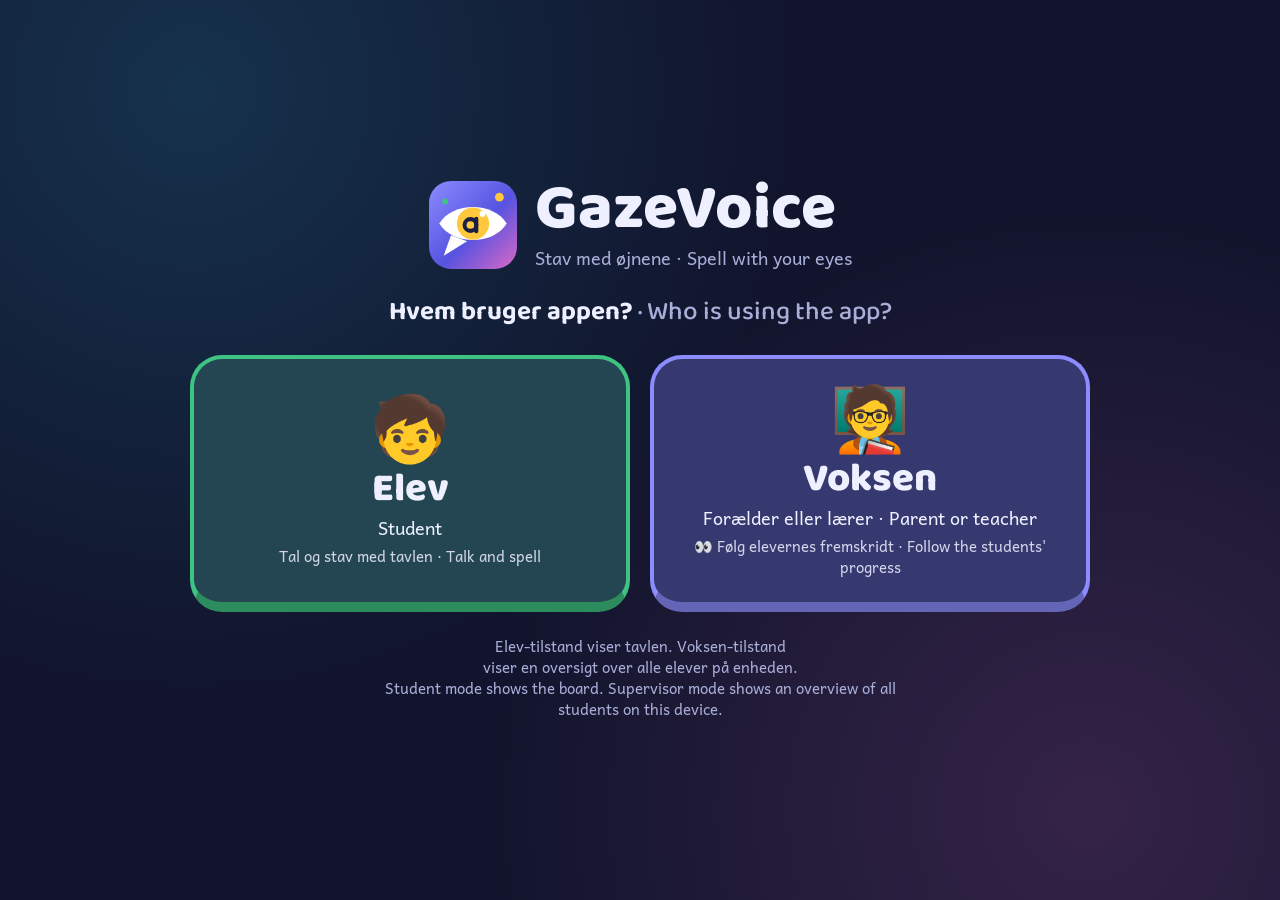
<file: index-3.html>
<!DOCTYPE html>
<html lang="da">
<head>
  <meta charset="UTF-8">
  <meta name="viewport" content="width=device-width, initial-scale=1, viewport-fit=cover">
  <title>GazeVoice AAC - Dansk & English Phonics Eye-Tracker Prototype</title>
  <!-- Progressive Web App: installable on phones/tablets and usable offline -->
  <link rel="manifest" href="manifest.webmanifest">
  <meta name="theme-color" content="#11142C">
  <link rel="icon" href="icon.svg" type="image/svg+xml">
  <link rel="icon" href="icon-192.png" type="image/png" sizes="192x192">
  <link rel="apple-touch-icon" href="apple-touch-icon.png">
  <meta name="apple-mobile-web-app-capable" content="yes">
  <meta name="mobile-web-app-capable" content="yes">
  <meta name="apple-mobile-web-app-status-bar-style" content="black-translucent">
  <meta name="apple-mobile-web-app-title" content="GazeVoice">
  <!-- Fonts are stored in the app itself: works offline and sends nothing to Google -->
  <link rel="stylesheet" href="fonts.css">
  <style>
    /* Layout: one-screen tablet board. Adult controls on top, then quick words, the sentence,
       the word being spelled, a calm rest band, the letter keys and the spacebar. */
    :root {
      /* Mørk Navy (default) */
      --bg: #11142C; --surface: #1B1F42; --surface-2: #232852; --ink: #EEF0FF; --ink-soft: #A9AED8; --line: #323867;
      --brand: #9A98FF; --brand-ink: #11142C; --on-sun: #1B1F45;
      --sun: #FFC83D; --coral: #FF7B6B; --leaf: #3FC383; --aqua: #2BB8E0; --berry: #DA69C6; --violet: #8C8CFF;
      --key-ink: #EEF0FF; --tint-amt: 24%; --fill-amt: 50%;
      --rest: #16362E; --rest-ink: #97E0BF; --gaze: #B3B1FF; --gaze-rest: #6FE0A9; --blend: #DA69C6;
      --shadow: 0 1px 0 rgba(0,0,0,.3), 0 12px 30px -12px rgba(0,0,0,.65);
      --font-display: "Baloo 2", "Trebuchet MS", system-ui, sans-serif;
      --font-letter: "Andika", "Verdana", system-ui, sans-serif;
      color-scheme: dark;
    }
    body.theme-light-contrast {
      --bg: #EDF2FF; --surface: #FFFFFF; --surface-2: #F4F6FF; --ink: #1B1F45; --ink-soft: #5B6090; --line: #D8DEF6;
      --brand: #5653E0; --brand-ink: #FFFFFF;
      --key-ink: #1B1F45; --tint-amt: 30%; --fill-amt: 80%;
      --rest: #DDF4E9; --rest-ink: #2D6B53; --gaze: #5653E0; --gaze-rest: #2FA672; --blend: #B4489F;
      --shadow: 0 1px 0 rgba(27,31,69,.06), 0 10px 28px -12px rgba(27,31,69,.28);
      color-scheme: light;
    }
    body.theme-yellow-black {
      --bg: #000000; --surface: #000000; --surface-2: #111111; --ink: #FFFF00; --ink-soft: #FFF59A; --line: #FFFF00;
      --brand: #FFFF00; --brand-ink: #000000; --on-sun: #000000;
      --sun: #FFFF00; --coral: #FFFF00; --leaf: #FFFF00; --aqua: #FFFF00; --berry: #FFFF00; --violet: #FFFF00;
      --key-ink: #FFFF00; --tint-amt: 0%; --fill-amt: 38%;
      --rest: #04233D; --rest-ink: #8FD8FF; --gaze: #FFFF00; --gaze-rest: #8FD8FF; --blend: #38BDF8;
      --shadow: none;
      color-scheme: dark;
    }
    body.theme-sensory-calm {
      --bg: #131C19; --surface: #1D2D27; --surface-2: #22372F; --ink: #ECFDF5; --ink-soft: #A7F3D0; --line: #2D453B;
      --brand: #34D399; --brand-ink: #0B1F17; --on-sun: #1F3B33;
      --sun: #C9B87A; --coral: #5FAE8F; --leaf: #5FAE8F; --aqua: #5FAE8F; --berry: #5FAE8F; --violet: #5FAE8F;
      --key-ink: #ECFDF5; --tint-amt: 22%; --fill-amt: 48%;
      --rest: #162420; --rest-ink: #A7F3D0; --gaze: #34D399; --gaze-rest: #A7F3D0; --blend: #F59E0B;
      --shadow: 0 10px 26px -14px rgba(0,0,0,.6);
      color-scheme: dark;
    }

    *, *::before, *::after { box-sizing: border-box; }
    html, body { height: 100%; overscroll-behavior: none; }
    [hidden] { display: none !important; }
    body {
      margin: 0; background: var(--bg); color: var(--ink);
      font-family: var(--font-letter); font-size: 16px; line-height: 1.4;
      -webkit-user-select: none; user-select: none; -webkit-tap-highlight-color: transparent;
      transition: background-color .2s;
    }
    button, input, select { font: inherit; color: inherit; }
    button { background: none; border: 0; padding: 0; margin: 0; cursor: pointer; }
    :focus-visible { outline: 4px solid var(--brand); outline-offset: 3px; }
    svg { display: block; }

    .app {
      min-height: 100%; display: flex; flex-direction: column; gap: 8px;
      max-width: 1320px; margin: 0 auto;
      padding-block: calc(env(safe-area-inset-top, 0px) + 12px) calc(env(safe-area-inset-bottom, 0px) + 12px);
      padding-left: max(16px, env(safe-area-inset-left, 0px)); padding-right: max(16px, env(safe-area-inset-right, 0px));
    }
    .app > * { flex: none; }

    /* ---------- Dwell (everything the eyes can choose fills up from the bottom) ---------- */
    .gaze-target { --p: 0; position: relative; isolation: isolate; overflow: hidden; touch-action: manipulation; }
    .gaze-target::before {
      content: ""; position: absolute; inset: 0; z-index: -1; pointer-events: none;
      background: var(--dwell-fill, color-mix(in srgb, var(--brand) 24%, transparent));
      transform: scaleY(var(--p)); transform-origin: 50% 100%;
    }
    .gaze-target.is-dwelling { box-shadow: 0 0 0 4px var(--gaze), 0 12px 26px -8px color-mix(in srgb, var(--gaze) 55%, transparent); }
    .pop-anim { animation: popPulse .32s cubic-bezier(.175,.885,.32,1.275); }
    @keyframes popPulse { 0% { transform: scale(.96); } 50% { transform: scale(1.07); } 100% { transform: scale(1); } }

    /* ---------- Gaze dot (mouse = eyes) ---------- */
    #gazeReticle {
      position: fixed; left: -200px; top: -200px; width: 88px; height: 88px; z-index: 9999;
      transform: translate(-50%, -50%); pointer-events: none; opacity: 0; transition: opacity .2s;
    }
    #gazeReticle.show { opacity: 1; }
    #gazeReticle svg { width: 100%; height: 100%; overflow: visible; }
    #gazeReticle .g-bg { fill: color-mix(in srgb, var(--gaze) 12%, transparent); stroke: color-mix(in srgb, var(--gaze) 35%, transparent); stroke-width: 3; }
    #gazeReticle .g-ring { fill: none; stroke: var(--gaze); stroke-width: 8; stroke-linecap: round; stroke-dasharray: 100; stroke-dashoffset: 100; transform: rotate(-90deg); transform-origin: 50% 50%; }
    #gazeReticle .g-core { position: absolute; left: 50%; top: 50%; width: 14px; height: 14px; margin: -7px 0 0 -7px; border-radius: 50%; background: var(--gaze); box-shadow: 0 0 0 3px var(--surface); transition: transform .2s, background .2s; }
    #gazeReticle.resting .g-core { background: var(--gaze-rest); transform: scale(1.5); }
    #gazeReticle.resting .g-bg { fill: color-mix(in srgb, var(--gaze-rest) 16%, transparent); stroke: color-mix(in srgb, var(--gaze-rest) 40%, transparent); }
    #gazeReticle.resting .g-ring { stroke-dashoffset: 100 !important; }

    /* ---------- Top bar (adult controls) ---------- */
    .topbar { display: flex; align-items: center; gap: 10px; flex-wrap: wrap; min-height: 44px; }
    .brand { display: flex; align-items: center; gap: 10px; font-family: var(--font-display); font-weight: 800; font-size: 22px; margin-right: 4px; }
    .brand svg { width: 38px; height: 38px; }
    .pill {
      display: inline-flex; align-items: center; gap: 8px; height: 40px; padding: 0 14px; border-radius: 999px;
      background: var(--surface); border: 2px solid var(--line); color: var(--ink);
      font-family: var(--font-display); font-weight: 600; font-size: 15px; white-space: nowrap;
    }
    .pill select { appearance: none; -webkit-appearance: none; background: transparent; border: 0; padding: 0 2px; font-family: var(--font-display); font-weight: 700; font-size: 15px; color: var(--ink); cursor: pointer; }
    .pill select:focus-visible { outline: none; }
    .pill:focus-within { outline: 4px solid var(--brand); outline-offset: 2px; }
    .pill select option { color: #11142C; background: #FFFFFF; }
    .pill .caret-down { opacity: .6; font-size: 11px; }
    .flag svg { width: 24px; height: 16px; border-radius: 3px; }
    .seg { display: inline-flex; background: var(--surface); border: 2px solid var(--line); border-radius: 999px; padding: 3px; gap: 2px; }
    .seg button { height: 30px; padding: 0 12px; border-radius: 999px; font-family: var(--font-display); font-weight: 600; font-size: 14px; color: var(--ink-soft); white-space: nowrap; }
    .seg button[aria-pressed="true"] { background: var(--brand); color: var(--brand-ink); }
    .spacer { flex: 1; }
    .pill svg.ico { width: 20px; height: 20px; }

    /* ---------- Quick words (Kerneord) ---------- */
    .quick-row { display: flex; gap: 8px; align-items: stretch; }
    .quick { flex: 1; min-width: 0; display: grid; grid-template-columns: repeat(auto-fit, minmax(100px, 1fr)); gap: 8px; }
    .qbtn {
      --tint: color-mix(in srgb, var(--hue) var(--tint-amt), var(--surface));
      --dwell-fill: color-mix(in srgb, var(--hue) var(--fill-amt), var(--surface));
      min-height: 56px; border-radius: 18px; background: var(--tint); border: 3px solid var(--hue); color: var(--key-ink);
      display: flex; align-items: center; justify-content: center; gap: 8px; padding: 4px 8px;
      font-family: var(--font-display); font-weight: 800; font-size: clamp(15px, 1.5vw, 19px); letter-spacing: .03em; line-height: 1.1;
    }
    .qbtn .emo { font-size: 1.35em; line-height: 1; }
    .edit-quick {
      flex: none; min-height: 56px; padding: 4px 14px; border-radius: 18px; border: 2px dashed var(--line); color: var(--ink-soft);
      display: flex; align-items: center; gap: 6px; font-family: var(--font-display); font-weight: 700; font-size: 14px;
      --dwell-fill: color-mix(in srgb, var(--brand) 24%, var(--surface));
    }

    /* ---------- Sentence bar (Sætning) ---------- */
    .sentence { display: flex; align-items: center; gap: 12px; background: var(--surface); border-radius: 22px; padding: 8px 8px 8px 18px; box-shadow: var(--shadow); min-height: 64px; }
    .label { flex: none; font-family: var(--font-display); font-weight: 700; font-size: 13px; letter-spacing: .09em; text-transform: uppercase; color: var(--ink-soft); }
    .sentence-words { flex: 1; min-width: 0; display: flex; flex-wrap: wrap; align-items: center; gap: 8px; }
    .sentence-empty { font-size: 18px; color: var(--ink-soft); }
    .wchip { display: inline-flex; align-items: center; gap: 6px; padding: 3px 14px; border-radius: 14px; background: var(--surface-2); border: 2px solid var(--line); font-weight: 700; font-size: 24px; line-height: 1.3; }
    .wchip .emo { font-size: .9em; }
    .wchip.new { animation: drop .4s cubic-bezier(.3,1.5,.6,1); }
    .wchip.speaking { background: color-mix(in srgb, var(--sun) 45%, var(--surface)); border-color: var(--sun); }
    .sentence-actions { flex: none; display: flex; gap: 8px; }

    .btn { display: inline-flex; align-items: center; justify-content: center; gap: 10px; min-height: 52px; padding: 8px 18px; border-radius: 18px; font-family: var(--font-display); font-weight: 700; font-size: 18px; line-height: 1.1; text-align: center; }
    .btn svg { width: 24px; height: 24px; flex: none; }
    .btn .emo { font-size: 20px; line-height: 1; }
    .btn.soft { background: var(--surface-2); border: 2px solid var(--line); color: var(--ink); --dwell-fill: color-mix(in srgb, var(--brand) 24%, var(--surface)); }
    .btn.ghost { background: transparent; border: 2px solid var(--line); color: var(--ink-soft); }
    .btn.primary { background: var(--brand); color: var(--brand-ink); box-shadow: 0 6px 0 color-mix(in srgb, var(--brand) 68%, #000); --dwell-fill: color-mix(in srgb, var(--brand) 62%, var(--ink)); }
    body.theme-yellow-black .btn.primary { --dwell-fill: #FFFFFF; box-shadow: none; }
    .btn.big { min-height: 66px; padding: 10px 24px; border-radius: 22px; font-size: clamp(19px, 2.1vw, 26px); font-weight: 800; }
    .btn.big svg { width: 34px; height: 34px; }

    /* ---------- Word card ---------- */
    .wordcard { display: grid; grid-template-columns: minmax(0, 1fr) auto; gap: 16px; background: var(--surface); border-radius: 26px; padding: 12px 14px 12px 18px; box-shadow: var(--shadow); }
    .word-col { min-width: 0; display: flex; flex-direction: column; gap: 6px; }
    .word-line { display: flex; align-items: center; gap: 14px; min-width: 0; }
    .word-emoji { flex: none; width: 56px; height: 56px; border-radius: 16px; display: grid; place-items: center; font-size: 32px; background: var(--surface-2); border: 2px solid var(--line); }
    .word { flex: 1; min-width: 0; display: flex; align-items: flex-end; flex-wrap: wrap; gap: 0 .05em; min-height: calc(1.1em + 18px); font-weight: 700; font-size: clamp(38px, 7vh, 76px); line-height: 1.1; letter-spacing: .02em; }
    .word-empty { align-self: center; font-size: clamp(17px, .34em, 24px); font-weight: 400; color: var(--ink-soft); letter-spacing: 0; font-style: italic; }
    .seg1, .pair { position: relative; display: inline-flex; padding: 0 .02em 18px; border-radius: 14px; transition: background .15s; }
    .seg1::after { content: ""; position: absolute; left: 50%; bottom: 3px; width: 12px; height: 12px; margin-left: -6px; border-radius: 50%; background: var(--ink-soft); transition: transform .15s, background .15s; }
    .pair { background: color-mix(in srgb, var(--blend) 16%, transparent); }
    .pair::after { content: ""; position: absolute; left: 12%; right: 12%; bottom: 6px; height: 6px; border-radius: 3px; background: var(--blend); }
    body:not(.mode-phonics) .seg1::after { display: none; }
    body:not(.mode-phonics) .seg1 { padding-bottom: 4px; }
    .lit { background: color-mix(in srgb, var(--sun) 45%, transparent) !important; }
    .lit::after { background: var(--coral) !important; transform: scale(1.35); }
    .ch { display: inline-block; }
    .ch.new { animation: drop .4s cubic-bezier(.3,1.6,.6,1); }
    .caret { align-self: center; width: 5px; height: .85em; margin: 0 0 6px .08em; border-radius: 3px; background: var(--brand); animation: blink 1.1s steps(1) infinite; }
    @keyframes blink { 50% { opacity: 0; } }
    @keyframes drop { from { transform: translateY(-.5em) scale(.6); opacity: 0; } to { transform: none; opacity: 1; } }
    .phonemes { flex: none; align-self: center; max-width: 40%; font-family: var(--font-display); font-weight: 700; font-size: 15px; line-height: 1.2; padding: 6px 12px; border-radius: 14px; color: var(--ink); background: color-mix(in srgb, var(--blend) 14%, var(--surface)); border: 2px solid color-mix(in srgb, var(--blend) 60%, var(--line)); }
    .phonemes .ipa-list { font-family: var(--font-letter); font-weight: 700; }
    .ideas { display: flex; align-items: center; flex-wrap: wrap; gap: 8px 12px; }
    .ideas-row { display: flex; flex-wrap: wrap; gap: 8px; min-width: 0; min-height: 48px; align-items: center; }
    .ideas-none { font-size: 15px; color: var(--ink-soft); font-style: italic; }
    .idea { display: inline-flex; align-items: center; gap: 8px; min-height: 48px; padding: 4px 16px; border-radius: 16px; background: var(--surface-2); border: 2px solid var(--line); font-size: 21px; font-weight: 700; --dwell-fill: color-mix(in srgb, var(--leaf) 40%, var(--surface)); }
    .idea b { color: var(--brand); }
    .word-actions { display: flex; flex-direction: column; gap: 10px; width: clamp(230px, 27vw, 330px); }
    .word-actions .big { flex: 1; }

    /* ---------- Rest zone ---------- */
    .rest { display: flex; align-items: center; justify-content: center; gap: 12px; flex-wrap: wrap; min-height: 46px; padding: 4px 16px; border-radius: 999px; background: var(--rest); color: var(--rest-ink); border: 2px dashed color-mix(in srgb, var(--rest-ink) 35%, transparent); font-family: var(--font-display); font-weight: 600; font-size: 17px; transition: background .4s; text-align: center; }
    .rest-face { font-size: 22px; line-height: 1; animation: breathe 4s ease-in-out infinite; }
    .rest-badge { font-size: 12px; font-weight: 700; padding: 2px 10px; border-radius: 999px; border: 1.5px solid color-mix(in srgb, var(--rest-ink) 45%, transparent); }
    .rest-desc { font-family: var(--font-letter); font-weight: 400; font-size: 13px; opacity: .85; }
    .rest.is-resting { background: color-mix(in srgb, var(--rest) 70%, var(--gaze-rest)); }
    .rest.is-resting .rest-badge { background: var(--rest-ink); color: var(--rest); }
    @keyframes breathe { 50% { transform: scale(1.2); } }

    /* ---------- Letter keys ---------- */
    .keyboard { --cols: 10; --rows: 3; flex: 1 1 auto; display: grid; grid-template-columns: repeat(var(--cols), minmax(0, 1fr)); grid-template-rows: repeat(var(--rows), minmax(var(--row-min, 62px), 1fr)); gap: 9px; }
    .key {
      --tint: color-mix(in srgb, var(--hue) var(--tint-amt), var(--surface));
      --dwell-fill: color-mix(in srgb, var(--hue) var(--fill-amt), var(--surface));
      min-width: 0; display: flex; flex-direction: column; align-items: center; justify-content: center; gap: 2px; padding: 0 2px;
      background: var(--tint); color: var(--key-ink); border: 3px solid var(--hue); border-bottom-width: 8px; border-bottom-color: color-mix(in srgb, var(--hue) 72%, #000); border-radius: 22px;
      transition: transform .15s ease;
    }
    .key.is-dwelling { transform: translateY(-3px); }
    .key .glyph { font-weight: 700; font-size: clamp(26px, min(4.2vw, 5.6vh), 58px); line-height: 1; }
    .keyboard.starter .key .glyph { font-size: clamp(40px, min(8vw, 10vh), 96px); }
    .key-sub { display: flex; align-items: center; justify-content: center; gap: 5px; line-height: 1; max-width: 100%; min-width: 0; }
    .key .pic { font-size: clamp(15px, 2.4vh, 26px); line-height: 1; }
    .keyboard.starter .key .pic { font-size: clamp(22px, 4vh, 40px); }
    .key .hint { font-size: clamp(11px, 1.6vh, 15px); opacity: .82; white-space: nowrap; overflow: hidden; text-overflow: ellipsis; min-width: 0; }
    .key.vowel::after { content: ""; position: absolute; top: 8px; right: 8px; width: 9px; height: 9px; border-radius: 50%; background: var(--key-ink); opacity: .35; }
    .key.del { font-family: var(--font-display); font-weight: 700; font-size: 16px; }
    .key.del svg { width: clamp(28px, 3.4vw, 40px); height: auto; }

    .spacebar {
      --hue: var(--ink-soft);
      --tint: color-mix(in srgb, var(--hue) var(--tint-amt), var(--surface));
      --dwell-fill: color-mix(in srgb, var(--brand) var(--fill-amt), var(--surface));
      width: 100%; min-height: 54px; display: flex; align-items: center; justify-content: center; gap: 12px;
      background: var(--tint); color: var(--key-ink); border: 3px solid var(--line); border-bottom-width: 7px; border-radius: 20px;
      font-family: var(--font-display); font-weight: 800; font-size: clamp(15px, 1.6vw, 19px); letter-spacing: .1em; text-transform: uppercase;
    }
    .spacebar .space-glyph { font-size: 26px; line-height: 1; letter-spacing: 0; }

    /* ---------- Toast (sound blends and spoken words) ---------- */
    .toast {
      position: fixed; left: 50%; top: calc(env(safe-area-inset-top, 0px) + 10px); z-index: 80;
      display: flex; align-items: center; gap: 12px; max-width: calc(100% - 32px);
      padding: 9px 20px 9px 10px; border-radius: 999px; background: var(--ink); color: var(--bg); box-shadow: var(--shadow);
      font-family: var(--font-display); font-weight: 600; font-size: 17px; line-height: 1.25;
      opacity: 0; transform: translate(-50%, -16px); transition: opacity .25s, transform .25s; pointer-events: none;
    }
    .toast.show { opacity: 1; transform: translate(-50%, 0); }
    .toast .toast-ico { flex: none; width: 36px; height: 36px; border-radius: 50%; display: grid; place-items: center; background: var(--sun); color: var(--on-sun); font-size: 18px; }
    .toast-badge { flex: none; font-size: 11px; font-weight: 700; letter-spacing: .08em; text-transform: uppercase; padding: 2px 8px; border-radius: 999px; border: 1.5px solid currentColor; opacity: .75; }

    /* ---------- Dialogs ---------- */
    .scrim { position: fixed; inset: 0; z-index: 95; background: rgba(0,0,0,.6); display: flex; align-items: center; justify-content: center; padding: 16px; }
    .scrim.drawer-scrim { justify-content: flex-end; padding: 0; }
    .dialog { width: min(560px, 100%); max-height: calc(100% - 16px); overflow-y: auto; background: var(--surface); color: var(--ink); border: 2px solid var(--line); border-radius: 26px; box-shadow: var(--shadow); padding: 22px; display: flex; flex-direction: column; gap: 18px; -webkit-user-select: text; user-select: text; }
    .dialog.wide { width: min(760px, 100%); }
    .drawer { width: min(440px, 100%); height: 100%; max-height: none; border-radius: 0; border-width: 0 0 0 2px;
      padding-block: calc(env(safe-area-inset-top, 0px) + 20px) calc(env(safe-area-inset-bottom, 0px) + 22px);
      padding-left: 22px; padding-right: max(22px, env(safe-area-inset-right, 0px)); }
    .dialog-head { display: flex; align-items: center; justify-content: space-between; gap: 12px; }
    .dialog h2 { margin: 0; font-family: var(--font-display); font-weight: 800; font-size: 26px; line-height: 1.1; }
    .close-x { width: 44px; height: 44px; border-radius: 14px; font-size: 26px; line-height: 1; color: var(--ink-soft); border: 2px solid var(--line); }
    .dialog p.help { margin: 0; font-size: 14px; color: var(--ink-soft); }
    .set-group { display: flex; flex-direction: column; gap: 8px; }
    .set-group h3 { margin: 0; font-family: var(--font-display); font-weight: 700; font-size: 13px; letter-spacing: .09em; text-transform: uppercase; color: var(--ink-soft); }
    .seg.wide { display: flex; flex-wrap: wrap; border-radius: 16px; }
    .seg.wide button { flex: 1 1 auto; height: auto; min-height: 44px; padding: 6px 12px; border-radius: 12px; font-size: 15px; }
    .range-row { display: flex; align-items: center; gap: 14px; }
    .range-row input { flex: 1; accent-color: var(--brand); height: 28px; }
    .range-val { min-width: 52px; text-align: right; font-family: var(--font-display); font-weight: 800; font-size: 20px; font-variant-numeric: tabular-nums; }
    .check-card { display: flex; align-items: center; justify-content: space-between; gap: 14px; padding: 12px 14px; border-radius: 16px; background: var(--surface-2); border: 2px solid var(--line); }
    .check-card b { display: block; font-family: var(--font-display); font-size: 16px; }
    .check-card span.help { display: block; font-size: 13px; color: var(--ink-soft); }
    .check-card input[type="checkbox"] { width: 24px; height: 24px; accent-color: var(--brand); flex: none; cursor: pointer; }
    .btn.rec { background: #E11D48; color: #FFFFFF; border: 0; min-height: 44px; font-size: 15px; white-space: nowrap; }
    .dialog-foot { display: flex; align-items: center; justify-content: space-between; gap: 10px; flex-wrap: wrap; padding-top: 4px; border-top: 2px solid var(--line); padding-top: 14px; }
    .link-danger { color: var(--coral); font-weight: 700; font-size: 14px; text-decoration: underline; }
    body.theme-yellow-black .link-danger { color: var(--ink); }

    .field-row { display: flex; gap: 8px; }
    .field-row input { min-width: 0; height: 46px; padding: 0 12px; border-radius: 14px; border: 2px solid var(--line); background: var(--surface-2); color: var(--ink); font-weight: 700; }
    .field-row input#newWordInput { flex: 1; text-transform: uppercase; }
    .field-row input#newEmojiInput { width: 84px; text-align: center; }
    .list { display: flex; flex-direction: column; gap: 6px; }
    .list-row { display: flex; align-items: center; justify-content: space-between; gap: 10px; padding: 8px 10px; border-radius: 14px; background: var(--surface-2); border: 2px solid var(--line); font-weight: 700; }
    .list-row.recording { border-color: #F43F5E; }
    .list-row .who { display: flex; align-items: center; gap: 12px; min-width: 0; }
    .list-row .big-letter { width: 44px; text-align: center; font-size: 22px; font-weight: 800; flex: none; }
    .list-row .ipa { width: 64px; flex: none; color: var(--blend); }
    .list-row .muted { color: var(--ink-soft); font-weight: 400; font-size: 14px; white-space: nowrap; overflow: hidden; text-overflow: ellipsis; }
    .list-row .tools { display: flex; align-items: center; gap: 6px; flex: none; }
    .mini-btn { min-width: 40px; height: 36px; padding: 0 10px; border-radius: 10px; font-weight: 800; font-size: 14px; border: 2px solid var(--line); color: var(--ink); }
    .mini-btn.rec { background: #E11D48; border-color: #E11D48; color: #FFFFFF; }
    .mini-btn.rec.on { animation: pulse 1s ease-in-out infinite; }
    .mini-btn.del { color: var(--coral); }
    .mini-btn:disabled { opacity: .35; cursor: default; }
    .status-chip { font-size: 12px; font-weight: 700; padding: 3px 10px; border-radius: 999px; background: var(--surface); border: 1.5px solid var(--line); color: var(--ink-soft); white-space: nowrap; max-width: 180px; overflow: hidden; text-overflow: ellipsis; }
    .status-chip.ok { color: var(--leaf); border-color: color-mix(in srgb, var(--leaf) 60%, var(--line)); }
    @keyframes pulse { 50% { opacity: .55; } }

    /* ---------- Student and supervisor modes ---------- */
    body.role-student .supervisor-only { display: none !important; }
    body:not(.role-student) .student-only { display: none !important; }
    .lock-btn { color: var(--ink-soft); }
    @media (max-width: 1199px) { .topbar .pill .lbl { display: none; } }

    .role-screen {
      position: fixed; inset: 0; z-index: 90; overflow-y: auto; display: flex;
      background:
        radial-gradient(circle at 15% 10%, color-mix(in srgb, var(--aqua) 18%, transparent), transparent 45%),
        radial-gradient(circle at 85% 90%, color-mix(in srgb, var(--berry) 18%, transparent), transparent 45%),
        var(--bg);
      padding-block: calc(env(safe-area-inset-top, 0px) + 20px) calc(env(safe-area-inset-bottom, 0px) + 20px);
      padding-left: max(16px, env(safe-area-inset-left, 0px)); padding-right: max(16px, env(safe-area-inset-right, 0px));
    }
    .role-inner { width: min(900px, 100%); margin: auto; display: flex; flex-direction: column; align-items: center; gap: 24px; text-align: center; }
    .role-brand { display: flex; align-items: center; gap: 18px; text-align: left; }
    .role-brand svg { width: 88px; height: 88px; flex: none; }
    .role-brand h1 { margin: 0; font-family: var(--font-display); font-weight: 800; font-size: clamp(40px, 6vw, 64px); line-height: .95; }
    .role-brand p { margin: 4px 0 0; color: var(--ink-soft); font-size: 18px; }
    .role-q { margin: 0; font-family: var(--font-display); font-weight: 700; font-size: 26px; text-wrap: balance; }
    .role-q span { color: var(--ink-soft); font-weight: 500; }
    .role-cards { display: grid; grid-template-columns: repeat(2, minmax(0, 1fr)); gap: 20px; width: 100%; }
    .role-card {
      --tint: color-mix(in srgb, var(--hue) var(--tint-amt), var(--surface));
      --dwell-fill: color-mix(in srgb, var(--hue) var(--fill-amt), var(--surface));
      background: var(--tint); color: var(--key-ink); border: 4px solid var(--hue); border-bottom-width: 10px; border-bottom-color: color-mix(in srgb, var(--hue) 72%, #000);
      border-radius: 32px; padding: 24px 18px; min-height: 240px; display: flex; flex-direction: column; align-items: center; justify-content: center; gap: 6px;
    }
    .role-emo { font-size: 64px; line-height: 1; }
    .role-name { font-family: var(--font-display); font-weight: 800; font-size: 40px; line-height: 1; margin-top: 6px; }
    .role-sub { font-size: 18px; }
    .role-meta { font-size: 15px; opacity: .85; }
    .role-note { margin: 0; max-width: 62ch; font-size: 15px; color: var(--ink-soft); text-wrap: balance; }

    .role-step { width: 100%; display: flex; flex-direction: column; align-items: center; gap: 24px; }
    .name-step { width: 100%; display: flex; flex-direction: column; align-items: center; gap: 18px; }
    .name-back { align-self: flex-start; }
    .name-emo { font-size: 56px; line-height: 1; }
    .recent-names { display: grid; grid-template-columns: repeat(auto-fit, minmax(180px, 1fr)); gap: 12px; width: 100%; }
    .name-btn {
      --tint: color-mix(in srgb, var(--hue) var(--tint-amt), var(--surface));
      --dwell-fill: color-mix(in srgb, var(--hue) var(--fill-amt), var(--surface));
      min-height: 84px; padding: 8px 16px; border-radius: 24px; background: var(--tint); color: var(--key-ink);
      border: 3px solid var(--hue); border-bottom-width: 7px; border-bottom-color: color-mix(in srgb, var(--hue) 72%, #000);
      font-family: var(--font-display); font-weight: 800; font-size: 28px; line-height: 1.1; overflow-wrap: anywhere;
    }
    .name-form { display: flex; gap: 10px; width: min(560px, 100%); }
    .name-input { flex: 1; min-width: 0; height: 64px; padding: 0 20px; border-radius: 20px; border: 3px solid var(--line); background: var(--surface); color: var(--ink); font-size: 24px; font-weight: 700; -webkit-user-select: text; user-select: text; }
    .name-input:focus { border-color: var(--brand); outline: none; }
    .name-form .btn { min-height: 64px; }
    .name-error { margin: 0; min-height: 1.4em; color: var(--coral); font-weight: 700; }
    body.theme-yellow-black .name-error { color: var(--ink); }
    .who-pill { color: var(--ink); max-width: 220px; overflow: hidden; text-overflow: ellipsis; }
    @media (max-width: 1199px) { body.role-supervisor .who-pill { display: none; } }
    .dash-filter { display: flex; align-items: center; gap: 10px; flex-wrap: wrap; }
    .dash-filter label { font-family: var(--font-display); font-weight: 700; font-size: 13px; letter-spacing: .09em; text-transform: uppercase; color: var(--ink-soft); }
    .dash-filter select { height: 44px; padding: 0 12px; border-radius: 14px; border: 2px solid var(--line); background: var(--surface-2); color: var(--ink); font-family: var(--font-display); font-weight: 700; font-size: 16px; }

    .dialog.dash { width: min(1100px, 100%); }
    .live-card { display: flex; flex-direction: column; gap: 10px; padding: 14px 16px; border-radius: 20px; background: var(--surface-2); border: 2px solid var(--line); }
    .live-head { display: flex; align-items: center; gap: 10px; flex-wrap: wrap; }
    .live-head b { font-family: var(--font-display); font-size: 18px; }
    .live-dot { width: 12px; height: 12px; border-radius: 50%; background: var(--ink-soft); flex: none; }
    .live-dot.on { background: var(--leaf); box-shadow: 0 0 0 4px color-mix(in srgb, var(--leaf) 30%, transparent); animation: pulse 1.6s ease-in-out infinite; }
    .live-sentence { display: flex; flex-wrap: wrap; gap: 8px; align-items: center; min-height: 48px; }
    .live-sentence .wchip.now { border-color: var(--brand); }
    .live-sentence .caret { height: 1em; margin: 0 0 0 4px; }
    .dash-grid { display: grid; grid-template-columns: repeat(auto-fit, minmax(130px, 1fr)); gap: 10px; }
    .tile { padding: 12px 14px; border-radius: 18px; background: var(--surface-2); border: 2px solid var(--line); }
    .tile .num { display: block; font-family: var(--font-display); font-weight: 800; font-size: 34px; line-height: 1.1; font-variant-numeric: tabular-nums; }
    .tile .lbl { display: block; font-size: 13px; color: var(--ink-soft); }
    .dash-cols { display: grid; grid-template-columns: minmax(0, 1.3fr) minmax(0, 1fr); gap: 18px; }
    .table-wrap { overflow-x: auto; }
    .day-table { width: 100%; border-collapse: collapse; font-variant-numeric: tabular-nums; font-size: 15px; }
    .day-table th, .day-table td { padding: 7px 8px; text-align: right; border-bottom: 1.5px solid var(--line); white-space: nowrap; }
    .day-table th:first-child, .day-table td:first-child { text-align: left; }
    .day-table th { font-family: var(--font-display); font-size: 12px; letter-spacing: .06em; text-transform: uppercase; color: var(--ink-soft); }
    .day-table tr.today td { font-weight: 700; }
    .top-words { display: flex; flex-wrap: wrap; gap: 8px; align-content: flex-start; }
    .top-words .wchip { font-size: 18px; }
    .top-words .count { font-size: 13px; color: var(--ink-soft); font-weight: 700; }
    .log { max-height: 300px; overflow-y: auto; border-radius: 16px; border: 2px solid var(--line); }
    .log-row { display: grid; grid-template-columns: 76px 28px minmax(0, 1fr); gap: 8px; align-items: center; padding: 7px 12px; border-bottom: 1.5px solid var(--line); font-size: 15px; }
    .log-row:last-child { border-bottom: 0; }
    .log-row time { color: var(--ink-soft); font-variant-numeric: tabular-nums; font-size: 13px; }
    .empty-note { padding: 14px; margin: 0; color: var(--ink-soft); font-style: italic; }
    .foot-actions { display: flex; gap: 8px; flex-wrap: wrap; }
    @media (max-width: 800px) { .dash-cols { grid-template-columns: minmax(0, 1fr); } }
    @media (max-width: 640px) {
      .role-cards { grid-template-columns: minmax(0, 1fr); }
      .role-card { min-height: 170px; }
      .role-emo { font-size: 48px; }
      .role-brand svg { width: 64px; height: 64px; }
      .name-form { flex-direction: column; }
      .name-btn { font-size: 24px; min-height: 72px; }
    }

    /* ---------- Pause (students) ---------- */
    .pause-btn { --dwell-fill: color-mix(in srgb, var(--sun) 45%, var(--surface)); border-color: color-mix(in srgb, var(--sun) 60%, var(--line)); }
    .pause-overlay {
      position: fixed; inset: 0; z-index: 85; display: flex; flex-direction: column; align-items: center; justify-content: center; gap: 18px; text-align: center;
      background: color-mix(in srgb, var(--bg) 94%, transparent); -webkit-backdrop-filter: blur(8px); backdrop-filter: blur(8px);
      padding: 24px max(16px, env(safe-area-inset-right, 0px)) 24px max(16px, env(safe-area-inset-left, 0px));
    }
    .pause-ico { font-size: 56px; line-height: 1; }
    .pause-title { margin: 0; font-family: var(--font-display); font-weight: 800; font-size: clamp(36px, 6vw, 56px); }
    .pause-sub { margin: 0; color: var(--ink-soft); font-size: 18px; max-width: 46ch; }
    .wake-btn {
      --hue: var(--leaf);
      --tint: color-mix(in srgb, var(--hue) var(--tint-amt), var(--surface));
      --dwell-fill: color-mix(in srgb, var(--hue) var(--fill-amt), var(--surface));
      width: min(300px, 70vw); max-width: 100%; aspect-ratio: 1; border-radius: 50%; background: var(--tint); color: var(--key-ink); border: 6px solid var(--hue);
      display: flex; flex-direction: column; align-items: center; justify-content: center; gap: 6px; font-family: var(--font-display); font-weight: 800; font-size: 30px;
    }
    .wake-btn .big-ico { font-size: 64px; line-height: 1; }

    /* ---------- Teacher view: supervisors observe instead of using the board ---------- */
    body.role-supervisor .app, body.role-supervisor #gazeReticle { display: none !important; }
    .teacher {
      min-height: 100%; max-width: 1320px; margin: 0 auto; display: flex; flex-direction: column; gap: 16px;
      padding-block: calc(env(safe-area-inset-top, 0px) + 14px) calc(env(safe-area-inset-bottom, 0px) + 28px);
      padding-left: max(16px, env(safe-area-inset-left, 0px)); padding-right: max(16px, env(safe-area-inset-right, 0px));
      -webkit-user-select: text; user-select: text;
    }
    .t-top { display: flex; align-items: center; gap: 10px; flex-wrap: wrap; }
    .t-title { margin: 0 0 0 4px; font-family: var(--font-display); font-weight: 800; font-size: 26px; line-height: 1.1; }
    .t-intro { margin: 0; color: var(--ink-soft); font-size: 16px; }
    .t-grid { display: grid; grid-template-columns: repeat(auto-fill, minmax(270px, 1fr)); gap: 14px; }
    .s-card {
      text-align: left; display: flex; flex-direction: column; gap: 10px; padding: 16px 18px; border-radius: 22px;
      background: var(--surface); border: 2px solid var(--line); box-shadow: var(--shadow); color: var(--ink); transition: border-color .15s, transform .15s;
    }
    .s-card:hover { border-color: var(--brand); transform: translateY(-2px); }
    .s-head { display: flex; align-items: center; justify-content: space-between; gap: 10px; }
    .s-name { font-family: var(--font-display); font-weight: 800; font-size: 24px; line-height: 1.1; overflow-wrap: anywhere; }
    .s-status { flex: none; display: inline-flex; align-items: center; gap: 6px; font-family: var(--font-display); font-weight: 700; font-size: 13px; padding: 3px 10px; border-radius: 999px; border: 1.5px solid var(--line); color: var(--ink-soft); white-space: nowrap; }
    .s-status.live { color: var(--leaf); border-color: color-mix(in srgb, var(--leaf) 60%, var(--line)); }
    .s-status.paused { color: var(--sun); border-color: color-mix(in srgb, var(--sun) 60%, var(--line)); }
    .s-status.resting { color: var(--aqua); border-color: color-mix(in srgb, var(--aqua) 60%, var(--line)); }
    .s-status .live-dot { width: 8px; height: 8px; box-shadow: none; }
    .s-live { margin: 0; font-weight: 700; font-size: 20px; padding: 8px 12px; border-radius: 14px; background: var(--surface-2); overflow-wrap: anywhere; }
    .s-live .caret { display: inline-block; height: .9em; vertical-align: -2px; margin: 0 0 0 3px; }
    .s-stats { display: flex; gap: 14px; flex-wrap: wrap; font-size: 14px; color: var(--ink-soft); font-variant-numeric: tabular-nums; }
    .s-stats b { color: var(--ink); font-family: var(--font-display); font-size: 20px; }
    .s-flag { align-self: flex-start; font-size: 13px; font-weight: 700; padding: 3px 10px; border-radius: 999px; background: color-mix(in srgb, var(--sun) 22%, var(--surface)); color: var(--ink); }
    .t-panel { display: flex; flex-direction: column; gap: 18px; background: var(--surface); border-radius: 26px; padding: 20px; box-shadow: var(--shadow); }
    .t-detail-head { display: flex; align-items: center; gap: 12px; flex-wrap: wrap; }
    .t-detail-head h2 { margin: 0; font-family: var(--font-display); font-weight: 800; font-size: 32px; line-height: 1.1; overflow-wrap: anywhere; }
    .insights { display: grid; grid-template-columns: repeat(auto-fit, minmax(280px, 1fr)); gap: 10px; }
    .insight { display: flex; gap: 12px; padding: 12px 14px; border-radius: 18px; background: var(--surface-2); border: 2px solid var(--line); }
    .insight .i-ico { flex: none; width: 40px; height: 40px; border-radius: 12px; display: grid; place-items: center; font-size: 20px; background: var(--surface); }
    .insight.good .i-ico { background: color-mix(in srgb, var(--leaf) 25%, var(--surface)); }
    .insight.note .i-ico { background: color-mix(in srgb, var(--sun) 32%, var(--surface)); }
    .insight b { font-family: var(--font-display); font-size: 16px; }
    .insight p { margin: 2px 0 0; font-size: 14px; }
    .insight .tip { color: var(--ink-soft); }
    .notes { width: 100%; min-height: 150px; resize: vertical; padding: 12px 14px; border-radius: 16px; border: 2px solid var(--line); background: var(--surface-2); color: var(--ink); font: inherit; font-size: 16px; }
    .t-foot { display: flex; align-items: center; justify-content: space-between; gap: 10px; flex-wrap: wrap; }
    .board-select { height: 44px; padding: 0 12px; border-radius: 12px; border: 2px solid var(--line); background: var(--surface-2); color: var(--ink); font-family: var(--font-display); font-weight: 700; font-size: 16px; }
    @media (max-width: 640px) { .t-top .pill .lbl { display: none; } .t-detail-head h2 { font-size: 26px; } }

    /* ---------- Narrower screens ---------- */
    @media (max-width: 1199px) and (min-width: 641px) {
      .edit-quick { width: 56px; padding: 0; justify-content: center; font-size: 22px; }
      .edit-quick .lbl { display: none; }
    }
    /* Shorter screens such as an iPad held sideways: tighten everything so the board fits without scrolling */
    @media (max-height: 760px) and (min-width: 641px) {
      .app { gap: 7px; padding-block: calc(env(safe-area-inset-top, 0px) + 8px) calc(env(safe-area-inset-bottom, 0px) + 8px); }
      .topbar { min-height: 38px; }
      .brand svg { width: 32px; height: 32px; }
      .pill { height: 36px; }
      .seg button { height: 28px; }
      .qbtn, .edit-quick { min-height: 50px; }
      .sentence { min-height: 54px; padding: 5px 6px 5px 16px; }
      .btn { min-height: 44px; }
      .wchip { font-size: 20px; }
      .wordcard { padding: 8px 12px 8px 16px; }
      .word { font-size: clamp(32px, 6vh, 60px); min-height: calc(1.1em + 14px); }
      .seg1, .pair { padding-bottom: 14px; }
      .seg1::after { width: 10px; height: 10px; margin-left: -5px; bottom: 2px; }
      .word-emoji { width: 46px; height: 46px; font-size: 26px; }
      .ideas-row, .idea { min-height: 42px; }
      .idea { font-size: 19px; }
      .btn.big { min-height: 54px; }
      .rest { min-height: 38px; font-size: 15px; }
      .spacebar { min-height: 44px; }
      .key .glyph { font-size: clamp(24px, min(4.2vw, 5vh), 58px); }
      .key .pic { font-size: clamp(15px, 2.3vh, 24px); }
    }
    @media (max-width: 900px) {
      .rest-desc { display: none; }
      .phonemes { max-width: 50%; }
    }
    @media (max-width: 640px) {
      .keyboard { gap: 7px; --row-min: 56px; }
      .key { border-radius: 16px; border-bottom-width: 6px; }
      .key .hint { display: none; }
      .key.vowel::after { top: 4px; right: 4px; width: 6px; height: 6px; }
      .topbar .seg, .brand span, .pill .dwell-label { display: none; }
      .quick-row { flex-direction: column; }
      .quick { grid-template-columns: repeat(4, minmax(0, 1fr)); }
      .qbtn { flex-direction: column; gap: 2px; min-height: 64px; font-size: 13px; }
      .edit-quick { min-height: 44px; justify-content: center; }
      .sentence { flex-wrap: wrap; padding: 10px 12px; }
      .sentence-words { flex-basis: 100%; order: 2; }
      .sentence-actions { order: 3; width: 100%; }
      .sentence-actions .btn { flex: 1; }
      .wordcard { grid-template-columns: minmax(0, 1fr); padding: 12px 14px; }
      .word-line { flex-wrap: wrap; }
      .word { flex: 1 1 auto; }
      .word-emoji { width: 46px; height: 46px; font-size: 26px; }
      .phonemes { order: 3; flex-basis: 100%; max-width: none; }
      .word-actions { flex-direction: row; width: 100%; }
      .word-actions .big { flex: 2; }
      .word-actions .soft { flex: 1; }
      .btn.big { min-height: 60px; padding: 10px 14px; }
      .list-row .muted, .status-chip { display: none; }
    }
    @media (prefers-reduced-motion: reduce) {
      *, *::before, *::after { animation: none !important; transition: none !important; }
    }
    body.theme-sensory-calm .pop-anim, body.theme-sensory-calm .new, body.theme-sensory-calm .rest-face { animation: none !important; }
  </style>
</head>
<body class="theme-default mode-phonics">

  <!-- Gaze dot: the mouse pointer stands in for where the child is looking -->
  <div id="gazeReticle" aria-hidden="true">
    <svg viewBox="0 0 100 100"><circle class="g-bg" cx="50" cy="50" r="42"/><circle id="cursorDwellCircle" class="g-ring" cx="50" cy="50" r="42" pathLength="100"/></svg>
    <span id="reticleCenterDot" class="g-core"></span>
  </div>

  <div class="app">
    <!-- Top bar: language, letter sound mode, dwell time, settings -->
    <header class="topbar">
      <div class="brand">
        <svg viewBox="0 0 120 120" aria-hidden="true">
          <defs><linearGradient id="gvGrad" x1="0" y1="0" x2="1" y2="1"><stop offset="0" stop-color="#8C8CFF"/><stop offset=".55" stop-color="#5653E0"/><stop offset="1" stop-color="#DA69C6"/></linearGradient></defs>
          <rect width="120" height="120" rx="30" fill="url(#gvGrad)"/>
          <circle cx="96" cy="22" r="6" fill="#FFC83D"/><circle cx="22" cy="28" r="4" fill="#3FC383"/>
          <path d="M14 58 C32 28 88 28 106 58 C88 88 32 88 14 58Z" fill="#FFFFFF"/><path d="M30 74 L20 102 L52 82 Z" fill="#FFFFFF"/>
          <circle cx="60" cy="58" r="22" fill="#FFC83D"/>
          <circle cx="56.5" cy="60" r="8" fill="none" stroke="#1B1F45" stroke-width="5.5"/><path d="M64.5 51.5v17" stroke="#1B1F45" stroke-width="5.5" stroke-linecap="round"/>
          <circle cx="73" cy="45" r="4" fill="#FFFFFF"/>
        </svg>
        <span>GazeVoice</span>
      </div>

      <label class="pill supervisor-only" title="Sprog / Language">
        <span class="flag" id="langFlag"></span>
        <select id="langSelect" aria-label="Sprog / Language">
          <option value="da" selected>Dansk</option>
          <option value="en">English</option>
        </select>
        <span class="caret-down" aria-hidden="true">▼</span>
      </label>

      <div class="seg supervisor-only" role="group" aria-label="Letter sound mode">
        <button type="button" class="gaze-target" id="btnModeLetter" data-mode="letter" aria-pressed="false">A B C</button>
        <button type="button" class="gaze-target" id="btnModePhonics" data-mode="phonics" aria-pressed="true">/æ/ /b/</button>
      </div>

      <label class="pill supervisor-only" title="Dwell">
        <span aria-hidden="true">⏳</span>
        <select id="dwellSelect" aria-label="Dwell time">
          <option value="500">0.5 s (Hurtig)</option>
          <option value="800" selected>0.8 s (Standard)</option>
          <option value="1200">1.2 s (Rolig)</option>
          <option value="1600">1.6 s (Langsom)</option>
          <option value="2000">2.0 s (Træning)</option>
        </select>
        <span class="caret-down" aria-hidden="true">▼</span>
      </label>

      <span class="spacer"></span>

      <span class="pill who-pill" id="whoPill" hidden></span>



      <button type="button" class="pill gaze-target supervisor-only" id="btnOpenSettings">
        <svg class="ico" viewBox="0 0 24 24" aria-hidden="true"><path d="M4 7h9M18 7h2M4 17h3M12 17h8" stroke="currentColor" stroke-width="2.2" stroke-linecap="round" fill="none"/><circle cx="15.5" cy="7" r="2.4" fill="none" stroke="currentColor" stroke-width="2.2"/><circle cx="9.5" cy="17" r="2.4" fill="none" stroke="currentColor" stroke-width="2.2"/></svg>
        <span class="lbl" id="settingsBtnLabel">Indstillinger</span>
      </button>

      <!-- Pause: blocks every selection until the student looks at Fortsæt for a while -->
      <button type="button" class="pill gaze-target pause-btn student-only" id="btnPause"><span aria-hidden="true">⏸</span><span id="pauseBtnLabel">Pause</span></button>

      <!-- Students see this to hand the app back: it opens the start screen -->
      <button type="button" class="pill lock-btn student-only" id="btnStudentLock"><span aria-hidden="true">👥</span><span id="lockBtnLabel">Skift bruger</span></button>
    </header>

    <!-- Pinned customizable quick words (Kerneord) -->
    <div class="quick-row">
      <nav class="quick" id="quickWordsContainer" aria-label="Kerneord"></nav>
      <button type="button" class="edit-quick gaze-target supervisor-only" id="btnEditQuickWords"><span aria-hidden="true">✏️</span><span class="lbl" id="editQuickWordsLabel">Rediger Kerneord</span></button>
    </div>

    <!-- Sentence (finished words) -->
    <section class="sentence">
      <span class="label" id="sentenceLabel">Sætning</span>
      <div class="sentence-words" id="sentenceWords" aria-live="polite"></div>
      <div class="sentence-actions">
        <button type="button" class="btn soft gaze-target" id="btnSpeakWord">
          <svg viewBox="0 0 24 24" aria-hidden="true"><path d="M8 5v14l11-7z" fill="currentColor"/></svg><span id="btnSpeakAllLabel">Sig Alt</span>
        </button>
        <button type="button" class="btn ghost gaze-target" id="btnClear">
          <svg viewBox="0 0 24 24" aria-hidden="true"><path d="M6 6l12 12M18 6L6 18" stroke="currentColor" stroke-width="2.4" stroke-linecap="round"/></svg><span id="btnClearLabel">Ryd</span>
        </button>
      </div>
    </section>

    <!-- The word being spelled -->
    <section class="wordcard">
      <div class="word-col">
        <div class="word-line">
          <span class="word-emoji" id="wordEmoji" aria-hidden="true">💬</span>
          <div class="word" id="wordDisplay" aria-live="polite"></div>
          <div class="phonemes" id="phoneticBreakdown"><span id="phonemeLabel">Bogstavlyde:</span> <span class="ipa-list" id="phoneticSoundList">Ingen</span></div>
        </div>
        <div class="ideas">
          <span class="label" id="predictionsLabel">Ordforslag:</span>
          <div class="ideas-row" id="predictionsList"></div>
        </div>
      </div>
      <div class="word-actions">
        <button type="button" class="btn primary big gaze-target" id="btnReadWord">
          <svg viewBox="0 0 24 24" aria-hidden="true"><path d="M3.5 9v6h4l5 4.5v-15L7.5 9z" fill="currentColor"/><path d="M15.5 8.5a5 5 0 0 1 0 7M18.2 5.8a8.8 8.8 0 0 1 0 12.4" fill="none" stroke="currentColor" stroke-width="2.2" stroke-linecap="round"/></svg>
          <span id="btnReadWordLabel">Læs ordet højt</span>
        </button>
        <button type="button" class="btn soft gaze-target" id="btnSoundOut">
          <svg viewBox="0 0 24 24" aria-hidden="true"><circle cx="5" cy="9" r="2.4" fill="currentColor"/><circle cx="12" cy="9" r="2.4" fill="currentColor"/><circle cx="19" cy="9" r="2.4" fill="currentColor"/><path d="M4 15c3 4 13 4 16 0" stroke="currentColor" stroke-width="2.2" fill="none" stroke-linecap="round"/><path d="M17.5 13.2l2.6 1.6-1 2.9" stroke="currentColor" stroke-width="2.2" fill="none" stroke-linecap="round" stroke-linejoin="round"/></svg>
          <span id="btnSoundOutLabel">Lydord</span>
        </button>
      </div>
    </section>

    <!-- Eye rest & thinking zone: dwell is switched off here -->
    <section class="rest" id="restZone">
      <span class="rest-face" aria-hidden="true">💤</span>
      <span id="restZoneTitle">Hvile- &amp; Tænkezone</span>
      <span class="rest-badge" id="restStatusBadge">Sikker Zone (Ingen klik)</span>
      <span class="rest-desc" id="restZoneDesc">Placer øjenblikket her for at hvile øjnene, tænke eller lytte uden at aktivere knapper.</span>
    </section>

    <!-- Letter keys (Back key is added at the end) -->
    <div class="keyboard" id="gridContainer" role="group" aria-label="Bogstaver"></div>

    <!-- Accessible full-width spacebar -->
    <button type="button" class="spacebar gaze-target" id="btnSpacebar"><span class="space-glyph" aria-hidden="true">␣</span><span id="spacebarLabel">MELLEMRUM (Nyt Ord i Sætning)</span></button>
  </div>

  <!-- Start screen: who is using the app? -->
  <div class="role-screen" id="roleScreen">
    <div class="role-inner">
      <div class="role-brand">
        <svg viewBox="0 0 120 120" aria-hidden="true">
          <defs><linearGradient id="gvGradRole" x1="0" y1="0" x2="1" y2="1"><stop offset="0" stop-color="#8C8CFF"/><stop offset=".55" stop-color="#5653E0"/><stop offset="1" stop-color="#DA69C6"/></linearGradient></defs>
          <rect width="120" height="120" rx="30" fill="url(#gvGradRole)"/>
          <circle cx="96" cy="22" r="6" fill="#FFC83D"/><circle cx="22" cy="28" r="4" fill="#3FC383"/>
          <path d="M14 58 C32 28 88 28 106 58 C88 88 32 88 14 58Z" fill="#FFFFFF"/><path d="M30 74 L20 102 L52 82 Z" fill="#FFFFFF"/>
          <circle cx="60" cy="58" r="22" fill="#FFC83D"/>
          <circle cx="56.5" cy="60" r="8" fill="none" stroke="#1B1F45" stroke-width="5.5"/><path d="M64.5 51.5v17" stroke="#1B1F45" stroke-width="5.5" stroke-linecap="round"/>
          <circle cx="73" cy="45" r="4" fill="#FFFFFF"/>
        </svg>
        <div>
          <h1>GazeVoice</h1>
          <p>Stav med øjnene · Spell with your eyes</p>
        </div>
      </div>
      <div class="role-step" id="roleStep">
      <h2 class="role-q">Hvem bruger appen? <span>· Who is using the app?</span></h2>
      <div class="role-cards">
        <button type="button" class="role-card gaze-target" id="roleStudent" style="--hue: var(--leaf)">
          <span class="role-emo" aria-hidden="true">🧒</span>
          <span class="role-name">Elev</span>
          <span class="role-sub">Student</span>
          <span class="role-meta">Tal og stav med tavlen · Talk and spell</span>
        </button>
        <button type="button" class="role-card gaze-target" id="roleSupervisor" style="--hue: var(--violet)">
          <span class="role-emo" aria-hidden="true">🧑‍🏫</span>
          <span class="role-name">Voksen</span>
          <span class="role-sub">Forælder eller lærer · Parent or teacher</span>
          <span class="role-meta">👀 Følg elevernes fremskridt · Follow the students' progress</span>
        </button>
      </div>
      <p class="role-note">Elev-tilstand viser tavlen. Voksen-tilstand viser en oversigt over alle elever på enheden.<br>Student mode shows the board. Supervisor mode shows an overview of all students on this device.</p>
      </div>

      <!-- Step 2: who are you? Names used before on this device show up as big buttons -->
      <div class="name-step" id="nameStep" hidden>
        <button type="button" class="btn ghost name-back" id="btnNameBack">← Tilbage · Back</button>
        <span class="name-emo" id="nameEmo" aria-hidden="true">🧒</span>
        <h2 class="role-q" id="nameTitle">Hvad hedder eleven? <span>· What is the student's name?</span></h2>
        <p class="role-note" id="nameHint"></p>
        <div class="recent-names" id="recentNames"></div>
        <form class="name-form" id="nameForm" autocomplete="off">
          <input type="text" id="nameInput" class="name-input" maxlength="40" aria-label="Navn / Name" placeholder="Skriv navnet · Type the name">
          <button type="submit" class="btn primary" id="btnNameStart">Start</button>
        </form>
        <p class="name-error" id="nameError" role="alert"></p>
      </div>
    </div>
  </div>

  <!-- Teacher / parent view: observe every student (supervisors do not use the board) -->
  <section class="teacher" id="teacherView" hidden>
    <header class="t-top">
      <div class="brand">
        <svg viewBox="0 0 120 120" aria-hidden="true">
          <defs><linearGradient id="gvGradTeacher" x1="0" y1="0" x2="1" y2="1"><stop offset="0" stop-color="#8C8CFF"/><stop offset=".55" stop-color="#5653E0"/><stop offset="1" stop-color="#DA69C6"/></linearGradient></defs>
          <rect width="120" height="120" rx="30" fill="url(#gvGradTeacher)"/>
          <circle cx="96" cy="22" r="6" fill="#FFC83D"/><circle cx="22" cy="28" r="4" fill="#3FC383"/>
          <path d="M14 58 C32 28 88 28 106 58 C88 88 32 88 14 58Z" fill="#FFFFFF"/><path d="M30 74 L20 102 L52 82 Z" fill="#FFFFFF"/>
          <circle cx="60" cy="58" r="22" fill="#FFC83D"/>
          <circle cx="56.5" cy="60" r="8" fill="none" stroke="#1B1F45" stroke-width="5.5"/><path d="M64.5 51.5v17" stroke="#1B1F45" stroke-width="5.5" stroke-linecap="round"/>
          <circle cx="73" cy="45" r="4" fill="#FFFFFF"/>
        </svg>
        <span>GazeVoice</span>
      </div>
      <h1 class="t-title" id="tTitle">Elevoversigt</h1>
      <span class="spacer"></span>
      <span class="pill" id="tWho" hidden></span>
      <button type="button" class="pill" id="tBtnSettings"><span aria-hidden="true">⚙️</span><span class="lbl" id="tBtnSettingsLabel">Tavlens indstillinger</span></button>
      <button type="button" class="pill" id="tBtnQuick"><span aria-hidden="true">✏️</span><span class="lbl" id="tBtnQuickLabel">Kerneord</span></button>
      <button type="button" class="pill" id="tBtnSwitch"><span aria-hidden="true">👥</span><span class="lbl" id="tBtnSwitchLabel">Skift bruger</span></button>
    </header>

    <!-- All students -->
    <div class="t-panel" id="tOverview">
      <p class="t-intro" id="tIntro"></p>
      <div class="t-grid" id="tGrid"></div>
      <div class="t-foot">
        <span class="help" id="tPrivacy"></span>
        <button type="button" class="btn ghost" id="tBtnClearAll">Slet al historik</button>
      </div>
    </div>

    <!-- One student -->
    <div class="t-panel" id="tDetail" hidden>
      <div class="t-detail-head">
        <button type="button" class="btn ghost" id="tBtnBack">← Alle elever</button>
        <h2 id="tName"></h2>
        <span id="tStatus"></span>
        <span class="spacer"></span>
        <button type="button" class="btn soft" id="tBtnCsv">⬇ Hent CSV</button>
      </div>
      <section class="live-card" aria-live="polite">
        <div class="live-head"><b id="tLiveTitle">Lige nu</b><span class="help" id="tLiveWhen"></span></div>
        <div class="live-sentence" id="tLive"></div>
      </section>
      <div class="set-group"><h3 id="tTodayTitle">I dag</h3><div class="dash-grid" id="tTiles"></div></div>
      <div class="set-group"><h3 id="tInsightsTitle">Observationer og forslag</h3><div class="insights" id="tInsights"></div><p class="help" id="tInsightsNote"></p></div>
      <div class="dash-cols">
        <div class="set-group"><h3 id="tWeekTitle">Seneste 7 dage</h3><div class="table-wrap"><table class="day-table" id="tWeek"></table></div></div>
        <div class="set-group">
          <h3 id="tTopTitle">Mest brugte ord (30 dage)</h3><div class="top-words" id="tTop"></div>
          <h3 id="tOwnTitle">Ord stavet selv (7 dage)</h3><div class="top-words" id="tOwn"></div>
        </div>
      </div>
      <div class="dash-cols">
        <div class="set-group">
          <h3 id="tNotesTitle">Noter om eleven</h3>
          <textarea class="notes" id="tNotes" aria-labelledby="tNotesTitle"></textarea>
          <p class="help" id="tNotesSaved" aria-live="polite"></p>
        </div>
        <div class="set-group"><h3 id="tLogTitle">Aktivitet</h3><div class="log" id="tLog"></div></div>
      </div>
      <div class="t-foot">
        <span class="help" id="tDetailPrivacy"></span>
        <button type="button" class="btn ghost" id="tBtnClearOne">Slet elevens historik</button>
      </div>
    </div>
  </section>

  <!-- Pause screen for students -->
  <div class="pause-overlay" id="pauseOverlay" hidden>
    <span class="pause-ico" aria-hidden="true">⏸️</span>
    <h2 class="pause-title" id="pauseTitle">Pause</h2>
    <p class="pause-sub" id="pauseSub">Tavlen holder pause.</p>
    <button type="button" class="wake-btn gaze-target" id="btnWake"><span class="big-ico" aria-hidden="true">▶</span><span id="wakeLabel">Fortsæt</span></button>
    <p class="pause-sub" id="wakeHint"></p>
  </div>

  <!-- Blend / spoken-word notification -->
  <div class="toast" id="blendBanner" role="status" aria-live="polite">
    <span class="toast-ico" aria-hidden="true">✨</span>
    <span id="blendText">Lydsammenfald opdaget!</span>
    <span class="toast-badge" id="blendBadge">Fonetik</span>
  </div>

  <!-- Quick words editor -->
  <div class="scrim" id="quickWordsModal" hidden>
    <div class="dialog" role="dialog" aria-modal="true" aria-labelledby="modalQWTitle">
      <div class="dialog-head">
        <h2><span aria-hidden="true">⚡</span> <span id="modalQWTitle">Rediger Faste Kerneord</span></h2>
        <button type="button" class="close-x" id="btnCloseQuickWords" aria-label="Luk">&times;</button>
      </div>
      <p class="help" id="modalQWDesc">Tilføj ord som barnet kan sige hurtigt med et enkelt blik.</p>
      <div class="field-row">
        <input type="text" id="newWordInput" placeholder="Nyt ord (f.eks. VAND)" aria-label="Nyt ord">
        <input type="text" id="newEmojiInput" placeholder="Emoji 💧" aria-label="Emoji">
        <button type="button" class="btn primary" id="btnAddQuickWord">Tilføj</button>
      </div>
      <div class="set-group">
        <h3 id="currentQWLabel">Nuværende Kerneord</h3>
        <div class="list" id="quickWordsEditList"></div>
      </div>
      <div class="dialog-foot">
        <button type="button" class="link-danger" id="btnResetQuickWords">Nulstil til Standard</button>
        <button type="button" class="btn primary" id="btnSaveQuickWords">Gem &amp; Luk</button>
      </div>
    </div>
  </div>

  <!-- Settings drawer -->
  <div class="scrim drawer-scrim" id="settingsModal" hidden>
    <div class="dialog drawer" role="dialog" aria-modal="true" aria-labelledby="settingsModalTitle">
      <div class="dialog-head">
        <h2 id="settingsModalTitle">Indstillinger for Øjenstyring</h2>
        <button type="button" class="close-x" id="btnCloseSettings" aria-label="Luk">&times;</button>
      </div>

      <div class="set-group">
        <h3>Tavlen for eleverne</h3>
        <div class="seg wide" role="group" aria-label="Sprog">
          <button type="button" data-board-lang="da" aria-pressed="true">Dansk</button>
          <button type="button" data-board-lang="en" aria-pressed="false">English</button>
        </div>
        <div class="seg wide" role="group" aria-label="Bogstavlyd">
          <button type="button" data-board-mode="phonics" aria-pressed="true">Bogstavlyd (/æ/)</button>
          <button type="button" data-board-mode="letter" aria-pressed="false">Bogstavnavn (A)</button>
        </div>
        <label class="help" for="boardDwell">Kiggetid (hvor længe eleven skal kigge for at vælge)</label>
        <select id="boardDwell" class="board-select">
          <option value="500">0.5 s (Hurtig)</option>
          <option value="800">0.8 s (Standard)</option>
          <option value="1200">1.2 s (Rolig)</option>
          <option value="1600">1.6 s (Langsom)</option>
          <option value="2000">2.0 s (Træning)</option>
        </select>
      </div>

      <div class="set-group">
        <h3 id="layoutSettingLabel">Tastaturopsætning</h3>
        <div class="seg wide" role="group">
          <button type="button" class="layout-btn" data-layout="alphabet" aria-pressed="true">Alfabet (A-Å)</button>
          <button type="button" class="layout-btn" data-layout="phonics-order" aria-pressed="false">Lydrækkefølge</button>
          <button type="button" class="layout-btn" data-layout="starter" aria-pressed="false">Start (Store mål)</button>
        </div>
        <p class="help" id="layoutSettingHint">Alfabetisk rækkefølge med Æ, Ø, Å.</p>
      </div>

      <div class="set-group">
        <h3 id="themeLabel">Tema</h3>
        <div class="seg wide" role="group">
          <button type="button" class="theme-btn" data-theme="theme-default" aria-pressed="true">Mørk Navy</button>
          <button type="button" class="theme-btn" data-theme="theme-yellow-black" aria-pressed="false">Høj Kontrast Gul/Sort</button>
          <button type="button" class="theme-btn" data-theme="theme-light-contrast" aria-pressed="false">Klar Lys Kontrast</button>
          <button type="button" class="theme-btn" data-theme="theme-sensory-calm" aria-pressed="false">Rolig Mint</button>
        </div>
        <p class="help">Gule taster er vokaler.</p>
      </div>

      <div class="set-group">
        <h3 id="pitchLabel">Stemmetone (Pitch)</h3>
        <div class="range-row"><input type="range" id="pitchSlider" min="0.8" max="1.6" step="0.1" value="1.15" aria-label="Pitch"><span class="range-val" id="pitchVal">1.15</span></div>
        <p class="help" id="pitchHint">Lysere tone lyder venligere for børn.</p>
      </div>

      <div class="set-group">
        <h3 id="rateLabel">Talehastighed (Rate)</h3>
        <div class="range-row"><input type="range" id="rateSlider" min="0.6" max="1.2" step="0.05" value="0.85" aria-label="Rate"><span class="range-val" id="rateVal">0.85</span></div>
        <p class="help" id="rateHint">Rolig hastighed hjælper fonetisk forståelse.</p>
      </div>

      <label class="check-card" for="toggleBlending">
        <span><b id="autoBlendTitle">Automatisk Lydsammenfald (Blends)</b><span class="help" id="autoBlendDesc">Bogstaver smelter sammen til lyde (f.eks. H+V = /v/, E+J = /aɪ/)</span></span>
        <input type="checkbox" id="toggleBlending" checked>
      </label>

      <div class="check-card">
        <span><b id="recordSettingTitle">Optag egne lyde</b><span class="help" id="recordSettingDesc">Optag rene bogstavlyde (f.eks. /j/) med mikrofonen. Optagelser bruges i stedet for computerstemmen.</span></span>
        <button type="button" class="btn rec" id="btnOpenRecord">🎙️ <span id="btnOpenRecordLabel">Optag lyde</span></button>
      </div>

      <div class="set-group">
        <h3 id="studentSectionTitle">Bruger</h3>
        <div class="foot-actions">
          <button type="button" class="btn soft" id="btnSwitchRole">👥 Skift bruger</button>
        </div>
        <p class="help">Indstillingerne her gemmes på enheden og bruges også i elev-tilstand.</p>
      </div>

      <div class="dialog-foot" style="margin-top:auto">
        <span></span>
        <button type="button" class="btn primary" id="btnSaveSettings">Færdig</button>
      </div>
    </div>
  </div>

  <!-- Record own sounds -->
  <div class="scrim" id="recordModal" hidden>
    <div class="dialog wide" role="dialog" aria-modal="true" aria-labelledby="recordModalTitle">
      <div class="dialog-head">
        <h2><span aria-hidden="true">🎙️</span> <span id="recordModalTitle">Optag egne lyde</span></h2>
        <button type="button" class="close-x" id="btnCloseRecord" aria-label="Luk">&times;</button>
      </div>
      <p class="help" id="recordModalDesc"></p>
      <div class="list" id="recordList"></div>
      <div class="dialog-foot">
        <span></span>
        <button type="button" class="btn primary" id="btnDoneRecord">Færdig</button>
      </div>
    </div>
  </div>

  <script>
    /* =====================================================================
       1. MULTI-LANGUAGE DICTIONARIES (DANISH 🇩🇰 & ENGLISH 🇬🇧)
       ===================================================================== */
    /*
      `sound` is the text sent to the browser's speech engine (Web Speech API).
      The engine treats vowel-less strings like "j" or "ss" as abbreviations and
      spells them out with letter names ("jod", "æs æs"). So every consonant is
      paired with a short "ø" to make a pronounceable syllable (J -> "jø").
      "ø" is used instead of "e" because "be", "de", "pe", "te", "ve", "ge" are
      the Danish letter NAMES. For a pure sound with no vowel, record your own
      in Settings -> "Optag egne lyde"; recordings always win over this text.
    */
    const danishPhonics = {
      'A': { sound: 'a', ipa: '/æ/', word: 'Abe', icon: '🐒' },
      'B': { sound: 'bø', ipa: '/b/', word: 'Bold', icon: '⚽' },
      'C': { sound: 'sø', ipa: '/s/', word: 'Cykel', icon: '🚲' },
      'D': { sound: 'dø', ipa: '/d/', word: 'Delfin', icon: '🐬' },
      'E': { sound: 'e', ipa: '/e/', word: 'Elefant', icon: '🐘' },
      'F': { sound: 'fø', ipa: '/f/', word: 'Fisk', icon: '🐟' },
      'G': { sound: 'gø', ipa: '/ɡ/', word: 'Gris', icon: '🐷' },
      'H': { sound: 'hø', ipa: '/h/', word: 'Hest', icon: '🐴' },
      'I': { sound: 'i', ipa: '/i/', word: 'Is', icon: '🍦' },
      'J': { sound: 'jø', ipa: '/j/', word: 'Jordbær', icon: '🍓' },
      'K': { sound: 'kø', ipa: '/k/', word: 'Kat', icon: '🐱' },
      'L': { sound: 'lø', ipa: '/l/', word: 'Løve', icon: '🦁' },
      'M': { sound: 'mø', ipa: '/m/', word: 'Mus', icon: '🐭' },
      'N': { sound: 'nø', ipa: '/n/', word: 'Næsehorn', icon: '🪺' },
      'O': { sound: 'o', ipa: '/o/', word: 'Ost', icon: '🧀' },
      'P': { sound: 'pø', ipa: '/p/', word: 'Pære', icon: '🍐' },
      'Q': { sound: 'kø', ipa: '/k/', word: 'Quiz', icon: '❓' },
      'R': { sound: 'rø', ipa: '/ʁ/', word: 'Ræv', icon: '🦊' },
      'S': { sound: 'sø', ipa: '/s/', word: 'Sol', icon: '☀️' },
      'T': { sound: 'tø', ipa: '/t/', word: 'Tog', icon: '🚂' },
      'U': { sound: 'u', ipa: '/u/', word: 'Ugle', icon: '🦉' },
      'V': { sound: 'vø', ipa: '/v/', word: 'Vand', icon: '💧' },
      'W': { sound: 'vø', ipa: '/v/', word: 'Weekend', icon: '🏖️' },
      'X': { sound: 'øks', ipa: '/ks/', word: 'Xylofon', icon: '🎵' },
      'Y': { sound: 'y', ipa: '/y/', word: 'Yoghurt', icon: '🥣' },
      'Z': { sound: 'sø', ipa: '/s/', word: 'Zebra', icon: '🦓' },
      // Danish Special Vowels:
      'Æ': { sound: 'æ', ipa: '/ɛː/', word: 'Æble', icon: '🍎' },
      'Ø': { sound: 'ø', ipa: '/øː/', word: 'Øje', icon: '👁️' },
      'Å': { sound: 'å', ipa: '/ɔː/', word: 'Ål', icon: '🐟' }
    };

    const danishBlends = {
      'HV': { spoken: 'vø', ipa: '/v/', label: 'Stumt H i HV (/v/)', sample: 'hval, hvad', icon: '🐋' },
      'HJ': { spoken: 'jø', ipa: '/j/', label: 'Stumt H i HJ (/j/)', sample: 'hjul, hjerte', icon: '❤️' },
      'EJ': { spoken: 'aj', ipa: '/aɪ/', label: 'EJ (/aɪ/)', sample: 'leg, vej', icon: '🎮' },
      'ØJ': { spoken: 'øj', ipa: '/ʌɪ/', label: 'ØJ (/ʌɪ/)', sample: 'tøj, øje', icon: '👕' },
      'AJ': { spoken: 'aj', ipa: '/aɪ/', label: 'AJ (/aɪ/)', sample: 'kage, maj', icon: '🍰' },
      'SK': { spoken: 'skø', ipa: '/sɡ̊/', label: 'SK (/sɡ̊/)', sample: 'skib, sko', icon: '🚢' },
      'ST': { spoken: 'stø', ipa: '/sd̥/', label: 'ST (/sd̥/)', sample: 'stol, stor', icon: '🪑' },
      'SP': { spoken: 'spø', ipa: '/sb̥/', label: 'SP (/sb̥/)', sample: 'spise, spil', icon: '🍽️' },
      'SJ': { spoken: 'sjø', ipa: '/ɕ/', label: 'SJ (/ɕ/)', sample: 'sjov', icon: '🎉' },
      'NG': { spoken: 'øng', ipa: '/ŋ/', label: 'NG (/ŋ/)', sample: 'ring, sang', icon: '💍' }
    };

    const danishWords = {
      'KAT': { icon: '🐱', phonemes: ['/k/', '/æ/', '/t/'] },
      'HUND': { icon: '🐶', phonemes: ['/h/', '/u/', '/n/'] },
      'SOL': { icon: '☀️', phonemes: ['/s/', '/oː/', '/l/'] },
      'IS': { icon: '🍦', phonemes: ['/iː/', '/s/'] },
      'BIL': { icon: '🚗', phonemes: ['/b/', '/iː/', '/l/'] },
      'TOG': { icon: '🚂', phonemes: ['/t/', '/oː/', '/w/'] },
      'MAD': { icon: '🍲', phonemes: ['/m/', '/æ/', '/ð/'] },
      'VAND': { icon: '💧', phonemes: ['/v/', '/æ/', '/n/'] },
      'HUS': { icon: '🏠', phonemes: ['/h/', '/uː/', '/s/'] },
      'ÆBLE': { icon: '🍎', phonemes: ['/ɛː/', '/b/', '/l/', '/ə/'] },
      'ØJE': { icon: '👁️', phonemes: ['/ʌɪ/', '/ə/'] },
      'BOG': { icon: '📖', phonemes: ['/b/', '/oː/', '/w/'] },
      'BOLD': { icon: '⚽', phonemes: ['/b/', '/ɔ/', '/l/'] },
      'FISK': { icon: '🐟', phonemes: ['/f/', '/e/', '/sɡ̊/'] },
      'SKIB': { icon: '🚢', phonemes: ['/sɡ̊/', '/iː/', '/b/'] },
      'HVAL': { icon: '🐋', phonemes: ['/v/', '/æː/', '/l/'] },
      'MOR': { icon: '👩', phonemes: ['/m/', '/oː/', '/ʁ/'] },
      'FAR': { icon: '👨', phonemes: ['/f/', '/ɑː/', '/ʁ/'] },
      'JA': { icon: '👍', phonemes: ['/j/', '/æ/'] },
      'NEJ': { icon: '👎', phonemes: ['/n/', '/aɪ/'] },
      'TAK': { icon: '🙏', phonemes: ['/t/', '/æ/', '/ɡ̊/'] },
      'HJÆLP': { icon: '🙋', phonemes: ['/j/', '/ɛː/', '/l/', '/b/'] }
    };

    const danishDefaultQuickWords = [
      { text: 'JA', emoji: '👍', speech: 'Ja' },
      { text: 'NEJ', emoji: '👎', speech: 'Nej' },
      { text: 'HJÆLP', emoji: '🙋', speech: 'Hjælp mig' },
      { text: 'TAK', emoji: '🙏', speech: 'Tak' },
      { text: 'STOP', emoji: '🛑', speech: 'Stop' },
      { text: 'MERE', emoji: '➕', speech: 'Mere tak' },
      { text: 'JEG VIL', emoji: '💬', speech: 'Jeg vil gerne have' },
      { text: 'VAND', emoji: '💧', speech: 'Vand' }
    ];

    // English Fallback Dataset
    const englishPhonics = {
      'A': { sound: 'ah', ipa: '/æ/', word: 'Apple', icon: '🍎' },
      'B': { sound: 'buh', ipa: '/b/', word: 'Ball', icon: '⚽' },
      'C': { sound: 'kuh', ipa: '/k/', word: 'Cat', icon: '🐱' },
      'D': { sound: 'duh', ipa: '/d/', word: 'Dog', icon: '🐶' },
      'E': { sound: 'eh', ipa: '/ɛ/', word: 'Egg', icon: '🥚' },
      'F': { sound: 'fuh', ipa: '/f/', word: 'Fish', icon: '🐟' },
      'G': { sound: 'guh', ipa: '/ɡ/', word: 'Girl', icon: '👧' },
      'H': { sound: 'huh', ipa: '/h/', word: 'Hat', icon: '🎩' },
      'I': { sound: 'ih', ipa: '/ɪ/', word: 'Igloo', icon: '🧊' },
      'J': { sound: 'juh', ipa: '/dʒ/', word: 'Juice', icon: '🧃' },
      'K': { sound: 'kuh', ipa: '/k/', word: 'Kite', icon: '🪁' },
      'L': { sound: 'luh', ipa: '/l/', word: 'Lion', icon: '🦁' },
      'M': { sound: 'muh', ipa: '/m/', word: 'Monkey', icon: '🐵' },
      'N': { sound: 'nuh', ipa: '/n/', word: 'Nest', icon: '🪺' },
      'O': { sound: 'aw', ipa: '/ɒ/', word: 'Octopus', icon: '🐙' },
      'P': { sound: 'puh', ipa: '/p/', word: 'Pig', icon: '🐷' },
      'Q': { sound: 'kwuh', ipa: '/kw/', word: 'Queen', icon: '👑' },
      'R': { sound: 'ruh', ipa: '/r/', word: 'Rainbow', icon: '🌈' },
      'S': { sound: 'suh', ipa: '/s/', word: 'Sun', icon: '☀️' },
      'T': { sound: 'tuh', ipa: '/t/', word: 'Tiger', icon: '🐯' },
      'U': { sound: 'uh', ipa: '/ʌ/', word: 'Umbrella', icon: '☂️' },
      'V': { sound: 'vuh', ipa: '/v/', word: 'Van', icon: '🚐' },
      'W': { sound: 'wuh', ipa: '/w/', word: 'Water', icon: '💧' },
      'X': { sound: 'ks', ipa: '/ks/', word: 'Box', icon: '📦' },
      'Y': { sound: 'yuh', ipa: '/j/', word: 'Yo-yo', icon: '🪀' },
      'Z': { sound: 'zuh', ipa: '/z/', word: 'Zebra', icon: '🦓' }
    };

    const englishBlends = {
      'EA': { spoken: 'ee', ipa: '/iː/', label: 'Long E (/iː/)', sample: 'eat, tea', icon: '🍽️' },
      'EE': { spoken: 'ee', ipa: '/iː/', label: 'Double E (/iː/)', sample: 'see, tree', icon: '🌳' },
      'CH': { spoken: 'ch', ipa: '/tʃ/', label: 'CH (/tʃ/)', sample: 'chat, cheese', icon: '🧀' },
      'SH': { spoken: 'sh', ipa: '/ʃ/', label: 'SH (/ʃ/)', sample: 'ship, shoe', icon: '🚢' },
      'TH': { spoken: 'th', ipa: '/θ/', label: 'TH (/θ/)', sample: 'thumb, think', icon: '👍' },
      'OO': { spoken: 'ooo', ipa: '/uː/', label: 'OO (/uː/)', sample: 'moon', icon: '🌙' }
    };

    const englishWords = {
      'CAT': { icon: '🐱', phonemes: ['/k/', '/æ/', '/t/'] },
      'DOG': { icon: '🐶', phonemes: ['/d/', '/ɒ/', '/ɡ/'] },
      'EAT': { icon: '🍽️', phonemes: ['/iː/', '/t/'] },
      'SUN': { icon: '☀️', phonemes: ['/s/', '/ʌ/', '/n/'] },
      'HAT': { icon: '🎩', phonemes: ['/h/', '/æ/', '/t/'] },
      'BALL': { icon: '⚽', phonemes: ['/b/', '/ɔː/', '/l/'] },
      'MILK': { icon: '🥛', phonemes: ['/m/', '/ɪ/', '/l/', '/k/'] },
      'WATER': { icon: '💧', phonemes: ['/w/', '/ɔː/', '/t/', '/ər/'] }
    };

    const englishDefaultQuickWords = [
      { text: 'YES', emoji: '👍', speech: 'Yes' },
      { text: 'NO', emoji: '👎', speech: 'No' },
      { text: 'HELP', emoji: '🙋', speech: 'Help please' },
      { text: 'PLEASE', emoji: '🙏', speech: 'Please' },
      { text: 'THANK YOU', emoji: '💖', speech: 'Thank you' },
      { text: 'STOP', emoji: '🛑', speech: 'Stop' },
      { text: 'MORE', emoji: '➕', speech: 'More please' },
      { text: 'I WANT', emoji: '💬', speech: 'I want' }
    ];

    // Labels on the main screen in both languages
    const UI = {
      da: {
        sentence: 'Sætning', phonemes: 'Bogstavlyde:', none: 'Ingen', soundOut: 'Lydord', speakAll: 'Sig Alt', readWord: 'Læs ordet højt',
        back: 'Slet', clear: 'Ryd', restTitle: 'Hvile- & Tænkezone', restBadge: 'Sikker Zone (Ingen klik)', restBadgeOn: '💤 Øjnene hviler trygt',
        restDesc: 'Placer øjenblikket her for at hvile øjnene, tænke eller lytte uden at aktivere knapper.',
        predictions: 'Ordforslag:', predEmpty: 'Skriv bogstaver for at se forslag her', predNone: 'Søger efter ordforslag...',
        settings: 'Indstillinger', quickTitle: 'Kerneord', editQuick: 'Rediger Kerneord', spacebar: 'MELLEMRUM (Nyt Ord i Sætning)',
        emptyWord: 'Kig på bogstaver eller kerneord for at tale...', emptySentence: 'Dine ord kommer her', keys: 'Bogstaver'
      },
      en: {
        sentence: 'Sentence', phonemes: 'Current Phonemes:', none: 'None', soundOut: 'Flow Sounds', speakAll: 'Speak All', readWord: 'Read word out loud',
        back: 'Back', clear: 'Clear', restTitle: 'Eye Rest & Thinking Zone', restBadge: 'Safe Zone (No Clicks)', restBadgeOn: '💤 Eyes Resting Safely',
        restDesc: 'Park your gaze here to rest your eyes, think, or read safely without clicks.',
        predictions: 'Word Suggestions:', predEmpty: 'Type letters to see predictions here', predNone: 'Looking for matching words...',
        settings: 'Settings', quickTitle: 'Quick Words', editQuick: 'Edit Quick Words', spacebar: 'SPACEBAR (Add Space to Sentence)',
        emptyWord: 'Hover mouse over letters or quick words to speak...', emptySentence: 'Your words will show up here', keys: 'Letters'
      }
    };

    const FLAGS = {
      da: '<svg viewBox="0 0 37 28" aria-hidden="true"><rect width="37" height="28" fill="#C8102E"/><rect x="12" width="4" height="28" fill="#fff"/><rect y="12" width="37" height="4" fill="#fff"/></svg>',
      en: '<svg viewBox="0 0 60 30" aria-hidden="true"><clipPath id="ukS"><path d="M0,0 v30 h60 v-30 z"/></clipPath><clipPath id="ukT"><path d="M30,15 h30 v15 z v15 h-30 z h-30 v-15 z v-15 h30 z"/></clipPath><g clip-path="url(#ukS)"><path d="M0,0 v30 h60 v-30 z" fill="#012169"/><path d="M0,0 L60,30 M60,0 L0,30" stroke="#fff" stroke-width="6"/><path d="M0,0 L60,30 M60,0 L0,30" clip-path="url(#ukT)" stroke="#C8102E" stroke-width="4"/><path d="M30,0 v30 M0,15 h60" stroke="#fff" stroke-width="10"/><path d="M30,0 v30 M0,15 h60" stroke="#C8102E" stroke-width="6"/></g></svg>'
    };
    const VOWELS = { da: 'AEIOUYÆØÅ', en: 'AEIOU' };
    const KEY_HUES = ['coral', 'aqua', 'leaf', 'berry', 'violet'];
    const QUICK_HUES = ['leaf', 'coral', 'sun', 'aqua', 'violet', 'berry', 'coral', 'sun'];
    const BACK_ICON = '<svg viewBox="0 0 24 24" aria-hidden="true"><path d="M9 5h10a2 2 0 0 1 2 2v10a2 2 0 0 1-2 2H9l-6-7z" fill="none" stroke="currentColor" stroke-width="2" stroke-linejoin="round"/><path d="M11.5 9.5l5 5M16.5 9.5l-5 5" stroke="currentColor" stroke-width="2" stroke-linecap="round"/></svg>';

    const escapeHtml = (s) => String(s).replace(/[&<>"']/g, c => ({ '&': '&amp;', '<': '&lt;', '>': '&gt;', '"': '&quot;', "'": '&#39;' }[c]));

    /* =====================================================================
       2. APPLICATION STATE
       ===================================================================== */
    let currentLang = 'da'; // 'da' | 'en'
    let currentSentence = '';
    let voiceMode = 'phonics'; // 'phonics' | 'letter'
    let dwellDuration = 800; // ms
    let currentLayout = 'alphabet';
    let autoBlendEnabled = true;
    let voicePitch = 1.15;
    let voiceRate = 0.85;

    let activeDwellTarget = null;
    let dwellStartTime = 0;
    let isCoolingDown = false;
    let isRestingEyes = false;
    let lastSpokenText = '';
    let lastSpokenTime = 0;
    let animateNextLetter = false;
    let animateNextChip = false;

    function loadQuickWords(lang) {
      let saved = null;
      try { saved = JSON.parse(localStorage.getItem('gaze_quick_words_' + lang) || 'null'); } catch (e) { saved = null; }
      return Array.isArray(saved) ? saved : [...(lang === 'da' ? danishDefaultQuickWords : englishDefaultQuickWords)];
    }
    function saveQuickWords() {
      try { localStorage.setItem('gaze_quick_words_' + currentLang, JSON.stringify(quickWords)); } catch (e) {}
    }
    let quickWords = loadQuickWords(currentLang);

    /* =====================================================================
       3. DOM ELEMENTS
       ===================================================================== */
    const $ = (id) => document.getElementById(id);
    const langSelect = $('langSelect');
    const gazeReticle = $('gazeReticle');
    const cursorDwellCircle = $('cursorDwellCircle');
    const gridContainer = $('gridContainer');
    const sentenceWords = $('sentenceWords');
    const wordDisplay = $('wordDisplay');
    const wordEmoji = $('wordEmoji');
    const phoneticSoundList = $('phoneticSoundList');
    const blendBanner = $('blendBanner');
    const blendText = $('blendText');
    const predictionsList = $('predictionsList');
    const restZone = $('restZone');
    const restStatusBadge = $('restStatusBadge');

    const quickWordsContainer = $('quickWordsContainer');
    const btnEditQuickWords = $('btnEditQuickWords');
    const quickWordsModal = $('quickWordsModal');
    const quickWordsEditList = $('quickWordsEditList');
    const newWordInput = $('newWordInput');
    const newEmojiInput = $('newEmojiInput');

    const btnModeLetter = $('btnModeLetter');
    const btnModePhonics = $('btnModePhonics');
    const dwellSelect = $('dwellSelect');
    const btnOpenSettings = $('btnOpenSettings');
    const settingsModal = $('settingsModal');
    const recordModal = $('recordModal');

    const btnReadWord = $('btnReadWord');
    const btnSoundOut = $('btnSoundOut');
    const btnSpeakWord = $('btnSpeakWord');
    const btnClear = $('btnClear');
    const btnSpacebar = $('btnSpacebar');

    const pitchSlider = $('pitchSlider');
    const rateSlider = $('rateSlider');
    const toggleBlending = $('toggleBlending');

    function getActiveDataset() {
      if (currentLang === 'da') {
        return { phonics: danishPhonics, blends: danishBlends, words: danishWords };
      }
      return { phonics: englishPhonics, blends: englishBlends, words: englishWords };
    }
    const ui = (key) => UI[currentLang][key];

    function openModal(el) { el.hidden = false; }
    function closeModal(el) { el.hidden = true; }

    /* =====================================================================
       4. SPEECH ENGINE WITH DANISH (DA-DK) & ENGLISH VOICE SELECTION
       ===================================================================== */
    function speakUtterance(text, pitch = voicePitch, rate = voiceRate) {
      if (!('speechSynthesis' in window)) return;

      const now = performance.now();
      if (text === lastSpokenText && (now - lastSpokenTime) < 260) {
        return;
      }
      lastSpokenText = text;
      lastSpokenTime = now;

      stopRecordedPlayback();
      window.speechSynthesis.cancel();
      const utterance = new SpeechSynthesisUtterance(text);
      utterance.pitch = pitch;
      utterance.rate = rate;

      const voices = window.speechSynthesis.getVoices();
      if (currentLang === 'da') {
        utterance.lang = 'da-DK';
        // Pick Danish voice (e.g. Sara, Magnus, or Google dansk)
        const daVoice = voices.find(v => v.lang.startsWith('da') || v.lang.includes('DK') || v.name.includes('Sara') || v.name.includes('Magnus'));
        if (daVoice) utterance.voice = daVoice;
      } else {
        utterance.lang = 'en-US';
        const enVoice = voices.find(v => v.lang.startsWith('en') &&
          (v.name.includes('Samantha') || v.name.includes('Natural') || v.name.includes('Google') || v.name.includes('Junior')));
        if (enVoice) utterance.voice = enVoice;
      }

      window.speechSynthesis.speak(utterance);
    }

    /* =====================================================================
       4b. CUSTOM RECORDED SOUNDS (MICROPHONE -> INDEXEDDB -> PLAYBACK)
       A recording for a letter/blend replaces the speech engine for that
       sound. Recordings are stored per browser, keyed "<lang>:<letter>".
       ===================================================================== */
    const SOUND_DB_NAME = 'gazevoice_sounds';
    const SOUND_STORE = 'recordings';
    const MAX_RECORD_MS = 3000;
    const recordedBuffers = new Map(); // "da:J" -> { buffer, start, duration }
    let sharedAudioCtx = null;
    let currentRecordedSource = null;
    let mediaRecorder = null;
    let activeRecordingSoundKey = null;
    let recordStopTimer = null;

    const tr = (da, en) => (currentLang === 'da' ? da : en);
    const recordingKey = (lang, soundKey) => `${lang}:${soundKey}`;

    function getAudioCtx() {
      if (!sharedAudioCtx) {
        sharedAudioCtx = new (window.AudioContext || window.webkitAudioContext)();
      }
      if (sharedAudioCtx.state === 'suspended') {
        sharedAudioCtx.resume().catch(() => {});
      }
      return sharedAudioCtx;
    }

    // Browsers only allow audio after a real click/keypress, so unlock on the first one.
    ['pointerdown', 'keydown'].forEach(evt =>
      window.addEventListener(evt, () => getAudioCtx(), { once: true })
    );

    function openSoundDb() {
      return new Promise((resolve, reject) => {
        if (!('indexedDB' in window)) {
          reject(new Error('IndexedDB is not available'));
          return;
        }
        const req = indexedDB.open(SOUND_DB_NAME, 1);
        req.onupgradeneeded = () => req.result.createObjectStore(SOUND_STORE);
        req.onsuccess = () => resolve(req.result);
        req.onerror = () => reject(req.error);
      });
    }

    async function soundDbWrite(fn) {
      const db = await openSoundDb();
      return new Promise((resolve, reject) => {
        const tx = db.transaction(SOUND_STORE, 'readwrite');
        fn(tx.objectStore(SOUND_STORE));
        tx.oncomplete = () => { db.close(); resolve(); };
        tx.onerror = () => { db.close(); reject(tx.error); };
      });
    }

    async function soundDbReadAll() {
      const db = await openSoundDb();
      return new Promise((resolve, reject) => {
        const entries = [];
        const tx = db.transaction(SOUND_STORE, 'readonly');
        const cursorReq = tx.objectStore(SOUND_STORE).openCursor();
        cursorReq.onsuccess = () => {
          const cursor = cursorReq.result;
          if (cursor) {
            entries.push([cursor.key, cursor.value]);
            cursor.continue();
          }
        };
        tx.oncomplete = () => { db.close(); resolve(entries); };
        tx.onerror = () => { db.close(); reject(tx.error); };
      });
    }

    // Trim silence at the start/end so the sound plays the instant a letter is chosen.
    function findSoundBounds(buffer) {
      const data = buffer.getChannelData(0);
      let peak = 0;
      for (let i = 0; i < data.length; i++) {
        const v = Math.abs(data[i]);
        if (v > peak) peak = v;
      }
      const threshold = Math.max(0.01, peak * 0.08);
      let first = 0;
      let last = data.length - 1;
      while (first < data.length && Math.abs(data[first]) < threshold) first++;
      while (last > first && Math.abs(data[last]) < threshold) last--;
      if (first >= last) return { start: 0, duration: buffer.duration };

      const pre = Math.floor(0.03 * buffer.sampleRate);
      const post = Math.floor(0.08 * buffer.sampleRate);
      const startSample = Math.max(0, first - pre);
      const endSample = Math.min(data.length, last + post);
      return {
        start: startSample / buffer.sampleRate,
        duration: (endSample - startSample) / buffer.sampleRate
      };
    }

    async function cacheRecording(key, blob) {
      try {
        const arrayBuf = await blob.arrayBuffer();
        // An OfflineAudioContext can decode before any user click (no autoplay warning).
        const decoder = new (window.OfflineAudioContext || window.webkitOfflineAudioContext)(1, 1, 44100);
        const buffer = await decoder.decodeAudioData(arrayBuf);
        recordedBuffers.set(key, { buffer, ...findSoundBounds(buffer) });
      } catch (e) {
        console.warn('Could not decode recording', key, e);
        recordedBuffers.delete(key);
      }
    }

    async function loadRecordings() {
      recordedBuffers.clear();
      try {
        const entries = await soundDbReadAll();
        for (const [key, blob] of entries) {
          await cacheRecording(key, blob);
        }
      } catch (e) {
        console.warn('Could not load recorded sounds', e);
      }
    }

    function stopRecordedPlayback() {
      if (currentRecordedSource) {
        try { currentRecordedSource.stop(); } catch (e) {}
        currentRecordedSource = null;
      }
    }

    function hasRecording(soundKey) {
      return recordedBuffers.has(recordingKey(currentLang, soundKey));
    }

    /**
     * Play the user's recording for `soundKey` if one exists, otherwise speak
     * `fallbackText` with the speech engine. Returns the approximate playback
     * length in ms so callers can pace sequences.
     */
    function playSound(soundKey, fallbackText, pitch = voicePitch, rate = voiceRate) {
      const rec = recordedBuffers.get(recordingKey(currentLang, soundKey));
      if (!rec) {
        speakUtterance(fallbackText, pitch, rate);
        return 650;
      }

      if ('speechSynthesis' in window) window.speechSynthesis.cancel();
      stopRecordedPlayback();
      lastSpokenText = '';

      const ctx = getAudioCtx();
      const src = ctx.createBufferSource();
      src.buffer = rec.buffer;
      src.connect(ctx.destination);
      src.onended = () => {
        if (currentRecordedSource === src) currentRecordedSource = null;
      };
      src.start(0, rec.start, rec.duration);
      currentRecordedSource = src;
      return rec.duration * 1000;
    }

    async function startRecording(soundKey) {
      if (!navigator.mediaDevices || !navigator.mediaDevices.getUserMedia || !window.MediaRecorder) {
        alert(tr(
          'Denne browser understøtter ikke optagelse. Prøv Chrome, Edge eller Safari, og åbn appen via https.',
          'This browser cannot record audio. Try Chrome, Edge or Safari, and open the app over https.'
        ));
        return;
      }

      let stream;
      try {
        stream = await navigator.mediaDevices.getUserMedia({
          audio: { echoCancellation: false, noiseSuppression: true, autoGainControl: true }
        });
      } catch (e) {
        alert(tr(
          'Mikrofonen kunne ikke åbnes. Giv browseren adgang til mikrofonen og prøv igen.',
          'Could not open the microphone. Allow microphone access in the browser and try again.'
        ));
        return;
      }

      stopRecordedPlayback();
      if ('speechSynthesis' in window) window.speechSynthesis.cancel();

      const chunks = [];
      const recorder = new MediaRecorder(stream);
      const lang = currentLang;

      recorder.ondataavailable = (e) => {
        if (e.data && e.data.size > 0) chunks.push(e.data);
      };

      recorder.onstop = async () => {
        clearTimeout(recordStopTimer);
        stream.getTracks().forEach(t => t.stop());
        mediaRecorder = null;
        activeRecordingSoundKey = null;

        const blob = new Blob(chunks, { type: recorder.mimeType || 'audio/webm' });
        const key = recordingKey(lang, soundKey);
        try {
          await soundDbWrite(store => store.put(blob, key));
        } catch (e) {
          console.warn('Could not save recording', e);
          alert(tr('Optagelsen kunne ikke gemmes i browseren.', 'The recording could not be saved in this browser.'));
        }
        await cacheRecording(key, blob);
        renderRecordList();
        if (recordedBuffers.has(key)) playSound(soundKey, '');
      };

      mediaRecorder = recorder;
      activeRecordingSoundKey = soundKey;
      recorder.start();
      recordStopTimer = setTimeout(stopRecording, MAX_RECORD_MS);
      renderRecordList();
    }

    function stopRecording() {
      clearTimeout(recordStopTimer);
      if (mediaRecorder && mediaRecorder.state !== 'inactive') {
        mediaRecorder.stop();
      }
    }

    async function deleteRecording(soundKey) {
      const key = recordingKey(currentLang, soundKey);
      try {
        await soundDbWrite(store => store.delete(key));
      } catch (e) {
        console.warn('Could not delete recording', e);
      }
      recordedBuffers.delete(key);
      renderRecordList();
    }

    function renderRecordList() {
      const recordList = $('recordList');
      if (!recordList) return;
      const { phonics, blends } = getActiveDataset();

      const rows = [
        ...Object.keys(phonics).map(k => ({ key: k, ipa: phonics[k].ipa, hint: `${phonics[k].icon} ${phonics[k].word}`, fallback: phonics[k].sound })),
        ...Object.keys(blends).map(k => ({ key: k, ipa: blends[k].ipa, hint: `${blends[k].icon} ${blends[k].sample}`, fallback: blends[k].spoken }))
      ];

      recordList.innerHTML = '';
      rows.forEach(row => {
        const recorded = hasRecording(row.key);
        const isRecordingThis = activeRecordingSoundKey === row.key;
        const busyElsewhere = activeRecordingSoundKey !== null && !isRecordingThis;

        const el = document.createElement('div');
        el.className = 'list-row' + (isRecordingThis ? ' recording' : '');
        el.innerHTML = `
          <div class="who">
            <span class="big-letter">${row.key}</span>
            <span class="ipa">${row.ipa}</span>
            <span class="muted">${row.hint}</span>
          </div>
          <div class="tools">
            <span class="status-chip ${recorded ? 'ok' : ''}">
              ${recorded ? tr('✅ Egen optagelse', '✅ Own recording') : tr('Stemme: "' + row.fallback + '"', 'Voice: "' + row.fallback + '"')}
            </span>
            <button type="button" data-action="record" data-key="${row.key}" ${busyElsewhere ? 'disabled' : ''}
              class="mini-btn rec ${isRecordingThis ? 'on' : ''}">
              ${isRecordingThis ? tr('■ Stop', '■ Stop') : tr('● Optag', '● Record')}
            </button>
            <button type="button" data-action="play" data-key="${row.key}" data-fallback="${row.fallback}" ${activeRecordingSoundKey ? 'disabled' : ''}
              class="mini-btn" aria-label="${tr('Afspil', 'Play')}">▶</button>
            <button type="button" data-action="delete" data-key="${row.key}" ${recorded && !activeRecordingSoundKey ? '' : 'disabled'}
              class="mini-btn del" title="${tr('Slet optagelse', 'Delete recording')}" aria-label="${tr('Slet optagelse', 'Delete recording')}">✕</button>
          </div>
        `;
        recordList.appendChild(el);
      });
    }

    function playChime(freq = 520, type = 'sine') {
      try {
        const audioCtx = new (window.AudioContext || window.webkitAudioContext)();
        const osc = audioCtx.createOscillator();
        const gain = audioCtx.createGain();
        osc.type = type;
        osc.frequency.setValueAtTime(freq, audioCtx.currentTime);
        gain.gain.setValueAtTime(0.08, audioCtx.currentTime);
        gain.gain.exponentialRampToValueAtTime(0.001, audioCtx.currentTime + 0.15);
        osc.connect(gain);
        gain.connect(audioCtx.destination);
        osc.start();
        osc.stop(audioCtx.currentTime + 0.15);
      } catch (e) {}
    }

    function getCurrentWord() {
      const parts = currentSentence.split(' ');
      return parts[parts.length - 1] || '';
    }

    function segmentWordIntoPhonemes(word) {
      const { phonics, blends } = getActiveDataset();
      const segments = [];
      let i = 0;
      while (i < word.length) {
        if (i + 1 < word.length) {
          const pair = word.substr(i, 2);
          if (blends[pair]) {
            segments.push({ text: pair, isBlend: true, data: blends[pair] });
            i += 2;
            continue;
          }
        }
        const char = word[i];
        segments.push({ text: char, isBlend: false, data: phonics[char] || { sound: char, ipa: `/${char.toLowerCase()}/` } });
        i += 1;
      }
      return segments;
    }

    function lightSegment(index) {
      wordDisplay.querySelectorAll('[data-seg]').forEach(el => {
        el.classList.toggle('lit', index === 'all' || String(index) === el.dataset.seg);
      });
    }

    async function soundOutWord() {
      const targetWord = getCurrentWord() || currentSentence.trim();
      if (!targetWord) {
        speakUtterance(currentLang === 'da' ? "Vælg bogstaver først!" : "Pick letters first!");
        return;
      }

      const segments = segmentWordIntoPhonemes(targetWord);
      logActivity('soundout', targetWord);
      for (let i = 0; i < segments.length; i++) {
        const s = segments[i];
        const spoken = s.isBlend ? s.data.spoken : s.data.sound;
        playChime(640, 'triangle');
        lightSegment(i);
        const playedMs = playSound(s.text, spoken, voicePitch + 0.1, 0.75);
        showBlendBanner(`${currentLang === 'da' ? 'Lyder som' : 'Flowing'}: ${s.text} (${s.data.ipa})`);
        await new Promise(r => setTimeout(r, Math.max(650, playedMs + 150)));
      }

      await new Promise(r => setTimeout(r, 300));
      playChime(880, 'sine');
      lightSegment('all');
      speakUtterance(targetWord, voicePitch, voiceRate);
      showBlendBanner(`✨ ${currentLang === 'da' ? 'Ordet er' : 'Word'}: ${targetWord}!`);
      setTimeout(() => lightSegment(-1), 1400);
    }

    let bannerTimer = null;
    function showBlendBanner(msg) {
      blendText.innerHTML = msg;
      blendBanner.classList.add('show');
      clearTimeout(bannerTimer);
      bannerTimer = setTimeout(() => blendBanner.classList.remove('show'), 2500);
    }

    /* =====================================================================
       5. GAZE DOT & EYE REST ZONE
       ===================================================================== */
    function setReticleProgress(p) {
      cursorDwellCircle.style.strokeDashoffset = String(100 - p * 100);
    }

    restZone.addEventListener('mouseenter', () => {
      isRestingEyes = true;
      restStartedAt = Date.now();
      publishLiveState();
      gazeReticle.classList.add('resting');
      restZone.classList.add('is-resting');
      setReticleProgress(0);
      restStatusBadge.textContent = ui('restBadgeOn');
    });

    restZone.addEventListener('mouseleave', () => {
      isRestingEyes = false;
      const restedSec = restStartedAt ? Math.round((Date.now() - restStartedAt) / 1000) : 0;
      restStartedAt = 0;
      if (restedSec >= 2) logActivity('rest', String(restedSec));
      publishLiveState();
      gazeReticle.classList.remove('resting');
      restZone.classList.remove('is-resting');
      restStatusBadge.textContent = ui('restBadge');
    });

    window.addEventListener('pointermove', (e) => {
      if (e.pointerType === 'touch') return;
      gazeReticle.style.left = `${e.clientX}px`;
      gazeReticle.style.top = `${e.clientY}px`;
      gazeReticle.classList.add('show');
    }, { passive: true });
    window.addEventListener('pointerdown', (e) => {
      if (e.pointerType === 'touch') gazeReticle.classList.remove('show');
    }, { passive: true });
    document.addEventListener('mouseout', (e) => { if (!e.relatedTarget) gazeReticle.classList.remove('show'); });

    /* =====================================================================
       6. DWELL ENGINE
       The target fills up from the bottom and the ring around the gaze dot
       closes while the mouse (= the eyes) rests on it.
       ===================================================================== */
    function popElement(el) {
      el.classList.remove('pop-anim');
      void el.offsetWidth;
      el.classList.add('pop-anim');
      setTimeout(() => el.classList.remove('pop-anim'), 340);
    }

    function attachDwellListeners(element, onComplete, opts) {
      let animFrameId = null;

      function setProgress(p) {
        element.style.setProperty('--p', p.toFixed(3));
        setReticleProgress(p);
      }

      function startDwell() {
        if (isRestingEyes) return;
        if (isCoolingDown) {
          setTimeout(() => { if (element.matches(':hover') && !animFrameId) startDwell(); }, 340);
          return;
        }
        activeDwellTarget = element;
        dwellStartTime = performance.now();
        element.classList.add('is-dwelling');

        function frame(now) {
          if (isRestingEyes) {
            cancelDwell();
            return;
          }

          const elapsed = now - dwellStartTime;
          const progress = Math.min(elapsed / (opts && opts.duration ? opts.duration() : dwellDuration), 1.0);
          setProgress(progress);

          if (progress < 1.0) {
            animFrameId = requestAnimationFrame(frame);
          } else {
            playChime(750, 'sine');
            popElement(element);
            onComplete();
            cancelDwell();

            isCoolingDown = true;
            element.style.pointerEvents = 'none';
            setTimeout(() => {
              isCoolingDown = false;
              element.style.pointerEvents = '';
            }, 320);
          }
        }

        animFrameId = requestAnimationFrame(frame);
      }

      function cancelDwell() {
        if (animFrameId) {
          cancelAnimationFrame(animFrameId);
          animFrameId = null;
        }
        element.classList.remove('is-dwelling');
        setProgress(0);
        activeDwellTarget = null;
      }

      element.addEventListener('mouseenter', startDwell);
      element.addEventListener('mouseleave', cancelDwell);

      element.addEventListener('click', () => {
        cancelDwell();
        playChime(750, 'sine');
        popElement(element);
        onComplete();
      });
    }

    /* =====================================================================
       7. PINNED QUICK WORDS BAR
       ===================================================================== */
    function renderQuickWords() {
      quickWordsContainer.innerHTML = '';
      quickWordsContainer.setAttribute('aria-label', ui('quickTitle'));
      quickWords.forEach((qw, i) => {
        const btn = document.createElement('button');
        btn.type = 'button';
        btn.className = 'qbtn gaze-target';
        btn.style.setProperty('--hue', `var(--${QUICK_HUES[i % QUICK_HUES.length]})`);
        btn.innerHTML = `<span class="emo" aria-hidden="true">${escapeHtml(qw.emoji || '💬')}</span><span>${escapeHtml(qw.text)}</span>`;

        attachDwellListeners(btn, () => {
          if (currentSentence && !currentSentence.endsWith(' ')) {
            currentSentence += ' ';
          }
          currentSentence += qw.text + ' ';
          animateNextChip = true;
          logActivity('quick', qw.text);
          updateSentenceUI();
          speakUtterance(qw.speech || qw.text, voicePitch, voiceRate);
          showBlendBanner(`${tr('Talt', 'Spoken')}: <strong>${escapeHtml(qw.text)}</strong> ${escapeHtml(qw.emoji || '')}`);
        });

        quickWordsContainer.appendChild(btn);
      });
    }

    function renderQuickWordsEditList() {
      quickWordsEditList.innerHTML = '';
      quickWords.forEach((qw, idx) => {
        const row = document.createElement('div');
        row.className = 'list-row';
        row.innerHTML = `
          <div class="who"><span style="font-size:22px">${escapeHtml(qw.emoji || '💬')}</span><span>${escapeHtml(qw.text)}</span></div>
          <button type="button" class="mini-btn del delete-qw-btn" data-index="${idx}">✕ ${tr('Slet', 'Delete')}</button>
        `;
        quickWordsEditList.appendChild(row);
      });

      quickWordsEditList.querySelectorAll('.delete-qw-btn').forEach(btn => {
        btn.addEventListener('click', () => {
          const idx = parseInt(btn.dataset.index, 10);
          quickWords.splice(idx, 1);
          saveQuickWords();
          renderQuickWordsEditList();
          renderQuickWords();
        });
      });
    }

    $('btnAddQuickWord').addEventListener('click', () => {
      const text = newWordInput.value.trim().toUpperCase();
      const emoji = newEmojiInput.value.trim() || '💬';
      if (!text) return;
      quickWords.push({ text, emoji, speech: text });
      saveQuickWords();
      newWordInput.value = '';
      newEmojiInput.value = '';
      renderQuickWordsEditList();
      renderQuickWords();
    });

    $('btnResetQuickWords').addEventListener('click', () => {
      quickWords = currentLang === 'da' ? [...danishDefaultQuickWords] : [...englishDefaultQuickWords];
      saveQuickWords();
      renderQuickWordsEditList();
      renderQuickWords();
    });

    attachDwellListeners(btnEditQuickWords, () => {
      renderQuickWordsEditList();
      openModal(quickWordsModal);
    });
    $('btnCloseQuickWords').addEventListener('click', () => closeModal(quickWordsModal));
    $('btnSaveQuickWords').addEventListener('click', () => closeModal(quickWordsModal));

    /* =====================================================================
       8. GRID RENDERING (WITH DANISH Æ, Ø, Å)
       ===================================================================== */
    const danishPhonicsOrder = [
      'S', 'A', 'T', 'O', 'M', 'R',
      'I', 'L', 'E', 'D', 'U', 'N',
      'K', 'G', 'P', 'V', 'B', 'F',
      'H', 'J', 'Y', 'C', 'X', 'Z', 'Q', 'W',
      'Æ', 'Ø', 'Å'
    ];

    const danishStarterOrder = ['A', 'E', 'I', 'O', 'U', 'Æ', 'Ø', 'Å'];

    function currentLetterList() {
      const { phonics } = getActiveDataset();
      if (currentLayout === 'phonics-order') return danishPhonicsOrder;
      if (currentLayout === 'starter') return danishStarterOrder;
      return Object.keys(phonics);
    }

    // Columns follow the layout and the screen width; the Back key fills the rest of the last row.
    function layoutGrid() {
      const count = currentLetterList().length;
      const w = window.innerWidth;
      let cols;
      if (currentLayout === 'starter') cols = w <= 640 ? 3 : 5;
      else if (w <= 640) cols = 6;
      else if (w <= 900) cols = count + 1 > 28 ? 8 : 7;
      else cols = count + 1 > 28 ? 10 : 9;
      const rem = count % cols;
      const span = rem === 0 ? cols : cols - rem;
      gridContainer.style.setProperty('--cols', cols);
      gridContainer.style.setProperty('--rows', Math.ceil((count + 1) / cols));
      gridContainer.style.setProperty('--row-min', currentLayout === 'starter' ? '110px' : '');
      const back = gridContainer.querySelector('.key.del');
      if (back) back.style.gridColumn = `span ${span}`;
    }

    function renderGrid() {
      gridContainer.innerHTML = '';
      gridContainer.classList.toggle('starter', currentLayout === 'starter');
      gridContainer.setAttribute('aria-label', ui('keys'));
      const { phonics } = getActiveDataset();
      const list = currentLetterList();
      let hueIndex = 0;

      list.forEach(letter => {
        const item = phonics[letter] || { sound: letter, ipa: `/${letter.toLowerCase()}/`, word: letter, icon: '🔤' };
        const isVowel = VOWELS[currentLang].includes(letter);
        const card = document.createElement('button');
        card.type = 'button';
        card.className = 'key gaze-target' + (isVowel ? ' vowel' : '');
        card.style.setProperty('--hue', `var(--${isVowel ? 'sun' : KEY_HUES[hueIndex++ % KEY_HUES.length]})`);
        card.setAttribute('aria-label', `${letter}, ${item.word}`);
        card.innerHTML = `
          <span class="glyph">${letter}</span>
          <span class="key-sub"><span class="pic" aria-hidden="true">${item.icon}</span><span class="hint">${voiceMode === 'phonics' ? item.ipa : item.word}</span></span>
        `;

        attachDwellListeners(card, () => {
          handleLetterSelection(letter, card);
        });

        gridContainer.appendChild(card);
      });

      // Back key (Slet) sits at the end of the letters
      const back = document.createElement('button');
      back.type = 'button';
      back.className = 'key del gaze-target';
      back.style.setProperty('--hue', 'var(--ink-soft)');
      back.innerHTML = `${BACK_ICON}<span id="btnBackLabel">${ui('back')}</span>`;
      attachDwellListeners(back, () => {
        if (currentSentence.length > 0) {
          logActivity('delete', currentSentence.slice(-1));
          currentSentence = currentSentence.slice(0, -1);
          updateSentenceUI();
          speakUtterance(currentLang === 'da' ? "slet" : "back", voicePitch, 1.1);
        }
      });
      gridContainer.appendChild(back);

      layoutGrid();
    }

    function handleLetterSelection(letter, element) {
      const { phonics, blends } = getActiveDataset();
      const currentWord = getCurrentWord();
      const previousLetter = currentWord.slice(-1);
      const prospectivePair = previousLetter + letter;

      animateNextLetter = true;
      const formsBlend = autoBlendEnabled && voiceMode === 'phonics' && !!blends[prospectivePair];
      logActivity('letter', letter, formsBlend ? { b: prospectivePair } : null);
      if (formsBlend) {
        const blend = blends[prospectivePair];
        currentSentence += letter;
        updateSentenceUI();

        playSound(prospectivePair, blend.spoken, voicePitch + 0.15, 0.8);
        showBlendBanner(`✨ ${currentLang === 'da' ? 'Lydsammenfald' : 'Blend'}: <strong>${previousLetter} + ${letter}</strong> ${tr('smelter sammen til', 'blends into')} <strong>${blend.ipa}</strong> (${tr('som i', 'as in')} <em>${blend.sample}</em>) ${blend.icon}`);
      } else {
        currentSentence += letter;
        updateSentenceUI();

        if (voiceMode === 'phonics') {
          playSound(letter, phonics[letter]?.sound || letter, voicePitch, 0.85);
        } else {
          speakUtterance(letter, voicePitch, 0.9);
        }
      }
    }

    /* =====================================================================
       9. SPACEBAR, SENTENCE & PREDICTION LOGIC
       ===================================================================== */
    attachDwellListeners(btnSpacebar, () => {
      if (currentSentence.length > 0 && !currentSentence.endsWith(' ')) {
        logActivity('word', getCurrentWord(), { via: 'space' });
        currentSentence += ' ';
        animateNextChip = true;
        updateSentenceUI();
        speakUtterance(currentLang === 'da' ? "mellemrum" : "space", voicePitch, 1.1);
      }
    });

    function emojiForWord(w) {
      const { words } = getActiveDataset();
      if (words[w]) return words[w].icon;
      const qw = quickWords.find(q => q.text === w);
      return qw ? qw.emoji : '';
    }

    function updateSentenceUI() {
      const parts = currentSentence.split(' ');
      const activeWord = parts[parts.length - 1] || '';
      const finished = parts.slice(0, -1).filter(Boolean);

      // Finished words go into the sentence bar
      if (!finished.length) {
        sentenceWords.innerHTML = `<span class="sentence-empty">${ui('emptySentence')}</span>`;
      } else {
        sentenceWords.innerHTML = finished.map((w, i) => {
          const emo = emojiForWord(w);
          const isNew = animateNextChip && i === finished.length - 1;
          return `<span class="wchip${isNew ? ' new' : ''}">${emo ? `<span class="emo" aria-hidden="true">${escapeHtml(emo)}</span>` : ''}${escapeHtml(w)}</span>`;
        }).join('');
      }
      animateNextChip = false;

      // The word being spelled is shown big, with blends highlighted
      const { words: activeWordsDb } = getActiveDataset();
      if (!activeWord) {
        wordDisplay.innerHTML = `<span class="word-empty">${ui('emptyWord')}</span><span class="caret"></span>`;
        wordEmoji.textContent = '💬';
        phoneticSoundList.textContent = ui('none');
      } else {
        const segments = segmentWordIntoPhonemes(activeWord);
        let pos = 0;
        wordDisplay.innerHTML = segments.map((s, si) => {
          const chars = [...s.text].map(c => {
            const isNew = animateNextLetter && pos === activeWord.length - 1;
            pos++;
            return `<span class="ch${isNew ? ' new' : ''}">${escapeHtml(c)}</span>`;
          }).join('');
          return `<span class="${s.isBlend ? 'pair' : 'seg1'}" data-seg="${si}"${s.isBlend ? ` title="Lyd ${s.data.ipa}"` : ''}>${chars}</span>`;
        }).join('') + '<span class="caret"></span>';
        phoneticSoundList.textContent = segments.map(s => s.data.ipa).join(' + ');
        wordEmoji.textContent = activeWordsDb[activeWord] ? activeWordsDb[activeWord].icon : '🔤';
      }
      animateNextLetter = false;

      renderPredictions();
      publishLiveState();
    }

    function renderPredictions() {
      predictionsList.innerHTML = '';
      const { words: activeWordsDb } = getActiveDataset();
      const activeWord = getCurrentWord().toUpperCase();
      if (!activeWord) {
        predictionsList.innerHTML = `<span class="ideas-none">${ui('predEmpty')}</span>`;
        return;
      }

      const matches = Object.keys(activeWordsDb).filter(w => w.startsWith(activeWord) && w !== activeWord);

      if (matches.length === 0) {
        predictionsList.innerHTML = `<span class="ideas-none">${ui('predNone')}</span>`;
        return;
      }

      matches.slice(0, 5).forEach(word => {
        const item = activeWordsDb[word];
        const chip = document.createElement('button');
        chip.type = 'button';
        chip.className = 'idea gaze-target';
        chip.innerHTML = `<span aria-hidden="true">${item.icon}</span><span><b>${escapeHtml(word.slice(0, activeWord.length))}</b>${escapeHtml(word.slice(activeWord.length))}</span>`;

        attachDwellListeners(chip, () => {
          const words = currentSentence.split(' ');
          words[words.length - 1] = word;
          currentSentence = words.join(' ') + ' ';
          animateNextChip = true;
          logActivity('word', word, { via: 'idea' });
          updateSentenceUI();
          speakUtterance(word, voicePitch, voiceRate);
          showBlendBanner(`${currentLang === 'da' ? 'Valgt ord' : 'Word selected'}: <strong>${word}</strong> ${item.icon}`);
        });

        predictionsList.appendChild(chip);
      });
    }

    /* =====================================================================
       10. ACTION BUTTONS & LANGUAGE SWITCHER
       ===================================================================== */
    attachDwellListeners(btnSoundOut, () => {
      soundOutWord();
    });

    // Read the current word out loud and move it into the sentence
    attachDwellListeners(btnReadWord, () => {
      const word = getCurrentWord();
      if (!word) {
        speakUtterance(currentLang === 'da' ? "Vælg bogstaver først!" : "Pick letters first!");
        return;
      }
      logActivity('word', word, { via: 'read' });
      currentSentence += ' ';
      animateNextChip = true;
      updateSentenceUI();
      speakUtterance(word.toLowerCase(), voicePitch, voiceRate);
      showBlendBanner(`🔊 <strong>${escapeHtml(word)}</strong> ${escapeHtml(emojiForWord(word))}`);
    });

    attachDwellListeners(btnSpeakWord, () => {
      if (currentSentence.trim()) {
        logActivity('sentence', currentSentence.trim());
        speakUtterance(currentSentence.trim(), voicePitch, voiceRate);
      } else {
        speakUtterance(currentLang === 'da' ? "Vælg ord eller bogstaver først" : "Pick words or letters first");
      }
    });

    attachDwellListeners(btnClear, () => {
      if (currentSentence.length > 0) {
        logActivity('clear', currentSentence.trim());
        currentSentence = '';
        updateSentenceUI();
        speakUtterance(currentLang === 'da' ? "ryddet" : "clear", voicePitch, 1.1);
      }
    });

    [btnModeLetter, btnModePhonics].forEach(btn => {
      attachDwellListeners(btn, () => {
        if (btn.dataset.mode !== voiceMode) toggleVoiceMode();
      });
    });

    attachDwellListeners(btnOpenSettings, () => {
      openModal(settingsModal);
    });

    function toggleVoiceMode() {
      voiceMode = voiceMode === 'phonics' ? 'letter' : 'phonics';
      saveSettings();
      applyVoiceModeUI();
      renderGrid();
      updateSentenceUI();
    }

    function applyVoiceModeUI() {
      btnModeLetter.setAttribute('aria-pressed', String(voiceMode === 'letter'));
      btnModePhonics.setAttribute('aria-pressed', String(voiceMode === 'phonics'));
      document.body.classList.toggle('mode-phonics', voiceMode === 'phonics');
    }

    function applyLanguageLabels() {
      document.documentElement.lang = currentLang;
      $('langFlag').innerHTML = FLAGS[currentLang];
      $('sentenceLabel').textContent = ui('sentence');
      $('phonemeLabel').textContent = ui('phonemes');
      $('btnSoundOutLabel').textContent = ui('soundOut');
      $('btnSpeakAllLabel').textContent = ui('speakAll');
      $('btnReadWordLabel').textContent = ui('readWord');
      $('btnClearLabel').textContent = ui('clear');
      $('restZoneTitle').textContent = ui('restTitle');
      $('restZoneDesc').textContent = ui('restDesc');
      restStatusBadge.textContent = isRestingEyes ? ui('restBadgeOn') : ui('restBadge');
      $('predictionsLabel').textContent = ui('predictions');
      $('settingsBtnLabel').textContent = ui('settings');
      $('editQuickWordsLabel').textContent = ui('editQuick');
      btnEditQuickWords.title = ui('editQuick');
      btnEditQuickWords.setAttribute('aria-label', ui('editQuick'));
      $('spacebarLabel').textContent = ui('spacebar');
      refreshTeacherSoon();
      btnModeLetter.title = currentLang === 'da' ? 'Bogstavnavn ("A")' : 'Letter Names ("A")';
      btnModePhonics.title = currentLang === 'da' ? 'Bogstavlyd (/æ/)' : 'Phonics (/æ/)';
      $('pauseBtnLabel').textContent = tr('Pause', 'Pause');
      $('btnPause').setAttribute('aria-label', tr('Pause tavlen', 'Pause the board'));
      btnOpenSettings.setAttribute('aria-label', ui('settings'));
      $('lockBtnLabel').textContent = tr('Skift bruger', 'Switch user');
      $('btnStudentLock').setAttribute('aria-label', tr('Skift bruger', 'Switch user'));
    }

    // Language Change Handler
    langSelect.addEventListener('change', (e) => {
      currentLang = e.target.value;
      quickWords = loadQuickWords(currentLang);
      saveSettings();
      applyLanguageLabels();
      renderQuickWords();
      renderGrid();
      updateSentenceUI();
    });

    $('btnCloseSettings').addEventListener('click', () => closeModal(settingsModal));
    $('btnSaveSettings').addEventListener('click', () => closeModal(settingsModal));

    // Record Own Sounds modal
    function openRecordModal() {
      getAudioCtx();
      $('recordModalTitle').textContent = tr('Optag egne lyde', 'Record your own sounds');
      $('recordModalDesc').textContent = tr(
        'Tryk ● Optag, sig den rene lyd (f.eks. "jjj" uden vokal), og tryk ■ Stop. Optagelsen stopper selv efter 3 sekunder. Stilhed før og efter fjernes automatisk. Lyde uden optagelse bruger computerstemmen. Optagelserne gemmes kun i denne browser.',
        'Press ● Record, say the pure sound (e.g. "jjj" with no vowel), then press ■ Stop. Recording stops by itself after 3 seconds. Silence before and after is trimmed automatically. Sounds without a recording use the computer voice. Recordings are saved in this browser only.'
      );
      $('btnDoneRecord').textContent = tr('Færdig', 'Done');
      renderRecordList();
      closeModal(settingsModal);
      openModal(recordModal);
    }

    function closeRecordModal() {
      stopRecording();
      closeModal(recordModal);
    }

    $('btnOpenRecord').addEventListener('click', openRecordModal);
    $('btnCloseRecord').addEventListener('click', closeRecordModal);
    $('btnDoneRecord').addEventListener('click', closeRecordModal);

    $('recordList').addEventListener('click', (e) => {
      const btn = e.target.closest('button[data-action]');
      if (!btn || btn.disabled) return;
      const soundKey = btn.dataset.key;
      const action = btn.dataset.action;

      if (action === 'record') {
        if (activeRecordingSoundKey === soundKey) {
          stopRecording();
        } else {
          startRecording(soundKey);
        }
      } else if (action === 'play') {
        playSound(soundKey, btn.dataset.fallback, voicePitch, 0.85);
      } else if (action === 'delete') {
        deleteRecording(soundKey);
      }
    });

    // Close dialogs by clicking the dark background or pressing Escape
    [quickWordsModal, settingsModal].forEach(m => m.addEventListener('click', (e) => { if (e.target === m) closeModal(m); }));
    recordModal.addEventListener('click', (e) => { if (e.target === recordModal) closeRecordModal(); });
    document.addEventListener('keydown', (e) => {
      if (e.key !== 'Escape') return;
      if (!recordModal.hidden) closeRecordModal();
      [quickWordsModal, settingsModal].forEach(closeModal);
    });

    const LAYOUT_HINTS = {
      'alphabet': 'Alfabetisk rækkefølge med Æ, Ø, Å.',
      'phonics-order': 'Lydrækkefølge: de mest brugte lyde først (S, A, T, O, M, R ...).',
      'starter': 'Kun vokaler med store mål til at begynde med.'
    };
    function applyLayoutButtons() {
      document.querySelectorAll('.layout-btn').forEach(b => b.setAttribute('aria-pressed', String(b.dataset.layout === currentLayout)));
      $('layoutSettingHint').textContent = LAYOUT_HINTS[currentLayout];
    }
    document.querySelectorAll('.layout-btn').forEach(btn => {
      btn.addEventListener('click', () => {
        currentLayout = btn.dataset.layout;
        applyLayoutButtons();
        saveSettings();
        renderGrid();
      });
    });

    function applyTheme(theme) {
      currentTheme = theme;
      document.querySelectorAll('.theme-btn').forEach(b => b.setAttribute('aria-pressed', String(b.dataset.theme === theme)));
      document.body.className = document.body.className.replace(/theme-[a-z-]+/g, '').trim();
      document.body.classList.add(theme);
      const meta = document.querySelector('meta[name="theme-color"]');
      if (meta) meta.setAttribute('content', getComputedStyle(document.body).getPropertyValue('--bg').trim() || '#11142C');
    }
    document.querySelectorAll('.theme-btn').forEach(btn => {
      btn.addEventListener('click', () => { applyTheme(btn.dataset.theme); saveSettings(); });
    });

    dwellSelect.addEventListener('change', (e) => {
      dwellDuration = parseInt(e.target.value, 10);
      saveSettings();
    });

    pitchSlider.addEventListener('input', (e) => { voicePitch = parseFloat(e.target.value); $('pitchVal').textContent = voicePitch.toFixed(2); saveSettings(); });
    rateSlider.addEventListener('input', (e) => { voiceRate = parseFloat(e.target.value); $('rateVal').textContent = voiceRate.toFixed(2); saveSettings(); });
    toggleBlending.addEventListener('change', (e) => { autoBlendEnabled = e.target.checked; saveSettings(); });

    let resizeFrame = 0;
    window.addEventListener('resize', () => { cancelAnimationFrame(resizeFrame); resizeFrame = requestAnimationFrame(layoutGrid); });

    if ('speechSynthesis' in window) {
      window.speechSynthesis.onvoiceschanged = () => { window.speechSynthesis.getVoices(); };
    }

    /* =====================================================================
       11. SAVED SETTINGS
       Settings chosen in supervisor mode are kept on this device and are
       also used in student mode.
       ===================================================================== */
    const SETTINGS_KEY = 'gazevoice_settings_v1';
    let currentTheme = 'theme-default';
    let studentName = '';

    function saveSettings() {
      try {
        localStorage.setItem(SETTINGS_KEY, JSON.stringify({
          lang: currentLang, voiceMode, dwell: dwellDuration, layout: currentLayout, theme: currentTheme,
          pitch: voicePitch, rate: voiceRate, blend: autoBlendEnabled, studentName
        }));
      } catch (e) {}
    }

    function loadSettingsIntoApp() {
      let saved = null;
      try { saved = JSON.parse(localStorage.getItem(SETTINGS_KEY) || 'null'); } catch (e) { saved = null; }
      if (saved && typeof saved === 'object') {
        if (saved.lang === 'da' || saved.lang === 'en') currentLang = saved.lang;
        if (saved.voiceMode === 'phonics' || saved.voiceMode === 'letter') voiceMode = saved.voiceMode;
        if ([500, 800, 1200, 1600, 2000].includes(saved.dwell)) dwellDuration = saved.dwell;
        if (['alphabet', 'phonics-order', 'starter'].includes(saved.layout)) currentLayout = saved.layout;
        if (['theme-default', 'theme-yellow-black', 'theme-light-contrast', 'theme-sensory-calm'].includes(saved.theme)) currentTheme = saved.theme;
        if (typeof saved.pitch === 'number') voicePitch = Math.min(1.6, Math.max(0.8, saved.pitch));
        if (typeof saved.rate === 'number') voiceRate = Math.min(1.2, Math.max(0.6, saved.rate));
        if (typeof saved.blend === 'boolean') autoBlendEnabled = saved.blend;
        if (typeof saved.studentName === 'string') studentName = saved.studentName.slice(0, 40);
      }
      quickWords = loadQuickWords(currentLang);
      langSelect.value = currentLang;
      dwellSelect.value = String(dwellDuration);
      pitchSlider.value = String(voicePitch); $('pitchVal').textContent = voicePitch.toFixed(2);
      rateSlider.value = String(voiceRate); $('rateVal').textContent = voiceRate.toFixed(2);
      toggleBlending.checked = autoBlendEnabled;
      applyTheme(currentTheme);
      applyLayoutButtons();
    }

    /* =====================================================================
       12. STUDENT & SUPERVISOR MODES
       Students only get the board. Supervisors (parents, teachers) unlock
       settings and the progress page after typing their name. What the student does is
       saved on this device only, and sent live to any other window of the
       app on the same device (BroadcastChannel), so a teacher can follow
       along from a second window or screen. Nothing is sent over the internet.
       ===================================================================== */
    const ACTIVITY_KEY = 'gazevoice_activity_v1';
    const LIVE_KEY = 'gazevoice_live_v1';
    const NAMES_KEY = 'gazevoice_names_v1';
    const MAX_EVENTS = 5000;
    const activityChannel = ('BroadcastChannel' in window) ? new BroadcastChannel('gazevoice-activity') : null;
    let currentRole = null; // null (start screen) | 'student' | 'supervisor'
    let restStartedAt = 0;
    const roleScreen = $('roleScreen');

    function readActivity() {
      try {
        const list = JSON.parse(localStorage.getItem(ACTIVITY_KEY) || '[]');
        return Array.isArray(list) ? list : [];
      } catch (e) { return []; }
    }

    // Only student mode is recorded, so a supervisor trying things out does not change the numbers.
    function logActivity(kind, text, extra) {
      if (currentRole !== 'student') return;
      const ev = Object.assign({ t: Date.now(), k: kind, x: text || '', l: currentLang, n: studentName }, extra || {});
      const list = readActivity();
      list.push(ev);
      if (list.length > MAX_EVENTS) list.splice(0, list.length - MAX_EVENTS);
      try { localStorage.setItem(ACTIVITY_KEY, JSON.stringify(list)); } catch (e) {}
      if (activityChannel) activityChannel.postMessage({ type: 'event' });
    }

    function readLiveState() {
      try { return JSON.parse(localStorage.getItem(LIVE_KEY) || 'null'); } catch (e) { return null; }
    }

    function publishLiveState() {
      if (currentRole !== 'student') return;
      const st = { t: Date.now(), sentence: currentSentence, lang: currentLang, resting: isRestingEyes, paused: !!pausedAt, n: studentName };
      try { localStorage.setItem(LIVE_KEY, JSON.stringify(st)); } catch (e) {}
      if (activityChannel) activityChannel.postMessage({ type: 'state' });
    }

    function updateWhoPill() {
      const pill = $('whoPill');
      const name = currentRole === 'student' ? studentName : currentRole === 'supervisor' ? supervisorName : '';
      pill.hidden = !name || currentRole !== 'student';
      pill.textContent = name ? '🧒 ' + name : '';
      $('tWho').hidden = !(currentRole === 'supervisor' && supervisorName);
      $('tWho').textContent = supervisorName ? '🧑‍🏫 ' + supervisorName : '';
    }

    function setRole(role) {
      currentRole = role;
      document.body.classList.toggle('role-student', role === 'student');
      document.body.classList.toggle('role-supervisor', role === 'supervisor');
      roleScreen.hidden = true;
      resetPause();
      teacherView.hidden = role !== 'supervisor';
      if (role === 'student') {
        [settingsModal, quickWordsModal].forEach(closeModal);
        logActivity('session', studentName);
        publishLiveState();
      } else {
        teacherStudent = null;
        $('tDetail').hidden = true;
        $('tOverview').hidden = false;
        renderTeacher();
        window.scrollTo(0, 0);
      }
      updateWhoPill();
      layoutGrid();
    }

    function showRoleScreen() {
      [settingsModal, quickWordsModal].forEach(closeModal);
      resetPause();
      teacherView.hidden = true;
      if (!recordModal.hidden) closeRecordModal();
      currentRole = null;
      document.body.classList.remove('role-student', 'role-supervisor');
      backToRoles();
      roleScreen.hidden = false;
    }

    /* ---------- Who is using the app: names ----------
       After choosing Elev or Voksen you type your name. Names used before on
       this device are shown as big buttons, so a student can pick their own
       name by looking at it instead of typing. */
    let supervisorName = '';
    let pendingRole = null;

    function readNames() {
      try {
        const v = JSON.parse(localStorage.getItem(NAMES_KEY) || 'null') || {};
        return { student: Array.isArray(v.student) ? v.student : [], supervisor: Array.isArray(v.supervisor) ? v.supervisor : [] };
      } catch (e) { return { student: [], supervisor: [] }; }
    }

    function rememberName(role, name) {
      const names = readNames();
      names[role] = [name, ...names[role].filter(n => n.toLowerCase() !== name.toLowerCase())].slice(0, 12);
      try { localStorage.setItem(NAMES_KEY, JSON.stringify(names)); } catch (e) {}
    }

    function showNameStep(role) {
      pendingRole = role;
      $('roleStep').hidden = true;
      $('nameStep').hidden = false;
      $('nameEmo').textContent = role === 'student' ? '🧒' : '🧑‍🏫';
      $('nameTitle').innerHTML = role === 'student'
        ? 'Hvad hedder eleven? <span>· What is the student\'s name?</span>'
        : 'Hvad hedder du? <span>· What is your name?</span>';
      $('nameError').textContent = '';
      $('nameInput').value = '';
      const recent = readNames()[role];
      $('nameHint').textContent = recent.length
        ? (role === 'student' ? 'Vælg dit navn, eller skriv et nyt nedenfor. · Pick your name, or type a new one below.' : 'Vælg dit navn, eller skriv et nyt. · Pick your name, or type a new one.')
        : (role === 'student' ? 'Skriv elevens navn. Næste gang kan eleven bare vælge sit navn. · Type the student\'s name. Next time they can just pick it.' : 'Skriv dit navn. · Type your name.');
      const box = $('recentNames');
      box.innerHTML = '';
      box.hidden = recent.length === 0;
      recent.forEach((name, i) => {
        const btn = document.createElement('button');
        btn.type = 'button';
        btn.className = 'name-btn gaze-target';
        btn.style.setProperty('--hue', `var(--${QUICK_HUES[i % QUICK_HUES.length]})`);
        btn.textContent = name;
        attachDwellListeners(btn, () => enterAs(role, name));
        box.appendChild(btn);
      });
      if (!recent.length) setTimeout(() => $('nameInput').focus(), 60);
    }

    function backToRoles() {
      pendingRole = null;
      $('nameStep').hidden = true;
      $('roleStep').hidden = false;
    }

    function enterAs(role, rawName) {
      const name = String(rawName || '').trim().replace(/\s+/g, ' ').slice(0, 40);
      if (!name || !role) return;
      rememberName(role, name);
      if (role === 'student') studentName = name; else supervisorName = name;
      saveSettings();
      setRole(role);
      showBlendBanner(`👋 ${tr('Hej', 'Hi')} <strong>${escapeHtml(name)}</strong>!`);
    }

    $('nameForm').addEventListener('submit', (e) => {
      e.preventDefault();
      const value = $('nameInput').value.trim();
      if (!value) { $('nameError').textContent = 'Skriv et navn for at starte. · Type a name to start.'; return; }
      enterAs(pendingRole, value);
    });
    $('btnNameBack').addEventListener('click', backToRoles);
    attachDwellListeners($('roleStudent'), () => showNameStep('student'));
    attachDwellListeners($('roleSupervisor'), () => showNameStep('supervisor'));
    $('btnStudentLock').addEventListener('click', showRoleScreen);
    $('btnSwitchRole').addEventListener('click', showRoleScreen);

    /* ---------- Pause (students) ----------
       The pause button blocks every selection and calms the screen. Waking up
       needs a deliberately long look at the big Fortsæt button (or a tap). */
    let pausedAt = 0;
    const pauseOverlay = $('pauseOverlay');
    const wakeDuration = () => Math.max(2500, Math.round(dwellDuration * 2.5));

    function pauseBoard() {
      if (currentRole !== 'student' || pausedAt) return;
      pausedAt = Date.now();
      if ('speechSynthesis' in window) window.speechSynthesis.cancel();
      stopRecordedPlayback();
      const secs = (wakeDuration() / 1000).toLocaleString(currentLang === 'da' ? 'da-DK' : 'en-GB', { maximumFractionDigits: 1 });
      $('pauseTitle').textContent = tr('Pause', 'Pause');
      $('pauseSub').textContent = tr('Tavlen holder pause. Intet bliver valgt, mens du kigger rundt.', 'The board is paused. Nothing is chosen while you look around.');
      $('wakeLabel').textContent = tr('Fortsæt', 'Continue');
      $('wakeHint').textContent = tr(`Kig på knappen i ${secs} sekunder for at fortsætte.`, `Look at the button for ${secs} seconds to continue.`);
      pauseOverlay.hidden = false;
      logActivity('pause', '');
      publishLiveState();
    }

    function resumeBoard() {
      if (!pausedAt) return;
      const sec = Math.round((Date.now() - pausedAt) / 1000);
      pausedAt = 0;
      pauseOverlay.hidden = true;
      logActivity('resume', String(sec));
      publishLiveState();
      showBlendBanner('▶ ' + tr('Velkommen tilbage!', 'Welcome back!'));
    }

    function resetPause() {
      pausedAt = 0;
      pauseOverlay.hidden = true;
    }

    attachDwellListeners($('btnPause'), pauseBoard);
    attachDwellListeners($('btnWake'), resumeBoard, { duration: wakeDuration });

    /* ---------- Board settings in the teacher's settings panel ---------- */
    function syncBoardControls() {
      document.querySelectorAll('[data-board-lang]').forEach(b => b.setAttribute('aria-pressed', String(b.dataset.boardLang === currentLang)));
      document.querySelectorAll('[data-board-mode]').forEach(b => b.setAttribute('aria-pressed', String(b.dataset.boardMode === voiceMode)));
      $('boardDwell').value = String(dwellDuration);
    }
    document.querySelectorAll('[data-board-lang]').forEach(b => b.addEventListener('click', () => {
      if (langSelect.value !== b.dataset.boardLang) {
        langSelect.value = b.dataset.boardLang;
        langSelect.dispatchEvent(new Event('change'));
      }
      syncBoardControls();
    }));
    document.querySelectorAll('[data-board-mode]').forEach(b => b.addEventListener('click', () => {
      if (voiceMode !== b.dataset.boardMode) toggleVoiceMode();
      syncBoardControls();
    }));
    $('boardDwell').addEventListener('change', (e) => {
      dwellSelect.value = e.target.value;
      dwellSelect.dispatchEvent(new Event('change'));
      refreshTeacherSoon();
    });

    /* ---------- Teacher view: observe every student ----------
       Parents and teachers do not use the board. They see every student who
       has used this device, what each one is doing right now, and simple
       observations that help adapt the teaching to each child. */
    const teacherView = $('teacherView');
    const NOTES_KEY = 'gazevoice_notes_v1';
    let teacherStudent = null; // null = overview; otherwise the student's name ('' = no name)
    const KIND_ICON = { letter: '🔤', word: '💬', quick: '⚡', sentence: '🔊', soundout: '🎶', delete: '⌫', clear: '🗑️', rest: '💤', session: '▶️', pause: '⏸️', resume: '▶️' };
    const dashLocale = () => (currentLang === 'da' ? 'da-DK' : 'en-GB');
    const dayStart = (d) => new Date(d.getFullYear(), d.getMonth(), d.getDate()).getTime();
    const nameLabel = (n) => (n ? n : tr('Uden navn', 'No name'));
    const fmtNum = (v) => v.toLocaleString(dashLocale(), { maximumFractionDigits: 1 });
    const median = (arr) => {
      if (!arr.length) return 0;
      const s = [...arr].sort((a, b) => a - b);
      const m = Math.floor(s.length / 2);
      return s.length % 2 ? s[m] : (s[m - 1] + s[m]) / 2;
    };

    function describeEvent(ev) {
      const x = escapeHtml(ev.x || '');
      switch (ev.k) {
        case 'letter': return tr(`Valgte bogstavet <b>${x}</b>`, `Chose the letter <b>${x}</b>`) + (ev.b ? tr(` (lydsammenfald ${escapeHtml(ev.b)})`, ` (blend ${escapeHtml(ev.b)})`) : '');
        case 'word': return tr(`Skrev ordet <b>${x}</b>`, `Wrote the word <b>${x}</b>`) + (ev.via === 'read' ? tr(' og læste det højt', ' and read it out loud') : ev.via === 'idea' ? tr(' med et ordforslag', ' using a suggestion') : '');
        case 'quick': return tr(`Kerneord: <b>${x}</b>`, `Quick word: <b>${x}</b>`);
        case 'sentence': return tr(`Læste sætningen: <b>${x}</b>`, `Read the sentence: <b>${x}</b>`);
        case 'soundout': return tr(`Lydede ordet <b>${x}</b>`, `Sounded out <b>${x}</b>`);
        case 'delete': return tr(`Slettede ${x ? '<b>' + x + '</b>' : 'et bogstav'}`, `Deleted ${x ? '<b>' + x + '</b>' : 'a letter'}`);
        case 'clear': return tr('Ryddede sætningen', 'Cleared the sentence');
        case 'rest': return tr(`Hvilede øjnene i ${x} sek.`, `Rested the eyes for ${x} s`);
        case 'pause': return tr('Satte tavlen på pause', 'Paused the board');
        case 'resume': return tr(`Fortsatte efter ${x} sek. pause`, `Continued after a ${x} s pause`);
        case 'session': return tr(`<b>${x || 'Eleven'}</b> loggede ind`, `<b>${x || 'The student'}</b> signed in`);
        default: return x;
      }
    }

    function agoText(t) {
      const sec = Math.max(0, Math.round((Date.now() - t) / 1000));
      if (sec < 5) return tr('lige nu', 'just now');
      if (sec < 60) return tr(`for ${sec} sek. siden`, `${sec} s ago`);
      if (sec < 3600) return tr(`for ${Math.round(sec / 60)} min. siden`, `${Math.round(sec / 60)} min ago`);
      return new Date(t).toLocaleString(dashLocale(), { weekday: 'short', hour: '2-digit', minute: '2-digit' });
    }

    function summarize(list) {
      const count = (k) => list.filter(e => e.k === k).length;
      return {
        letters: count('letter'), words: count('word'), quick: count('quick'), sentences: count('sentence'),
        soundouts: count('soundout'), rests: count('rest'), deletes: count('delete'), pauses: count('pause'),
        minutes: new Set(list.filter(e => !['session', 'pause', 'resume'].includes(e.k)).map(e => Math.floor(e.t / 60000))).size
      };
    }

    function eventsFor(name, all) { return (all || readActivity()).filter(e => (e.n || '') === name); }

    function studentsOnDevice(all) {
      const last = new Map();
      all.forEach(e => { const n = e.n || ''; last.set(n, Math.max(last.get(n) || 0, e.t)); });
      readNames().student.forEach(n => { if (!last.has(n)) last.set(n, 0); });
      return [...last.entries()].sort((a, b) => b[1] - a[1]).map(([name, lastT]) => ({ name, lastT }));
    }

    function liveStatusFor(name, events) {
      const live = readLiveState();
      const mine = live && (live.n || '') === name ? live : null;
      const lastEvent = events.length ? events[events.length - 1].t : 0;
      const lastT = Math.max(lastEvent, mine && mine.t ? mine.t : 0);
      const recent = lastT > 0 && Date.now() - lastT < 60000;
      let state = 'idle';
      if (mine && mine.paused && Date.now() - mine.t < 30 * 60000) state = 'paused';
      else if (recent && mine && mine.resting) state = 'resting';
      else if (recent) state = 'live';
      return { state, lastT, sentence: mine && typeof mine.sentence === 'string' ? mine.sentence : '' };
    }

    function statusChip(st) {
      if (st.state === 'live') return `<span class="s-status live"><span class="live-dot on"></span>${tr('Aktiv nu', 'Active now')}</span>`;
      if (st.state === 'paused') return `<span class="s-status paused">⏸ ${tr('På pause', 'Paused')}</span>`;
      if (st.state === 'resting') return `<span class="s-status resting">💤 ${tr('Hviler øjnene', 'Resting the eyes')}</span>`;
      return `<span class="s-status">${st.lastT ? tr('Sidst aktiv ', 'Last active ') + agoText(st.lastT) : tr('Ingen aktivitet endnu', 'No activity yet')}</span>`;
    }

    // Seconds between letter choices (gaps over a minute, pauses and new sessions are left out)
    function letterGaps(events) {
      const gaps = [];
      let prev = 0;
      events.forEach(e => {
        if (e.k === 'letter') { if (prev && e.t - prev < 60000) gaps.push((e.t - prev) / 1000); prev = e.t; }
        else if (e.k === 'session' || e.k === 'pause' || e.k === 'resume') prev = 0;
      });
      return gaps;
    }

    // Simple, transparent observations. They are hints for the teacher, not a diagnosis.
    function buildInsights(events) {
      const today0 = dayStart(new Date());
      const week0 = today0 - 7 * 86400000;
      const today = events.filter(e => e.t >= today0);
      const before = events.filter(e => e.t >= week0 && e.t < today0);
      const s = summarize(today);
      const out = [];

      if (!today.length) {
        out.push({ tone: 'info', icon: '📅', title: tr('Ingen aktivitet i dag', 'No activity today'),
          text: before.length ? tr('De seneste 7 dage ses nedenfor.', 'The last 7 days are shown below.') : tr('Når eleven bruger tavlen, vises observationer her.', 'Observations appear here once the student uses the board.') });
      }

      const gT = letterGaps(today), gB = letterGaps(before);
      if (gT.length >= 5) {
        const mt = median(gT), mb = gB.length >= 5 ? median(gB) : 0;
        let tone = 'info';
        let text = tr(`Bruger ca. ${fmtNum(mt)} sek. pr. bogstav.`, `Takes about ${fmtNum(mt)} s per letter.`);
        if (mb && mt < mb * 0.85) { tone = 'good'; text += tr(` Hurtigere end de forrige dage (${fmtNum(mb)} sek.).`, ` Faster than the previous days (${fmtNum(mb)} s).`); }
        else if (mb && mt > mb * 1.2) { tone = 'note'; text += tr(` Langsommere end de forrige dage (${fmtNum(mb)} sek.).`, ` Slower than the previous days (${fmtNum(mb)} s).`); }
        out.push({ tone, icon: '⏱️', title: tr('Tempo', 'Pace'), text,
          tip: tone === 'note' ? tr('Eleven kan være træt, eller opgaven kan være for svær i dag.', 'The student may be tired, or the task may be too hard today.') : '' });
      }

      if (s.letters >= 10) {
        const rate = s.deletes / s.letters;
        const pct = Math.round(rate * 100);
        if (rate >= 0.3) {
          out.push({ tone: 'note', icon: '⌫', title: tr('Mange rettelser', 'Many corrections'),
            text: tr(`${s.deletes} af ${s.letters} bogstaver blev slettet igen (${pct} %).`, `${s.deletes} of ${s.letters} letters were deleted again (${pct}%).`),
            tip: tr(`Prøv en længere kiggetid (nu ${fmtNum(dwellDuration / 1000)} sek.) eller layoutet "Start (Store mål)".`, `Try a longer look time (now ${fmtNum(dwellDuration / 1000)} s) or the "Start (big targets)" layout.`) });
        } else {
          out.push({ tone: 'good', icon: '🎯', title: tr('Præcise valg', 'Accurate choices'),
            text: tr(`Kun ${s.deletes} af ${s.letters} bogstaver blev slettet (${pct} %).`, `Only ${s.deletes} of ${s.letters} letters were deleted (${pct}%).`),
            tip: rate < 0.1 && dwellDuration > 800 ? tr('Eleven kan måske klare en kortere kiggetid.', 'The student may manage a shorter look time.') : '' });
        }
      }

      const week = events.filter(e => e.t >= week0);
      const delCounts = new Map();
      week.filter(e => e.k === 'delete' && e.x && e.x.trim()).forEach(e => delCounts.set(e.x, (delCounts.get(e.x) || 0) + 1));
      const hard = [...delCounts.entries()].filter(([, c]) => c >= 2).sort((a, b) => b[1] - a[1]).slice(0, 4);
      if (hard.length) {
        out.push({ tone: 'note', icon: '🔤', title: tr('Bogstaver der ofte slettes (7 dage)', 'Letters often deleted (7 days)'),
          text: hard.map(([l, c]) => `<b>${escapeHtml(l)}</b> ${c}×`).join(', '),
          tip: tr('Øv disse lyde med Lydord, eller optag tydelige lyde til dem under Indstillinger.', 'Practise these sounds with Flow Sounds, or record clear sounds for them in Settings.') });
      }

      const breaks = s.pauses + s.rests;
      const pausedSec = today.filter(e => e.k === 'resume').reduce((sum, e) => sum + (parseInt(e.x, 10) || 0), 0);
      if (breaks >= 4 || pausedSec >= 300) {
        out.push({ tone: 'note', icon: '😴', title: tr('Mange pauser i dag', 'Many breaks today'),
          text: tr(`${breaks} pauser og hvil, ${Math.round(pausedSec / 60)} min. på pause.`, `${breaks} pauses and rests, ${Math.round(pausedSec / 60)} min paused.`),
          tip: tr('Kortere sessioner eller planlagte pauser kan hjælpe.', 'Shorter sessions or planned breaks may help.') });
      }

      const words = today.filter(e => e.k === 'word');
      const spelled = words.filter(e => e.via === 'read' || e.via === 'space').length;
      const helped = words.filter(e => e.via === 'idea').length + s.quick;
      if (spelled + helped >= 5) {
        if (helped > spelled * 2) {
          out.push({ tone: 'info', icon: '⚡', title: tr('Bruger mest kerneord og ordforslag', 'Mostly uses quick words and suggestions'),
            text: tr(`${helped} ord via kerneord eller forslag, ${spelled} stavet selv.`, `${helped} words via quick words or suggestions, ${spelled} spelled independently.`),
            tip: tr('Godt til hurtig kommunikation. Planlæg også tid til at stave selv.', 'Good for fast communication. Also plan time for spelling independently.') });
        } else {
          out.push({ tone: 'good', icon: '✍️', title: tr('Staver selv', 'Spells independently'),
            text: tr(`${spelled} ord stavet selv i dag.`, `${spelled} words spelled independently today.`), tip: '' });
        }
      }

      if (s.soundouts >= 3) {
        out.push({ tone: 'good', icon: '🎶', title: tr('Lytter til lydene', 'Listens to the sounds'),
          text: tr(`Brugte Lydord ${s.soundouts} gange i dag.`, `Used Flow Sounds ${s.soundouts} times today.`), tip: '' });
      } else if (s.letters >= 20 && s.soundouts === 0) {
        out.push({ tone: 'info', icon: '🎶', title: tr('Har ikke brugt Lydord i dag', 'Has not used Flow Sounds today'),
          text: tr('Lydord læser ordets lyde én ad gangen.', 'Flow Sounds reads the word’s sounds one at a time.'),
          tip: tr('Vis eleven knappen, så de kan høre, hvordan lydene smelter sammen.', 'Show the student the button so they can hear how the sounds blend.') });
      }
      return out;
    }

    function renderTeacherLabels() {
      $('tBtnSettingsLabel').textContent = tr('Tavlens indstillinger', 'Board settings');
      $('tBtnQuickLabel').textContent = tr('Kerneord', 'Quick words');
      $('tBtnSwitchLabel').textContent = tr('Skift bruger', 'Switch user');
      ['tBtnSettings', 'tBtnQuick', 'tBtnSwitch'].forEach(id => $(id).setAttribute('aria-label', $(id + 'Label').textContent));
      $('tBtnBack').textContent = '← ' + tr('Alle elever', 'All students');
      $('tTodayTitle').textContent = tr('I dag', 'Today');
      $('tInsightsTitle').textContent = tr('Observationer og forslag', 'Observations and suggestions');
      $('tInsightsNote').textContent = tr('Observationerne bygger kun på tal fra appen. Brug dem som udgangspunkt sammen med din egen viden om eleven.', 'Observations are based only on numbers from the app. Use them as a starting point alongside what you know about the student.');
      $('tWeekTitle').textContent = tr('Seneste 7 dage', 'Last 7 days');
      $('tTopTitle').textContent = tr('Mest brugte ord (30 dage)', 'Most used words (30 days)');
      $('tOwnTitle').textContent = tr('Ord stavet selv (7 dage)', 'Words spelled independently (7 days)');
      $('tNotesTitle').textContent = tr('Noter om eleven', 'Notes about the student');
      $('tNotes').placeholder = tr('F.eks. mål, hvad der virker, og hvad I vil prøve næste gang.', 'For example goals, what works, and what to try next time.');
      $('tLogTitle').textContent = tr('Aktivitet', 'Activity');
      $('tBtnCsv').textContent = '⬇ ' + tr('Hent CSV', 'Download CSV');
      if (!$('tBtnClearAll').dataset.armed) $('tBtnClearAll').textContent = tr('Slet al historik', 'Delete all history');
      if (!$('tBtnClearOne').dataset.armed) $('tBtnClearOne').textContent = tr('Slet elevens historik', 'Delete this student’s history');
      const privacy = tr('Alt gemmes kun på denne enhed. Åbn oversigten i et ekstra vindue for at følge eleverne live.', 'Everything is saved on this device only. Open the overview in a second window to follow the students live.');
      $('tPrivacy').textContent = privacy;
      $('tDetailPrivacy').textContent = privacy;
    }

    function renderTeacherOverview() {
      const all = readActivity();
      const students = studentsOnDevice(all);
      const today0 = dayStart(new Date());
      $('tTitle').textContent = tr('Elevoversigt', 'Students');
      $('tIntro').textContent = students.length
        ? tr('Vælg en elev for at se detaljer, observationer og noter. Oversigten opdateres af sig selv.', 'Choose a student to see details, observations and notes. The overview updates by itself.')
        : tr('Endnu ingen elever på denne enhed. Når en elev logger ind og bruger tavlen, vises de her.', 'No students on this device yet. Students appear here once they sign in and use the board.');
      $('tGrid').innerHTML = students.map(({ name }) => {
        const ev = eventsFor(name, all);
        const st = liveStatusFor(name, ev);
        const s = summarize(ev.filter(e => e.t >= today0));
        const showLive = st.state !== 'idle' && st.sentence.trim();
        const flag = buildInsights(ev).find(i => i.tone === 'note');
        return `<button type="button" class="s-card" data-student="${escapeHtml(name)}">
          <span class="s-head"><span class="s-name">${escapeHtml(nameLabel(name))}</span>${statusChip(st)}</span>
          ${showLive ? `<span class="s-live">${escapeHtml(st.sentence.trim())}<span class="caret"></span></span>` : ''}
          <span class="s-stats"><span><b>${s.words}</b> ${tr('ord', 'words')}</span><span><b>${s.letters}</b> ${tr('bogstaver', 'letters')}</span><span><b>${s.minutes}</b> ${tr('min. i dag', 'min today')}</span></span>
          ${flag ? `<span class="s-flag">${flag.icon} ${flag.title}</span>` : ''}
        </button>`;
      }).join('');
    }

    function renderTeacherDetail() {
      const name = teacherStudent;
      const ev = eventsFor(name);
      const st = liveStatusFor(name, ev);
      const now = new Date();
      $('tTitle').textContent = tr('Elev', 'Student');
      $('tName').textContent = nameLabel(name);
      $('tStatus').innerHTML = statusChip(st);

      // Right now
      $('tLiveTitle').textContent = st.state === 'idle' ? tr('Seneste sætning', 'Latest sentence') : tr('Lige nu', 'Right now');
      $('tLiveWhen').textContent = st.lastT ? tr('Sidst aktiv ', 'Last active ') + agoText(st.lastT) : '';
      const sentence = st.sentence.trim();
      if (sentence) {
        const parts = st.sentence.split(' ');
        const current = parts[parts.length - 1];
        const finished = parts.slice(0, -1).filter(Boolean);
        $('tLive').innerHTML = finished.map(w => `<span class="wchip">${escapeHtml(w)}</span>`).join('') +
          (current ? `<span class="wchip now">${escapeHtml(current)}${st.state !== 'idle' ? '<span class="caret"></span>' : ''}</span>` : '');
      } else {
        $('tLive').innerHTML = `<p class="empty-note">${tr('Ingen sætning endnu.', 'No sentence yet.')}</p>`;
      }

      // Today
      const s = summarize(ev.filter(e => e.t >= dayStart(now)));
      const tiles = [
        [s.letters, tr('Bogstaver', 'Letters')], [s.words, tr('Ord', 'Words')], [s.quick, tr('Kerneord', 'Quick words')],
        [s.sentences, tr('Sætninger læst', 'Sentences read')], [s.soundouts, tr('Lydord', 'Sounded out')],
        [s.deletes, tr('Rettelser', 'Corrections')], [s.pauses + s.rests, tr('Pauser og hvil', 'Pauses and rests')], [s.minutes, tr('Aktive minutter', 'Active minutes')]
      ];
      $('tTiles').innerHTML = tiles.map(([n, label]) => `<div class="tile"><span class="num">${n}</span><span class="lbl">${label}</span></div>`).join('');

      // Observations
      const insights = buildInsights(ev);
      $('tInsights').innerHTML = insights.map(i => `<div class="insight ${i.tone}"><span class="i-ico" aria-hidden="true">${i.icon}</span><div><b>${i.title}</b><p>${i.text}</p>${i.tip ? `<p class="tip">💡 ${i.tip}</p>` : ''}</div></div>`).join('');

      // Last 7 days
      let rows = `<thead><tr><th>${tr('Dag', 'Day')}</th><th>${tr('Bogst.', 'Letters')}</th><th>${tr('Ord', 'Words')}</th><th>${tr('Kerneord', 'Quick')}</th><th>${tr('Rettelser', 'Corr.')}</th><th>${tr('Min.', 'Min')}</th></tr></thead><tbody>`;
      for (let i = 0; i < 7; i++) {
        const d = new Date(now.getFullYear(), now.getMonth(), now.getDate() - i);
        const from = d.getTime();
        const day = summarize(ev.filter(e => e.t >= from && e.t < from + 86400000));
        const label = i === 0 ? tr('I dag', 'Today') : d.toLocaleDateString(dashLocale(), { weekday: 'short', day: 'numeric', month: 'short' });
        rows += `<tr class="${i === 0 ? 'today' : ''}"><td>${label}</td><td>${day.letters}</td><td>${day.words}</td><td>${day.quick}</td><td>${day.deletes}</td><td>${day.minutes}</td></tr>`;
      }
      $('tWeek').innerHTML = rows + '</tbody>';

      // Words
      const since30 = Date.now() - 30 * 86400000;
      const counts = new Map();
      ev.filter(e => e.t >= since30 && (e.k === 'word' || e.k === 'quick') && e.x).forEach(e => counts.set(e.x, (counts.get(e.x) || 0) + 1));
      const top = [...counts.entries()].sort((a, b) => b[1] - a[1]).slice(0, 12);
      $('tTop').innerHTML = top.length
        ? top.map(([w, n]) => `<span class="wchip">${escapeHtml(emojiForWord(w) || '')} ${escapeHtml(w)} <span class="count">×${n}</span></span>`).join('')
        : `<p class="empty-note">${tr('Ingen ord endnu.', 'No words yet.')}</p>`;
      const since7 = Date.now() - 7 * 86400000;
      const own = [];
      ev.filter(e => e.t >= since7 && e.k === 'word' && (e.via === 'read' || e.via === 'space') && e.x && e.x.length >= 2)
        .reverse().forEach(e => { if (!own.includes(e.x)) own.push(e.x); });
      $('tOwn').innerHTML = own.length
        ? own.slice(0, 20).map(w => `<span class="wchip">${escapeHtml(w)}</span>`).join('')
        : `<p class="empty-note">${tr('Ingen endnu.', 'None yet.')}</p>`;

      // Activity log (newest first)
      const recent = ev.slice(-100).reverse();
      $('tLog').innerHTML = recent.length
        ? recent.map(e => `<div class="log-row"><time>${new Date(e.t).toLocaleTimeString(dashLocale(), { hour: '2-digit', minute: '2-digit', second: '2-digit' })}</time><span aria-hidden="true">${KIND_ICON[e.k] || '•'}</span><span>${describeEvent(e)}</span></div>`).join('')
        : `<p class="empty-note">${tr('Her vises alt, hvad eleven gør.', 'Everything the student does shows up here.')}</p>`;
    }

    function renderTeacher() {
      if (currentRole !== 'supervisor') return;
      renderTeacherLabels();
      if (teacherStudent === null) renderTeacherOverview(); else renderTeacherDetail();
    }

    let teacherFrame = 0;
    function refreshTeacherSoon() {
      if (currentRole !== 'supervisor') return;
      cancelAnimationFrame(teacherFrame);
      teacherFrame = requestAnimationFrame(renderTeacher);
    }
    if (activityChannel) activityChannel.onmessage = refreshTeacherSoon;
    window.addEventListener('storage', (e) => { if ([ACTIVITY_KEY, LIVE_KEY, NAMES_KEY].includes(e.key)) refreshTeacherSoon(); });
    setInterval(refreshTeacherSoon, 5000);

    function readNotes() {
      try { const v = JSON.parse(localStorage.getItem(NOTES_KEY) || '{}'); return v && typeof v === 'object' ? v : {}; } catch (e) { return {}; }
    }

    function openStudent(name) {
      teacherStudent = name;
      $('tOverview').hidden = true;
      $('tDetail').hidden = false;
      $('tNotes').value = readNotes()[name] || '';
      $('tNotesSaved').textContent = '';
      renderTeacher();
      window.scrollTo(0, 0);
    }

    function backToOverview() {
      teacherStudent = null;
      $('tDetail').hidden = true;
      $('tOverview').hidden = false;
      renderTeacher();
      window.scrollTo(0, 0);
    }

    $('tGrid').addEventListener('click', (e) => {
      const card = e.target.closest('.s-card');
      if (card) openStudent(card.dataset.student || '');
    });
    $('tBtnBack').addEventListener('click', backToOverview);
    $('tBtnSettings').addEventListener('click', () => { syncBoardControls(); openModal(settingsModal); });
    $('tBtnQuick').addEventListener('click', () => { renderQuickWordsEditList(); openModal(quickWordsModal); });
    $('tBtnSwitch').addEventListener('click', showRoleScreen);

    let notesTimer = 0;
    $('tNotes').addEventListener('input', () => {
      clearTimeout(notesTimer);
      $('tNotesSaved').textContent = '';
      notesTimer = setTimeout(() => {
        const notes = readNotes();
        notes[teacherStudent] = $('tNotes').value;
        try { localStorage.setItem(NOTES_KEY, JSON.stringify(notes)); } catch (e) {}
        $('tNotesSaved').textContent = tr('Gemt på denne enhed', 'Saved on this device');
      }, 400);
    });

    $('tBtnCsv').addEventListener('click', () => {
      const ev = eventsFor(teacherStudent);
      const header = [tr('tid', 'time'), tr('elev', 'student'), tr('type', 'type'), tr('tekst', 'text'), tr('detalje', 'detail'), tr('sprog', 'language')];
      const rows = ev.map(e => [new Date(e.t).toLocaleString(dashLocale()), e.n || '', e.k, e.x || '', e.b || e.via || '', e.l || '']);
      const csv = [header, ...rows].map(r => r.map(v => `"${String(v).replace(/"/g, '""')}"`).join(';')).join('\r\n');
      const blob = new Blob(['﻿' + csv], { type: 'text/csv;charset=utf-8' });
      const link = document.createElement('a');
      link.href = URL.createObjectURL(blob);
      link.download = `gazevoice-${(teacherStudent || tr('uden-navn', 'no-name')).replace(/[^\wæøåÆØÅ-]+/g, '_')}-${new Date().toISOString().slice(0, 10)}.csv`;
      document.body.appendChild(link);
      link.click();
      link.remove();
      setTimeout(() => URL.revokeObjectURL(link.href), 2000);
    });

    // Deleting needs two clicks so it cannot happen by accident.
    function twoClick(btn, confirmLabel, action) {
      let timer = 0;
      btn.addEventListener('click', () => {
        if (!btn.dataset.armed) {
          btn.dataset.armed = '1';
          btn.textContent = confirmLabel();
          clearTimeout(timer);
          timer = setTimeout(() => { delete btn.dataset.armed; renderTeacher(); }, 4000);
          return;
        }
        clearTimeout(timer);
        delete btn.dataset.armed;
        action();
        renderTeacher();
      });
    }
    twoClick($('tBtnClearOne'), () => tr('Klik igen for at slette', 'Click again to delete'), () => {
      const keep = readActivity().filter(e => (e.n || '') !== teacherStudent);
      try { localStorage.setItem(ACTIVITY_KEY, JSON.stringify(keep)); } catch (e) {}
      showBlendBanner(tr('Elevens historik er slettet', 'The student’s history was deleted'));
    });
    twoClick($('tBtnClearAll'), () => tr('Klik igen for at slette alt', 'Click again to delete everything'), () => {
      try { localStorage.removeItem(ACTIVITY_KEY); localStorage.removeItem(LIVE_KEY); } catch (e) {}
      showBlendBanner(tr('Al historik er slettet', 'All history deleted'));
    });

    // Init
    loadSettingsIntoApp();
    applyLanguageLabels();
    syncBoardControls();
    applyVoiceModeUI();
    renderQuickWords();
    renderGrid();
    updateSentenceUI();
    loadRecordings();

    // Register the service worker (only works over https or localhost, e.g. GitHub Pages).
    if ('serviceWorker' in navigator && location.protocol !== 'file:') {
      window.addEventListener('load', () => {
        navigator.serviceWorker.register('sw.js').catch(err => console.warn('Service worker registration failed', err));
      });
    }
  </script>
</body>
</html>
</file>
<file: fonts.css>
/* Andika (SIL) and Baloo 2 (Ek Type), both SIL Open Font License 1.1 */
@font-face{font-family:'Andika';font-style:normal;font-weight:400;font-display:swap;src:url(andika-400-latin-ext.woff2) format('woff2');unicode-range:U+0100-02BA, U+02BD-02C5, U+02C7-02CC, U+02CE-02D7, U+02DD-02FF, U+0304, U+0308, U+0329, U+1D00-1DBF, U+1E00-1E9F, U+1EF2-1EFF, U+2020, U+20A0-20AB, U+20AD-20C4, U+2113, U+2C60-2C7F, U+A720-A7FF}
@font-face{font-family:'Andika';font-style:normal;font-weight:400;font-display:swap;src:url(andika-400-latin.woff2) format('woff2');unicode-range:U+0000-00FF, U+0131, U+0152-0153, U+02BB-02BC, U+02C6, U+02DA, U+02DC, U+0304, U+0308, U+0329, U+2000-206F, U+20AC, U+2122, U+2191, U+2193, U+2212, U+2215, U+FEFF, U+FFFD}
@font-face{font-family:'Andika';font-style:normal;font-weight:700;font-display:swap;src:url(andika-700-latin-ext.woff2) format('woff2');unicode-range:U+0100-02BA, U+02BD-02C5, U+02C7-02CC, U+02CE-02D7, U+02DD-02FF, U+0304, U+0308, U+0329, U+1D00-1DBF, U+1E00-1E9F, U+1EF2-1EFF, U+2020, U+20A0-20AB, U+20AD-20C4, U+2113, U+2C60-2C7F, U+A720-A7FF}
@font-face{font-family:'Andika';font-style:normal;font-weight:700;font-display:swap;src:url(andika-700-latin.woff2) format('woff2');unicode-range:U+0000-00FF, U+0131, U+0152-0153, U+02BB-02BC, U+02C6, U+02DA, U+02DC, U+0304, U+0308, U+0329, U+2000-206F, U+20AC, U+2122, U+2191, U+2193, U+2212, U+2215, U+FEFF, U+FFFD}
@font-face{font-family:'Baloo 2';font-style:normal;font-weight:500 800;font-display:swap;src:url(baloo2-500-800-latin-ext.woff2) format('woff2');unicode-range:U+0100-02BA, U+02BD-02C5, U+02C7-02CC, U+02CE-02D7, U+02DD-02FF, U+0304, U+0308, U+0329, U+1D00-1DBF, U+1E00-1E9F, U+1EF2-1EFF, U+2020, U+20A0-20AB, U+20AD-20C4, U+2113, U+2C60-2C7F, U+A720-A7FF}
@font-face{font-family:'Baloo 2';font-style:normal;font-weight:500 800;font-display:swap;src:url(baloo2-500-800-latin.woff2) format('woff2');unicode-range:U+0000-00FF, U+0131, U+0152-0153, U+02BB-02BC, U+02C6, U+02DA, U+02DC, U+0304, U+0308, U+0329, U+2000-206F, U+20AC, U+2122, U+2191, U+2193, U+2212, U+2215, U+FEFF, U+FFFD}
</file>
